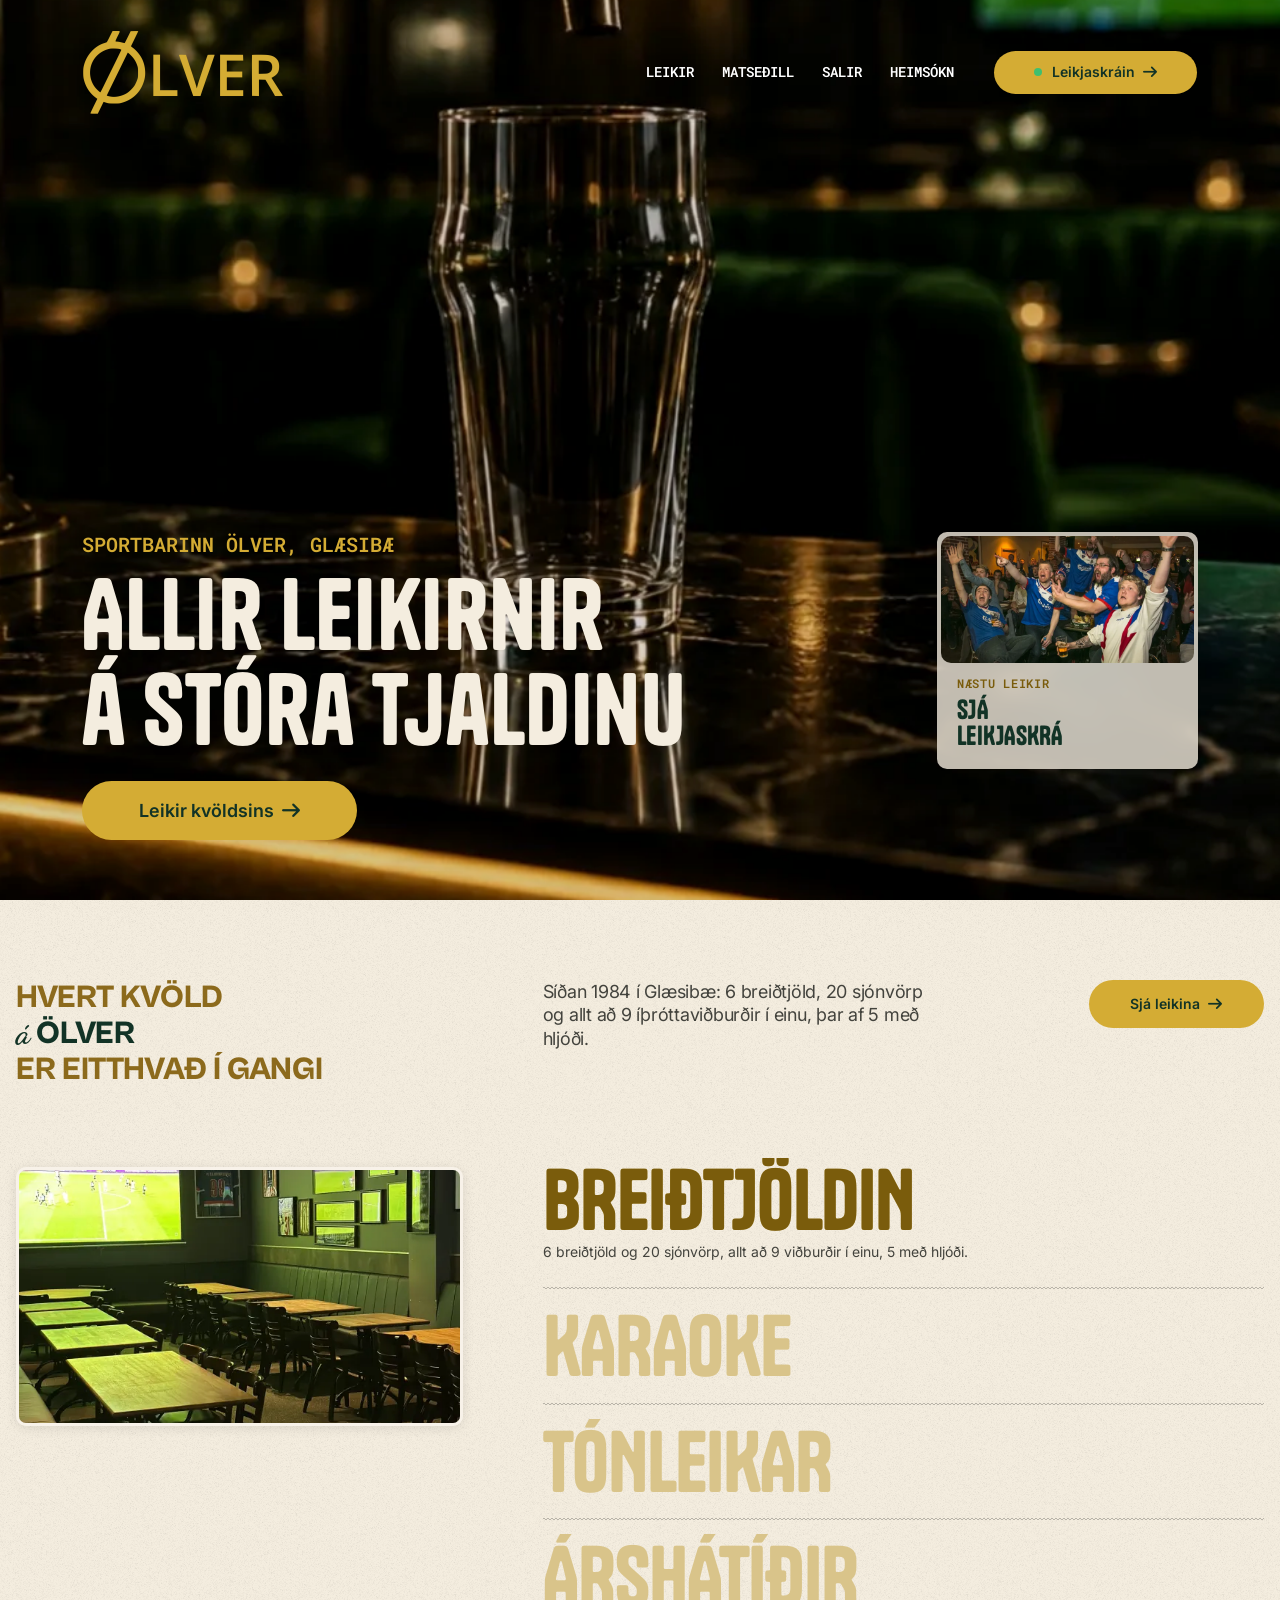
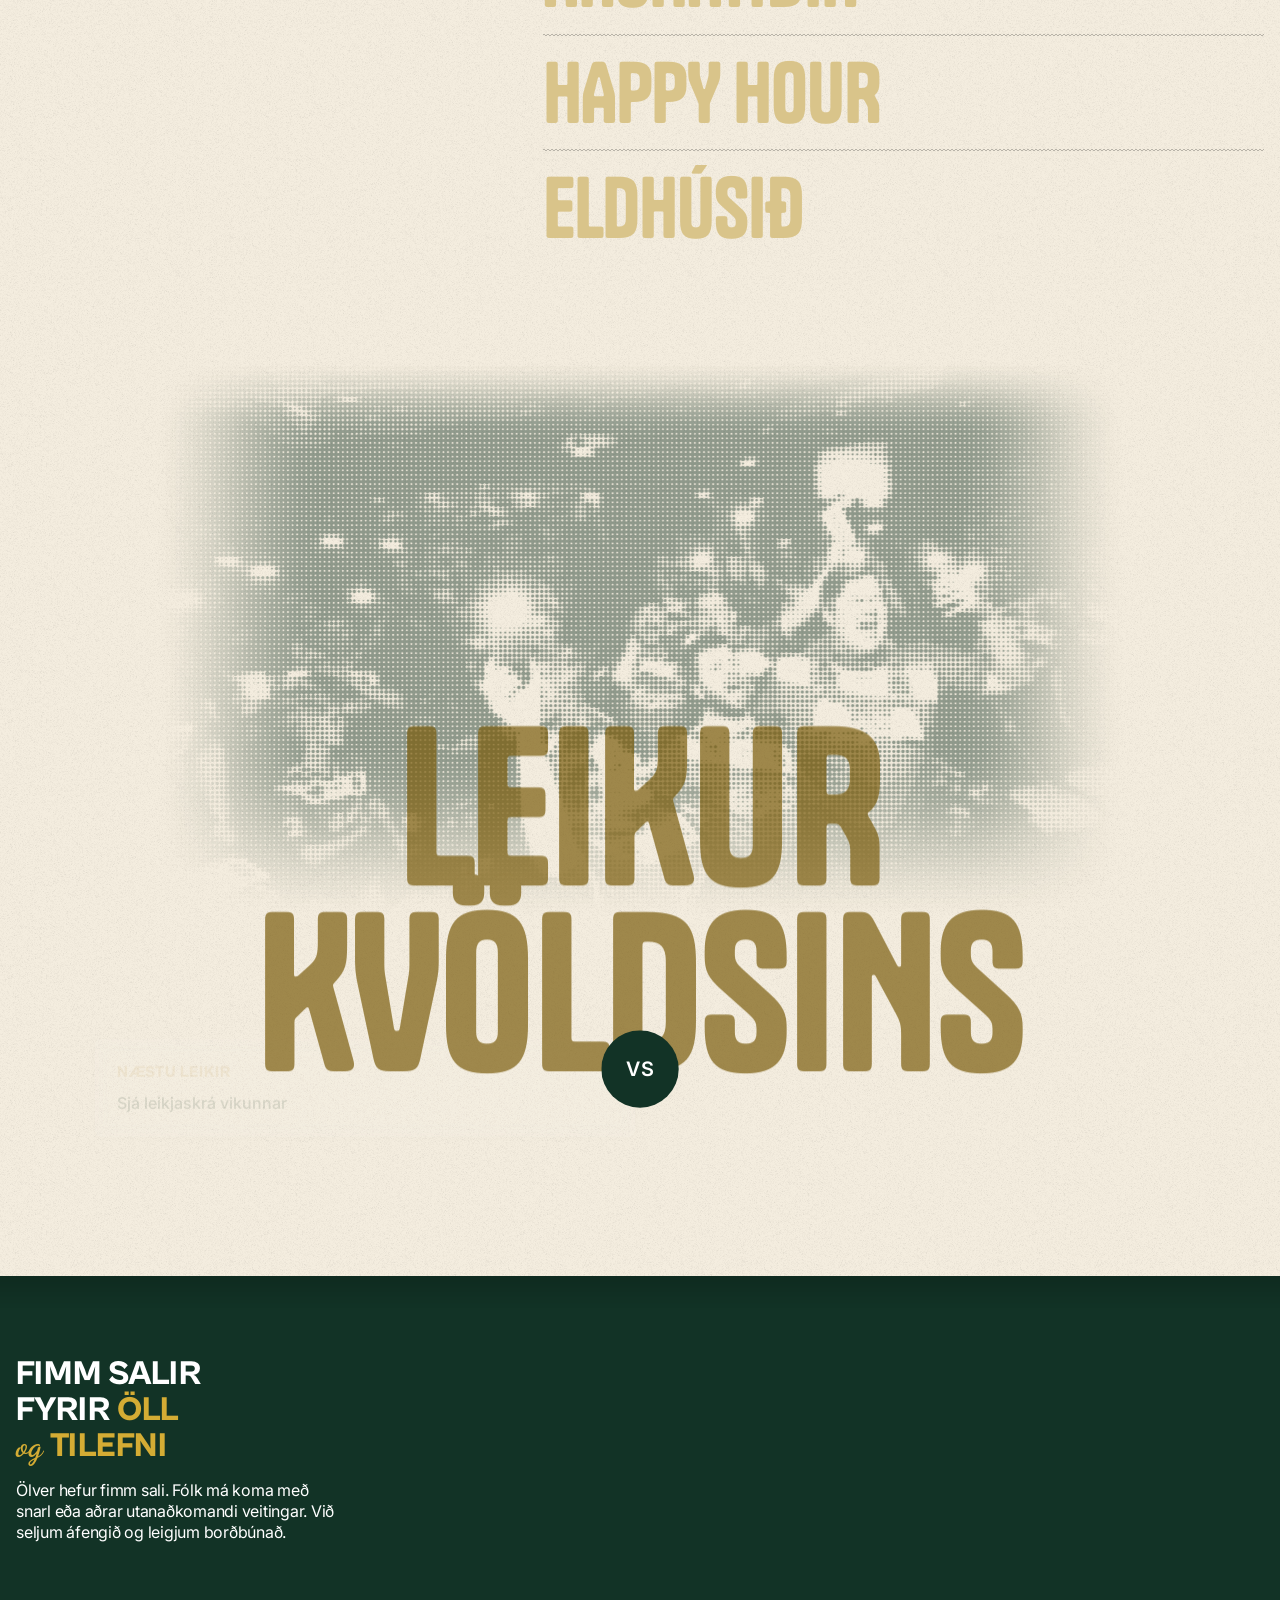
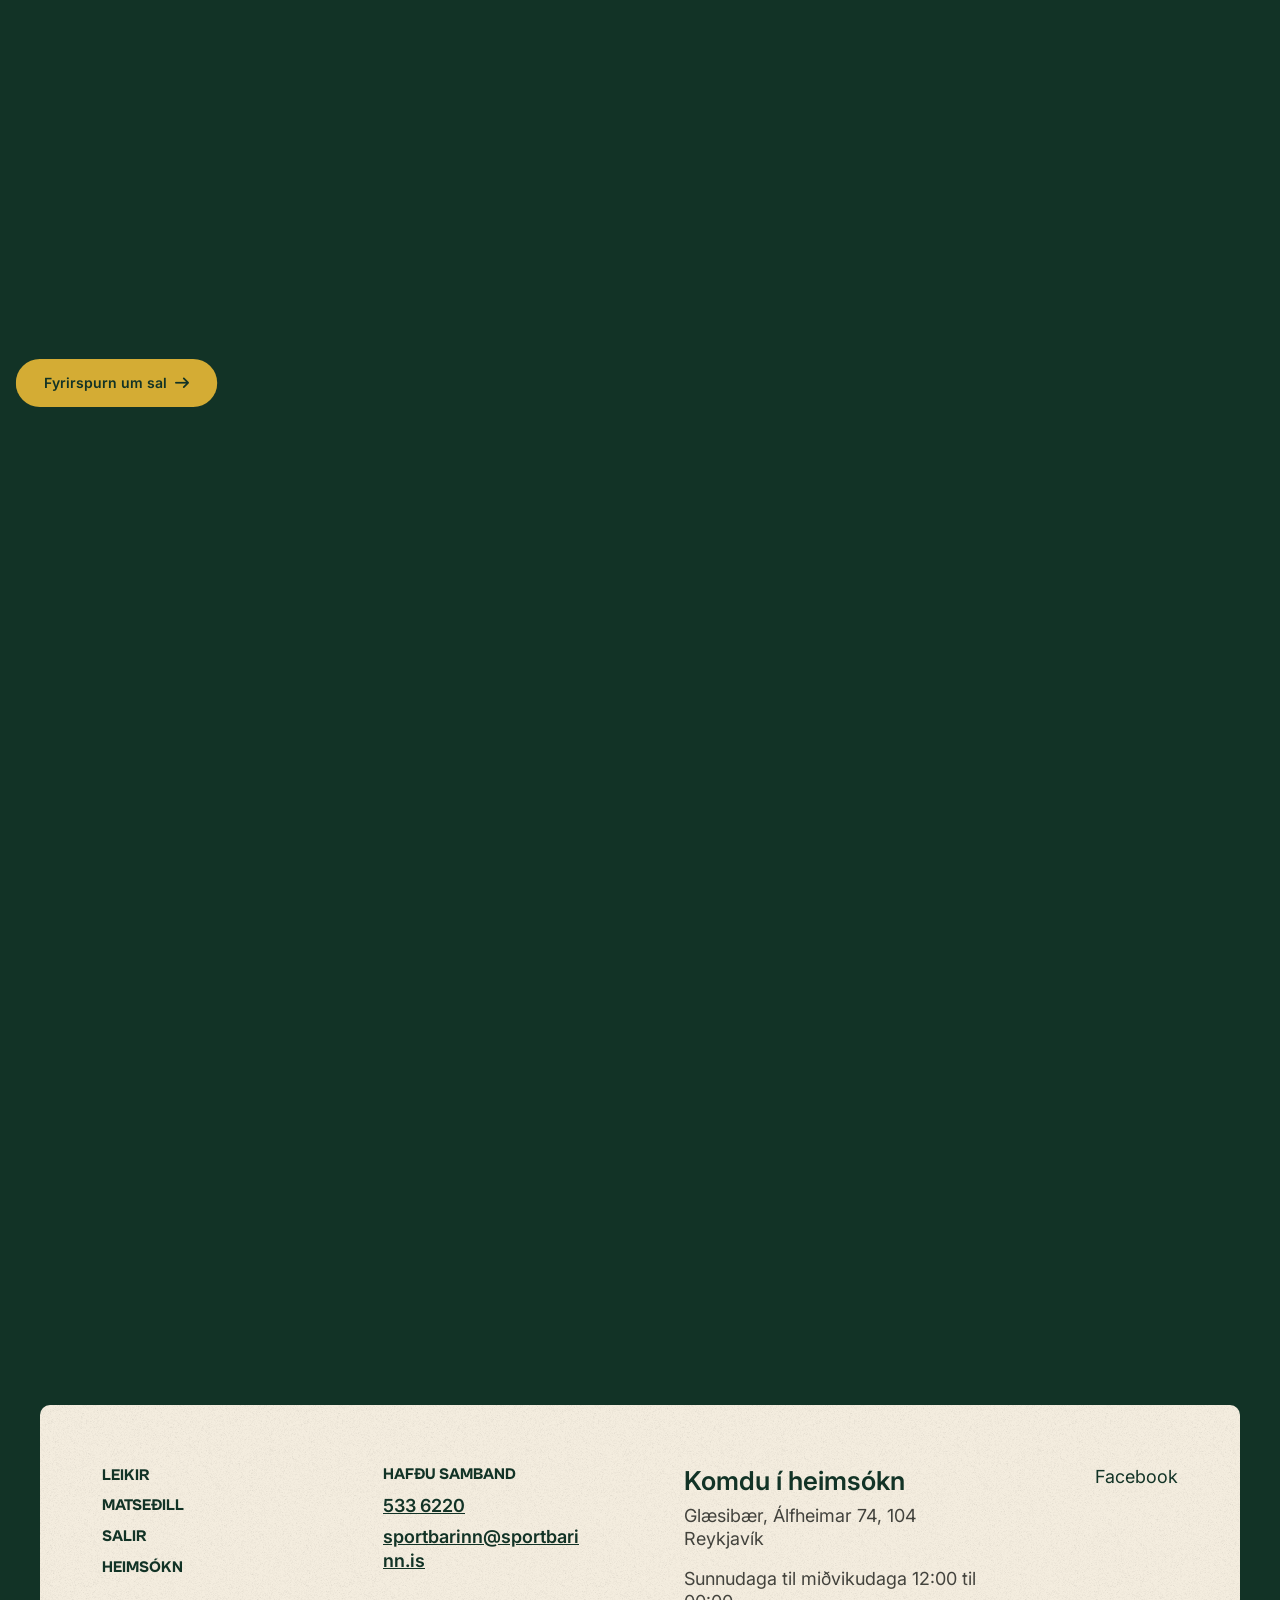
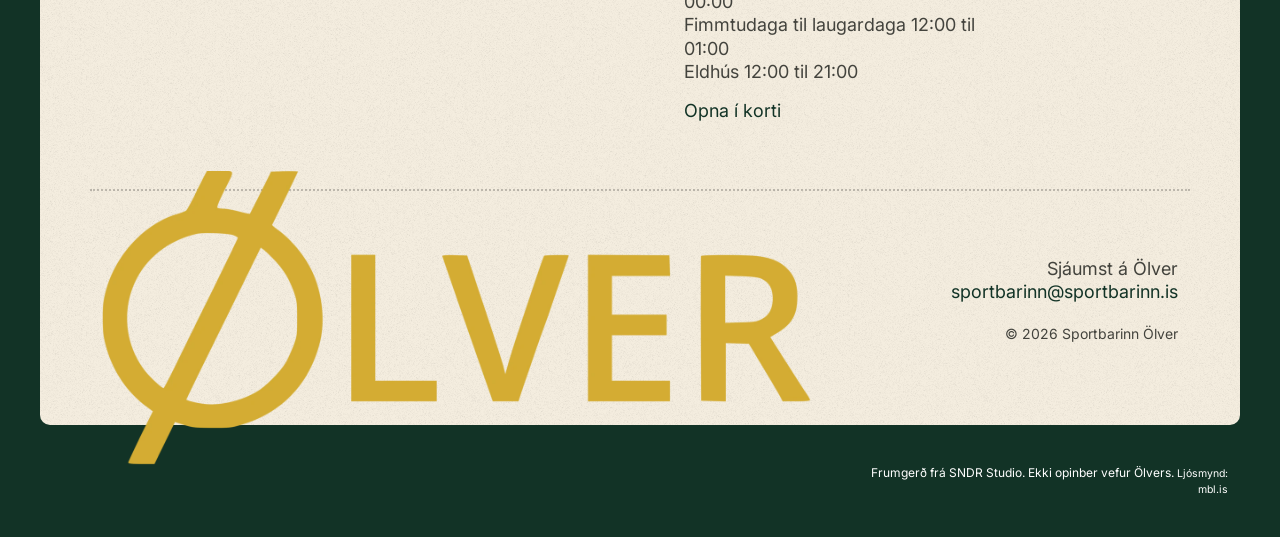
<file: index.html>
<!doctype html>
<html lang="is">
<head>
<meta charset="utf-8">
<meta name="viewport" content="width=device-width, initial-scale=1">
<title>Sportbarinn Ölver | Glæsibær, Álfheimar 74</title>
<meta name="description" content="Sportbarinn Ölver í Glæsibæ. Enski boltinn og stærstu leikirnir á breiðtjöldum, karaoke, tónleikar og salir til leigu.">
<link rel="icon" href="assets/favicon.svg" type="image/svg+xml">
<link rel="apple-touch-icon" href="assets/apple-touch-icon.png">
<script>/* focus-guard, _tools/focus-guard */
/* focus-guard: a focus ring only for people using a keyboard.

   The bug it ends: a menu, drawer or dialog opens and its FIRST link (or the dialog's close button)
   is outlined, as if it were selected. Cause: opening code calls first.focus(), or <dialog>.showModal()
   focuses the first control by itself. When nothing was focused before, the browser decides the ring is
   wanted. Safari never focuses a button on click and a touch tap never does either, so on iPhone,
   iPad and Safari the very first tap paints the ring. Chrome with a mouse hides it, which is why it
   passes the desktop check and then reappears on Sindri's phone.

   How: remember the last input kind on <html data-input="pointer|key"> and let focus-guard.css drop the
   ring while the last input was a pointer. Keyboard users keep every ring. Load before everything else
   (inline in <head>, ~400 bytes), no dependencies. Doc: _tools/focus-guard/README.md */
(function () {
  var root = document.documentElement;
  function set(v) { if (root.getAttribute('data-input') !== v) root.setAttribute('data-input', v); }
  addEventListener('pointerdown', function () { set('pointer'); }, true);
  addEventListener('keydown', function (e) {
    if (e.key === 'Shift' || e.key === 'Control' || e.key === 'Alt' || e.key === 'Meta') return;
    set('key');
  }, true);
})();

</script>
<link rel="stylesheet" href="assets/focus-guard.css">
<meta name="robots" content="noindex">
<link rel="preload" href="fonts/Tanker-Regular.woff2" as="font" type="font/woff2" crossorigin>
<link rel="preload" href="assets/pour-poster.webp" as="image" fetchpriority="high">
<link rel="stylesheet" href="css/variables.css">
<link rel="stylesheet" href="fontawesome/css/fontawesome.min.css">
<link rel="stylesheet" href="fontawesome/css/solid.min.css">
<link rel="stylesheet" href="css/site.min.css">
<link rel="stylesheet" href="css/theme-ui.css">
<link rel="stylesheet" href="css/feature-accordion.css">
<link rel="stylesheet" href="css/smooth-scroll.css">
<link rel="stylesheet" href="css/card-media.css">
<link rel="stylesheet" href="css/scroll-cards.css">
<link rel="stylesheet" href="css/olver.css">
<link rel="icon" type="image/png" sizes="32x32" href="icons/favicon-32.png">
<link rel="icon" type="image/png" sizes="48x48" href="icons/favicon-48.png">
</head>
<body class="home wp-singular page-template page-template-frontpage page-template-frontpage-php page page-id-10001 wp-theme-boomball-theme-2026 theme-boomball-theme-2026 woocommerce-no-js">
<a class="visually-hidden-focusable olver-skip" href="#efni">Fara í efni</a>

        <!--Bootstrap 5 Off-Canvas Menu-->
        <div class="mobile-slide-menu offcanvas offcanvas-start noise" tabindex="-1" id="offcanvasMenu" aria-label="Valmynd">
            <div class="offcanvas-header">
                <div class="new-logo">
                    <a class="off-logo image100" href="index.html">
                        <img src="assets/img/logo-gold.webp" alt="Sportbarinn Ölver">
                    </a>
                </div>
                <div class="close-column">
                    <div class="exit-text">Loka</div>
                    <div class="close-menu" data-bs-dismiss="offcanvas" aria-label="Loka valmynd" role="button" tabindex="0">
                        <i class="fa-solid fa-xmark" aria-hidden="true"></i>
                    </div>
                </div>
            </div>
            <div class="offcanvas-body">
                <div id="mobile-menu">
                    <ul id="menu-mobile-menu" class="navbar-nav me-auto mb-2 mb-md-0 "><li  id="menu-item-10017" class="menu-item menu-item-type-post_type menu-item-object-page nav-item nav-item-10017"><a href="leikir.html" class="nav-link ">Leikir</a></li>
<li  id="menu-item-10016" class="menu-item menu-item-type-post_type menu-item-object-page nav-item nav-item-10016"><a href="matsedill.html" class="nav-link ">Matseðill</a></li>
<li  id="menu-item-10015" class="menu-item menu-item-type-post_type menu-item-object-page nav-item nav-item-10015"><a href="#home-preshow" class="nav-link ">Salir</a></li>
<li  id="menu-item-448" class="menu-item menu-item-type-post_type menu-item-object-page nav-item nav-item-448"><a href="#heimsokn" class="nav-link ">Heimsókn</a></li>
</ul>                </div>
                 <div class="site-button pink text-center off-button"><a href="leikir.html">Leikjaskráin</a></div>
            </div>
        </div>
       
    <!--Main Navbar & CTA Banner - Sticky Header-->
    <div class="sticky-top" style="z-index:8000;">
        <!--Main Navbar-->
                <div class="main-nav" >
                <div class="container scroll-header">
                    <div class="nav-row">
                        <div class="logo-nav-column">
                            <a class="header-logo image100" href="index.html">
                        <img src="assets/img/logo-gold.webp" alt="Sportbarinn Ölver">
                    </a>
                        </div>
                        <div class="menu-nav-column menu-column">
                            <div class="header-menu capitals">
                                <ul id="menu-main-menu" class="header-menu-list "><li  id="menu-item-10012" class="menu-item menu-item-type-post_type menu-item-object-page nav-item nav-item-10012"><a href="leikir.html" class="nav-link ">Leikir</a></li>
<li  id="menu-item-10013" class="menu-item menu-item-type-post_type menu-item-object-page nav-item nav-item-10013"><a href="matsedill.html" class="nav-link ">Matseðill</a></li>
<li  id="menu-item-10014" class="menu-item menu-item-type-post_type menu-item-object-page nav-item nav-item-10014"><a href="#home-preshow" class="nav-link ">Salir</a></li>
<li  id="menu-item-155" class="menu-item menu-item-type-post_type menu-item-object-page nav-item nav-item-155"><a href="#heimsokn" class="nav-link ">Heimsókn</a></li>
</ul>                            </div>
                            <div class="cart-menu-wrapper">
                                                            </div>
                            <div class="site-button radius100 pink header-button">
                                <a href="leikir.html" aria-label="Leikjaskráin"><span class="olver-open" data-open-now aria-hidden="true"></span>Leikjaskráin</a>
                            </div>
                            <div id="offcanvas-button" data-bs-toggle="offcanvas" data-bs-target="#offcanvasMenu" aria-controls="offcanvasMenu" aria-expanded="false" aria-label="Opna valmynd" role="button" tabindex="0">
                                <i class="fa-solid fa-bars" aria-hidden="true"></i>
                            </div>
                        </div>
                    </div>
                </div>
        </div>

        
            </div>
    <script>
        // Set --header-height before the hero banner renders so it doesn't
        // jump up once the footer scripts run (custom.js keeps it updated after this)
        (function () {
            var header = document.querySelector('.sticky-top');
            if (header) {
                // Fractional height, matching custom.js; offsetHeight rounds and leaves a sliver above the hero
                document.documentElement.style.setProperty('--header-height', header.getBoundingClientRect().height + 'px');
            }
        })();
    </script>

    <section class="hero-banner" id="efni" tabindex="-1">
        <div class="hero-banner__background"
                          data-overlay="0.15">

                            <video class="hero-banner__video" src="assets/pour.mp4" autoplay muted playsinline disablepictureinpicture disableremoteplayback aria-hidden="true" tabindex="-1"
                    poster="assets/pour-poster.webp"></video>
            
            <div class="hero-banner__overlay" style="opacity: 0.15;"></div>

        </div><!-- .hero-banner__background -->

                <div class="container hero-content">
            <div class="row">
                <div class="col-lg-9">
                                            <div class="pre-title capitals reveal-up reveal-delay-4">Sportbarinn Ölver, Glæsibæ</div>
                    
                                            <h1 class="hero-title reveal-words reveal-delay-2">Allir leikirnir <br>á stóra tjaldinu</h1>
                    
                                            <div class="site-button pink reveal-pop reveal-delay-5 button-lg">
                            <a href="leikir.html">Leikir kvöldsins</a>
                        </div>
                                    </div>
                                <div class="col-lg-3">
                    <div class="hero-modal-section site-radius reveal-up reveal-delay-6">
                        <div class="row gx-0">
                            <div class="col-lg-12 col-4">
                                <div class="modal-section-image image100">
                                                                            <a href="leikir.html" class="hero-video-trigger site-radius" aria-label="19:45 Everton gegn Newcastle, Deildabikar">
                                            <img src="assets/img/MBL0281602-scaled-800.webp" class="hero-video-trigger__image"
                                                alt="Stuðningsmenn fagna á Ölver">
                                        </a>
                                                                    </div>
                            </div>
                            <div class="col-lg-12 col-8">
                                <div class="modal-hero-column">
                                                                            <div class="modal-pre-title capitals">19:45 í kvöld · Deildabikar</div>
                                    
                                                                            <h4 class="modal-section-title capitals">Everton <br>gegn Newcastle</h4>
                                                                    </div>
                            </div>
                        </div>
                    </div>
                </div>
                            </div>
        </div>
    </section><!-- .hero-banner -->

<section id="home-innings"
    class="bb-feature"
    data-feature-accordion
    data-feature-scroll="false"
    data-item-count="6"
    aria-labelledby="home-innings-heading">
    <div class="container bb-feature__container">
                <div class="row bb-feature__intro">
            <div class="col-lg-5">
                                    <h2 id="home-innings-heading" class="bb-rich-heading reveal-up reveal-delay-2"><span class="bb-heading-line bb-text-gold">HVERT KVÖLD</span><span class="bb-heading-line bb-text-blue"> <span class="bb-type-script">á</span> ÖLVER</span> <span class="bb-heading-line bb-text-gold">ER EITTHVAÐ Í GANGI</span></h2>
                            </div>
            <div class="col-lg-4">
                <div class="bb-feature__intro-copy reveal-up reveal-delay-4"><p>Síðan 1984 í Glæsibæ: 6 breiðtjöld, 20 sjónvörp og allt að 9 íþróttaviðburðir í einu, þar af 5 með hljóði.</p>
</div>
            </div>
                            <div class="col-lg-3 d-flex justify-content-lg-end align-items-start">
                    <div class="site-button pink bb-button--standard">
                        <a class="reveal-pop reveal-delay-3" href="leikir.html"
                            >Sjá leikina</a>
                    </div>
                </div>
                    </div>
                <div class="row bb-feature__body">
            <div class="col-lg-5 bb-feature__rail d-none d-lg-block">
                <div class="bb-feature__stage" data-feature-stage></div>
            </div>
            <div class="col-lg-7">
                <div class="bb-feature__list">
                                            <article class="bb-feature__item reveal-slide" data-feature-item>
                            <div id="home-innings-item-1-media" class="bb-feature__media" data-feature-media>
                                <div class="bb-feature__media-inner"><div class="bb-feature__visual"><img class="bb-feature__video" src="assets/img/Nyi-salur2-scaled-800.webp" alt="Salur með breiðtjöldum og sjónvörpum á Ölver"></div></div>
                            </div>
                            <h3 class="bb-feature__title">
                                <button type="button"
                                    id="home-innings-item-1-trigger"
                                    class="bb-feature__trigger"
                                    aria-expanded="true"
                                    aria-controls="home-innings-item-1-media home-innings-item-1-panel"
                                    data-feature-trigger><span class="bb-feature__label">Breiðtjöldin</span></button>
                            </h3>
                            <div id="home-innings-item-1-panel"
                                class="bb-feature__panel"
                                aria-labelledby="home-innings-item-1-trigger"
                                data-feature-panel>
                                                                    <div class="bb-feature__description"><p>6 breiðtjöld og 20 sjónvörp, allt að 9 viðburðir í einu, 5 með hljóði.</p>
</div>
                                                            </div>
                        </article>
                                            <article class="bb-feature__item reveal-slide" data-feature-item>
                            <div id="home-innings-item-2-media" class="bb-feature__media" data-feature-media>
                                <div class="bb-feature__media-inner"><div class="bb-feature__visual"><img class="bb-feature__video" src="assets/img/003-KARA_BROLL-1-800.webp" alt="Hljóðnemi fyrir karaoke á Ölver"></div></div>
                            </div>
                            <h3 class="bb-feature__title">
                                <button type="button"
                                    id="home-innings-item-2-trigger"
                                    class="bb-feature__trigger"
                                    aria-expanded="true"
                                    aria-controls="home-innings-item-2-media home-innings-item-2-panel"
                                    data-feature-trigger><span class="bb-feature__label">Karaoke</span></button>
                            </h3>
                            <div id="home-innings-item-2-panel"
                                class="bb-feature__panel"
                                aria-labelledby="home-innings-item-2-trigger"
                                data-feature-panel>
                                                                    <div class="bb-feature__description"><p>Stóri og Litli salurinn eru með karaoke. Minnsti salurinn er fyrir fundi eða karaoke.</p>
</div>
                                                            </div>
                        </article>
                                            <article class="bb-feature__item reveal-slide" data-feature-item>
                            <div id="home-innings-item-3-media" class="bb-feature__media" data-feature-media>
                                <div class="bb-feature__media-inner"><div class="bb-feature__visual"><img class="bb-feature__video" src="assets/img/33-800.webp" alt="Tónleikasvið á Ölver"></div></div>
                            </div>
                            <h3 class="bb-feature__title">
                                <button type="button"
                                    id="home-innings-item-3-trigger"
                                    class="bb-feature__trigger"
                                    aria-expanded="true"
                                    aria-controls="home-innings-item-3-media home-innings-item-3-panel"
                                    data-feature-trigger><span class="bb-feature__label">Tónleikar</span></button>
                            </h3>
                            <div id="home-innings-item-3-panel"
                                class="bb-feature__panel"
                                aria-labelledby="home-innings-item-3-trigger"
                                data-feature-panel>
                                                                    <div class="bb-feature__description"><p>Stóri salurinn er með glænýju hljóðkerfi fyrir tónleika og fyrirlestra.</p>
</div>
                                                            </div>
                        </article>
                                            <article class="bb-feature__item reveal-slide" data-feature-item>
                            <div id="home-innings-item-4-media" class="bb-feature__media" data-feature-media>
                                <div class="bb-feature__media-inner"><div class="bb-feature__visual"><img class="bb-feature__video" src="assets/img/0q-3584-scaled-800.webp" alt="Borð og stólar í Stóra salnum á Ölver"></div></div>
                            </div>
                            <h3 class="bb-feature__title">
                                <button type="button"
                                    id="home-innings-item-4-trigger"
                                    class="bb-feature__trigger"
                                    aria-expanded="true"
                                    aria-controls="home-innings-item-4-media home-innings-item-4-panel"
                                    data-feature-trigger><span class="bb-feature__label">Árshátíðir</span></button>
                            </h3>
                            <div id="home-innings-item-4-panel"
                                class="bb-feature__panel"
                                aria-labelledby="home-innings-item-4-trigger"
                                data-feature-panel>
                                                                    <div class="bb-feature__description"><p>Bjórkvöld, árshátíðir og pub quiz. Kútar frá Ölgerðinni: Gull, Gull Lite, Tuborg eða Classic, 52.500 kr, 25 lítrar.</p>
</div>
                                                            </div>
                        </article>
                                            <article class="bb-feature__item reveal-slide" data-feature-item>
                            <div id="home-innings-item-5-media" class="bb-feature__media" data-feature-media>
                                <div class="bb-feature__media-inner"><div class="bb-feature__visual"><img class="bb-feature__video" src="assets/img/02_OLVER-800.webp" alt="Bjórkranar á barnum á Ölver"></div></div>
                            </div>
                            <h3 class="bb-feature__title">
                                <button type="button"
                                    id="home-innings-item-5-trigger"
                                    class="bb-feature__trigger"
                                    aria-expanded="true"
                                    aria-controls="home-innings-item-5-media home-innings-item-5-panel"
                                    data-feature-trigger><span class="bb-feature__label">Happy hour</span></button>
                            </h3>
                            <div id="home-innings-item-5-panel"
                                class="bb-feature__panel"
                                aria-labelledby="home-innings-item-5-trigger"
                                data-feature-panel>
                                                                    <div class="bb-feature__description"><p>Mánudaga til föstudaga 15:00 til 19:00, allur bjór á krana 1.100 kr.</p>
</div>
                                                            </div>
                        </article>
                                            <article class="bb-feature__item reveal-slide" data-feature-item>
                            <div id="home-innings-item-6-media" class="bb-feature__media" data-feature-media>
                                <div class="bb-feature__media-inner"><div class="bb-feature__visual"><img class="bb-feature__video" src="assets/img/21-scaled-800.webp" alt="Ölversborgari með frönskum"></div></div>
                            </div>
                            <h3 class="bb-feature__title">
                                <button type="button"
                                    id="home-innings-item-6-trigger"
                                    class="bb-feature__trigger"
                                    aria-expanded="true"
                                    aria-controls="home-innings-item-6-media home-innings-item-6-panel"
                                    data-feature-trigger><span class="bb-feature__label">Eldhúsið</span></button>
                            </h3>
                            <div id="home-innings-item-6-panel"
                                class="bb-feature__panel"
                                aria-labelledby="home-innings-item-6-trigger"
                                data-feature-panel>
                                                                    <div class="bb-feature__description"><p><a href="matsedill.html">Opið 12:00 til 21:00 alla daga, fyrr þegar leikir eru í gangi. Borgarar, vængir og pizza.</a></p>
</div>
                                                            </div>
                        </article>
                                    </div>
            </div>
        </div>
    </div>
</section>




<section id="home-teams" class="home-teams" data-teams>
    <div class="container">

                <div class="home-teams__hero" data-teams-hero>
                            <img class="home-teams__image" src="assets/img/vs-crowd.webp" srcset="assets/img/vs-crowd.webp 1296w" sizes="(min-width: 1400px) 1296px, 100vw" width="1296" height="751" alt="" loading="lazy" decoding="async" data-teams-image>
                                        <h2 class="home-teams__title" data-teams-title>Leikur <br>kvöldsins</h2>
                    </div>
        
                <div class="home-teams__matchup" data-teams-matchup>
            <div class="home-teams__team home-teams__team--llamas" data-teams-card>
                                    <h3 class="home-teams__team-title">Everton</h3>
                                                    <div class="home-teams__team-text"><p>Heimalið. Fimmtudagur kl. 19:45</p>
</div>
                            </div>

            <div class="home-teams__vs" aria-hidden="true" data-teams-vs>VS</div>

            <div class="home-teams__team home-teams__team--chaos" data-teams-card>
                                    <h3 class="home-teams__team-title">Newcastle</h3>
                                                    <div class="home-teams__team-text"><p>Gestirnir. Deildabikar, í beinni á Ölver</p>
</div>
                            </div>
        </div>
        
                <div class="site-button blue home-teams__button" data-teams-button>
            <a href="leikir.html">Allir leikir vikunnar</a>
        </div>
        
    </div>
</section>
<section id="home-preshow" class="bb-scroll-cards" data-scroll-cards
    aria-labelledby="home-preshow-heading">
    <div class="container bb-scroll-cards__container">
        <div class="bb-scroll-cards__viewport" data-scroll-viewport>
            <div class="row g-0 bb-scroll-cards__layout">
                <div class="col-lg-4 bb-scroll-cards__intro" data-scroll-intro>
                    <div>
                                                    <h2 id="home-preshow-heading" class="bb-rich-heading reveal-up reveal-delay-2"><span class="bb-heading-line">FIMM SALIR</span><span class="bb-heading-line">FYRIR <span class="bb-text-pink">ÖLL</span></span><span class="bb-heading-line bb-text-pink"><span class="bb-type-script">og</span> TILEFNI</span></h2>
                                                <div class="bb-scroll-cards__intro-copy reveal-up reveal-delay-4"><p>Ölver hefur fimm sali. Fólk má koma með snarl eða aðrar utanaðkomandi veitingar. Við seljum áfengið og leigjum borðbúnað.</p>
</div>
                    </div>
                                            <div class="site-button pink bb-button--standard bb-scroll-cards__button">
                            <a class="reveal-pop reveal-delay-3" href="mailto:sportbarinn@sportbarinn.is?subject=Fyrirspurn%20um%20sal"
                                >Fyrirspurn um sal</a>
                        </div>
                                    </div>
                <div class="col-lg-8 bb-scroll-cards__rail" data-scroll-rail>
                    <div class="bb-scroll-cards__track" data-scroll-track>
                                                    <article class="bb-scroll-card" data-scroll-card aria-labelledby="home-preshow-card-1-title">
                                <div class="bb-scroll-card__media">
    <img width="2000" height="1056" src="assets/img/storsalur-scaled.webp" class="bb-scroll-card__image" alt="Stóri salurinn á Ölver" loading="lazy" decoding="async" sizes="auto, (min-width: 1312px) 840px, (min-width: 992px) 64vw, calc(100vw - 40px)" srcset="assets/img/storsalur-scaled-800.webp 800w, assets/img/storsalur-scaled.webp 2000w" /></div>
                                <div class="bb-scroll-card__caption">
                                    <h3 id="home-preshow-card-1-title" class="bb-scroll-card__title">Stóri salurinn</h3>
                                                                            <div class="bb-scroll-card__description"><p>150 til borðs, 200 standandi. Skjávarpar og glænýtt hljóðkerfi fyrir karaoke, tónleika og fyrirlestra. <a href="mailto:sportbarinn@sportbarinn.is?subject=Fyrirspurn%20um%20St%C3%B3ra%20salinn">Senda fyrirspurn</a></p>
</div>
                                                                    </div>
                            </article>
                                                    <article class="bb-scroll-card" data-scroll-card aria-labelledby="home-preshow-card-2-title">
                                <div class="bb-scroll-card__media">
    <img width="1500" height="2000" src="assets/img/Litli-salur-scaled.webp" class="bb-scroll-card__image" alt="Litli salurinn á Ölver" loading="lazy" decoding="async" sizes="auto, (min-width: 1312px) 840px, (min-width: 992px) 64vw, calc(100vw - 40px)" srcset="assets/img/Litli-salur-scaled-800.webp 600w, assets/img/Litli-salur-scaled.webp 1500w" /></div>
                                <div class="bb-scroll-card__caption">
                                    <h3 id="home-preshow-card-2-title" class="bb-scroll-card__title">Litli salurinn</h3>
                                                                            <div class="bb-scroll-card__description"><p>Um 40 manns. Skjávarpi og hljóðkerfi fyrir karaoke. <a href="mailto:sportbarinn@sportbarinn.is?subject=Fyrirspurn%20um%20Litla%20salinn">Senda fyrirspurn</a></p>
</div>
                                                                    </div>
                            </article>
                                                    <article class="bb-scroll-card" data-scroll-card aria-labelledby="home-preshow-card-3-title">
                                <div class="bb-scroll-card__media">
    <img width="2000" height="1500" src="assets/img/VIP--scaled.webp" class="bb-scroll-card__image" alt="Minnsti salurinn á Ölver" loading="lazy" decoding="async" sizes="auto, (min-width: 1312px) 840px, (min-width: 992px) 64vw, calc(100vw - 40px)" srcset="assets/img/VIP--scaled-800.webp 800w, assets/img/VIP--scaled.webp 2000w" /></div>
                                <div class="bb-scroll-card__caption">
                                    <h3 id="home-preshow-card-3-title" class="bb-scroll-card__title">Minnsti salurinn</h3>
                                                                            <div class="bb-scroll-card__description"><p>15 manns. Fyrir fundi eða karaoke. <a href="mailto:sportbarinn@sportbarinn.is?subject=Fyrirspurn%20um%20Minnsta%20salinn">Senda fyrirspurn</a></p>
</div>
                                                                    </div>
                            </article>
                                            </div>
                </div>
            </div>
        </div>
    </div>
</section>
<footer class="site-footer" id="heimsokn">
    <div class="footer-main site-radius noise">
        <div class="container-fluid">
            <div class="row gx-5">
                <div class="col-lg-3 col-md-4 footer-first-column order-md-1 order-2">
                    <!-- Menu -->
                    <div class="footer-menu-wrapper mb-4">
                        <nav class="footer-nav"><ul id="menu-footer-menu" class="footer-menu-list"><li id="menu-item-10021" class="menu-item menu-item-type-post_type menu-item-object-page menu-item-10021"><a href="leikir.html">Leikir</a></li>
<li id="menu-item-10020" class="menu-item menu-item-type-post_type menu-item-object-page menu-item-10020"><a href="matsedill.html">Matseðill</a></li>
<li id="menu-item-10019" class="menu-item menu-item-type-post_type menu-item-object-page menu-item-10019"><a href="#home-preshow">Salir</a></li>
<li id="menu-item-10018" class="menu-item menu-item-type-post_type menu-item-object-page menu-item-10018"><a href="#heimsokn">Heimsókn</a></li>
</ul></nav>                    </div>
                    
                                                                
                                    </div>
                <div class="col-lg-3 col-md-4 order-3">
                    <!-- Content Sections (stacked vertically) -->
                                                                        <div class="footer-content-section">
                                                                    <h4 class="footer-section-title capitals">Hafðu samband</h4>
                                                                                                    <div class="footer-section-content">
                                        <p><a href="tel:5336220">533 6220</a></p>
<p><a href="mailto:sportbarinn@sportbarinn.is">sportbarinn@sportbarinn.is</a></p>
                                    </div>
                                                            </div>
                                                            </div>
                    
                

                <!-- Third Column: Form -->
                <div class="col-lg-4 order-lg-3 order-4">
                                                                <div class="footer-form-wrapper">
                                                                                        <div class="footer-form">
                                    <h3>Komdu í heimsókn</h3>
                                    <p>Glæsibær, Álfheimar 74, 104 Reykjavík</p>
                                    <p>Sunnudaga til miðvikudaga 12:00 til 00:00<br>Fimmtudaga til laugardaga 12:00 til 01:00<br>Eldhús 12:00 til 21:00</p>
                                    <p><a href="https://maps.google.com/?q=Álfheimar+74,+104+Reykjavík" target="_blank" rel="noopener">Opna í korti</a></p>                                </div>
                                                    </div>
                                                                
                                    </div>

                <!-- 4th Column: Social Media Icons -->
                <div class="col-lg-2 col-md-4 order-lg-4 order-md-3 order-1">
                                            <div class="footer-social-links">
                                    <a href="https://www.facebook.com/sportbarinn.is" target="_blank" rel="noopener noreferrer" class="footer-social-link">Facebook</a>
                                </div>
                                    </div>
            </div>

            <!-- Ölver Logo & Contact Row -->
            <div class="row footer-logo-row align-items-center">
                <div class="col-lg-8 mb-4 mb-lg-0 text-center text-lg-start order-lg-1 order-2">
                                            <div class="footer-boomball-logo">
                            <img loading="lazy" src="assets/img/logo-gold.webp" alt="Sportbarinn Ölver" />
                        </div>
                                    </div>

                <div class="col-lg-4 text-lg-end order-lg-2 order-1">
                                                                <p class="footer-inbox-text">Sjáumst á Ölver</p>
                                                                <a href="mailto:sportbarinn@sportbarinn.is" class="footer-contact-email">sportbarinn@sportbarinn.is</a>
                                        <p class="copyright-text">© 2026 Sportbarinn Ölver</p>
                </div>
            </div>
        </div>
    </div>

    <!-- Copyright & Disclaimer Bar -->
    <div class="footer-copyright">
        <div class="container-fluid">
            <div class="row d-flex justify-content-end">
                <div class="col-lg-4">
                                            <p class="disclaimer-text">Frumgerð frá SNDR Studio. Ekki opinber vefur Ölvers. <small>Ljósmynd: mbl.is</small></p>
                                    </div>
            </div>
        </div>
    </div>
</footer>
<script src="js/olver.js"></script>
<script src="js/jquery.min.js"></script>
<script src="js/gsap.min.js"></script>
<script src="js/gsap-scrolltrigger.min.js"></script>
<script src="js/st-refresh.js"></script>
<script src="js/gsap-scrollto.min.js"></script>
<script src="js/site.min.js"></script>
<script src="js/components/feature-accordion.js"></script>
<script src="js/components/smooth-scroll.js"></script>
<script src="js/components/reveal.js"></script>
<script src="js/components/card-media.js"></script>
<script src="js/components/scroll-cards.js"></script>
<script src="js/components/home-teams.js"></script>
</body>
</html>
</file>
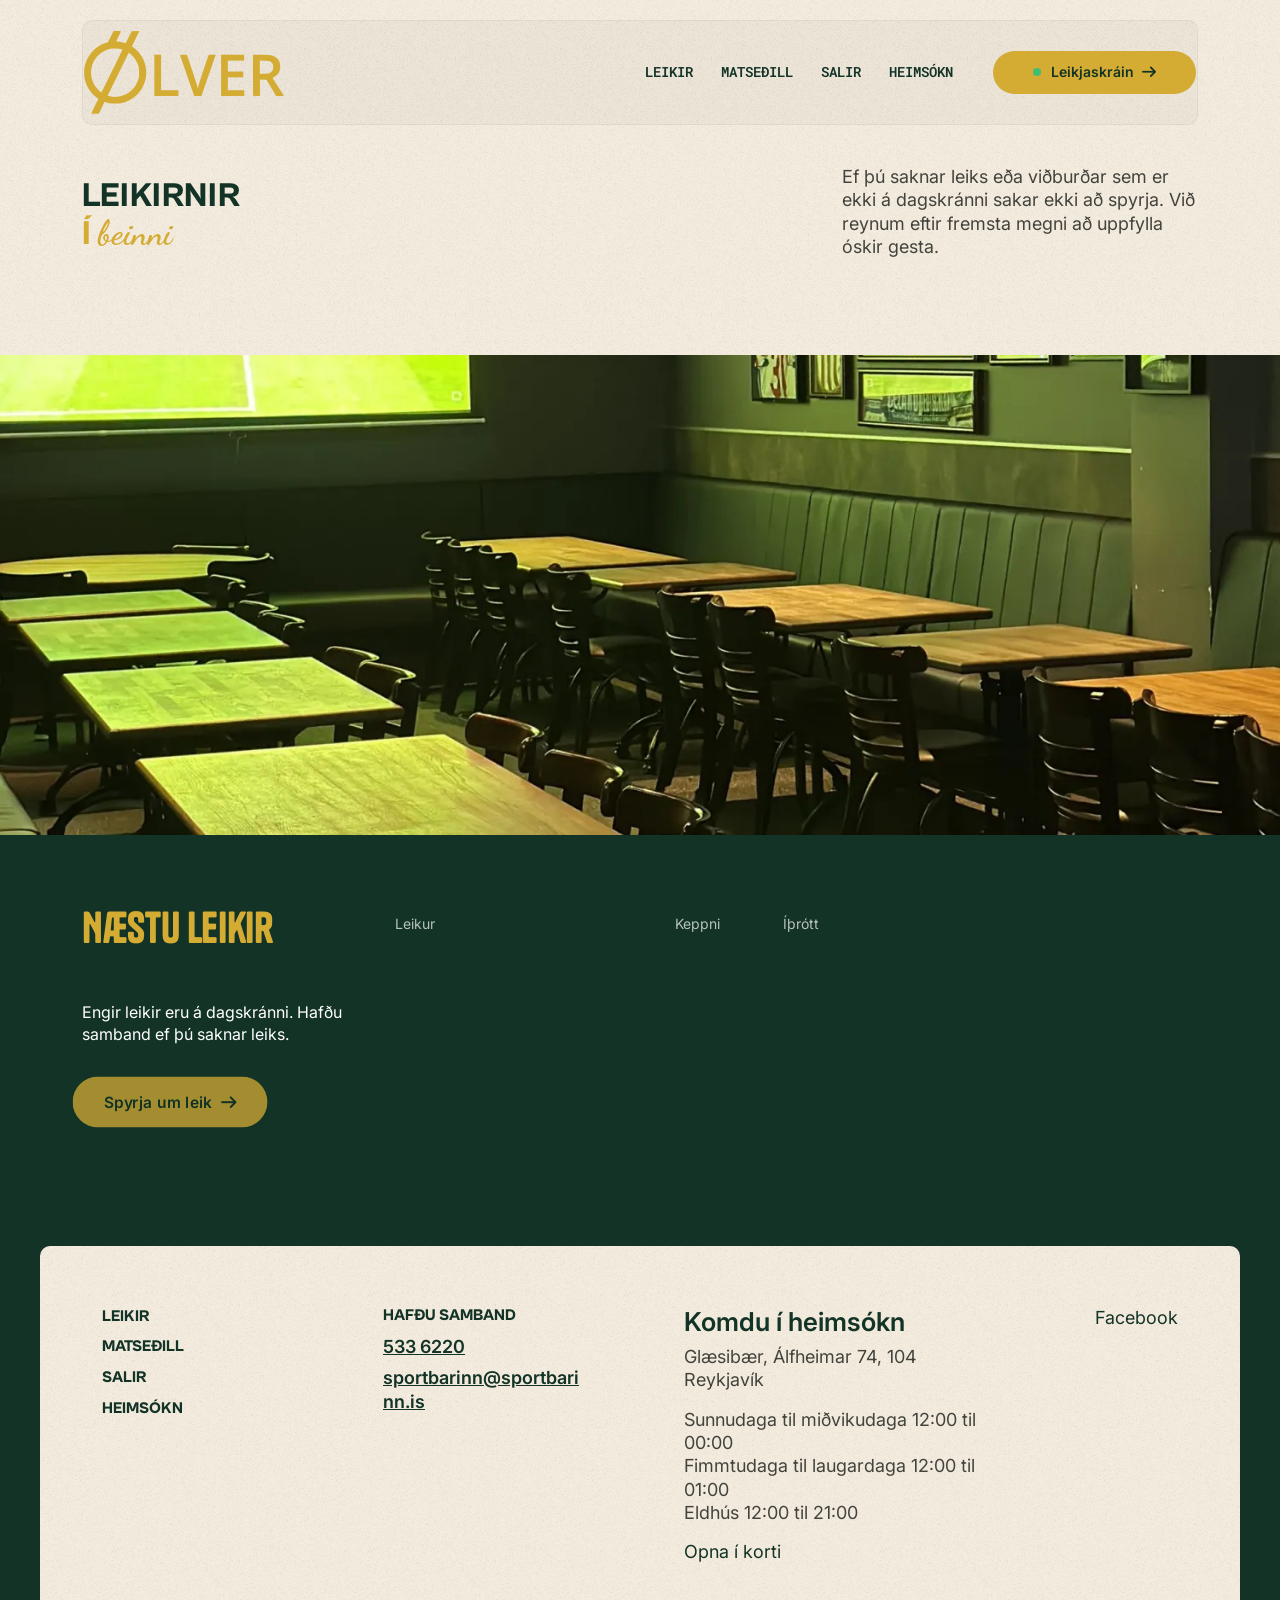
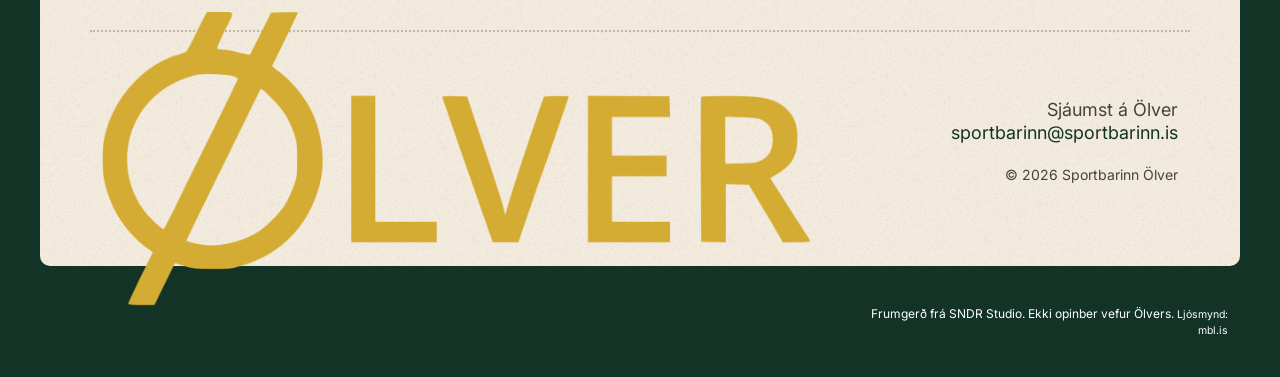
<file: leikir.html>
<!doctype html>
<html lang="is">
<head>
<meta charset="utf-8">
<meta name="viewport" content="width=device-width, initial-scale=1">
<title>Leikir á Ölver | Sportbarinn Ölver</title>
<meta name="description" content="Leikir í beinni á Ölver. Sjáðu leikjaskrána og hafðu samband ef þú saknar leiks eða viðburðar.">
<link rel="icon" href="assets/favicon.svg" type="image/svg+xml">
<link rel="apple-touch-icon" href="assets/apple-touch-icon.png">
<script>/* focus-guard, _tools/focus-guard */
/* focus-guard: a focus ring only for people using a keyboard.

   The bug it ends: a menu, drawer or dialog opens and its FIRST link (or the dialog's close button)
   is outlined, as if it were selected. Cause: opening code calls first.focus(), or <dialog>.showModal()
   focuses the first control by itself. When nothing was focused before, the browser decides the ring is
   wanted. Safari never focuses a button on click and a touch tap never does either, so on iPhone,
   iPad and Safari the very first tap paints the ring. Chrome with a mouse hides it, which is why it
   passes the desktop check and then reappears on Sindri's phone.

   How: remember the last input kind on <html data-input="pointer|key"> and let focus-guard.css drop the
   ring while the last input was a pointer. Keyboard users keep every ring. Load before everything else
   (inline in <head>, ~400 bytes), no dependencies. Doc: _tools/focus-guard/README.md */
(function () {
  var root = document.documentElement;
  function set(v) { if (root.getAttribute('data-input') !== v) root.setAttribute('data-input', v); }
  addEventListener('pointerdown', function () { set('pointer'); }, true);
  addEventListener('keydown', function (e) {
    if (e.key === 'Shift' || e.key === 'Control' || e.key === 'Alt' || e.key === 'Meta') return;
    set('key');
  }, true);
})();

</script>
<link rel="stylesheet" href="assets/focus-guard.css">
<meta name="robots" content="noindex">
<link rel="preload" href="fonts/Tanker-Regular.woff2" as="font" type="font/woff2" crossorigin>
<link rel="stylesheet" href="css/variables.css">
<link rel="stylesheet" href="fontawesome/css/fontawesome.min.css">
<link rel="stylesheet" href="fontawesome/css/solid.min.css">
<link rel="stylesheet" href="css/site.min.css">
<link rel="stylesheet" href="css/theme-ui.css">
<link rel="stylesheet" href="css/smooth-scroll.css">
<link rel="stylesheet" href="css/olver.css">
<link rel="icon" type="image/png" sizes="32x32" href="icons/favicon-32.png">
<link rel="icon" type="image/png" sizes="48x48" href="icons/favicon-48.png">
</head>
<body class="wp-singular page-template page page-template-teams wp-theme-boomball-theme-2026 theme-boomball-theme-2026 woocommerce-no-js">
<a class="visually-hidden-focusable olver-skip" href="#efni">Fara í efni</a>

        <!--Bootstrap 5 Off-Canvas Menu-->
        <div class="mobile-slide-menu offcanvas offcanvas-start noise" tabindex="-1" id="offcanvasMenu" aria-label="Valmynd">
            <div class="offcanvas-header">
                <div class="new-logo">
                    <a class="off-logo image100" href="index.html">
                        <img src="assets/img/logo-gold.webp" alt="Sportbarinn Ölver">
                    </a>
                </div>
                <div class="close-column">
                    <div class="exit-text">Loka</div>
                    <div class="close-menu" data-bs-dismiss="offcanvas" aria-label="Loka valmynd" role="button" tabindex="0">
                        <i class="fa-solid fa-xmark" aria-hidden="true"></i>
                    </div>
                </div>
            </div>
            <div class="offcanvas-body">
                <div id="mobile-menu">
                    <ul id="menu-mobile-menu" class="navbar-nav me-auto mb-2 mb-md-0 "><li  id="menu-item-10017" class="menu-item menu-item-type-post_type menu-item-object-page nav-item nav-item-10017"><a href="leikir.html" class="nav-link ">Leikir</a></li>
<li  id="menu-item-10016" class="menu-item menu-item-type-post_type menu-item-object-page nav-item nav-item-10016"><a href="matsedill.html" class="nav-link ">Matseðill</a></li>
<li  id="menu-item-10015" class="menu-item menu-item-type-post_type menu-item-object-page nav-item nav-item-10015"><a href="index.html#home-preshow" class="nav-link ">Salir</a></li>
<li  id="menu-item-448" class="menu-item menu-item-type-post_type menu-item-object-page nav-item nav-item-448"><a href="#heimsokn" class="nav-link ">Heimsókn</a></li>
</ul>                </div>
                 <div class="site-button pink text-center off-button"><a href="leikir.html">Leikjaskráin</a></div>
            </div>
        </div>
       
    <!--Main Navbar & CTA Banner - Sticky Header-->
    <div class="sticky-top" style="z-index:8000;">
        <!--Main Navbar-->
                <div class="main-nav" >
                <div class="container scroll-header">
                    <div class="nav-row">
                        <div class="logo-nav-column">
                            <a class="header-logo image100" href="index.html">
                        <img src="assets/img/logo-gold.webp" alt="Sportbarinn Ölver">
                    </a>
                        </div>
                        <div class="menu-nav-column menu-column">
                            <div class="header-menu capitals">
                                <ul id="menu-main-menu" class="header-menu-list "><li  id="menu-item-10012" class="menu-item menu-item-type-post_type menu-item-object-page nav-item nav-item-10012"><a href="leikir.html" class="nav-link ">Leikir</a></li>
<li  id="menu-item-10013" class="menu-item menu-item-type-post_type menu-item-object-page nav-item nav-item-10013"><a href="matsedill.html" class="nav-link ">Matseðill</a></li>
<li  id="menu-item-10014" class="menu-item menu-item-type-post_type menu-item-object-page nav-item nav-item-10014"><a href="index.html#home-preshow" class="nav-link ">Salir</a></li>
<li  id="menu-item-155" class="menu-item menu-item-type-post_type menu-item-object-page nav-item nav-item-155"><a href="#heimsokn" class="nav-link ">Heimsókn</a></li>
</ul>                            </div>
                            <div class="cart-menu-wrapper">
                                                            </div>
                            <div class="site-button radius100 pink header-button">
                                <a href="leikir.html" aria-label="Leikjaskráin"><span class="olver-open" data-open-now aria-hidden="true"></span>Leikjaskráin</a>
                            </div>
                            <div id="offcanvas-button" data-bs-toggle="offcanvas" data-bs-target="#offcanvasMenu" aria-controls="offcanvasMenu" aria-expanded="false" aria-label="Opna valmynd" role="button" tabindex="0">
                                <i class="fa-solid fa-bars" aria-hidden="true"></i>
                            </div>
                        </div>
                    </div>
                </div>
        </div>

        
            </div>
    <script>
        // Set --header-height before the hero banner renders so it doesn't
        // jump up once the footer scripts run (custom.js keeps it updated after this)
        (function () {
            var header = document.querySelector('.sticky-top');
            if (header) {
                // Fractional height, matching custom.js; offsetHeight rounds and leaves a sliver above the hero
                document.documentElement.style.setProperty('--header-height', header.getBoundingClientRect().height + 'px');
            }
        })();
    </script>

    <section class="page-title-section" id="efni" tabindex="-1">
        <div class="container">
            <div class="row d-flex align-items-center justify-content-between page-title-info">
                <div class="col-lg-5">
                                            <h1 class="page-title-text reveal-up reveal-delay-2">Leikirnir <br><span class="pink-text">í <span class="brook-text">beinni</span></span></h1>
                                    </div>
                <div class="col-lg-4">
                                            <div class="page-title-copy reveal-up reveal-delay-4"><p>Ef þú saknar leiks eða viðburðar sem er ekki á dagskránni sakar ekki að spyrja. Við reynum eftir fremsta megni að uppfylla óskir gesta.</p></div>
                                    </div>
                            </div>
        </div>
                     <div class="page-title-image reveal-zoom">
                <img src="assets/img/Nyi-salur2-scaled.webp" alt="Salur með breiðtjöldum á Ölver" width="1500" height="2000">
            </div>
            </section><!-- .page-title-section -->


<div id="olver-fixtures">
<section data-fixture-date="2026-10-28" class="team-roster team-roster--llamas">
    <div class="container">
        <div class="row">

            <div class="col-lg-3">
                <div class="team-roster__intro">
                                            <div class="team-roster__logo image100 reveal-up"><h2 class="olver-day">Miðvikudagur<br><span>28. október</span></h2></div>
                                                                <div class="team-roster__copy reveal-up reveal-delay-1"><p>6 leikir</p></div>
                                        <div class="site-button pink team-roster__tickets">
                        <a href="mailto:sportbarinn@sportbarinn.is" class="reveal-pop reveal-delay-3">Spyrja um leik</a>
                    </div>
                </div>
            </div>

            <div class="col-lg-9">
                                    <div class="team-roster__row team-roster__head">
                        <div class="team-roster__head-label">Leikur</div>
                        <div class="team-roster__head-label">Keppni</div>
                        <div class="team-roster__head-label">Íþrótt</div>
                        <div class="team-roster__head-label"></div>
                    </div>

                    <ul class="team-roster__list list-unstyled">
<li class="team-roster__player reveal-slide">
                                <div class="team-roster__row">
                                    <div class="team-roster__identity">
                                        <div class="team-roster__headshot"><span class="olver-time">19:30</span></div>
                                        <h3 class="team-roster__name">Man. City gegn Brighton</h3>
                                    </div>
                                    <div class="team-roster__meta team-roster__meta--position">Deildabikar</div>
                                    <div class="team-roster__meta team-roster__meta--hometown">Fótbolti</div>
                                    <div class="team-roster__social"></div>
                                    <div class="team-roster__action">
                                                                                    <div class="site-button blue">
                                                <span class="olver-roster-pill">Í beinni</span>
                                            </div>
                                                                            </div>
                                </div>
                            </li>
<li class="team-roster__player reveal-slide">
                                <div class="team-roster__row">
                                    <div class="team-roster__identity">
                                        <div class="team-roster__headshot"><span class="olver-time">19:45</span></div>
                                        <h3 class="team-roster__name">Bournemouth gegn Aston Villa</h3>
                                    </div>
                                    <div class="team-roster__meta team-roster__meta--position">Deildabikar</div>
                                    <div class="team-roster__meta team-roster__meta--hometown">Fótbolti</div>
                                    <div class="team-roster__social"></div>
                                    <div class="team-roster__action">
                                                                                    <div class="site-button blue">
                                                <span class="olver-roster-pill">Í beinni</span>
                                            </div>
                                                                            </div>
                                </div>
                            </li>
<li class="team-roster__player reveal-slide">
                                <div class="team-roster__row">
                                    <div class="team-roster__identity">
                                        <div class="team-roster__headshot"><span class="olver-time">19:45</span></div>
                                        <h3 class="team-roster__name">Sunderland gegn Brentford</h3>
                                    </div>
                                    <div class="team-roster__meta team-roster__meta--position">Deildabikar</div>
                                    <div class="team-roster__meta team-roster__meta--hometown">Fótbolti</div>
                                    <div class="team-roster__social"></div>
                                    <div class="team-roster__action">
                                                                                    <div class="site-button blue">
                                                <span class="olver-roster-pill">Í beinni</span>
                                            </div>
                                                                            </div>
                                </div>
                            </li>
<li class="team-roster__player reveal-slide">
                                <div class="team-roster__row">
                                    <div class="team-roster__identity">
                                        <div class="team-roster__headshot"><span class="olver-time">19:45</span></div>
                                        <h3 class="team-roster__name">Fulham gegn Crystal Palace</h3>
                                    </div>
                                    <div class="team-roster__meta team-roster__meta--position">Deildabikar</div>
                                    <div class="team-roster__meta team-roster__meta--hometown">Fótbolti</div>
                                    <div class="team-roster__social"></div>
                                    <div class="team-roster__action">
                                                                                    <div class="site-button blue">
                                                <span class="olver-roster-pill">Í beinni</span>
                                            </div>
                                                                            </div>
                                </div>
                            </li>
<li class="team-roster__player reveal-slide">
                                <div class="team-roster__row">
                                    <div class="team-roster__identity">
                                        <div class="team-roster__headshot"><span class="olver-time">19:45</span></div>
                                        <h3 class="team-roster__name">Genoa gegn Juventus</h3>
                                    </div>
                                    <div class="team-roster__meta team-roster__meta--position"></div>
                                    <div class="team-roster__meta team-roster__meta--hometown">Fótbolti</div>
                                    <div class="team-roster__social"></div>
                                    <div class="team-roster__action">
                                                                                    <div class="site-button blue">
                                                <span class="olver-roster-pill">Í beinni</span>
                                            </div>
                                                                            </div>
                                </div>
                            </li>
<li class="team-roster__player reveal-slide">
                                <div class="team-roster__row">
                                    <div class="team-roster__identity">
                                        <div class="team-roster__headshot"><span class="olver-time">20:00</span></div>
                                        <h3 class="team-roster__name">Liverpool gegn Chelsea</h3>
                                    </div>
                                    <div class="team-roster__meta team-roster__meta--position">Deildabikar</div>
                                    <div class="team-roster__meta team-roster__meta--hometown">Fótbolti</div>
                                    <div class="team-roster__social"></div>
                                    <div class="team-roster__action">
                                                                                    <div class="site-button blue">
                                                <span class="olver-roster-pill">Í beinni</span>
                                            </div>
                                                                            </div>
                                </div>
                            </li>
</ul>
</div>
</div>
</div>
</section>
<section data-fixture-date="2026-10-29" class="team-roster team-roster--chaos">
    <div class="container">
        <div class="row">

            <div class="col-lg-3">
                <div class="team-roster__intro">
                                            <div class="team-roster__logo image100 reveal-up"><h2 class="olver-day">Í dag<br><span>29. október</span></h2></div>
                                                                <div class="team-roster__copy reveal-up reveal-delay-1"><p>2 leikir</p></div>
                                        <div class="site-button pink team-roster__tickets">
                        <a href="mailto:sportbarinn@sportbarinn.is" class="reveal-pop reveal-delay-3">Spyrja um leik</a>
                    </div>
                </div>
            </div>

            <div class="col-lg-9">
                                    <div class="team-roster__row team-roster__head">
                        <div class="team-roster__head-label">Leikur</div>
                        <div class="team-roster__head-label">Keppni</div>
                        <div class="team-roster__head-label">Íþrótt</div>
                        <div class="team-roster__head-label"></div>
                    </div>

                    <ul class="team-roster__list list-unstyled">
<li class="team-roster__player reveal-slide">
                                <div class="team-roster__row">
                                    <div class="team-roster__identity">
                                        <div class="team-roster__headshot"><span class="olver-time">19:15</span></div>
                                        <h3 class="team-roster__name">Tindastóll gegn Álftanes</h3>
                                    </div>
                                    <div class="team-roster__meta team-roster__meta--position"></div>
                                    <div class="team-roster__meta team-roster__meta--hometown">Körfubolti</div>
                                    <div class="team-roster__social"></div>
                                    <div class="team-roster__action">
                                                                                    <div class="site-button blue">
                                                <span class="olver-roster-pill">Í beinni</span>
                                            </div>
                                                                            </div>
                                </div>
                            </li>
<li class="team-roster__player reveal-slide">
                                <div class="team-roster__row">
                                    <div class="team-roster__identity">
                                        <div class="team-roster__headshot"><span class="olver-time">19:45</span></div>
                                        <h3 class="team-roster__name">Everton gegn Newcastle</h3>
                                    </div>
                                    <div class="team-roster__meta team-roster__meta--position">Deildabikar</div>
                                    <div class="team-roster__meta team-roster__meta--hometown">Fótbolti</div>
                                    <div class="team-roster__social"></div>
                                    <div class="team-roster__action">
                                                                                    <div class="site-button blue">
                                                <span class="olver-roster-pill">Í beinni</span>
                                            </div>
                                                                            </div>
                                </div>
                            </li>
</ul>
</div>
</div>
</div>
</section>
</div>
<footer class="site-footer" id="heimsokn">
    <div class="footer-main site-radius noise">
        <div class="container-fluid">
            <div class="row gx-5">
                <div class="col-lg-3 col-md-4 footer-first-column order-md-1 order-2">
                    <!-- Menu -->
                    <div class="footer-menu-wrapper mb-4">
                        <nav class="footer-nav"><ul id="menu-footer-menu" class="footer-menu-list"><li id="menu-item-10021" class="menu-item menu-item-type-post_type menu-item-object-page menu-item-10021"><a href="leikir.html">Leikir</a></li>
<li id="menu-item-10020" class="menu-item menu-item-type-post_type menu-item-object-page menu-item-10020"><a href="matsedill.html">Matseðill</a></li>
<li id="menu-item-10019" class="menu-item menu-item-type-post_type menu-item-object-page menu-item-10019"><a href="index.html#home-preshow">Salir</a></li>
<li id="menu-item-10018" class="menu-item menu-item-type-post_type menu-item-object-page menu-item-10018"><a href="#heimsokn">Heimsókn</a></li>
</ul></nav>                    </div>
                    
                                                                
                                    </div>
                <div class="col-lg-3 col-md-4 order-3">
                    <!-- Content Sections (stacked vertically) -->
                                                                        <div class="footer-content-section">
                                                                    <h4 class="footer-section-title capitals">Hafðu samband</h4>
                                                                                                    <div class="footer-section-content">
                                        <p><a href="tel:5336220">533 6220</a></p>
<p><a href="mailto:sportbarinn@sportbarinn.is">sportbarinn@sportbarinn.is</a></p>
                                    </div>
                                                            </div>
                                                            </div>
                    
                

                <!-- Third Column: Form -->
                <div class="col-lg-4 order-lg-3 order-4">
                                                                <div class="footer-form-wrapper">
                                                                                        <div class="footer-form">
                                    <h3>Komdu í heimsókn</h3>
                                    <p>Glæsibær, Álfheimar 74, 104 Reykjavík</p>
                                    <p>Sunnudaga til miðvikudaga 12:00 til 00:00<br>Fimmtudaga til laugardaga 12:00 til 01:00<br>Eldhús 12:00 til 21:00</p>
                                    <p><a href="https://maps.google.com/?q=Álfheimar+74,+104+Reykjavík" target="_blank" rel="noopener">Opna í korti</a></p>                                </div>
                                                    </div>
                                                                
                                    </div>

                <!-- 4th Column: Social Media Icons -->
                <div class="col-lg-2 col-md-4 order-lg-4 order-md-3 order-1">
                                            <div class="footer-social-links">
                                    <a href="https://www.facebook.com/sportbarinn.is" target="_blank" rel="noopener noreferrer" class="footer-social-link">Facebook</a>
                                </div>
                                    </div>
            </div>

            <!-- Ölver Logo & Contact Row -->
            <div class="row footer-logo-row align-items-center">
                <div class="col-lg-8 mb-4 mb-lg-0 text-center text-lg-start order-lg-1 order-2">
                                            <div class="footer-boomball-logo">
                            <img loading="lazy" src="assets/img/logo-gold.webp" alt="Sportbarinn Ölver" />
                        </div>
                                    </div>

                <div class="col-lg-4 text-lg-end order-lg-2 order-1">
                                                                <p class="footer-inbox-text">Sjáumst á Ölver</p>
                                                                <a href="mailto:sportbarinn@sportbarinn.is" class="footer-contact-email">sportbarinn@sportbarinn.is</a>
                                        <p class="copyright-text">© 2026 Sportbarinn Ölver</p>
                </div>
            </div>
        </div>
    </div>

    <!-- Copyright & Disclaimer Bar -->
    <div class="footer-copyright">
        <div class="container-fluid">
            <div class="row d-flex justify-content-end">
                <div class="col-lg-4">
                                            <p class="disclaimer-text">Frumgerð frá SNDR Studio. Ekki opinber vefur Ölvers. <small>Ljósmynd: mbl.is</small></p>
                                    </div>
            </div>
        </div>
    </div>
</footer>
<script src="js/olver.js"></script>
<script src="js/jquery.min.js"></script>
<script src="js/gsap.min.js"></script>
<script src="js/gsap-scrolltrigger.min.js"></script>
<script src="js/st-refresh.js"></script>
<script src="js/gsap-scrollto.min.js"></script>
<script src="js/site.min.js"></script>
<script src="js/components/smooth-scroll.js"></script>
<script src="js/components/reveal.js"></script>
<script src="js/components/teams-roster.js"></script>
<script src="js/leikir.js"></script>
</body>
</html>
</file>
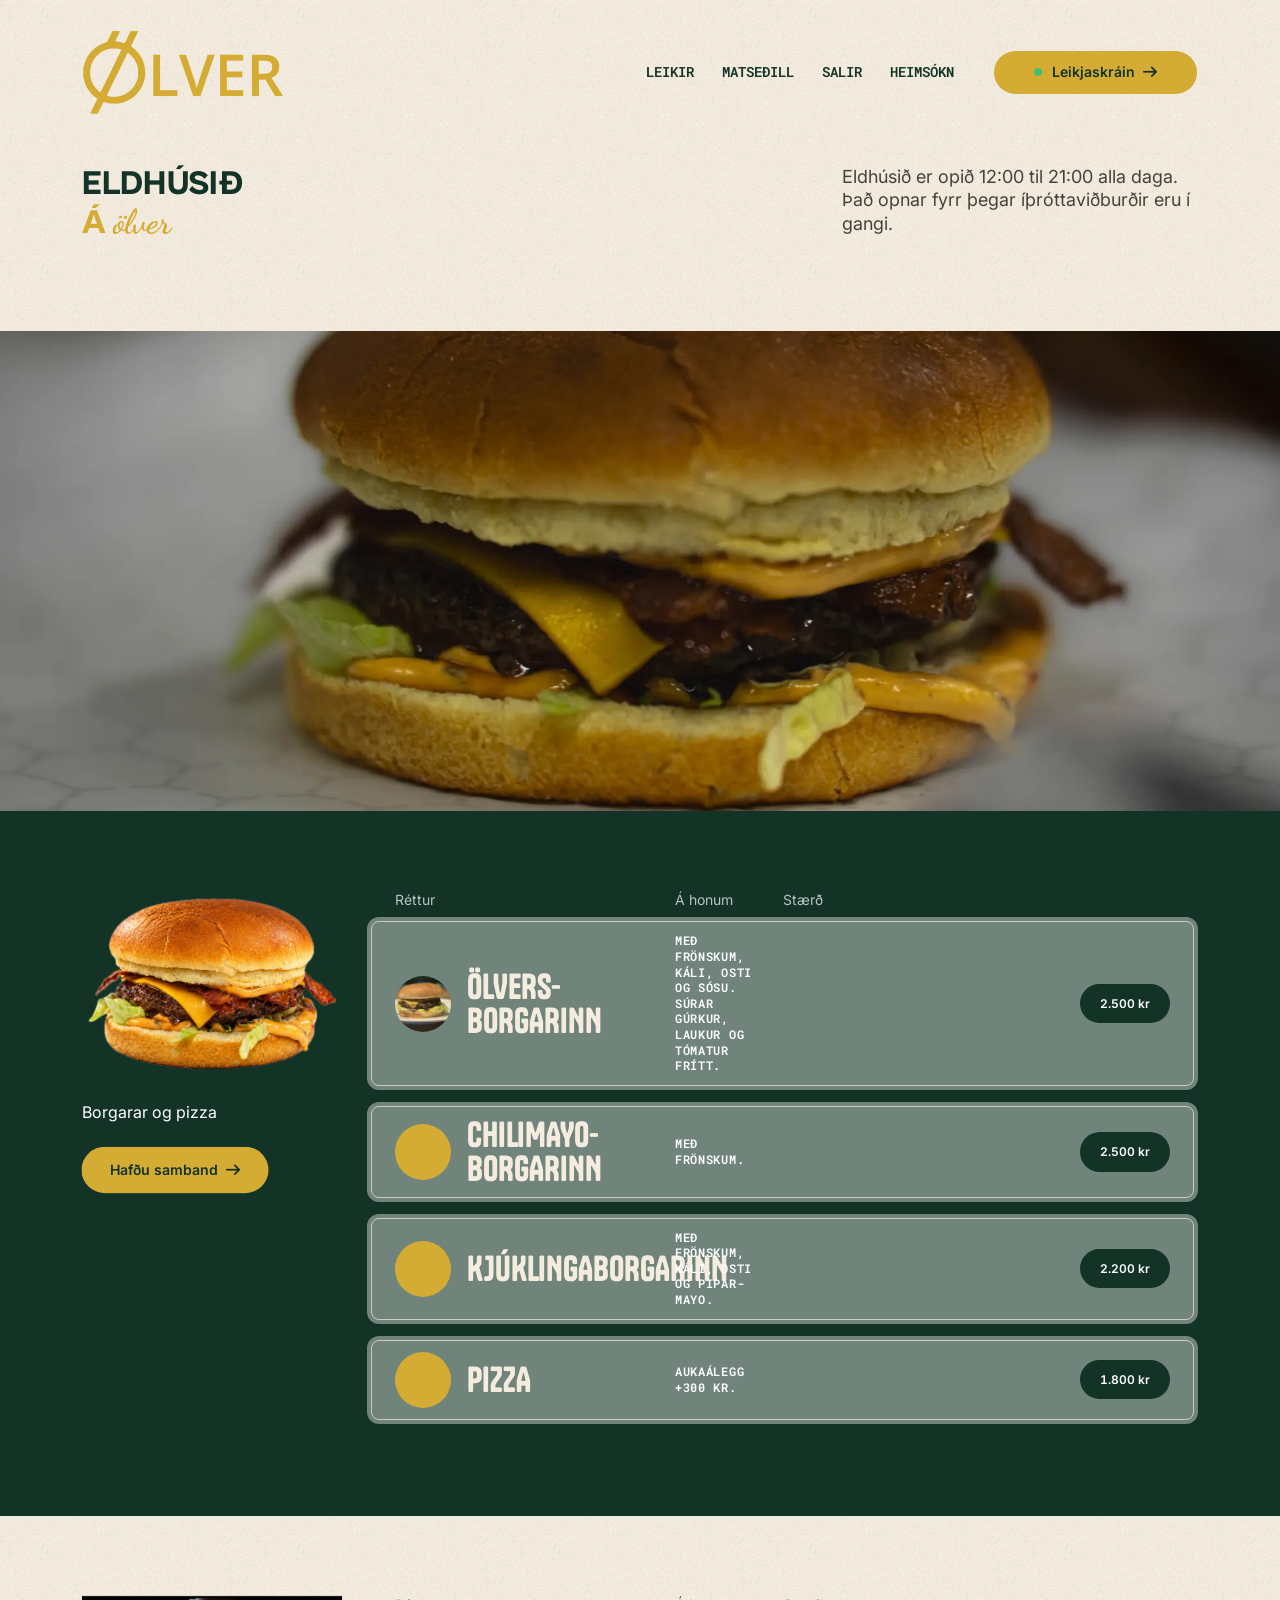
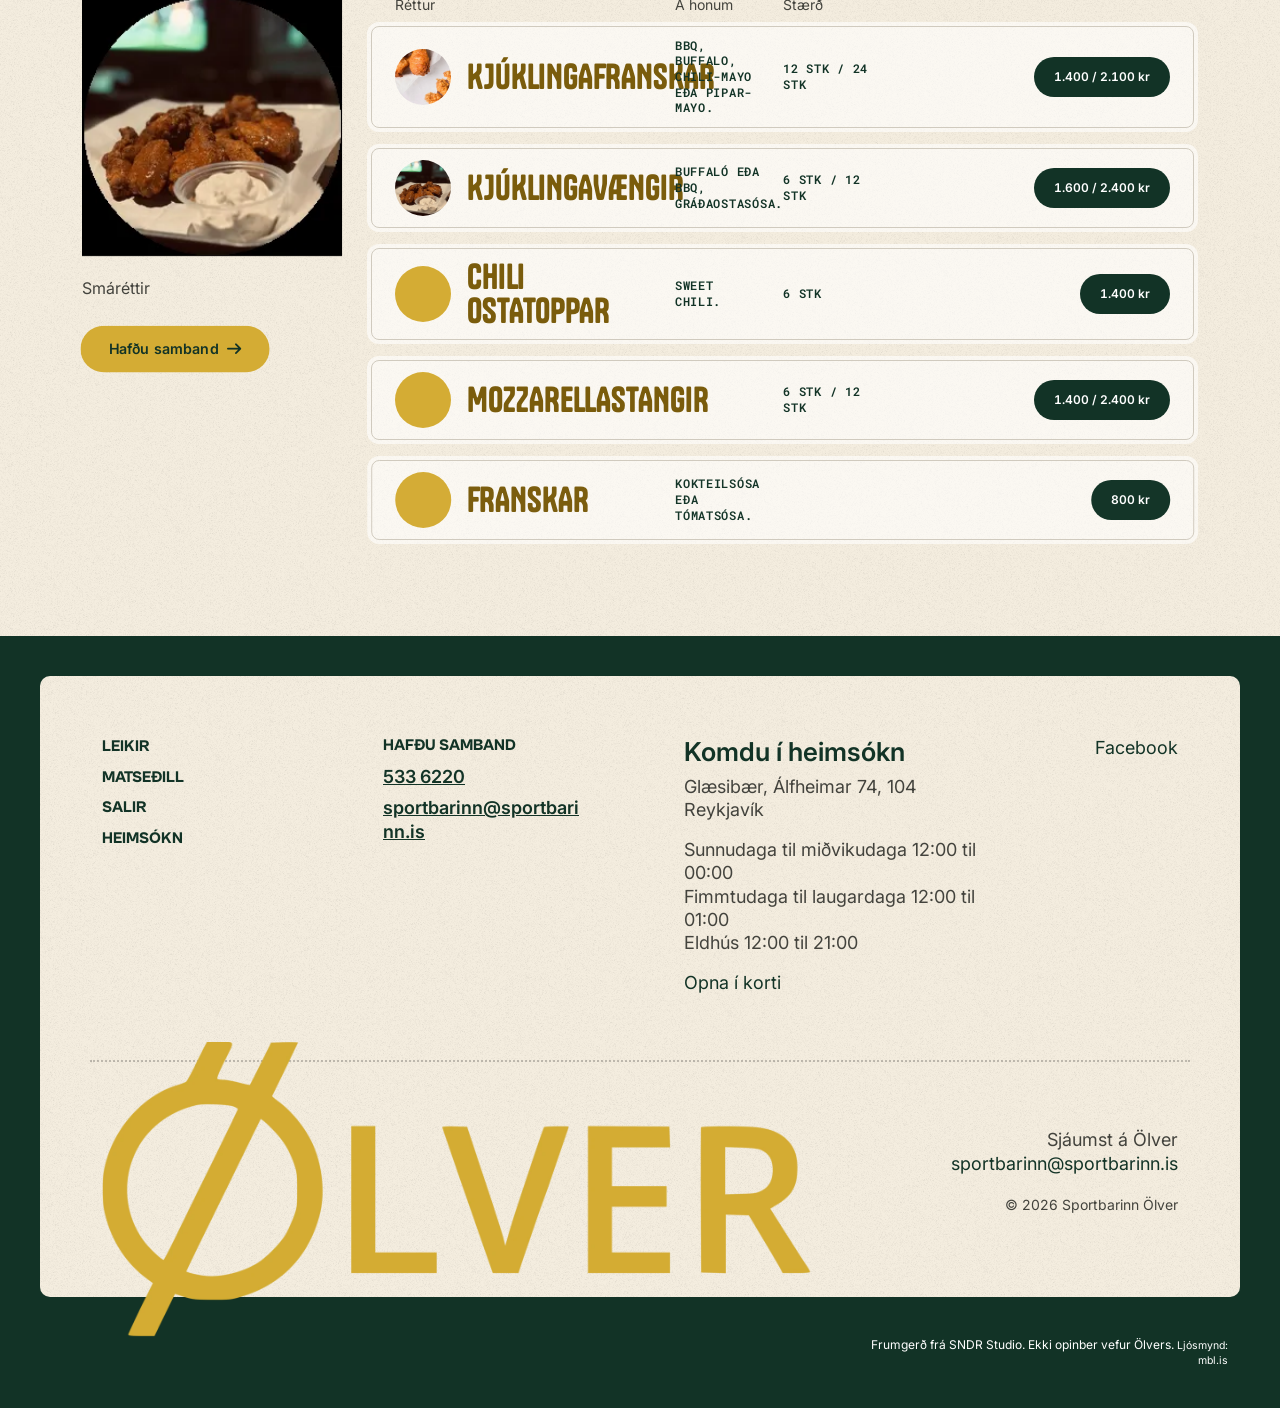
<file: matsedill.html>
<!doctype html>
<html lang="is">
<head>
<meta charset="utf-8">
<meta name="viewport" content="width=device-width, initial-scale=1">
<title>Matseðill | Sportbarinn Ölver</title>
<meta name="description" content="Matseðill Ölvers: borgarar, pizza og smáréttir. Eldhúsið er opið 12:00 til 21:00 alla daga.">
<link rel="icon" href="assets/favicon.svg" type="image/svg+xml">
<link rel="apple-touch-icon" href="assets/apple-touch-icon.png">
<script>/* focus-guard, _tools/focus-guard */
/* focus-guard: a focus ring only for people using a keyboard.

   The bug it ends: a menu, drawer or dialog opens and its FIRST link (or the dialog's close button)
   is outlined, as if it were selected. Cause: opening code calls first.focus(), or <dialog>.showModal()
   focuses the first control by itself. When nothing was focused before, the browser decides the ring is
   wanted. Safari never focuses a button on click and a touch tap never does either, so on iPhone,
   iPad and Safari the very first tap paints the ring. Chrome with a mouse hides it, which is why it
   passes the desktop check and then reappears on Sindri's phone.

   How: remember the last input kind on <html data-input="pointer|key"> and let focus-guard.css drop the
   ring while the last input was a pointer. Keyboard users keep every ring. Load before everything else
   (inline in <head>, ~400 bytes), no dependencies. Doc: _tools/focus-guard/README.md */
(function () {
  var root = document.documentElement;
  function set(v) { if (root.getAttribute('data-input') !== v) root.setAttribute('data-input', v); }
  addEventListener('pointerdown', function () { set('pointer'); }, true);
  addEventListener('keydown', function (e) {
    if (e.key === 'Shift' || e.key === 'Control' || e.key === 'Alt' || e.key === 'Meta') return;
    set('key');
  }, true);
})();

</script>
<link rel="stylesheet" href="assets/focus-guard.css">
<meta name="robots" content="noindex">
<link rel="preload" href="fonts/Tanker-Regular.woff2" as="font" type="font/woff2" crossorigin>
<link rel="stylesheet" href="css/variables.css">
<link rel="stylesheet" href="fontawesome/css/fontawesome.min.css">
<link rel="stylesheet" href="fontawesome/css/solid.min.css">
<link rel="stylesheet" href="css/site.min.css">
<link rel="stylesheet" href="css/theme-ui.css">
<link rel="stylesheet" href="css/smooth-scroll.css">
<link rel="stylesheet" href="css/olver.css">
<link rel="icon" type="image/png" sizes="32x32" href="icons/favicon-32.png">
<link rel="icon" type="image/png" sizes="48x48" href="icons/favicon-48.png">
</head>
<body class="wp-singular page-template page page-template-teams wp-theme-boomball-theme-2026 theme-boomball-theme-2026 woocommerce-no-js">
<a class="visually-hidden-focusable olver-skip" href="#efni">Fara í efni</a>

        <!--Bootstrap 5 Off-Canvas Menu-->
        <div class="mobile-slide-menu offcanvas offcanvas-start noise" tabindex="-1" id="offcanvasMenu" aria-label="Valmynd">
            <div class="offcanvas-header">
                <div class="new-logo">
                    <a class="off-logo image100" href="index.html">
                        <img src="assets/img/logo-gold.webp" alt="Sportbarinn Ölver">
                    </a>
                </div>
                <div class="close-column">
                    <div class="exit-text">Loka</div>
                    <div class="close-menu" data-bs-dismiss="offcanvas" aria-label="Loka valmynd" role="button" tabindex="0">
                        <i class="fa-solid fa-xmark" aria-hidden="true"></i>
                    </div>
                </div>
            </div>
            <div class="offcanvas-body">
                <div id="mobile-menu">
                    <ul id="menu-mobile-menu" class="navbar-nav me-auto mb-2 mb-md-0 "><li  id="menu-item-10017" class="menu-item menu-item-type-post_type menu-item-object-page nav-item nav-item-10017"><a href="leikir.html" class="nav-link ">Leikir</a></li>
<li  id="menu-item-10016" class="menu-item menu-item-type-post_type menu-item-object-page nav-item nav-item-10016"><a href="matsedill.html" class="nav-link ">Matseðill</a></li>
<li  id="menu-item-10015" class="menu-item menu-item-type-post_type menu-item-object-page nav-item nav-item-10015"><a href="index.html#home-preshow" class="nav-link ">Salir</a></li>
<li  id="menu-item-448" class="menu-item menu-item-type-post_type menu-item-object-page nav-item nav-item-448"><a href="#heimsokn" class="nav-link ">Heimsókn</a></li>
</ul>                </div>
                 <div class="site-button pink text-center off-button"><a href="leikir.html">Leikjaskráin</a></div>
            </div>
        </div>
       
    <!--Main Navbar & CTA Banner - Sticky Header-->
    <div class="sticky-top" style="z-index:8000;">
        <!--Main Navbar-->
                <div class="main-nav" >
                <div class="container scroll-header">
                    <div class="nav-row">
                        <div class="logo-nav-column">
                            <a class="header-logo image100" href="index.html">
                        <img src="assets/img/logo-gold.webp" alt="Sportbarinn Ölver">
                    </a>
                        </div>
                        <div class="menu-nav-column menu-column">
                            <div class="header-menu capitals">
                                <ul id="menu-main-menu" class="header-menu-list "><li  id="menu-item-10012" class="menu-item menu-item-type-post_type menu-item-object-page nav-item nav-item-10012"><a href="leikir.html" class="nav-link ">Leikir</a></li>
<li  id="menu-item-10013" class="menu-item menu-item-type-post_type menu-item-object-page nav-item nav-item-10013"><a href="matsedill.html" class="nav-link ">Matseðill</a></li>
<li  id="menu-item-10014" class="menu-item menu-item-type-post_type menu-item-object-page nav-item nav-item-10014"><a href="index.html#home-preshow" class="nav-link ">Salir</a></li>
<li  id="menu-item-155" class="menu-item menu-item-type-post_type menu-item-object-page nav-item nav-item-155"><a href="#heimsokn" class="nav-link ">Heimsókn</a></li>
</ul>                            </div>
                            <div class="cart-menu-wrapper">
                                                            </div>
                            <div class="site-button radius100 pink header-button">
                                <a href="leikir.html" aria-label="Leikjaskráin"><span class="olver-open" data-open-now aria-hidden="true"></span>Leikjaskráin</a>
                            </div>
                            <div id="offcanvas-button" data-bs-toggle="offcanvas" data-bs-target="#offcanvasMenu" aria-controls="offcanvasMenu" aria-expanded="false" aria-label="Opna valmynd" role="button" tabindex="0">
                                <i class="fa-solid fa-bars" aria-hidden="true"></i>
                            </div>
                        </div>
                    </div>
                </div>
        </div>

        
            </div>
    <script>
        // Set --header-height before the hero banner renders so it doesn't
        // jump up once the footer scripts run (custom.js keeps it updated after this)
        (function () {
            var header = document.querySelector('.sticky-top');
            if (header) {
                // Fractional height, matching custom.js; offsetHeight rounds and leaves a sliver above the hero
                document.documentElement.style.setProperty('--header-height', header.getBoundingClientRect().height + 'px');
            }
        })();
    </script>

    <section class="page-title-section" id="efni" tabindex="-1">
        <div class="container">
            <div class="row d-flex align-items-center justify-content-between page-title-info">
                <div class="col-lg-5">
                                            <h1 class="page-title-text reveal-up reveal-delay-2">Eldhúsið <br><span class="pink-text">á <span class="brook-text">Ölver</span></span></h1>
                                    </div>
                <div class="col-lg-4">
                                            <div class="page-title-copy reveal-up reveal-delay-4"><p>Eldhúsið er opið 12:00 til 21:00 alla daga. Það opnar fyrr þegar íþróttaviðburðir eru í gangi.</p></div>
                                    </div>
                            </div>
        </div>
                     <div class="page-title-image reveal-zoom">
                <img src="assets/img/21-scaled.webp" alt="Ölvers-borgarinn með frönskum" width="2000" height="1070">
            </div>
            </section><!-- .page-title-section -->


<section class="team-roster team-roster--llamas">
    <div class="container">
        <div class="row">

            <div class="col-lg-3">
                <div class="team-roster__intro">
                                            <div class="team-roster__logo image100 reveal-up"><img src="assets/img/burger-cut.webp" alt="Borgarar og pizza" loading="lazy" decoding="async" width="1200" height="856"></div>
                                                                <div class="team-roster__copy reveal-up reveal-delay-1"><p>Borgarar og pizza</p></div>
                                        <div class="site-button pink team-roster__tickets">
                        <a href="mailto:sportbarinn@sportbarinn.is" class="reveal-pop reveal-delay-3">Hafðu samband</a>
                    </div>
                </div>
            </div>

            <div class="col-lg-9">
                                    <div class="team-roster__row team-roster__head">
                        <div class="team-roster__head-label">Réttur</div>
                        <div class="team-roster__head-label">Á honum</div>
                        <div class="team-roster__head-label">Stærð</div>
                        <div class="team-roster__head-label"></div>
                    </div>

                    <ul class="team-roster__list list-unstyled">
<li class="team-roster__player reveal-slide">
                                <div class="team-roster__row">
                                    <div class="team-roster__identity">
                                        <div class="team-roster__headshot"><img src="assets/img/Olversborgari-800.webp" alt="" loading="lazy" decoding="async" width="800" height="486"></div>
                                        <h3 class="team-roster__name">Ölvers-borgarinn</h3>
                                    </div>
                                    <div class="team-roster__meta team-roster__meta--position">Með frönskum, káli, osti og sósu. Súrar gúrkur, laukur og tómatur frítt.</div>
                                    <div class="team-roster__meta team-roster__meta--hometown"></div>
                                    <div class="team-roster__social"></div>
                                    <div class="team-roster__action">
                                                                                    <div class="site-button blue">
                                                <span class="olver-roster-pill">2.500 kr</span>
                                            </div>
                                                                            </div>
                                </div>
                            </li>
<li class="team-roster__player reveal-slide">
                                <div class="team-roster__row">
                                    <div class="team-roster__identity">
                                        <div class="team-roster__headshot"></div>
                                        <h3 class="team-roster__name">Chilimayo-borgarinn</h3>
                                    </div>
                                    <div class="team-roster__meta team-roster__meta--position">Með frönskum.</div>
                                    <div class="team-roster__meta team-roster__meta--hometown"></div>
                                    <div class="team-roster__social"></div>
                                    <div class="team-roster__action">
                                                                                    <div class="site-button blue">
                                                <span class="olver-roster-pill">2.500 kr</span>
                                            </div>
                                                                            </div>
                                </div>
                            </li>
<li class="team-roster__player reveal-slide">
                                <div class="team-roster__row">
                                    <div class="team-roster__identity">
                                        <div class="team-roster__headshot"><img src="assets/img/Kjuklingaborgari-scaled-800.webp" alt="" loading="lazy" decoding="async" width="600" height="800"></div>
                                        <h3 class="team-roster__name">Kjúklingaborgarinn</h3>
                                    </div>
                                    <div class="team-roster__meta team-roster__meta--position">Með frönskum, káli, osti og pipar-mayo.</div>
                                    <div class="team-roster__meta team-roster__meta--hometown"></div>
                                    <div class="team-roster__social"></div>
                                    <div class="team-roster__action">
                                                                                    <div class="site-button blue">
                                                <span class="olver-roster-pill">2.200 kr</span>
                                            </div>
                                                                            </div>
                                </div>
                            </li>
<li class="team-roster__player reveal-slide">
                                <div class="team-roster__row">
                                    <div class="team-roster__identity">
                                        <div class="team-roster__headshot"><img src="assets/img/Pizza-2-scaled-800.webp" alt="" loading="lazy" decoding="async" width="600" height="800"></div>
                                        <h3 class="team-roster__name">Pizza</h3>
                                    </div>
                                    <div class="team-roster__meta team-roster__meta--position">Aukaálegg +300 kr.</div>
                                    <div class="team-roster__meta team-roster__meta--hometown"></div>
                                    <div class="team-roster__social"></div>
                                    <div class="team-roster__action">
                                                                                    <div class="site-button blue">
                                                <span class="olver-roster-pill">1.800 kr</span>
                                            </div>
                                                                            </div>
                                </div>
                            </li>
</ul>
</div>
</div>
</div>
</section>
<section class="team-roster team-roster--chaos">
    <div class="container">
        <div class="row">

            <div class="col-lg-3">
                <div class="team-roster__intro">
                                            <div class="team-roster__logo image100 reveal-up"><img src="assets/img/t-Vaengir-scaled.webp" alt="Smáréttir" loading="lazy" decoding="async" width="240" height="240"></div>
                                                                <div class="team-roster__copy reveal-up reveal-delay-1"><p>Smáréttir</p></div>
                                        <div class="site-button pink team-roster__tickets">
                        <a href="mailto:sportbarinn@sportbarinn.is" class="reveal-pop reveal-delay-3">Hafðu samband</a>
                    </div>
                </div>
            </div>

            <div class="col-lg-9">
                                    <div class="team-roster__row team-roster__head">
                        <div class="team-roster__head-label">Réttur</div>
                        <div class="team-roster__head-label">Á honum</div>
                        <div class="team-roster__head-label">Stærð</div>
                        <div class="team-roster__head-label"></div>
                    </div>

                    <ul class="team-roster__list list-unstyled">
<li class="team-roster__player reveal-slide">
                                <div class="team-roster__row">
                                    <div class="team-roster__identity">
                                        <div class="team-roster__headshot"><img src="assets/img/chicken-800.webp" alt="" loading="lazy" decoding="async" width="800" height="572"></div>
                                        <h3 class="team-roster__name">Kjúklingafranskar</h3>
                                    </div>
                                    <div class="team-roster__meta team-roster__meta--position">BBQ, buffalo, chili-mayo eða pipar-mayo.</div>
                                    <div class="team-roster__meta team-roster__meta--hometown">12 stk / 24 stk</div>
                                    <div class="team-roster__social"></div>
                                    <div class="team-roster__action">
                                                                                    <div class="site-button blue">
                                                <span class="olver-roster-pill">1.400 / 2.100 kr</span>
                                            </div>
                                                                            </div>
                                </div>
                            </li>
<li class="team-roster__player reveal-slide">
                                <div class="team-roster__row">
                                    <div class="team-roster__identity">
                                        <div class="team-roster__headshot"><img src="assets/img/Vaengir-scaled-800.webp" alt="" loading="lazy" decoding="async" width="600" height="800"></div>
                                        <h3 class="team-roster__name">Kjúklingavængir</h3>
                                    </div>
                                    <div class="team-roster__meta team-roster__meta--position">Buffaló eða BBQ, gráðaostasósa.</div>
                                    <div class="team-roster__meta team-roster__meta--hometown">6 stk / 12 stk</div>
                                    <div class="team-roster__social"></div>
                                    <div class="team-roster__action">
                                                                                    <div class="site-button blue">
                                                <span class="olver-roster-pill">1.600 / 2.400 kr</span>
                                            </div>
                                                                            </div>
                                </div>
                            </li>
<li class="team-roster__player reveal-slide">
                                <div class="team-roster__row">
                                    <div class="team-roster__identity">
                                        <div class="team-roster__headshot"></div>
                                        <h3 class="team-roster__name">Chili ostatoppar</h3>
                                    </div>
                                    <div class="team-roster__meta team-roster__meta--position">Sweet chili.</div>
                                    <div class="team-roster__meta team-roster__meta--hometown">6 stk</div>
                                    <div class="team-roster__social"></div>
                                    <div class="team-roster__action">
                                                                                    <div class="site-button blue">
                                                <span class="olver-roster-pill">1.400 kr</span>
                                            </div>
                                                                            </div>
                                </div>
                            </li>
<li class="team-roster__player reveal-slide">
                                <div class="team-roster__row">
                                    <div class="team-roster__identity">
                                        <div class="team-roster__headshot"></div>
                                        <h3 class="team-roster__name">Mozzarellastangir</h3>
                                    </div>
                                    <div class="team-roster__meta team-roster__meta--position"></div>
                                    <div class="team-roster__meta team-roster__meta--hometown">6 stk / 12 stk</div>
                                    <div class="team-roster__social"></div>
                                    <div class="team-roster__action">
                                                                                    <div class="site-button blue">
                                                <span class="olver-roster-pill">1.400 / 2.400 kr</span>
                                            </div>
                                                                            </div>
                                </div>
                            </li>
<li class="team-roster__player reveal-slide">
                                <div class="team-roster__row">
                                    <div class="team-roster__identity">
                                        <div class="team-roster__headshot"></div>
                                        <h3 class="team-roster__name">Franskar</h3>
                                    </div>
                                    <div class="team-roster__meta team-roster__meta--position">Kokteilsósa eða tómatsósa.</div>
                                    <div class="team-roster__meta team-roster__meta--hometown"></div>
                                    <div class="team-roster__social"></div>
                                    <div class="team-roster__action">
                                                                                    <div class="site-button blue">
                                                <span class="olver-roster-pill">800 kr</span>
                                            </div>
                                                                            </div>
                                </div>
                            </li>
</ul>
</div>
</div>
</div>
</section>
<footer class="site-footer" id="heimsokn">
    <div class="footer-main site-radius noise">
        <div class="container-fluid">
            <div class="row gx-5">
                <div class="col-lg-3 col-md-4 footer-first-column order-md-1 order-2">
                    <!-- Menu -->
                    <div class="footer-menu-wrapper mb-4">
                        <nav class="footer-nav"><ul id="menu-footer-menu" class="footer-menu-list"><li id="menu-item-10021" class="menu-item menu-item-type-post_type menu-item-object-page menu-item-10021"><a href="leikir.html">Leikir</a></li>
<li id="menu-item-10020" class="menu-item menu-item-type-post_type menu-item-object-page menu-item-10020"><a href="matsedill.html">Matseðill</a></li>
<li id="menu-item-10019" class="menu-item menu-item-type-post_type menu-item-object-page menu-item-10019"><a href="index.html#home-preshow">Salir</a></li>
<li id="menu-item-10018" class="menu-item menu-item-type-post_type menu-item-object-page menu-item-10018"><a href="#heimsokn">Heimsókn</a></li>
</ul></nav>                    </div>
                    
                                                                
                                    </div>
                <div class="col-lg-3 col-md-4 order-3">
                    <!-- Content Sections (stacked vertically) -->
                                                                        <div class="footer-content-section">
                                                                    <h4 class="footer-section-title capitals">Hafðu samband</h4>
                                                                                                    <div class="footer-section-content">
                                        <p><a href="tel:5336220">533 6220</a></p>
<p><a href="mailto:sportbarinn@sportbarinn.is">sportbarinn@sportbarinn.is</a></p>
                                    </div>
                                                            </div>
                                                            </div>
                    
                

                <!-- Third Column: Form -->
                <div class="col-lg-4 order-lg-3 order-4">
                                                                <div class="footer-form-wrapper">
                                                                                        <div class="footer-form">
                                    <h3>Komdu í heimsókn</h3>
                                    <p>Glæsibær, Álfheimar 74, 104 Reykjavík</p>
                                    <p>Sunnudaga til miðvikudaga 12:00 til 00:00<br>Fimmtudaga til laugardaga 12:00 til 01:00<br>Eldhús 12:00 til 21:00</p>
                                    <p><a href="https://maps.google.com/?q=Álfheimar+74,+104+Reykjavík" target="_blank" rel="noopener">Opna í korti</a></p>                                </div>
                                                    </div>
                                                                
                                    </div>

                <!-- 4th Column: Social Media Icons -->
                <div class="col-lg-2 col-md-4 order-lg-4 order-md-3 order-1">
                                            <div class="footer-social-links">
                                    <a href="https://www.facebook.com/sportbarinn.is" target="_blank" rel="noopener noreferrer" class="footer-social-link">Facebook</a>
                                </div>
                                    </div>
            </div>

            <!-- Ölver Logo & Contact Row -->
            <div class="row footer-logo-row align-items-center">
                <div class="col-lg-8 mb-4 mb-lg-0 text-center text-lg-start order-lg-1 order-2">
                                            <div class="footer-boomball-logo">
                            <img loading="lazy" src="assets/img/logo-gold.webp" alt="Sportbarinn Ölver" />
                        </div>
                                    </div>

                <div class="col-lg-4 text-lg-end order-lg-2 order-1">
                                                                <p class="footer-inbox-text">Sjáumst á Ölver</p>
                                                                <a href="mailto:sportbarinn@sportbarinn.is" class="footer-contact-email">sportbarinn@sportbarinn.is</a>
                                        <p class="copyright-text">© 2026 Sportbarinn Ölver</p>
                </div>
            </div>
        </div>
    </div>

    <!-- Copyright & Disclaimer Bar -->
    <div class="footer-copyright">
        <div class="container-fluid">
            <div class="row d-flex justify-content-end">
                <div class="col-lg-4">
                                            <p class="disclaimer-text">Frumgerð frá SNDR Studio. Ekki opinber vefur Ölvers. <small>Ljósmynd: mbl.is</small></p>
                                    </div>
            </div>
        </div>
    </div>
</footer>
<script src="js/olver.js"></script>
<script src="js/jquery.min.js"></script>
<script src="js/gsap.min.js"></script>
<script src="js/gsap-scrolltrigger.min.js"></script>
<script src="js/st-refresh.js"></script>
<script src="js/gsap-scrollto.min.js"></script>
<script src="js/site.min.js"></script>
<script src="js/components/smooth-scroll.js"></script>
<script src="js/components/reveal.js"></script>
<script src="js/components/teams-roster.js"></script>

</body>
</html>
</file>
<file: assets/focus-guard.css>
/* focus-guard.css: pairs with focus-guard.js. No ring after a tap or a click; every ring for the keyboard.
   Text fields keep theirs (the user is typing there whatever opened it). */
html[data-input="pointer"] :focus-visible:not(input):not(textarea):not(select):not([contenteditable="true"]) { outline: none; }
/* a focus target that is only a container (a menu panel, a dialog, a drawer): never ring it */
[tabindex="-1"]:focus { outline: none; }
</file>
<file: css/variables.css>
/**
 * Shared design tokens. Loaded before the existing theme stylesheet.
 * New components consume these; existing SCSS can adopt them incrementally.
 */
:root {
    --bb-color-pink: #D4AC34;
    --bb-color-blue: #123326;
    --bb-color-gold: #8C6A1C;
    --bb-color-ink: #43433d;
    --bb-color-paper: #f3ebdc;
    --bb-color-white: #ffffff;
    --bb-color-slate: #6E8577;
    --bb-color-frame: rgb(255 255 255 / 35%);
    --bb-color-divider: #B8B3A8;
    --bb-color-inactive: #D9C48A;

    --bb-font-body: "Inter-400", Arial, Helvetica, sans-serif;
    --bb-font-body-medium: "Inter-500", Arial, Helvetica, sans-serif;
    --bb-font-heading: "Hamburg-700", Arial, Helvetica, sans-serif;
    --bb-font-display: "Groundout", Georgia, serif;
    --bb-font-script: "Brooklyn-700", Georgia, serif;
    --bb-font-mono: "Roboto-600", "Courier New", monospace;

    --bb-radius-media: 10px;
    --bb-border-media: 4px;
    --bb-content-width: 1280px;
    --bb-gutter-mobile: 16px;
    --bb-space-section: 80px;
    --bb-space-section-mobile: 48px;
    --bb-divider-width: 4px;
    --bb-divider-height: 2px;

    --bb-motion-duration: 0.42s;
    --bb-motion-distance: 12px;
    --bb-motion-ease: cubic-bezier(0.22, 1, 0.36, 1);
}
</file>
<file: css/theme-ui.css>
/* Shared, opt-in formatting for the new homepage components. */
.bb-heading-line { display: block; }
.bb-heading-line + br { display: none; }
.bb-text-gold { color: var(--bb-color-gold); }
.bb-text-blue { color: var(--bb-color-blue); }
.bb-text-pink { color: var(--bb-color-pink); }
.bb-text-white { color: var(--bb-color-white); }
.bb-type-script {
    font-family: var(--bb-font-script);
    font-weight: 700;
    font-style: normal;
    text-transform: none;
}

.bb-rich-heading {
    margin: 0;
    padding: 0;
    font-family: var(--bb-font-heading);
    font-size: 28px;
    font-weight: 700;
    line-height: 1.06;
    color: var(--bb-heading-color, var(--bb-color-gold));
}

.bb-button--standard a {
    min-width: 175px;
    padding: 14px 28px;
    line-height: 20px;
    text-align: center;
}

@media (min-width: 992px) {
    .bb-rich-heading {
        font-size: 32px;
        line-height: 1.12;
    }
}
</file>
<file: css/feature-accordion.css>
.bb-feature {
    --bb-motion-duration: 0.35s;
    --bb-feature-image-duration: 0.42s;
    --bb-motion-ease: cubic-bezier(0.22, 1, 0.36, 1);
    --bb-feature-fill-duration: 0.45s;
    --bb-feature-fill-ease: cubic-bezier(0.6, 0, 0.2, 1);
    --bb-feature-row-space: 24px;
    --bb-feature-title-size: 56px;
    --bb-feature-image-ratio: 460 / 266;
    --bb-feature-image-border: 3px;
    --bb-feature-image-shadow: 0 2px 12px rgb(0 0 0 / 10%);
    --bb-feature-surface: var(--bb-color-paper);
    --bb-feature-divider: var(--bb-color-divider);
    --bb-feature-inactive: var(--bb-color-inactive);
    --bb-feature-focus: var(--bb-color-blue);
    color: var(--bb-color-ink);
    overflow-anchor: none;
    /* Contain the shared row slide without widening the mobile page. */
    overflow-x: clip;
    padding-block: var(--bb-space-section-mobile);
    scroll-margin-top: var(--header-height, 0px);
}

.bb-feature__container {
    padding-inline: var(--bb-gutter-mobile);
}

.bb-feature__intro {
    row-gap: 20px;
    margin-bottom: var(--bb-space-section-mobile);
}

.bb-feature__intro-copy,
.bb-feature__description {
    font-family: var(--bb-font-body);
    font-weight: 400;
    letter-spacing: -0.25px;
    -webkit-font-smoothing: antialiased;
    -moz-osx-font-smoothing: grayscale;
}

.bb-feature__intro-copy {
    font-size: 16px;
    line-height: 1.3;
}

.bb-feature__intro-copy > :last-child,
.bb-feature__description > :last-child {
    margin-bottom: 0;
}

.bb-feature__item {
    padding-block: var(--bb-feature-row-space);
}

/* Keep controls focusable before the shared reveal runs. Keyboard navigation
   can then scroll an upcoming row into view and trigger its slide-in. */
.reveal-js .bb-feature__item.reveal-slide {
    visibility: visible !important; /* Override GSAP's initial inline visibility. */
}

/* Two offset rows of hard color stops form the 4 x 2 pixel divider. */
.bb-feature__item + .bb-feature__item {
    padding-top: calc(var(--bb-feature-row-space) + var(--bb-divider-height));
    background-image:
        linear-gradient(90deg, var(--bb-feature-divider) 50%, transparent 50%),
        linear-gradient(90deg, transparent 50%, var(--bb-feature-divider) 50%);
    background-size: var(--bb-divider-width) calc(var(--bb-divider-height) / 2);
    background-position: left top, left calc(var(--bb-divider-height) / 2);
    background-repeat: repeat-x;
}

.bb-feature__item:first-child { padding-top: 0; }
.bb-feature__item:last-child { padding-bottom: 0; }

/* The whole row selects on click (feature-accordion.js), so it all shows the pointer. */
.bb-feature.is-enhanced .bb-feature__item {
    cursor: pointer;
}

.bb-feature__title {
    margin: 0;
    padding: 0;
    font: inherit;
}

.bb-feature__trigger {
    display: block;
    width: 100%;
    padding: 0;
    border: 0;
    background: none;
    color: var(--bb-color-pink);
    font-family: var(--bb-font-display);
    font-size: var(--bb-feature-title-size);
    font-weight: 400;
    line-height: 0.8;
    letter-spacing: -1px;
    text-transform: uppercase;
    text-align: left;
    overflow-wrap: break-word;
    cursor: pointer;
    transition: color var(--bb-motion-duration) var(--bb-motion-ease);
}

.bb-feature.is-enhanced .bb-feature__trigger[aria-expanded="false"] {
    color: var(--bb-feature-inactive);
}

.bb-feature__trigger:hover,
.bb-feature.is-enhanced .bb-feature__trigger:focus-visible {
    color: var(--bb-color-pink);
}

/* A registered color can transition inside a gradient. Without support the
   closing title changes color immediately; the opening fill is unaffected. */
@property --bb-feature-fill-color {
    syntax: "<color>";
    inherits: false;
    initial-value: transparent;
}

/* The opening title fills with pink from the baseline up. Two text-clipped
   layers replace the color swap: a pink fill rising over the inactive tint. */
@supports ((-webkit-background-clip: text) or (background-clip: text)) {
    .bb-feature.is-enhanced .bb-feature__label {
        --bb-feature-fill-color: var(--bb-feature-inactive);
        display: block;
        /* The 0.8 line height lets glyphs overhang the box; clipped text needs room. */
        padding-block: 0.12em;
        margin-block: -0.12em;
        color: transparent;
        background-image:
            linear-gradient(var(--bb-feature-fill-color), var(--bb-feature-fill-color)),
            linear-gradient(var(--bb-feature-inactive), var(--bb-feature-inactive));
        background-repeat: no-repeat;
        background-position: left bottom, left top;
        background-size: 100% 0%, 100% 100%;
        -webkit-background-clip: text;
        background-clip: text;
        /* Closing fades the full fill like the original color change, then
           empties it out of sight so the next opening rises from the baseline. */
        transition:
            --bb-feature-fill-color var(--bb-motion-duration) var(--bb-motion-ease),
            background-size 0s linear var(--bb-motion-duration);
    }

    .bb-feature.is-enhanced .bb-feature__trigger[aria-expanded="true"] .bb-feature__label,
    .bb-feature.is-enhanced .bb-feature__trigger:hover .bb-feature__label,
    .bb-feature.is-enhanced .bb-feature__trigger:focus-visible .bb-feature__label {
        --bb-feature-fill-color: var(--bb-color-pink);
        background-size: 100% 100%, 100% 100%;
        transition: background-size var(--bb-feature-fill-duration) var(--bb-feature-fill-ease);
    }
}

.bb-feature__trigger:focus-visible {
    outline: 2px solid var(--bb-feature-focus);
    outline-offset: 6px;
    border-radius: 2px;
}

.bb-feature__description {
    padding-top: 8px;
    font-size: 14px;
    line-height: 1.6;
    letter-spacing: 0;
    overflow-wrap: anywhere;
}

.bb-feature__description:empty { padding-top: 0; }

.bb-feature__description a {
    text-decoration: underline;
    text-underline-offset: 0.15em;
}

.bb-feature__description a:focus-visible {
    outline: 2px solid currentColor;
    outline-offset: 2px;
}

/* The template selects the surface; content fields stay focused on editing. */
.bb-feature--blue {
    --bb-feature-surface: var(--bb-color-blue);
    --bb-heading-color: var(--bb-color-white);
    --bb-feature-divider: rgb(255 255 255 / 28%);
    --bb-feature-inactive: rgb(255 30 150 / 40%);
    --bb-feature-focus: var(--bb-color-white);
    color: var(--bb-color-white);
}

/* Rich text inherits the component color despite the theme's element defaults. */
.bb-feature--blue .bb-feature__intro-copy p,
.bb-feature--blue .bb-feature__description p,
.bb-feature--blue .bb-feature__intro-copy a,
.bb-feature--blue .bb-feature__description a,
.bb-feature--blue .bb-feature__detail-heading {
    color: inherit;
}

/* People share the selection and image behavior, with a richer item header. */
.bb-feature--people .bb-feature__trigger {
    display: flex;
    flex-wrap: wrap;
    align-items: flex-end;
    /* Keep the final role line aligned when a longer role wraps. */
    align-items: last baseline;
    gap: 8px 10px;
}

.bb-feature__name {
    max-width: 100%;
    min-width: 0;
    line-height: 0.8;
    letter-spacing: -1px;
}

.bb-feature__role {
    flex: 1 1 120px;
    color: var(--bb-color-white);
    font-family: var(--bb-font-heading);
    font-weight: 700;
    font-size: 16px;
    line-height: 1.05;
    letter-spacing: 0;
    transition: opacity var(--bb-motion-duration) var(--bb-motion-ease);
}

.bb-feature:not(.bb-feature--blue) .bb-feature__role {
    color: var(--bb-color-blue);
}

.bb-feature.is-enhanced .bb-feature__trigger[aria-expanded="false"] .bb-feature__role {
    opacity: 0.4;
}

.bb-feature__details:not(:empty) {
    padding-top: 16px;
}

.bb-feature__detail + .bb-feature__detail {
    margin-top: 16px;
}

.bb-feature__detail-heading {
    margin: 0;
    font-family: var(--bb-font-mono);
    font-weight: 600;
    font-size: 14px;
    line-height: 1.6;
    letter-spacing: 0;
    text-transform: uppercase;
    overflow-wrap: anywhere;
}

.bb-feature--people .bb-feature__description {
    padding-top: 0;
    line-height: 1.6;
    letter-spacing: 0;
}

.bb-feature__media-inner:not(:empty) { padding-bottom: 18px; }
.bb-feature--people .bb-feature__media-inner:not(:empty) { padding-bottom: 16px; }

.bb-feature__image {
    display: block;
    width: 100%;
    height: auto;
    aspect-ratio: var(--bb-feature-image-ratio);
    object-fit: cover;
    /* Keep translucent frames from brightening when photos overlap mid-fade. */
    background-color: var(--bb-feature-surface);
    border: var(--bb-feature-image-border) solid var(--bb-color-frame);
    border-radius: var(--bb-radius-media);
    box-shadow: var(--bb-feature-image-shadow);
}

/* Optional item video. It sits over the image, which stays as its placeholder
   until the first frame plays (and throughout for reduced motion or Data Saver). */
.bb-feature__visual { position: relative; }

.bb-feature__video {
    display: block;
    width: 100%;
    aspect-ratio: var(--bb-feature-image-ratio);
    object-fit: cover;
    overflow: hidden;
    background-color: var(--bb-feature-surface);
    border: var(--bb-feature-image-border) solid var(--bb-color-frame);
    border-radius: var(--bb-radius-media);
    /* Hover and taps belong to the accordion, and hide embedded players' own controls. */
    pointer-events: none;
}

.bb-feature__video:first-child { box-shadow: var(--bb-feature-image-shadow); }

.bb-feature__image + .bb-feature__video {
    position: absolute;
    inset: 0;
    height: 100%;
    aspect-ratio: auto;
    opacity: 0;
    transition: opacity var(--bb-feature-image-duration) var(--bb-motion-ease);
}

.bb-feature__image + .bb-feature__video.is-playing { opacity: 1; }

.bb-feature__video--embed { position: relative; }

.bb-feature__video--embed iframe {
    position: absolute;
    inset: 0;
    width: 100%;
    height: 100%;
    border: 0;
}

.bb-feature.is-enhanced .bb-feature__media,
.bb-feature.is-enhanced .bb-feature__panel {
    overflow: hidden;
}

/* Open photos cast their shadow outside the height-animated media wrapper. */
.bb-feature.is-enhanced:not(.is-transitioning) .bb-feature__media[aria-hidden="false"] {
    overflow: visible;
}

.bb-feature__stage {
    position: relative;
    width: calc(100% - 64px);
    aspect-ratio: var(--bb-feature-image-ratio);
    /* One shared shadow stays steady while the photos crossfade. */
    overflow: visible;
    border-radius: var(--bb-radius-media);
    transition: box-shadow var(--bb-feature-image-duration) var(--bb-motion-ease);
}

.bb-feature__stage:has(.bb-feature__layer[aria-hidden="false"] img),
.bb-feature__stage:has(.bb-feature__layer[aria-hidden="false"] .bb-feature__video) {
    box-shadow: var(--bb-feature-image-shadow);
}

.bb-feature__stage .bb-feature__image,
.bb-feature__stage .bb-feature__video {
    box-shadow: none;
}

.bb-feature__layer {
    position: absolute;
    inset: 0;
}

/* Content remains visible if the enhancement script never initializes. */
.bb-feature.is-reveal-pending .bb-feature__container {
    opacity: 0;
    transform: translateY(var(--bb-motion-distance));
}

.bb-feature__container {
    transition:
        opacity var(--bb-motion-duration) var(--bb-motion-ease),
        transform var(--bb-motion-duration) var(--bb-motion-ease);
}

@media (min-width: 576px) and (max-width: 991.98px) {
    .bb-feature { --bb-feature-title-size: 64px; }
}

@media (min-width: 992px) {
    .bb-feature {
        --bb-feature-title-size: clamp(72px, 6.389vw, 92px);
        padding-block: var(--bb-space-section);
    }

    .bb-feature__container {
        max-width: calc(var(--bb-content-width) + 2 * var(--bb-gutter-mobile));
    }

    .bb-feature__intro,
    .bb-feature__body {
        --bs-gutter-x: 16px;
    }

    .bb-feature__intro {
        margin-bottom: var(--bb-space-section);
    }

    .bb-feature__intro-copy {
        font-size: 18px;
        line-height: 1.3;
    }

    .bb-feature__rail { position: relative; }

    .bb-feature__details:not(:empty) { padding-top: 8px; }

    .bb-feature.is-enhanced .bb-feature__media { display: none; }
}

@media (prefers-reduced-motion: reduce) {
    .bb-feature__container,
    .bb-feature__stage,
    .bb-feature__video,
    .bb-feature__trigger,
    .bb-feature.is-enhanced .bb-feature__trigger .bb-feature__label.bb-feature__label,
    .bb-feature__role {
        transition: none;
    }
}
</file>
<file: css/smooth-scroll.css>
/* Prevent native CSS smoothing from competing with the active wheel tween. */
html.bb-is-wheel-scrolling {
    scroll-behavior: auto !important;
}
</file>
<file: css/card-media.css>
.bb-card-video { position: relative; min-height: 200px; background: #000; }
.bb-card-video__play { display: block; width: 100%; height: 100%; color: #fff !important; }
.bb-card-video__poster { display: block; width: 100%; height: 100%; object-fit: cover; }
.bb-card-video__control {
    position: absolute;
    left: 50%; top: 50%;
    transform: translate(-50%, -50%);
    display: flex; align-items: center; gap: 10px;
    padding: 14px 20px;
    border-radius: 999px;
    background: var(--bb-color-blue);
    font: 600 16px/1.2 var(--bb-font-body);
    white-space: nowrap;
}
.bb-card-video__play:hover .bb-card-video__control { background: var(--bb-color-pink); }
.bb-card-video__play:focus-visible { outline: 3px solid #fff; outline-offset: -5px; }
.bb-card-video iframe { position: absolute; inset: 0; display: block; width: 100%; height: 100%; border: 0; }
.bb-card-video.is-playing .bb-card-video__play { display: none; }
</file>
<file: css/scroll-cards.css>
.bb-scroll-cards {
    --bb-scroll-layout: stacked;
    --bb-stage-space: var(--bb-space-section-mobile);
    --bb-card-gap: 48px;
    --bb-card-radius: var(--bb-radius-media);
    --bb-card-image-radius: calc(var(--bb-card-radius) - var(--bb-border-media));
    /* Keep the static glow low in the caption, independent of image height. */
    --bb-card-glow-width: 40%;
    --bb-card-glow-height: 64px;
    --bb-card-glow-strength: 50%;
    --bb-card-reveal-inset: 12%;
    --bb-card-mobile-reveal-end: 45%;
    --bb-card-entry-opacity: 0;
    --bb-card-scrub: 0.2;
    --bb-card-scroll-speed: 1;
    --bb-card-pop-scale: 1.03;
    --bb-card-pop-duration: 0.42;
    --bb-card-exit-rise: 64px;
    --bb-stage-header-gap: 24px;
    --bb-scroll-end-space: calc(var(--bb-space-section-mobile) / 2);
    --bb-heading-color: var(--bb-color-white);
    position: relative;
    isolation: isolate;
    /* Clip at the section boundary, so cards can pass behind the navbar. */
    overflow: clip;
    color: var(--bb-color-white);
    background-color: var(--bb-color-blue);
    padding-bottom: var(--bb-scroll-end-space);
    scroll-margin-top: var(--header-height, 0px);
}

.bb-scroll-cards::before {
    content: "";
    position: absolute;
    inset: 0 0 auto;
    height: 32px;
    background: linear-gradient(rgb(0 0 0 / 16%), transparent);
    pointer-events: none;
    z-index: 1;
}

.bb-scroll-cards__container {
    max-width: calc(var(--bb-content-width) + 2 * var(--bb-gutter-mobile));
    padding: var(--bb-stage-space) var(--bb-gutter-mobile);
}

.bb-scroll-cards__intro {
    display: flex;
    flex-direction: column;
    gap: 28px;
    margin-bottom: var(--bb-stage-space);
}

.bb-scroll-cards__intro-copy {
    max-width: 320px;
    margin-top: 30px;
    font: 16px / 1.3 var(--bb-font-body);
}

.bb-scroll-cards__intro-copy,
.bb-scroll-card__description {
    letter-spacing: -0.25px;
    /* Match the softer Inter 400 rendering used in the card captions. */
    -webkit-font-smoothing: antialiased;
    -moz-osx-font-smoothing: grayscale;
}

.bb-scroll-cards__intro-copy > :last-child,
.bb-scroll-card__description > :last-child { margin-bottom: 0; }

.bb-scroll-cards__intro-copy p,
.bb-scroll-card__description p { color: inherit; }

.bb-scroll-cards__track {
    position: relative;
    display: flex;
    flex-direction: column;
    gap: var(--bb-card-gap);
}

.bb-scroll-card {
    --bb-card-inset: 0px;
    --bb-card-pop-inset: 0px;
    --bb-card-frame-inset: calc(var(--bb-card-inset) + var(--bb-card-pop-inset));
    position: relative;
    flex-shrink: 0;
    padding-top: var(--bb-border-media);
    isolation: isolate;
    transform-origin: 50% 0;
}

.bb-scroll-card::before {
    content: "";
    position: absolute;
    inset: 0 var(--bb-card-frame-inset);
    border-radius: var(--bb-card-radius);
    background:
        radial-gradient(
            ellipse var(--bb-card-glow-width) var(--bb-card-glow-height) at 5% 100%,
            color-mix(in srgb, var(--bb-color-pink) var(--bb-card-glow-strength), transparent),
            transparent
        ),
        var(--bb-color-slate);
    z-index: -1;
}

.bb-scroll-card__media {
    margin-inline: var(--bb-border-media);
    aspect-ratio: 7 / 4;
    border-radius: var(--bb-card-image-radius);
    overflow: hidden;
    clip-path: inset(0 var(--bb-card-frame-inset) round var(--bb-card-image-radius));
}

.bb-scroll-card__image {
    display: block;
    width: 100%;
    height: 100%;
    object-fit: cover;
}

.bb-scroll-card__caption {
    position: relative;
    padding: 20px 16px;
    clip-path: inset(0 var(--bb-card-frame-inset));
}

.bb-scroll-card__title {
    margin: 0;
    padding: 0;
    font: 700 16px / 1.25 var(--bb-font-heading);
    letter-spacing: 0;
    text-transform: uppercase;
    color: inherit;
}

.bb-scroll-card__description {
    margin-top: 4px;
    font: 16px / 1.3 var(--bb-font-body);
    overflow-wrap: anywhere;
}

.bb-scroll-card__description a,
.bb-scroll-cards__intro-copy a {
    /* The theme's global link color is also marked important. */
    color: inherit !important;
    text-decoration: underline;
}

.bb-scroll-cards a:focus-visible {
    outline: 2px solid currentColor;
    outline-offset: 4px;
}

/* Without enhancement, every card remains in normal document flow. */
.bb-scroll-cards.is-enhanced .bb-scroll-cards__container {
    /* The last card already has exit clearance below its caption. */
    padding-bottom: 0;
}

.bb-scroll-cards.is-enhanced .bb-scroll-cards__container::after {
    content: "";
    display: block;
    height: var(--bb-scroll-distance);
}

.bb-scroll-cards.is-enhanced .bb-scroll-cards__viewport {
    position: sticky;
    top: calc(var(--header-height, 0px) + var(--bb-stage-header-gap));
    height: calc(100svh - var(--header-height, 0px) - var(--bb-stage-header-gap));
}

.bb-scroll-cards.is-enhanced .bb-scroll-cards__layout { display: block; }

.bb-scroll-cards.is-enhanced .bb-scroll-cards__rail {
    height: calc(100svh - var(--header-height, 0px) - var(--bb-stage-header-gap));
}

/* Mobile scrolls as one section, with no hold or vertical track translation. */
.bb-scroll-cards.is-mobile-flow .bb-scroll-cards__viewport {
    position: static;
    height: auto;
    padding-bottom: var(--bb-scroll-exit-clearance);
}

.bb-scroll-cards.is-mobile-flow .bb-scroll-cards__rail { height: auto; }

@media (min-width: 992px) {
    .bb-scroll-cards {
        --bb-scroll-layout: columns;
        --bb-stage-space: var(--bb-space-section);
        --bb-card-gap: 160px;
        --bb-card-glow-width: 45%;
        --bb-card-glow-height: 96px;
        --bb-card-reveal-inset: 16%;
        --bb-card-scrub: 0.22;
        --bb-card-scroll-speed: 1.55;
        /* Later cards travel nearer the intro before completing their reveal. */
        --bb-card-reveal-span: 95%;
        --bb-card-first-reveal-span: 90%;
        --bb-card-pop-reserve: 2%;
        --bb-card-pop-scale: 1.02;
        --bb-card-pop-duration: 0.46;
        --bb-card-first-rise: 104px;
        --bb-card-exit-rise: var(--bb-space-section);
        --bb-stage-pin-top: max(0px, calc(var(--header-height, 0px) + var(--bb-stage-header-gap) - var(--bb-stage-space)));
        --bb-scroll-end-space: 0px;
    }

    .bb-scroll-cards__container { padding-block: 0; }
    .bb-scroll-cards__viewport { padding-block: var(--bb-stage-space); }
    .bb-scroll-cards .bb-rich-heading { font-size: 34px; line-height: 36px; }
    .bb-scroll-cards__intro-copy { margin-top: 24px; }
    .bb-scroll-cards__intro {
        width: 33.75%;
        align-items: flex-start;
        padding-right: var(--bb-space-section);
        margin-bottom: 0;
        text-align: left;
    }
    .bb-scroll-cards__rail { width: 66.25%; }
    .bb-scroll-cards__button { margin-top: auto; }

    .bb-scroll-cards.is-enhanced {
        /* The exit clearance is part of the total bottom spacing, not extra padding. */
        --bb-scroll-end-space: max(0px, calc(var(--bb-stage-space) - var(--bb-card-exit-rise)));
        scroll-margin-top: 0;
    }

    .bb-scroll-cards.is-enhanced .bb-scroll-cards__viewport {
        display: block;
        position: sticky;
        /* Offset the sticky position, keeping the section's own padding at 80px. */
        top: var(--bb-stage-pin-top);
        height: calc(100svh - var(--bb-stage-pin-top));
    }
    .bb-scroll-cards.is-enhanced .bb-scroll-cards__layout {
        display: flex;
        height: 100%;
    }
    .bb-scroll-cards.is-enhanced .bb-scroll-cards__intro {
        align-self: flex-start;
        height: 100%;
        min-height: 0;
    }
    .bb-scroll-cards.is-enhanced .bb-scroll-cards__rail {
        position: static;
        height: calc(100% + var(--bb-stage-space));
    }
}
</file>
<file: css/olver.css>
/* Ölver re-aim on top of the Boom Ball theme. Tokens only (DESIGN.md); no layout here.
   Gold #D4AC34 is ~2:1 on paper, so it is a fill: text on it is deep green, and gold text on
   paper uses the deeper bronze. */
:root {
    --olver-gold: #D4AC34;
    --olver-gold-ink: #7A5C0C;
    --olver-green: #123326;
}

/* Gold pills carry green text (white on gold is 2:1). */
.site-button.pink a,
.pink a { color: var(--olver-green) !important; }
.site-button.pink a:hover,
.site-button.pink a:focus-visible { color: var(--olver-green) !important; }

/* Gold as text on paper → bronze ink; gold stays where it sits on green or film. */
.bb-feature { --bb-color-pink: var(--olver-gold-ink); }
.bb-text-pink { color: var(--olver-gold-ink); }
.bb-scroll-cards .bb-text-pink,
.hero-banner .bb-text-pink { color: var(--olver-gold); }
.menu-item a.scrolled:hover,
.footer-nav .footer-menu-list li a:hover,
.footer-contact-email:hover,
.footer-section-content a:hover,
.copyright-text a:hover { color: var(--olver-gold-ink) !important; }

/* Slice 1: new open-now dot inside the existing header pill. */
.olver-open {
    display: none;
    width: 8px;
    height: 8px;
    flex: 0 0 8px;
    border-radius: 50%;
    background: #3fbf6f;
}
.olver-open[data-open-now="1"] { display: inline-block; }

/* Slice 3: new date heading and text time chip inside the source roster wrappers. */
.olver-day {
    font-family: Groundout, Arial, Helvetica, sans-serif;
    font-size: 42px;
    line-height: 1;
    color: var(--olver-gold);
}
.olver-day span { font-size: 28px; }
.team-roster--chaos .olver-day { color: var(--olver-green); }
.olver-time {
    display: flex;
    align-items: center;
    justify-content: center;
    width: 100%;
    height: 100%;
    font-family: Roboto-600, Arial, Helvetica, sans-serif;
    font-size: 14px;
    color: var(--olver-green);
}
/* Non-interactive status/price spans reuse the source action pill dimensions.
   No arrow or hover animation: these report information and are not controls. */
.site-button .olver-roster-pill {
    padding: 12px 20px;
    color: #fff;
    background-color: var(--olver-green);
    border-radius: 100px;
    font-size: 12px;
    font-family: Inter-600, Arial, Helvetica, sans-serif;
    display: inline-block;
    border: 0;
}
@media screen and (max-width: 1199px) {
    .site-button .olver-roster-pill { padding: 14px 24px; }
}

/* Claude: long email must wrap inside its footer column (1000px). */
.footer-section-content a, .footer-contact-email { overflow-wrap: anywhere; }

/* Claude: giant VS title is text on paper, so bronze ink (gold is fill-only, DESIGN.md). */
#home-teams .home-teams__title { color: var(--olver-gold-ink); }

/* Claude, guidelines audit 2026-10-29 */
.site-button.blue a:hover, .site-button.blue a:focus-visible { color: var(--olver-green) !important; }
#home-preshow, #heimsokn, #efni { scroll-margin-top: var(--header-height, 96px); }
.team-roster__name, .home-teams__team-title, .modal-section-title { overflow-wrap: break-word; }
.olver-time, .olver-roster-pill { font-variant-numeric: tabular-nums; }
.olver-skip:focus { position: fixed !important; top: 12px; left: 12px; z-index: 10001; padding: 10px 16px; background: var(--olver-gold); color: var(--olver-green); border-radius: 100px; }
.team-roster__head-label { text-transform: none; }  /* "Á honum", not "Á Honum" */

/* Sindri 10-29: hero headline readable (Tanker caps + Icelandic accents collide at BB's .8). */
.hero-title { line-height: .98; letter-spacing: .01em; }
/* Live dot sits off the label. */
.olver-open { margin-right: 10px; vertical-align: 1px; }
/* Side card: readable pre-title (BB's white sat on cream), bigger title, tight rhythm. */
.hero-modal-section .modal-hero-column { padding: 14px 16px 16px; }
.hero-modal-section .modal-pre-title { color: var(--olver-gold-ink); font-size: 12px; letter-spacing: .06em; padding: 0 0 8px; }
.hero-modal-section .modal-section-title { color: var(--olver-green); font-family: Groundout, Arial, sans-serif; font-size: 26px; line-height: 1; letter-spacing: .01em; }
@media (max-width: 991px) { .hero-modal-section .modal-section-title { font-size: 20px; } }

/* iOS Safari only fires click on a <div> marked clickable; without this the burger and close did nothing on iPhone
   (Bootstrap listens on document). Also a 44px hit area. */
#offcanvas-button, .close-menu, .close-column { cursor: pointer; touch-action: manipulation; }
#offcanvas-button { min-width: 44px; min-height: 44px; justify-content: center; }
</file>
<file: fontawesome/css/solid.min.css>
/*!
 * Font Awesome Free 7.1.0 by @fontawesome - https://fontawesome.com
 * License - https://fontawesome.com/license/free (Icons: CC BY 4.0, Fonts: SIL OFL 1.1, Code: MIT License)
 * Copyright 2025 Fonticons, Inc.
 */
:host,:root{--fa-family-classic:"Font Awesome 7 Free";--fa-font-solid:normal 900 1em/1 var(--fa-family-classic);--fa-style-family-classic:var(--fa-family-classic)}@font-face{font-family:"Font Awesome 7 Free";font-style:normal;font-weight:900;font-display:block;src:url(../webfonts/fa-solid-900.woff2)}.fas{--fa-style:900}.fa-classic,.fas{--fa-family:var(--fa-family-classic)}.fa-solid{--fa-style:900}
</file>
<file: css/site.min.css>
@charset "UTF-8";/*!
 * Bootstrap  v5.2.1 (https://getbootstrap.com/)
 * Copyright 2011-2022 The Bootstrap Authors
 * Copyright 2011-2022 Twitter, Inc.
 * Licensed under MIT (https://github.com/twbs/bootstrap/blob/main/LICENSE)
 */:root{--bs-blue:#0d6efd;--bs-indigo:#6610f2;--bs-purple:#6f42c1;--bs-pink:#d63384;--bs-red:#dc3545;--bs-orange:#fd7e14;--bs-yellow:#ffc107;--bs-green:#198754;--bs-teal:#20c997;--bs-cyan:#0dcaf0;--bs-black:#000;--bs-white:#fff;--bs-gray:#6c757d;--bs-gray-dark:#343a40;--bs-gray-100:#f8f9fa;--bs-gray-200:#e9ecef;--bs-gray-300:#dee2e6;--bs-gray-400:#ced4da;--bs-gray-500:#adb5bd;--bs-gray-600:#6c757d;--bs-gray-700:#495057;--bs-gray-800:#343a40;--bs-gray-900:#212529;--bs-primary:#0d6efd;--bs-secondary:#6c757d;--bs-success:#198754;--bs-info:#0dcaf0;--bs-warning:#ffc107;--bs-danger:#dc3545;--bs-light:#f8f9fa;--bs-dark:#212529;--bs-primary-rgb:13,110,253;--bs-secondary-rgb:108,117,125;--bs-success-rgb:25,135,84;--bs-info-rgb:13,202,240;--bs-warning-rgb:255,193,7;--bs-danger-rgb:220,53,69;--bs-light-rgb:248,249,250;--bs-dark-rgb:33,37,41;--bs-white-rgb:255,255,255;--bs-black-rgb:0,0,0;--bs-body-color-rgb:33,37,41;--bs-body-bg-rgb:255,255,255;--bs-font-sans-serif:system-ui,-apple-system,"Segoe UI",Roboto,"Helvetica Neue","Noto Sans","Liberation Sans",Arial,sans-serif,"Apple Color Emoji","Segoe UI Emoji","Segoe UI Symbol","Noto Color Emoji";--bs-font-monospace:SFMono-Regular,Menlo,Monaco,Consolas,"Liberation Mono","Courier New",monospace;--bs-gradient:linear-gradient(180deg, rgba(255, 255, 255, 0.15), rgba(255, 255, 255, 0));--bs-body-font-family:var(--bs-font-sans-serif);--bs-body-font-size:1rem;--bs-body-font-weight:400;--bs-body-line-height:1.5;--bs-body-color:#212529;--bs-body-bg:#fff;--bs-border-width:1px;--bs-border-style:solid;--bs-border-color:#dee2e6;--bs-border-color-translucent:rgba(0, 0, 0, 0.175);--bs-border-radius:0.375rem;--bs-border-radius-sm:0.25rem;--bs-border-radius-lg:0.5rem;--bs-border-radius-xl:1rem;--bs-border-radius-2xl:2rem;--bs-border-radius-pill:50rem;--bs-link-color:#0d6efd;--bs-link-hover-color:#0a58ca;--bs-code-color:#d63384;--bs-highlight-bg:#fff3cd}*,::after,::before{box-sizing:border-box}@media (prefers-reduced-motion:no-preference){:root{scroll-behavior:smooth}}body{margin:0;font-family:var(--bs-body-font-family);font-size:var(--bs-body-font-size);font-weight:var(--bs-body-font-weight);line-height:var(--bs-body-line-height);color:var(--bs-body-color);text-align:var(--bs-body-text-align);background-color:var(--bs-body-bg);-webkit-text-size-adjust:100%;-webkit-tap-highlight-color:transparent}hr{margin:1rem 0;color:inherit;border:0;border-top:1px solid;opacity:.25}.h1,.h2,.h3,.h4,.h5,.h6,h1,h2,h3,h4,h5,h6{margin-top:0;margin-bottom:.5rem;font-weight:500;line-height:1.2}.h1,h1{font-size:calc(1.375rem + 1.5vw)}@media (min-width:1200px){.h1,h1{font-size:2.5rem}}.h2,h2{font-size:calc(1.325rem + .9vw)}@media (min-width:1200px){.h2,h2{font-size:2rem}}.h3,h3{font-size:calc(1.3rem + .6vw)}@media (min-width:1200px){.h3,h3{font-size:1.75rem}}.h4,h4{font-size:calc(1.275rem + .3vw)}@media (min-width:1200px){.h4,h4{font-size:1.5rem}}.h5,h5{font-size:1.25rem}.h6,h6{font-size:1rem}p{margin-top:0;margin-bottom:1rem}abbr[title]{-webkit-text-decoration:underline dotted;text-decoration:underline dotted;cursor:help;-webkit-text-decoration-skip-ink:none;text-decoration-skip-ink:none}address{margin-bottom:1rem;font-style:normal;line-height:inherit}ol,ul{padding-left:2rem}dl,ol,ul{margin-top:0;margin-bottom:1rem}ol ol,ol ul,ul ol,ul ul{margin-bottom:0}dt{font-weight:700}dd{margin-bottom:.5rem;margin-left:0}blockquote{margin:0 0 1rem}b,strong{font-weight:bolder}.small,small{font-size:.875em}.mark,mark{padding:.1875em;background-color:var(--bs-highlight-bg)}sub,sup{position:relative;font-size:.75em;line-height:0;vertical-align:baseline}sub{bottom:-.25em}sup{top:-.5em}a{color:var(--bs-link-color);text-decoration:underline}a:hover{color:var(--bs-link-hover-color)}a:not([href]):not([class]),a:not([href]):not([class]):hover{color:inherit;text-decoration:none}code,kbd,pre,samp{font-family:var(--bs-font-monospace);font-size:1em}pre{display:block;margin-top:0;margin-bottom:1rem;overflow:auto;font-size:.875em}pre code{font-size:inherit;color:inherit;word-break:normal}code{font-size:.875em;color:var(--bs-code-color);word-wrap:break-word}a>code{color:inherit}kbd{padding:.1875rem .375rem;font-size:.875em;color:var(--bs-body-bg);background-color:var(--bs-body-color);border-radius:.25rem}kbd kbd{padding:0;font-size:1em}figure{margin:0 0 1rem}img,svg{vertical-align:middle}table{caption-side:bottom;border-collapse:collapse}caption{padding-top:.5rem;padding-bottom:.5rem;color:#6c757d;text-align:left}th{text-align:inherit;text-align:-webkit-match-parent}tbody,td,tfoot,th,thead,tr{border-color:inherit;border-style:solid;border-width:0}label{display:inline-block}button{border-radius:0}button:focus:not(:focus-visible){outline:0}button,input,optgroup,select,textarea{margin:0;font-family:inherit;font-size:inherit;line-height:inherit}button,select{text-transform:none}[role=button]{cursor:pointer}select{word-wrap:normal}select:disabled{opacity:1}[list]:not([type=date]):not([type=datetime-local]):not([type=month]):not([type=week]):not([type=time])::-webkit-calendar-picker-indicator{display:none!important}[type=button],[type=reset],[type=submit],button{-webkit-appearance:button}[type=button]:not(:disabled),[type=reset]:not(:disabled),[type=submit]:not(:disabled),button:not(:disabled){cursor:pointer}::-moz-focus-inner{padding:0;border-style:none}textarea{resize:vertical}fieldset{min-width:0;padding:0;margin:0;border:0}legend{float:left;width:100%;padding:0;margin-bottom:.5rem;font-size:calc(1.275rem + .3vw);line-height:inherit}@media (min-width:1200px){legend{font-size:1.5rem}}legend+*{clear:left}::-webkit-datetime-edit-day-field,::-webkit-datetime-edit-fields-wrapper,::-webkit-datetime-edit-hour-field,::-webkit-datetime-edit-minute,::-webkit-datetime-edit-month-field,::-webkit-datetime-edit-text,::-webkit-datetime-edit-year-field{padding:0}::-webkit-inner-spin-button{height:auto}[type=search]{outline-offset:-2px;-webkit-appearance:textfield}::-webkit-search-decoration{-webkit-appearance:none}::-webkit-color-swatch-wrapper{padding:0}::-webkit-file-upload-button{font:inherit;-webkit-appearance:button}::file-selector-button{font:inherit;-webkit-appearance:button}output{display:inline-block}iframe{border:0}summary{display:list-item;cursor:pointer}progress{vertical-align:baseline}[hidden]{display:none!important}.lead{font-size:1.25rem;font-weight:300}.display-1{font-size:calc(1.625rem + 4.5vw);font-weight:300;line-height:1.2}@media (min-width:1200px){.display-1{font-size:5rem}}.display-2{font-size:calc(1.575rem + 3.9vw);font-weight:300;line-height:1.2}@media (min-width:1200px){.display-2{font-size:4.5rem}}.display-3{font-size:calc(1.525rem + 3.3vw);font-weight:300;line-height:1.2}@media (min-width:1200px){.display-3{font-size:4rem}}.display-4{font-size:calc(1.475rem + 2.7vw);font-weight:300;line-height:1.2}@media (min-width:1200px){.display-4{font-size:3.5rem}}.display-5{font-size:calc(1.425rem + 2.1vw);font-weight:300;line-height:1.2}@media (min-width:1200px){.display-5{font-size:3rem}}.display-6{font-size:calc(1.375rem + 1.5vw);font-weight:300;line-height:1.2}@media (min-width:1200px){.display-6{font-size:2.5rem}}.list-unstyled{padding-left:0;list-style:none}.list-inline{padding-left:0;list-style:none}.list-inline-item{display:inline-block}.list-inline-item:not(:last-child){margin-right:.5rem}.initialism{font-size:.875em;text-transform:uppercase}.blockquote{margin-bottom:1rem;font-size:1.25rem}.blockquote>:last-child{margin-bottom:0}.blockquote-footer{margin-top:-1rem;margin-bottom:1rem;font-size:.875em;color:#6c757d}.blockquote-footer::before{content:"— "}.img-fluid{max-width:100%;height:auto}.img-thumbnail{padding:.25rem;background-color:#fff;border:1px solid var(--bs-border-color);border-radius:.375rem;max-width:100%;height:auto}.figure{display:inline-block}.figure-img{margin-bottom:.5rem;line-height:1}.figure-caption{font-size:.875em;color:#6c757d}.container,.container-fluid,.container-lg,.container-md,.container-sm,.container-xl,.container-xxl{--bs-gutter-x:1.5rem;--bs-gutter-y:0;width:100%;padding-right:calc(var(--bs-gutter-x) * .5);padding-left:calc(var(--bs-gutter-x) * .5);margin-right:auto;margin-left:auto}@media (min-width:576px){.container,.container-sm{max-width:540px}}@media (min-width:768px){.container,.container-md,.container-sm{max-width:720px}}@media (min-width:992px){.container,.container-lg,.container-md,.container-sm{max-width:960px}}@media (min-width:1200px){.container,.container-lg,.container-md,.container-sm,.container-xl{max-width:1140px}}@media (min-width:1400px){.container,.container-lg,.container-md,.container-sm,.container-xl,.container-xxl{max-width:1320px}}.row{--bs-gutter-x:1.5rem;--bs-gutter-y:0;display:flex;flex-wrap:wrap;margin-top:calc(-1 * var(--bs-gutter-y));margin-right:calc(-.5 * var(--bs-gutter-x));margin-left:calc(-.5 * var(--bs-gutter-x))}.row>*{flex-shrink:0;width:100%;max-width:100%;padding-right:calc(var(--bs-gutter-x) * .5);padding-left:calc(var(--bs-gutter-x) * .5);margin-top:var(--bs-gutter-y)}.col{flex:1 0 0%}.row-cols-auto>*{flex:0 0 auto;width:auto}.row-cols-1>*{flex:0 0 auto;width:100%}.row-cols-2>*{flex:0 0 auto;width:50%}.row-cols-3>*{flex:0 0 auto;width:33.3333333333%}.row-cols-4>*{flex:0 0 auto;width:25%}.row-cols-5>*{flex:0 0 auto;width:20%}.row-cols-6>*{flex:0 0 auto;width:16.6666666667%}.col-auto{flex:0 0 auto;width:auto}.col-1{flex:0 0 auto;width:8.33333333%}.col-2{flex:0 0 auto;width:16.66666667%}.col-3{flex:0 0 auto;width:25%}.col-4{flex:0 0 auto;width:33.33333333%}.col-5{flex:0 0 auto;width:41.66666667%}.col-6{flex:0 0 auto;width:50%}.col-7{flex:0 0 auto;width:58.33333333%}.col-8{flex:0 0 auto;width:66.66666667%}.col-9{flex:0 0 auto;width:75%}.col-10{flex:0 0 auto;width:83.33333333%}.col-11{flex:0 0 auto;width:91.66666667%}.col-12{flex:0 0 auto;width:100%}.offset-1{margin-left:8.33333333%}.offset-2{margin-left:16.66666667%}.offset-3{margin-left:25%}.offset-4{margin-left:33.33333333%}.offset-5{margin-left:41.66666667%}.offset-6{margin-left:50%}.offset-7{margin-left:58.33333333%}.offset-8{margin-left:66.66666667%}.offset-9{margin-left:75%}.offset-10{margin-left:83.33333333%}.offset-11{margin-left:91.66666667%}.g-0,.gx-0{--bs-gutter-x:0}.g-0,.gy-0{--bs-gutter-y:0}.g-1,.gx-1{--bs-gutter-x:0.25rem}.g-1,.gy-1{--bs-gutter-y:0.25rem}.g-2,.gx-2{--bs-gutter-x:0.5rem}.g-2,.gy-2{--bs-gutter-y:0.5rem}.g-3,.gx-3{--bs-gutter-x:1rem}.g-3,.gy-3{--bs-gutter-y:1rem}.g-4,.gx-4{--bs-gutter-x:1.5rem}.g-4,.gy-4{--bs-gutter-y:1.5rem}.g-5,.gx-5{--bs-gutter-x:3rem}.g-5,.gy-5{--bs-gutter-y:3rem}@media (min-width:576px){.col-sm{flex:1 0 0%}.row-cols-sm-auto>*{flex:0 0 auto;width:auto}.row-cols-sm-1>*{flex:0 0 auto;width:100%}.row-cols-sm-2>*{flex:0 0 auto;width:50%}.row-cols-sm-3>*{flex:0 0 auto;width:33.3333333333%}.row-cols-sm-4>*{flex:0 0 auto;width:25%}.row-cols-sm-5>*{flex:0 0 auto;width:20%}.row-cols-sm-6>*{flex:0 0 auto;width:16.6666666667%}.col-sm-auto{flex:0 0 auto;width:auto}.col-sm-1{flex:0 0 auto;width:8.33333333%}.col-sm-2{flex:0 0 auto;width:16.66666667%}.col-sm-3{flex:0 0 auto;width:25%}.col-sm-4{flex:0 0 auto;width:33.33333333%}.col-sm-5{flex:0 0 auto;width:41.66666667%}.col-sm-6{flex:0 0 auto;width:50%}.col-sm-7{flex:0 0 auto;width:58.33333333%}.col-sm-8{flex:0 0 auto;width:66.66666667%}.col-sm-9{flex:0 0 auto;width:75%}.col-sm-10{flex:0 0 auto;width:83.33333333%}.col-sm-11{flex:0 0 auto;width:91.66666667%}.col-sm-12{flex:0 0 auto;width:100%}.offset-sm-0{margin-left:0}.offset-sm-1{margin-left:8.33333333%}.offset-sm-2{margin-left:16.66666667%}.offset-sm-3{margin-left:25%}.offset-sm-4{margin-left:33.33333333%}.offset-sm-5{margin-left:41.66666667%}.offset-sm-6{margin-left:50%}.offset-sm-7{margin-left:58.33333333%}.offset-sm-8{margin-left:66.66666667%}.offset-sm-9{margin-left:75%}.offset-sm-10{margin-left:83.33333333%}.offset-sm-11{margin-left:91.66666667%}.g-sm-0,.gx-sm-0{--bs-gutter-x:0}.g-sm-0,.gy-sm-0{--bs-gutter-y:0}.g-sm-1,.gx-sm-1{--bs-gutter-x:0.25rem}.g-sm-1,.gy-sm-1{--bs-gutter-y:0.25rem}.g-sm-2,.gx-sm-2{--bs-gutter-x:0.5rem}.g-sm-2,.gy-sm-2{--bs-gutter-y:0.5rem}.g-sm-3,.gx-sm-3{--bs-gutter-x:1rem}.g-sm-3,.gy-sm-3{--bs-gutter-y:1rem}.g-sm-4,.gx-sm-4{--bs-gutter-x:1.5rem}.g-sm-4,.gy-sm-4{--bs-gutter-y:1.5rem}.g-sm-5,.gx-sm-5{--bs-gutter-x:3rem}.g-sm-5,.gy-sm-5{--bs-gutter-y:3rem}}@media (min-width:768px){.col-md{flex:1 0 0%}.row-cols-md-auto>*{flex:0 0 auto;width:auto}.row-cols-md-1>*{flex:0 0 auto;width:100%}.row-cols-md-2>*{flex:0 0 auto;width:50%}.row-cols-md-3>*{flex:0 0 auto;width:33.3333333333%}.row-cols-md-4>*{flex:0 0 auto;width:25%}.row-cols-md-5>*{flex:0 0 auto;width:20%}.row-cols-md-6>*{flex:0 0 auto;width:16.6666666667%}.col-md-auto{flex:0 0 auto;width:auto}.col-md-1{flex:0 0 auto;width:8.33333333%}.col-md-2{flex:0 0 auto;width:16.66666667%}.col-md-3{flex:0 0 auto;width:25%}.col-md-4{flex:0 0 auto;width:33.33333333%}.col-md-5{flex:0 0 auto;width:41.66666667%}.col-md-6{flex:0 0 auto;width:50%}.col-md-7{flex:0 0 auto;width:58.33333333%}.col-md-8{flex:0 0 auto;width:66.66666667%}.col-md-9{flex:0 0 auto;width:75%}.col-md-10{flex:0 0 auto;width:83.33333333%}.col-md-11{flex:0 0 auto;width:91.66666667%}.col-md-12{flex:0 0 auto;width:100%}.offset-md-0{margin-left:0}.offset-md-1{margin-left:8.33333333%}.offset-md-2{margin-left:16.66666667%}.offset-md-3{margin-left:25%}.offset-md-4{margin-left:33.33333333%}.offset-md-5{margin-left:41.66666667%}.offset-md-6{margin-left:50%}.offset-md-7{margin-left:58.33333333%}.offset-md-8{margin-left:66.66666667%}.offset-md-9{margin-left:75%}.offset-md-10{margin-left:83.33333333%}.offset-md-11{margin-left:91.66666667%}.g-md-0,.gx-md-0{--bs-gutter-x:0}.g-md-0,.gy-md-0{--bs-gutter-y:0}.g-md-1,.gx-md-1{--bs-gutter-x:0.25rem}.g-md-1,.gy-md-1{--bs-gutter-y:0.25rem}.g-md-2,.gx-md-2{--bs-gutter-x:0.5rem}.g-md-2,.gy-md-2{--bs-gutter-y:0.5rem}.g-md-3,.gx-md-3{--bs-gutter-x:1rem}.g-md-3,.gy-md-3{--bs-gutter-y:1rem}.g-md-4,.gx-md-4{--bs-gutter-x:1.5rem}.g-md-4,.gy-md-4{--bs-gutter-y:1.5rem}.g-md-5,.gx-md-5{--bs-gutter-x:3rem}.g-md-5,.gy-md-5{--bs-gutter-y:3rem}}@media (min-width:992px){.col-lg{flex:1 0 0%}.row-cols-lg-auto>*{flex:0 0 auto;width:auto}.row-cols-lg-1>*{flex:0 0 auto;width:100%}.row-cols-lg-2>*{flex:0 0 auto;width:50%}.row-cols-lg-3>*{flex:0 0 auto;width:33.3333333333%}.row-cols-lg-4>*{flex:0 0 auto;width:25%}.row-cols-lg-5>*{flex:0 0 auto;width:20%}.row-cols-lg-6>*{flex:0 0 auto;width:16.6666666667%}.col-lg-auto{flex:0 0 auto;width:auto}.col-lg-1{flex:0 0 auto;width:8.33333333%}.col-lg-2{flex:0 0 auto;width:16.66666667%}.col-lg-3{flex:0 0 auto;width:25%}.col-lg-4{flex:0 0 auto;width:33.33333333%}.col-lg-5{flex:0 0 auto;width:41.66666667%}.col-lg-6{flex:0 0 auto;width:50%}.col-lg-7{flex:0 0 auto;width:58.33333333%}.col-lg-8{flex:0 0 auto;width:66.66666667%}.col-lg-9{flex:0 0 auto;width:75%}.col-lg-10{flex:0 0 auto;width:83.33333333%}.col-lg-11{flex:0 0 auto;width:91.66666667%}.col-lg-12{flex:0 0 auto;width:100%}.offset-lg-0{margin-left:0}.offset-lg-1{margin-left:8.33333333%}.offset-lg-2{margin-left:16.66666667%}.offset-lg-3{margin-left:25%}.offset-lg-4{margin-left:33.33333333%}.offset-lg-5{margin-left:41.66666667%}.offset-lg-6{margin-left:50%}.offset-lg-7{margin-left:58.33333333%}.offset-lg-8{margin-left:66.66666667%}.offset-lg-9{margin-left:75%}.offset-lg-10{margin-left:83.33333333%}.offset-lg-11{margin-left:91.66666667%}.g-lg-0,.gx-lg-0{--bs-gutter-x:0}.g-lg-0,.gy-lg-0{--bs-gutter-y:0}.g-lg-1,.gx-lg-1{--bs-gutter-x:0.25rem}.g-lg-1,.gy-lg-1{--bs-gutter-y:0.25rem}.g-lg-2,.gx-lg-2{--bs-gutter-x:0.5rem}.g-lg-2,.gy-lg-2{--bs-gutter-y:0.5rem}.g-lg-3,.gx-lg-3{--bs-gutter-x:1rem}.g-lg-3,.gy-lg-3{--bs-gutter-y:1rem}.g-lg-4,.gx-lg-4{--bs-gutter-x:1.5rem}.g-lg-4,.gy-lg-4{--bs-gutter-y:1.5rem}.g-lg-5,.gx-lg-5{--bs-gutter-x:3rem}.g-lg-5,.gy-lg-5{--bs-gutter-y:3rem}}@media (min-width:1200px){.col-xl{flex:1 0 0%}.row-cols-xl-auto>*{flex:0 0 auto;width:auto}.row-cols-xl-1>*{flex:0 0 auto;width:100%}.row-cols-xl-2>*{flex:0 0 auto;width:50%}.row-cols-xl-3>*{flex:0 0 auto;width:33.3333333333%}.row-cols-xl-4>*{flex:0 0 auto;width:25%}.row-cols-xl-5>*{flex:0 0 auto;width:20%}.row-cols-xl-6>*{flex:0 0 auto;width:16.6666666667%}.col-xl-auto{flex:0 0 auto;width:auto}.col-xl-1{flex:0 0 auto;width:8.33333333%}.col-xl-2{flex:0 0 auto;width:16.66666667%}.col-xl-3{flex:0 0 auto;width:25%}.col-xl-4{flex:0 0 auto;width:33.33333333%}.col-xl-5{flex:0 0 auto;width:41.66666667%}.col-xl-6{flex:0 0 auto;width:50%}.col-xl-7{flex:0 0 auto;width:58.33333333%}.col-xl-8{flex:0 0 auto;width:66.66666667%}.col-xl-9{flex:0 0 auto;width:75%}.col-xl-10{flex:0 0 auto;width:83.33333333%}.col-xl-11{flex:0 0 auto;width:91.66666667%}.col-xl-12{flex:0 0 auto;width:100%}.offset-xl-0{margin-left:0}.offset-xl-1{margin-left:8.33333333%}.offset-xl-2{margin-left:16.66666667%}.offset-xl-3{margin-left:25%}.offset-xl-4{margin-left:33.33333333%}.offset-xl-5{margin-left:41.66666667%}.offset-xl-6{margin-left:50%}.offset-xl-7{margin-left:58.33333333%}.offset-xl-8{margin-left:66.66666667%}.offset-xl-9{margin-left:75%}.offset-xl-10{margin-left:83.33333333%}.offset-xl-11{margin-left:91.66666667%}.g-xl-0,.gx-xl-0{--bs-gutter-x:0}.g-xl-0,.gy-xl-0{--bs-gutter-y:0}.g-xl-1,.gx-xl-1{--bs-gutter-x:0.25rem}.g-xl-1,.gy-xl-1{--bs-gutter-y:0.25rem}.g-xl-2,.gx-xl-2{--bs-gutter-x:0.5rem}.g-xl-2,.gy-xl-2{--bs-gutter-y:0.5rem}.g-xl-3,.gx-xl-3{--bs-gutter-x:1rem}.g-xl-3,.gy-xl-3{--bs-gutter-y:1rem}.g-xl-4,.gx-xl-4{--bs-gutter-x:1.5rem}.g-xl-4,.gy-xl-4{--bs-gutter-y:1.5rem}.g-xl-5,.gx-xl-5{--bs-gutter-x:3rem}.g-xl-5,.gy-xl-5{--bs-gutter-y:3rem}}@media (min-width:1400px){.col-xxl{flex:1 0 0%}.row-cols-xxl-auto>*{flex:0 0 auto;width:auto}.row-cols-xxl-1>*{flex:0 0 auto;width:100%}.row-cols-xxl-2>*{flex:0 0 auto;width:50%}.row-cols-xxl-3>*{flex:0 0 auto;width:33.3333333333%}.row-cols-xxl-4>*{flex:0 0 auto;width:25%}.row-cols-xxl-5>*{flex:0 0 auto;width:20%}.row-cols-xxl-6>*{flex:0 0 auto;width:16.6666666667%}.col-xxl-auto{flex:0 0 auto;width:auto}.col-xxl-1{flex:0 0 auto;width:8.33333333%}.col-xxl-2{flex:0 0 auto;width:16.66666667%}.col-xxl-3{flex:0 0 auto;width:25%}.col-xxl-4{flex:0 0 auto;width:33.33333333%}.col-xxl-5{flex:0 0 auto;width:41.66666667%}.col-xxl-6{flex:0 0 auto;width:50%}.col-xxl-7{flex:0 0 auto;width:58.33333333%}.col-xxl-8{flex:0 0 auto;width:66.66666667%}.col-xxl-9{flex:0 0 auto;width:75%}.col-xxl-10{flex:0 0 auto;width:83.33333333%}.col-xxl-11{flex:0 0 auto;width:91.66666667%}.col-xxl-12{flex:0 0 auto;width:100%}.offset-xxl-0{margin-left:0}.offset-xxl-1{margin-left:8.33333333%}.offset-xxl-2{margin-left:16.66666667%}.offset-xxl-3{margin-left:25%}.offset-xxl-4{margin-left:33.33333333%}.offset-xxl-5{margin-left:41.66666667%}.offset-xxl-6{margin-left:50%}.offset-xxl-7{margin-left:58.33333333%}.offset-xxl-8{margin-left:66.66666667%}.offset-xxl-9{margin-left:75%}.offset-xxl-10{margin-left:83.33333333%}.offset-xxl-11{margin-left:91.66666667%}.g-xxl-0,.gx-xxl-0{--bs-gutter-x:0}.g-xxl-0,.gy-xxl-0{--bs-gutter-y:0}.g-xxl-1,.gx-xxl-1{--bs-gutter-x:0.25rem}.g-xxl-1,.gy-xxl-1{--bs-gutter-y:0.25rem}.g-xxl-2,.gx-xxl-2{--bs-gutter-x:0.5rem}.g-xxl-2,.gy-xxl-2{--bs-gutter-y:0.5rem}.g-xxl-3,.gx-xxl-3{--bs-gutter-x:1rem}.g-xxl-3,.gy-xxl-3{--bs-gutter-y:1rem}.g-xxl-4,.gx-xxl-4{--bs-gutter-x:1.5rem}.g-xxl-4,.gy-xxl-4{--bs-gutter-y:1.5rem}.g-xxl-5,.gx-xxl-5{--bs-gutter-x:3rem}.g-xxl-5,.gy-xxl-5{--bs-gutter-y:3rem}}.table{--bs-table-color:var(--bs-body-color);--bs-table-bg:transparent;--bs-table-border-color:var(--bs-border-color);--bs-table-accent-bg:transparent;--bs-table-striped-color:var(--bs-body-color);--bs-table-striped-bg:rgba(0, 0, 0, 0.05);--bs-table-active-color:var(--bs-body-color);--bs-table-active-bg:rgba(0, 0, 0, 0.1);--bs-table-hover-color:var(--bs-body-color);--bs-table-hover-bg:rgba(0, 0, 0, 0.075);width:100%;margin-bottom:1rem;color:var(--bs-table-color);vertical-align:top;border-color:var(--bs-table-border-color)}.table>:not(caption)>*>*{padding:.5rem .5rem;background-color:var(--bs-table-bg);border-bottom-width:1px;box-shadow:inset 0 0 0 9999px var(--bs-table-accent-bg)}.table>tbody{vertical-align:inherit}.table>thead{vertical-align:bottom}.table-group-divider{border-top:2px solid currentcolor}.caption-top{caption-side:top}.table-sm>:not(caption)>*>*{padding:.25rem .25rem}.table-bordered>:not(caption)>*{border-width:1px 0}.table-bordered>:not(caption)>*>*{border-width:0 1px}.table-borderless>:not(caption)>*>*{border-bottom-width:0}.table-borderless>:not(:first-child){border-top-width:0}.table-striped>tbody>tr:nth-of-type(odd)>*{--bs-table-accent-bg:var(--bs-table-striped-bg);color:var(--bs-table-striped-color)}.table-striped-columns>:not(caption)>tr>:nth-child(2n){--bs-table-accent-bg:var(--bs-table-striped-bg);color:var(--bs-table-striped-color)}.table-active{--bs-table-accent-bg:var(--bs-table-active-bg);color:var(--bs-table-active-color)}.table-hover>tbody>tr:hover>*{--bs-table-accent-bg:var(--bs-table-hover-bg);color:var(--bs-table-hover-color)}.table-primary{--bs-table-color:#000;--bs-table-bg:#cfe2ff;--bs-table-border-color:#bacbe6;--bs-table-striped-bg:#c5d7f2;--bs-table-striped-color:#000;--bs-table-active-bg:#bacbe6;--bs-table-active-color:#000;--bs-table-hover-bg:#bfd1ec;--bs-table-hover-color:#000;color:var(--bs-table-color);border-color:var(--bs-table-border-color)}.table-secondary{--bs-table-color:#000;--bs-table-bg:#e2e3e5;--bs-table-border-color:#cbccce;--bs-table-striped-bg:#d7d8da;--bs-table-striped-color:#000;--bs-table-active-bg:#cbccce;--bs-table-active-color:#000;--bs-table-hover-bg:#d1d2d4;--bs-table-hover-color:#000;color:var(--bs-table-color);border-color:var(--bs-table-border-color)}.table-success{--bs-table-color:#000;--bs-table-bg:#d1e7dd;--bs-table-border-color:#bcd0c7;--bs-table-striped-bg:#c7dbd2;--bs-table-striped-color:#000;--bs-table-active-bg:#bcd0c7;--bs-table-active-color:#000;--bs-table-hover-bg:#c1d6cc;--bs-table-hover-color:#000;color:var(--bs-table-color);border-color:var(--bs-table-border-color)}.table-info{--bs-table-color:#000;--bs-table-bg:#cff4fc;--bs-table-border-color:#badce3;--bs-table-striped-bg:#c5e8ef;--bs-table-striped-color:#000;--bs-table-active-bg:#badce3;--bs-table-active-color:#000;--bs-table-hover-bg:#bfe2e9;--bs-table-hover-color:#000;color:var(--bs-table-color);border-color:var(--bs-table-border-color)}.table-warning{--bs-table-color:#000;--bs-table-bg:#fff3cd;--bs-table-border-color:#e6dbb9;--bs-table-striped-bg:#f2e7c3;--bs-table-striped-color:#000;--bs-table-active-bg:#e6dbb9;--bs-table-active-color:#000;--bs-table-hover-bg:#ece1be;--bs-table-hover-color:#000;color:var(--bs-table-color);border-color:var(--bs-table-border-color)}.table-danger{--bs-table-color:#000;--bs-table-bg:#f8d7da;--bs-table-border-color:#dfc2c4;--bs-table-striped-bg:#eccccf;--bs-table-striped-color:#000;--bs-table-active-bg:#dfc2c4;--bs-table-active-color:#000;--bs-table-hover-bg:#e5c7ca;--bs-table-hover-color:#000;color:var(--bs-table-color);border-color:var(--bs-table-border-color)}.table-light{--bs-table-color:#000;--bs-table-bg:#f8f9fa;--bs-table-border-color:#dfe0e1;--bs-table-striped-bg:#ecedee;--bs-table-striped-color:#000;--bs-table-active-bg:#dfe0e1;--bs-table-active-color:#000;--bs-table-hover-bg:#e5e6e7;--bs-table-hover-color:#000;color:var(--bs-table-color);border-color:var(--bs-table-border-color)}.table-dark{--bs-table-color:#fff;--bs-table-bg:#212529;--bs-table-border-color:#373b3e;--bs-table-striped-bg:#2c3034;--bs-table-striped-color:#fff;--bs-table-active-bg:#373b3e;--bs-table-active-color:#fff;--bs-table-hover-bg:#323539;--bs-table-hover-color:#fff;color:var(--bs-table-color);border-color:var(--bs-table-border-color)}.table-responsive{overflow-x:auto;-webkit-overflow-scrolling:touch}@media (max-width:575.98px){.table-responsive-sm{overflow-x:auto;-webkit-overflow-scrolling:touch}}@media (max-width:767.98px){.table-responsive-md{overflow-x:auto;-webkit-overflow-scrolling:touch}}@media (max-width:991.98px){.table-responsive-lg{overflow-x:auto;-webkit-overflow-scrolling:touch}}@media (max-width:1199.98px){.table-responsive-xl{overflow-x:auto;-webkit-overflow-scrolling:touch}}@media (max-width:1399.98px){.table-responsive-xxl{overflow-x:auto;-webkit-overflow-scrolling:touch}}.form-label{margin-bottom:.5rem}.col-form-label{padding-top:calc(.375rem + 1px);padding-bottom:calc(.375rem + 1px);margin-bottom:0;font-size:inherit;line-height:1.5}.col-form-label-lg{padding-top:calc(.5rem + 1px);padding-bottom:calc(.5rem + 1px);font-size:1.25rem}.col-form-label-sm{padding-top:calc(.25rem + 1px);padding-bottom:calc(.25rem + 1px);font-size:.875rem}.form-text{margin-top:.25rem;font-size:.875em;color:#6c757d}.form-control{display:block;width:100%;padding:.375rem .75rem;font-size:1rem;font-weight:400;line-height:1.5;color:#212529;background-color:#fff;background-clip:padding-box;border:1px solid #ced4da;-webkit-appearance:none;-moz-appearance:none;appearance:none;border-radius:.375rem;transition:border-color .15s ease-in-out,box-shadow .15s ease-in-out}@media (prefers-reduced-motion:reduce){.form-control{transition:none}}.form-control[type=file]{overflow:hidden}.form-control[type=file]:not(:disabled):not([readonly]){cursor:pointer}.form-control:focus{color:#212529;background-color:#fff;border-color:#86b7fe;outline:0;box-shadow:0 0 0 .25rem rgba(13,110,253,.25)}.form-control::-webkit-date-and-time-value{height:1.5em}.form-control::-moz-placeholder{color:#6c757d;opacity:1}.form-control::placeholder{color:#6c757d;opacity:1}.form-control:disabled{background-color:#e9ecef;opacity:1}.form-control::-webkit-file-upload-button{padding:.375rem .75rem;margin:-.375rem -.75rem;-webkit-margin-end:.75rem;margin-inline-end:.75rem;color:#212529;background-color:#e9ecef;pointer-events:none;border-color:inherit;border-style:solid;border-width:0;border-inline-end-width:1px;border-radius:0;-webkit-transition:color .15s ease-in-out,background-color .15s ease-in-out,border-color .15s ease-in-out,box-shadow .15s ease-in-out;transition:color .15s ease-in-out,background-color .15s ease-in-out,border-color .15s ease-in-out,box-shadow .15s ease-in-out}.form-control::file-selector-button{padding:.375rem .75rem;margin:-.375rem -.75rem;-webkit-margin-end:.75rem;margin-inline-end:.75rem;color:#212529;background-color:#e9ecef;pointer-events:none;border-color:inherit;border-style:solid;border-width:0;border-inline-end-width:1px;border-radius:0;transition:color .15s ease-in-out,background-color .15s ease-in-out,border-color .15s ease-in-out,box-shadow .15s ease-in-out}@media (prefers-reduced-motion:reduce){.form-control::-webkit-file-upload-button{-webkit-transition:none;transition:none}.form-control::file-selector-button{transition:none}}.form-control:hover:not(:disabled):not([readonly])::-webkit-file-upload-button{background-color:#dde0e3}.form-control:hover:not(:disabled):not([readonly])::file-selector-button{background-color:#dde0e3}.form-control-plaintext{display:block;width:100%;padding:.375rem 0;margin-bottom:0;line-height:1.5;color:#212529;background-color:transparent;border:solid transparent;border-width:1px 0}.form-control-plaintext:focus{outline:0}.form-control-plaintext.form-control-lg,.form-control-plaintext.form-control-sm{padding-right:0;padding-left:0}.form-control-sm{min-height:calc(1.5em + .5rem + 2px);padding:.25rem .5rem;font-size:.875rem;border-radius:.25rem}.form-control-sm::-webkit-file-upload-button{padding:.25rem .5rem;margin:-.25rem -.5rem;-webkit-margin-end:.5rem;margin-inline-end:.5rem}.form-control-sm::file-selector-button{padding:.25rem .5rem;margin:-.25rem -.5rem;-webkit-margin-end:.5rem;margin-inline-end:.5rem}.form-control-lg{min-height:calc(1.5em + 1rem + 2px);padding:.5rem 1rem;font-size:1.25rem;border-radius:.5rem}.form-control-lg::-webkit-file-upload-button{padding:.5rem 1rem;margin:-.5rem -1rem;-webkit-margin-end:1rem;margin-inline-end:1rem}.form-control-lg::file-selector-button{padding:.5rem 1rem;margin:-.5rem -1rem;-webkit-margin-end:1rem;margin-inline-end:1rem}textarea.form-control{min-height:calc(1.5em + .75rem + 2px)}textarea.form-control-sm{min-height:calc(1.5em + .5rem + 2px)}textarea.form-control-lg{min-height:calc(1.5em + 1rem + 2px)}.form-control-color{width:3rem;height:calc(1.5em + .75rem + 2px);padding:.375rem}.form-control-color:not(:disabled):not([readonly]){cursor:pointer}.form-control-color::-moz-color-swatch{border:0!important;border-radius:.375rem}.form-control-color::-webkit-color-swatch{border-radius:.375rem}.form-control-color.form-control-sm{height:calc(1.5em + .5rem + 2px)}.form-control-color.form-control-lg{height:calc(1.5em + 1rem + 2px)}.form-select{display:block;width:100%;padding:.375rem 2.25rem .375rem .75rem;-moz-padding-start:calc(0.75rem - 3px);font-size:1rem;font-weight:400;line-height:1.5;color:#212529;background-color:#fff;background-image:url("data:image/svg+xml,%3csvg xmlns='http://www.w3.org/2000/svg' viewBox='0 0 16 16'%3e%3cpath fill='none' stroke='%23343a40' stroke-linecap='round' stroke-linejoin='round' stroke-width='2' d='m2 5 6 6 6-6'/%3e%3c/svg%3e");background-repeat:no-repeat;background-position:right .75rem center;background-size:16px 12px;border:1px solid #ced4da;border-radius:.375rem;transition:border-color .15s ease-in-out,box-shadow .15s ease-in-out;-webkit-appearance:none;-moz-appearance:none;appearance:none}@media (prefers-reduced-motion:reduce){.form-select{transition:none}}.form-select:focus{border-color:#86b7fe;outline:0;box-shadow:0 0 0 .25rem rgba(13,110,253,.25)}.form-select[multiple],.form-select[size]:not([size="1"]){padding-right:.75rem;background-image:none}.form-select:disabled{background-color:#e9ecef}.form-select:-moz-focusring{color:transparent;text-shadow:0 0 0 #212529}.form-select-sm{padding-top:.25rem;padding-bottom:.25rem;padding-left:.5rem;font-size:.875rem;border-radius:.25rem}.form-select-lg{padding-top:.5rem;padding-bottom:.5rem;padding-left:1rem;font-size:1.25rem;border-radius:.5rem}.form-check{display:block;min-height:1.5rem;padding-left:1.5em;margin-bottom:.125rem}.form-check .form-check-input{float:left;margin-left:-1.5em}.form-check-reverse{padding-right:1.5em;padding-left:0;text-align:right}.form-check-reverse .form-check-input{float:right;margin-right:-1.5em;margin-left:0}.form-check-input{width:1em;height:1em;margin-top:.25em;vertical-align:top;background-color:#fff;background-repeat:no-repeat;background-position:center;background-size:contain;border:1px solid rgba(0,0,0,.25);-webkit-appearance:none;-moz-appearance:none;appearance:none;-webkit-print-color-adjust:exact;color-adjust:exact;print-color-adjust:exact}.form-check-input[type=checkbox]{border-radius:.25em}.form-check-input[type=radio]{border-radius:50%}.form-check-input:active{filter:brightness(90%)}.form-check-input:focus{border-color:#86b7fe;outline:0;box-shadow:0 0 0 .25rem rgba(13,110,253,.25)}.form-check-input:checked{background-color:#0d6efd;border-color:#0d6efd}.form-check-input:checked[type=checkbox]{background-image:url("data:image/svg+xml,%3csvg xmlns='http://www.w3.org/2000/svg' viewBox='0 0 20 20'%3e%3cpath fill='none' stroke='%23fff' stroke-linecap='round' stroke-linejoin='round' stroke-width='3' d='m6 10 3 3 6-6'/%3e%3c/svg%3e")}.form-check-input:checked[type=radio]{background-image:url("data:image/svg+xml,%3csvg xmlns='http://www.w3.org/2000/svg' viewBox='-4 -4 8 8'%3e%3ccircle r='2' fill='%23fff'/%3e%3c/svg%3e")}.form-check-input[type=checkbox]:indeterminate{background-color:#0d6efd;border-color:#0d6efd;background-image:url("data:image/svg+xml,%3csvg xmlns='http://www.w3.org/2000/svg' viewBox='0 0 20 20'%3e%3cpath fill='none' stroke='%23fff' stroke-linecap='round' stroke-linejoin='round' stroke-width='3' d='M6 10h8'/%3e%3c/svg%3e")}.form-check-input:disabled{pointer-events:none;filter:none;opacity:.5}.form-check-input:disabled~.form-check-label,.form-check-input[disabled]~.form-check-label{cursor:default;opacity:.5}.form-switch{padding-left:2.5em}.form-switch .form-check-input{width:2em;margin-left:-2.5em;background-image:url("data:image/svg+xml,%3csvg xmlns='http://www.w3.org/2000/svg' viewBox='-4 -4 8 8'%3e%3ccircle r='3' fill='rgba%280, 0, 0, 0.25%29'/%3e%3c/svg%3e");background-position:left center;border-radius:2em;transition:background-position .15s ease-in-out}@media (prefers-reduced-motion:reduce){.form-switch .form-check-input{transition:none}}.form-switch .form-check-input:focus{background-image:url("data:image/svg+xml,%3csvg xmlns='http://www.w3.org/2000/svg' viewBox='-4 -4 8 8'%3e%3ccircle r='3' fill='%2386b7fe'/%3e%3c/svg%3e")}.form-switch .form-check-input:checked{background-position:right center;background-image:url("data:image/svg+xml,%3csvg xmlns='http://www.w3.org/2000/svg' viewBox='-4 -4 8 8'%3e%3ccircle r='3' fill='%23fff'/%3e%3c/svg%3e")}.form-switch.form-check-reverse{padding-right:2.5em;padding-left:0}.form-switch.form-check-reverse .form-check-input{margin-right:-2.5em;margin-left:0}.form-check-inline{display:inline-block;margin-right:1rem}.btn-check{position:absolute;clip:rect(0,0,0,0);pointer-events:none}.btn-check:disabled+.btn,.btn-check[disabled]+.btn{pointer-events:none;filter:none;opacity:.65}.form-range{width:100%;height:1.5rem;padding:0;background-color:transparent;-webkit-appearance:none;-moz-appearance:none;appearance:none}.form-range:focus{outline:0}.form-range:focus::-webkit-slider-thumb{box-shadow:0 0 0 1px #fff,0 0 0 .25rem rgba(13,110,253,.25)}.form-range:focus::-moz-range-thumb{box-shadow:0 0 0 1px #fff,0 0 0 .25rem rgba(13,110,253,.25)}.form-range::-moz-focus-outer{border:0}.form-range::-webkit-slider-thumb{width:1rem;height:1rem;margin-top:-.25rem;background-color:#0d6efd;border:0;border-radius:1rem;-webkit-transition:background-color .15s ease-in-out,border-color .15s ease-in-out,box-shadow .15s ease-in-out;transition:background-color .15s ease-in-out,border-color .15s ease-in-out,box-shadow .15s ease-in-out;-webkit-appearance:none;appearance:none}@media (prefers-reduced-motion:reduce){.form-range::-webkit-slider-thumb{-webkit-transition:none;transition:none}}.form-range::-webkit-slider-thumb:active{background-color:#b6d4fe}.form-range::-webkit-slider-runnable-track{width:100%;height:.5rem;color:transparent;cursor:pointer;background-color:#dee2e6;border-color:transparent;border-radius:1rem}.form-range::-moz-range-thumb{width:1rem;height:1rem;background-color:#0d6efd;border:0;border-radius:1rem;-moz-transition:background-color .15s ease-in-out,border-color .15s ease-in-out,box-shadow .15s ease-in-out;transition:background-color .15s ease-in-out,border-color .15s ease-in-out,box-shadow .15s ease-in-out;-moz-appearance:none;appearance:none}@media (prefers-reduced-motion:reduce){.form-range::-moz-range-thumb{-moz-transition:none;transition:none}}.form-range::-moz-range-thumb:active{background-color:#b6d4fe}.form-range::-moz-range-track{width:100%;height:.5rem;color:transparent;cursor:pointer;background-color:#dee2e6;border-color:transparent;border-radius:1rem}.form-range:disabled{pointer-events:none}.form-range:disabled::-webkit-slider-thumb{background-color:#adb5bd}.form-range:disabled::-moz-range-thumb{background-color:#adb5bd}.form-floating{position:relative}.form-floating>.form-control,.form-floating>.form-control-plaintext,.form-floating>.form-select{height:calc(3.5rem + 2px);line-height:1.25}.form-floating>label{position:absolute;top:0;left:0;width:100%;height:100%;padding:1rem .75rem;overflow:hidden;text-align:start;text-overflow:ellipsis;white-space:nowrap;pointer-events:none;border:1px solid transparent;transform-origin:0 0;transition:opacity .1s ease-in-out,transform .1s ease-in-out}@media (prefers-reduced-motion:reduce){.form-floating>label{transition:none}}.form-floating>.form-control,.form-floating>.form-control-plaintext{padding:1rem .75rem}.form-floating>.form-control-plaintext::-moz-placeholder,.form-floating>.form-control::-moz-placeholder{color:transparent}.form-floating>.form-control-plaintext::placeholder,.form-floating>.form-control::placeholder{color:transparent}.form-floating>.form-control-plaintext:not(:-moz-placeholder-shown),.form-floating>.form-control:not(:-moz-placeholder-shown){padding-top:1.625rem;padding-bottom:.625rem}.form-floating>.form-control-plaintext:focus,.form-floating>.form-control-plaintext:not(:placeholder-shown),.form-floating>.form-control:focus,.form-floating>.form-control:not(:placeholder-shown){padding-top:1.625rem;padding-bottom:.625rem}.form-floating>.form-control-plaintext:-webkit-autofill,.form-floating>.form-control:-webkit-autofill{padding-top:1.625rem;padding-bottom:.625rem}.form-floating>.form-select{padding-top:1.625rem;padding-bottom:.625rem}.form-floating>.form-control:not(:-moz-placeholder-shown)~label{opacity:.65;transform:scale(.85) translateY(-.5rem) translateX(.15rem)}.form-floating>.form-control-plaintext~label,.form-floating>.form-control:focus~label,.form-floating>.form-control:not(:placeholder-shown)~label,.form-floating>.form-select~label{opacity:.65;transform:scale(.85) translateY(-.5rem) translateX(.15rem)}.form-floating>.form-control:-webkit-autofill~label{opacity:.65;transform:scale(.85) translateY(-.5rem) translateX(.15rem)}.form-floating>.form-control-plaintext~label{border-width:1px 0}.input-group{position:relative;display:flex;flex-wrap:wrap;align-items:stretch;width:100%}.input-group>.form-control,.input-group>.form-floating,.input-group>.form-select{position:relative;flex:1 1 auto;width:1%;min-width:0}.input-group>.form-control:focus,.input-group>.form-floating:focus-within,.input-group>.form-select:focus{z-index:5}.input-group .btn{position:relative;z-index:2}.input-group .btn:focus{z-index:5}.input-group-text{display:flex;align-items:center;padding:.375rem .75rem;font-size:1rem;font-weight:400;line-height:1.5;color:#212529;text-align:center;white-space:nowrap;background-color:#e9ecef;border:1px solid #ced4da;border-radius:.375rem}.input-group-lg>.btn,.input-group-lg>.form-control,.input-group-lg>.form-select,.input-group-lg>.input-group-text{padding:.5rem 1rem;font-size:1.25rem;border-radius:.5rem}.input-group-sm>.btn,.input-group-sm>.form-control,.input-group-sm>.form-select,.input-group-sm>.input-group-text{padding:.25rem .5rem;font-size:.875rem;border-radius:.25rem}.input-group-lg>.form-select,.input-group-sm>.form-select{padding-right:3rem}.input-group:not(.has-validation)>.dropdown-toggle:nth-last-child(n+3),.input-group:not(.has-validation)>.form-floating:not(:last-child)>.form-control,.input-group:not(.has-validation)>.form-floating:not(:last-child)>.form-select,.input-group:not(.has-validation)>:not(:last-child):not(.dropdown-toggle):not(.dropdown-menu):not(.form-floating){border-top-right-radius:0;border-bottom-right-radius:0}.input-group.has-validation>.dropdown-toggle:nth-last-child(n+4),.input-group.has-validation>.form-floating:nth-last-child(n+3)>.form-control,.input-group.has-validation>.form-floating:nth-last-child(n+3)>.form-select,.input-group.has-validation>:nth-last-child(n+3):not(.dropdown-toggle):not(.dropdown-menu):not(.form-floating){border-top-right-radius:0;border-bottom-right-radius:0}.input-group>:not(:first-child):not(.dropdown-menu):not(.valid-tooltip):not(.valid-feedback):not(.invalid-tooltip):not(.invalid-feedback){margin-left:-1px;border-top-left-radius:0;border-bottom-left-radius:0}.input-group>.form-floating:not(:first-child)>.form-control,.input-group>.form-floating:not(:first-child)>.form-select{border-top-left-radius:0;border-bottom-left-radius:0}.valid-feedback{display:none;width:100%;margin-top:.25rem;font-size:.875em;color:#198754}.valid-tooltip{position:absolute;top:100%;z-index:5;display:none;max-width:100%;padding:.25rem .5rem;margin-top:.1rem;font-size:.875rem;color:#fff;background-color:rgba(25,135,84,.9);border-radius:.375rem}.is-valid~.valid-feedback,.is-valid~.valid-tooltip,.was-validated :valid~.valid-feedback,.was-validated :valid~.valid-tooltip{display:block}.form-control.is-valid,.was-validated .form-control:valid{border-color:#198754;padding-right:calc(1.5em + .75rem);background-image:url("data:image/svg+xml,%3csvg xmlns='http://www.w3.org/2000/svg' viewBox='0 0 8 8'%3e%3cpath fill='%23198754' d='M2.3 6.73.6 4.53c-.4-1.04.46-1.4 1.1-.8l1.1 1.4 3.4-3.8c.6-.63 1.6-.27 1.2.7l-4 4.6c-.43.5-.8.4-1.1.1z'/%3e%3c/svg%3e");background-repeat:no-repeat;background-position:right calc(.375em + .1875rem) center;background-size:calc(.75em + .375rem) calc(.75em + .375rem)}.form-control.is-valid:focus,.was-validated .form-control:valid:focus{border-color:#198754;box-shadow:0 0 0 .25rem rgba(25,135,84,.25)}.was-validated textarea.form-control:valid,textarea.form-control.is-valid{padding-right:calc(1.5em + .75rem);background-position:top calc(.375em + .1875rem) right calc(.375em + .1875rem)}.form-select.is-valid,.was-validated .form-select:valid{border-color:#198754}.form-select.is-valid:not([multiple]):not([size]),.form-select.is-valid:not([multiple])[size="1"],.was-validated .form-select:valid:not([multiple]):not([size]),.was-validated .form-select:valid:not([multiple])[size="1"]{padding-right:4.125rem;background-image:url("data:image/svg+xml,%3csvg xmlns='http://www.w3.org/2000/svg' viewBox='0 0 16 16'%3e%3cpath fill='none' stroke='%23343a40' stroke-linecap='round' stroke-linejoin='round' stroke-width='2' d='m2 5 6 6 6-6'/%3e%3c/svg%3e"),url("data:image/svg+xml,%3csvg xmlns='http://www.w3.org/2000/svg' viewBox='0 0 8 8'%3e%3cpath fill='%23198754' d='M2.3 6.73.6 4.53c-.4-1.04.46-1.4 1.1-.8l1.1 1.4 3.4-3.8c.6-.63 1.6-.27 1.2.7l-4 4.6c-.43.5-.8.4-1.1.1z'/%3e%3c/svg%3e");background-position:right .75rem center,center right 2.25rem;background-size:16px 12px,calc(.75em + .375rem) calc(.75em + .375rem)}.form-select.is-valid:focus,.was-validated .form-select:valid:focus{border-color:#198754;box-shadow:0 0 0 .25rem rgba(25,135,84,.25)}.form-control-color.is-valid,.was-validated .form-control-color:valid{width:calc(3rem + calc(1.5em + .75rem))}.form-check-input.is-valid,.was-validated .form-check-input:valid{border-color:#198754}.form-check-input.is-valid:checked,.was-validated .form-check-input:valid:checked{background-color:#198754}.form-check-input.is-valid:focus,.was-validated .form-check-input:valid:focus{box-shadow:0 0 0 .25rem rgba(25,135,84,.25)}.form-check-input.is-valid~.form-check-label,.was-validated .form-check-input:valid~.form-check-label{color:#198754}.form-check-inline .form-check-input~.valid-feedback{margin-left:.5em}.input-group>.form-control:not(:focus).is-valid,.input-group>.form-floating:not(:focus-within).is-valid,.input-group>.form-select:not(:focus).is-valid,.was-validated .input-group>.form-control:not(:focus):valid,.was-validated .input-group>.form-floating:not(:focus-within):valid,.was-validated .input-group>.form-select:not(:focus):valid{z-index:3}.invalid-feedback{display:none;width:100%;margin-top:.25rem;font-size:.875em;color:#dc3545}.invalid-tooltip{position:absolute;top:100%;z-index:5;display:none;max-width:100%;padding:.25rem .5rem;margin-top:.1rem;font-size:.875rem;color:#fff;background-color:rgba(220,53,69,.9);border-radius:.375rem}.is-invalid~.invalid-feedback,.is-invalid~.invalid-tooltip,.was-validated :invalid~.invalid-feedback,.was-validated :invalid~.invalid-tooltip{display:block}.form-control.is-invalid,.was-validated .form-control:invalid{border-color:#dc3545;padding-right:calc(1.5em + .75rem);background-image:url("data:image/svg+xml,%3csvg xmlns='http://www.w3.org/2000/svg' viewBox='0 0 12 12' width='12' height='12' fill='none' stroke='%23dc3545'%3e%3ccircle cx='6' cy='6' r='4.5'/%3e%3cpath stroke-linejoin='round' d='M5.8 3.6h.4L6 6.5z'/%3e%3ccircle cx='6' cy='8.2' r='.6' fill='%23dc3545' stroke='none'/%3e%3c/svg%3e");background-repeat:no-repeat;background-position:right calc(.375em + .1875rem) center;background-size:calc(.75em + .375rem) calc(.75em + .375rem)}.form-control.is-invalid:focus,.was-validated .form-control:invalid:focus{border-color:#dc3545;box-shadow:0 0 0 .25rem rgba(220,53,69,.25)}.was-validated textarea.form-control:invalid,textarea.form-control.is-invalid{padding-right:calc(1.5em + .75rem);background-position:top calc(.375em + .1875rem) right calc(.375em + .1875rem)}.form-select.is-invalid,.was-validated .form-select:invalid{border-color:#dc3545}.form-select.is-invalid:not([multiple]):not([size]),.form-select.is-invalid:not([multiple])[size="1"],.was-validated .form-select:invalid:not([multiple]):not([size]),.was-validated .form-select:invalid:not([multiple])[size="1"]{padding-right:4.125rem;background-image:url("data:image/svg+xml,%3csvg xmlns='http://www.w3.org/2000/svg' viewBox='0 0 16 16'%3e%3cpath fill='none' stroke='%23343a40' stroke-linecap='round' stroke-linejoin='round' stroke-width='2' d='m2 5 6 6 6-6'/%3e%3c/svg%3e"),url("data:image/svg+xml,%3csvg xmlns='http://www.w3.org/2000/svg' viewBox='0 0 12 12' width='12' height='12' fill='none' stroke='%23dc3545'%3e%3ccircle cx='6' cy='6' r='4.5'/%3e%3cpath stroke-linejoin='round' d='M5.8 3.6h.4L6 6.5z'/%3e%3ccircle cx='6' cy='8.2' r='.6' fill='%23dc3545' stroke='none'/%3e%3c/svg%3e");background-position:right .75rem center,center right 2.25rem;background-size:16px 12px,calc(.75em + .375rem) calc(.75em + .375rem)}.form-select.is-invalid:focus,.was-validated .form-select:invalid:focus{border-color:#dc3545;box-shadow:0 0 0 .25rem rgba(220,53,69,.25)}.form-control-color.is-invalid,.was-validated .form-control-color:invalid{width:calc(3rem + calc(1.5em + .75rem))}.form-check-input.is-invalid,.was-validated .form-check-input:invalid{border-color:#dc3545}.form-check-input.is-invalid:checked,.was-validated .form-check-input:invalid:checked{background-color:#dc3545}.form-check-input.is-invalid:focus,.was-validated .form-check-input:invalid:focus{box-shadow:0 0 0 .25rem rgba(220,53,69,.25)}.form-check-input.is-invalid~.form-check-label,.was-validated .form-check-input:invalid~.form-check-label{color:#dc3545}.form-check-inline .form-check-input~.invalid-feedback{margin-left:.5em}.input-group>.form-control:not(:focus).is-invalid,.input-group>.form-floating:not(:focus-within).is-invalid,.input-group>.form-select:not(:focus).is-invalid,.was-validated .input-group>.form-control:not(:focus):invalid,.was-validated .input-group>.form-floating:not(:focus-within):invalid,.was-validated .input-group>.form-select:not(:focus):invalid{z-index:4}.btn{--bs-btn-padding-x:0.75rem;--bs-btn-padding-y:0.375rem;--bs-btn-font-family: ;--bs-btn-font-size:1rem;--bs-btn-font-weight:400;--bs-btn-line-height:1.5;--bs-btn-color:#212529;--bs-btn-bg:transparent;--bs-btn-border-width:1px;--bs-btn-border-color:transparent;--bs-btn-border-radius:0.375rem;--bs-btn-hover-border-color:transparent;--bs-btn-box-shadow:inset 0 1px 0 rgba(255, 255, 255, 0.15),0 1px 1px rgba(0, 0, 0, 0.075);--bs-btn-disabled-opacity:0.65;--bs-btn-focus-box-shadow:0 0 0 0.25rem rgba(var(--bs-btn-focus-shadow-rgb), .5);display:inline-block;padding:var(--bs-btn-padding-y) var(--bs-btn-padding-x);font-family:var(--bs-btn-font-family);font-size:var(--bs-btn-font-size);font-weight:var(--bs-btn-font-weight);line-height:var(--bs-btn-line-height);color:var(--bs-btn-color);text-align:center;text-decoration:none;vertical-align:middle;cursor:pointer;-webkit-user-select:none;-moz-user-select:none;user-select:none;border:var(--bs-btn-border-width) solid var(--bs-btn-border-color);border-radius:var(--bs-btn-border-radius);background-color:var(--bs-btn-bg);transition:color .15s ease-in-out,background-color .15s ease-in-out,border-color .15s ease-in-out,box-shadow .15s ease-in-out}@media (prefers-reduced-motion:reduce){.btn{transition:none}}.btn:first-child:hover,:not(.btn-check)+.btn:hover{color:var(--bs-btn-hover-color);background-color:var(--bs-btn-hover-bg);border-color:var(--bs-btn-hover-border-color)}.btn:focus-visible{color:var(--bs-btn-hover-color);background-color:var(--bs-btn-hover-bg);border-color:var(--bs-btn-hover-border-color);outline:0;box-shadow:var(--bs-btn-focus-box-shadow)}.btn-check:focus-visible+.btn{border-color:var(--bs-btn-hover-border-color);outline:0;box-shadow:var(--bs-btn-focus-box-shadow)}.btn-check:checked+.btn,.btn.active,.btn.show,.btn:first-child:active,:not(.btn-check)+.btn:active{color:var(--bs-btn-active-color);background-color:var(--bs-btn-active-bg);border-color:var(--bs-btn-active-border-color)}.btn-check:checked+.btn:focus-visible,.btn.active:focus-visible,.btn.show:focus-visible,.btn:first-child:active:focus-visible,:not(.btn-check)+.btn:active:focus-visible{box-shadow:var(--bs-btn-focus-box-shadow)}.btn.disabled,.btn:disabled,fieldset:disabled .btn{color:var(--bs-btn-disabled-color);pointer-events:none;background-color:var(--bs-btn-disabled-bg);border-color:var(--bs-btn-disabled-border-color);opacity:var(--bs-btn-disabled-opacity)}.btn-primary{--bs-btn-color:#fff;--bs-btn-bg:#0d6efd;--bs-btn-border-color:#0d6efd;--bs-btn-hover-color:#fff;--bs-btn-hover-bg:#0b5ed7;--bs-btn-hover-border-color:#0a58ca;--bs-btn-focus-shadow-rgb:49,132,253;--bs-btn-active-color:#fff;--bs-btn-active-bg:#0a58ca;--bs-btn-active-border-color:#0a53be;--bs-btn-active-shadow:inset 0 3px 5px rgba(0, 0, 0, 0.125);--bs-btn-disabled-color:#fff;--bs-btn-disabled-bg:#0d6efd;--bs-btn-disabled-border-color:#0d6efd}.btn-secondary{--bs-btn-color:#fff;--bs-btn-bg:#6c757d;--bs-btn-border-color:#6c757d;--bs-btn-hover-color:#fff;--bs-btn-hover-bg:#5c636a;--bs-btn-hover-border-color:#565e64;--bs-btn-focus-shadow-rgb:130,138,145;--bs-btn-active-color:#fff;--bs-btn-active-bg:#565e64;--bs-btn-active-border-color:#51585e;--bs-btn-active-shadow:inset 0 3px 5px rgba(0, 0, 0, 0.125);--bs-btn-disabled-color:#fff;--bs-btn-disabled-bg:#6c757d;--bs-btn-disabled-border-color:#6c757d}.btn-success{--bs-btn-color:#fff;--bs-btn-bg:#198754;--bs-btn-border-color:#198754;--bs-btn-hover-color:#fff;--bs-btn-hover-bg:#157347;--bs-btn-hover-border-color:#146c43;--bs-btn-focus-shadow-rgb:60,153,110;--bs-btn-active-color:#fff;--bs-btn-active-bg:#146c43;--bs-btn-active-border-color:#13653f;--bs-btn-active-shadow:inset 0 3px 5px rgba(0, 0, 0, 0.125);--bs-btn-disabled-color:#fff;--bs-btn-disabled-bg:#198754;--bs-btn-disabled-border-color:#198754}.btn-info{--bs-btn-color:#000;--bs-btn-bg:#0dcaf0;--bs-btn-border-color:#0dcaf0;--bs-btn-hover-color:#000;--bs-btn-hover-bg:#31d2f2;--bs-btn-hover-border-color:#25cff2;--bs-btn-focus-shadow-rgb:11,172,204;--bs-btn-active-color:#000;--bs-btn-active-bg:#3dd5f3;--bs-btn-active-border-color:#25cff2;--bs-btn-active-shadow:inset 0 3px 5px rgba(0, 0, 0, 0.125);--bs-btn-disabled-color:#000;--bs-btn-disabled-bg:#0dcaf0;--bs-btn-disabled-border-color:#0dcaf0}.btn-warning{--bs-btn-color:#000;--bs-btn-bg:#ffc107;--bs-btn-border-color:#ffc107;--bs-btn-hover-color:#000;--bs-btn-hover-bg:#ffca2c;--bs-btn-hover-border-color:#ffc720;--bs-btn-focus-shadow-rgb:217,164,6;--bs-btn-active-color:#000;--bs-btn-active-bg:#ffcd39;--bs-btn-active-border-color:#ffc720;--bs-btn-active-shadow:inset 0 3px 5px rgba(0, 0, 0, 0.125);--bs-btn-disabled-color:#000;--bs-btn-disabled-bg:#ffc107;--bs-btn-disabled-border-color:#ffc107}.btn-danger{--bs-btn-color:#fff;--bs-btn-bg:#dc3545;--bs-btn-border-color:#dc3545;--bs-btn-hover-color:#fff;--bs-btn-hover-bg:#bb2d3b;--bs-btn-hover-border-color:#b02a37;--bs-btn-focus-shadow-rgb:225,83,97;--bs-btn-active-color:#fff;--bs-btn-active-bg:#b02a37;--bs-btn-active-border-color:#a52834;--bs-btn-active-shadow:inset 0 3px 5px rgba(0, 0, 0, 0.125);--bs-btn-disabled-color:#fff;--bs-btn-disabled-bg:#dc3545;--bs-btn-disabled-border-color:#dc3545}.btn-light{--bs-btn-color:#000;--bs-btn-bg:#f8f9fa;--bs-btn-border-color:#f8f9fa;--bs-btn-hover-color:#000;--bs-btn-hover-bg:#d3d4d5;--bs-btn-hover-border-color:#c6c7c8;--bs-btn-focus-shadow-rgb:211,212,213;--bs-btn-active-color:#000;--bs-btn-active-bg:#c6c7c8;--bs-btn-active-border-color:#babbbc;--bs-btn-active-shadow:inset 0 3px 5px rgba(0, 0, 0, 0.125);--bs-btn-disabled-color:#000;--bs-btn-disabled-bg:#f8f9fa;--bs-btn-disabled-border-color:#f8f9fa}.btn-dark{--bs-btn-color:#fff;--bs-btn-bg:#212529;--bs-btn-border-color:#212529;--bs-btn-hover-color:#fff;--bs-btn-hover-bg:#424649;--bs-btn-hover-border-color:#373b3e;--bs-btn-focus-shadow-rgb:66,70,73;--bs-btn-active-color:#fff;--bs-btn-active-bg:#4d5154;--bs-btn-active-border-color:#373b3e;--bs-btn-active-shadow:inset 0 3px 5px rgba(0, 0, 0, 0.125);--bs-btn-disabled-color:#fff;--bs-btn-disabled-bg:#212529;--bs-btn-disabled-border-color:#212529}.btn-outline-primary{--bs-btn-color:#0d6efd;--bs-btn-border-color:#0d6efd;--bs-btn-hover-color:#fff;--bs-btn-hover-bg:#0d6efd;--bs-btn-hover-border-color:#0d6efd;--bs-btn-focus-shadow-rgb:13,110,253;--bs-btn-active-color:#fff;--bs-btn-active-bg:#0d6efd;--bs-btn-active-border-color:#0d6efd;--bs-btn-active-shadow:inset 0 3px 5px rgba(0, 0, 0, 0.125);--bs-btn-disabled-color:#0d6efd;--bs-btn-disabled-bg:transparent;--bs-btn-disabled-border-color:#0d6efd;--bs-gradient:none}.btn-outline-secondary{--bs-btn-color:#6c757d;--bs-btn-border-color:#6c757d;--bs-btn-hover-color:#fff;--bs-btn-hover-bg:#6c757d;--bs-btn-hover-border-color:#6c757d;--bs-btn-focus-shadow-rgb:108,117,125;--bs-btn-active-color:#fff;--bs-btn-active-bg:#6c757d;--bs-btn-active-border-color:#6c757d;--bs-btn-active-shadow:inset 0 3px 5px rgba(0, 0, 0, 0.125);--bs-btn-disabled-color:#6c757d;--bs-btn-disabled-bg:transparent;--bs-btn-disabled-border-color:#6c757d;--bs-gradient:none}.btn-outline-success{--bs-btn-color:#198754;--bs-btn-border-color:#198754;--bs-btn-hover-color:#fff;--bs-btn-hover-bg:#198754;--bs-btn-hover-border-color:#198754;--bs-btn-focus-shadow-rgb:25,135,84;--bs-btn-active-color:#fff;--bs-btn-active-bg:#198754;--bs-btn-active-border-color:#198754;--bs-btn-active-shadow:inset 0 3px 5px rgba(0, 0, 0, 0.125);--bs-btn-disabled-color:#198754;--bs-btn-disabled-bg:transparent;--bs-btn-disabled-border-color:#198754;--bs-gradient:none}.btn-outline-info{--bs-btn-color:#0dcaf0;--bs-btn-border-color:#0dcaf0;--bs-btn-hover-color:#000;--bs-btn-hover-bg:#0dcaf0;--bs-btn-hover-border-color:#0dcaf0;--bs-btn-focus-shadow-rgb:13,202,240;--bs-btn-active-color:#000;--bs-btn-active-bg:#0dcaf0;--bs-btn-active-border-color:#0dcaf0;--bs-btn-active-shadow:inset 0 3px 5px rgba(0, 0, 0, 0.125);--bs-btn-disabled-color:#0dcaf0;--bs-btn-disabled-bg:transparent;--bs-btn-disabled-border-color:#0dcaf0;--bs-gradient:none}.btn-outline-warning{--bs-btn-color:#ffc107;--bs-btn-border-color:#ffc107;--bs-btn-hover-color:#000;--bs-btn-hover-bg:#ffc107;--bs-btn-hover-border-color:#ffc107;--bs-btn-focus-shadow-rgb:255,193,7;--bs-btn-active-color:#000;--bs-btn-active-bg:#ffc107;--bs-btn-active-border-color:#ffc107;--bs-btn-active-shadow:inset 0 3px 5px rgba(0, 0, 0, 0.125);--bs-btn-disabled-color:#ffc107;--bs-btn-disabled-bg:transparent;--bs-btn-disabled-border-color:#ffc107;--bs-gradient:none}.btn-outline-danger{--bs-btn-color:#dc3545;--bs-btn-border-color:#dc3545;--bs-btn-hover-color:#fff;--bs-btn-hover-bg:#dc3545;--bs-btn-hover-border-color:#dc3545;--bs-btn-focus-shadow-rgb:220,53,69;--bs-btn-active-color:#fff;--bs-btn-active-bg:#dc3545;--bs-btn-active-border-color:#dc3545;--bs-btn-active-shadow:inset 0 3px 5px rgba(0, 0, 0, 0.125);--bs-btn-disabled-color:#dc3545;--bs-btn-disabled-bg:transparent;--bs-btn-disabled-border-color:#dc3545;--bs-gradient:none}.btn-outline-light{--bs-btn-color:#f8f9fa;--bs-btn-border-color:#f8f9fa;--bs-btn-hover-color:#000;--bs-btn-hover-bg:#f8f9fa;--bs-btn-hover-border-color:#f8f9fa;--bs-btn-focus-shadow-rgb:248,249,250;--bs-btn-active-color:#000;--bs-btn-active-bg:#f8f9fa;--bs-btn-active-border-color:#f8f9fa;--bs-btn-active-shadow:inset 0 3px 5px rgba(0, 0, 0, 0.125);--bs-btn-disabled-color:#f8f9fa;--bs-btn-disabled-bg:transparent;--bs-btn-disabled-border-color:#f8f9fa;--bs-gradient:none}.btn-outline-dark{--bs-btn-color:#212529;--bs-btn-border-color:#212529;--bs-btn-hover-color:#fff;--bs-btn-hover-bg:#212529;--bs-btn-hover-border-color:#212529;--bs-btn-focus-shadow-rgb:33,37,41;--bs-btn-active-color:#fff;--bs-btn-active-bg:#212529;--bs-btn-active-border-color:#212529;--bs-btn-active-shadow:inset 0 3px 5px rgba(0, 0, 0, 0.125);--bs-btn-disabled-color:#212529;--bs-btn-disabled-bg:transparent;--bs-btn-disabled-border-color:#212529;--bs-gradient:none}.btn-link{--bs-btn-font-weight:400;--bs-btn-color:var(--bs-link-color);--bs-btn-bg:transparent;--bs-btn-border-color:transparent;--bs-btn-hover-color:var(--bs-link-hover-color);--bs-btn-hover-border-color:transparent;--bs-btn-active-color:var(--bs-link-hover-color);--bs-btn-active-border-color:transparent;--bs-btn-disabled-color:#6c757d;--bs-btn-disabled-border-color:transparent;--bs-btn-box-shadow:none;--bs-btn-focus-shadow-rgb:49,132,253;text-decoration:underline}.btn-link:focus-visible{color:var(--bs-btn-color)}.btn-link:hover{color:var(--bs-btn-hover-color)}.btn-group-lg>.btn,.btn-lg{--bs-btn-padding-y:0.5rem;--bs-btn-padding-x:1rem;--bs-btn-font-size:1.25rem;--bs-btn-border-radius:0.5rem}.btn-group-sm>.btn,.btn-sm{--bs-btn-padding-y:0.25rem;--bs-btn-padding-x:0.5rem;--bs-btn-font-size:0.875rem;--bs-btn-border-radius:0.25rem}.fade{transition:opacity .15s linear}@media (prefers-reduced-motion:reduce){.fade{transition:none}}.fade:not(.show){opacity:0}.collapse:not(.show){display:none}.collapsing{height:0;overflow:hidden;transition:height .35s ease}@media (prefers-reduced-motion:reduce){.collapsing{transition:none}}.collapsing.collapse-horizontal{width:0;height:auto;transition:width .35s ease}@media (prefers-reduced-motion:reduce){.collapsing.collapse-horizontal{transition:none}}.dropdown,.dropdown-center,.dropend,.dropstart,.dropup,.dropup-center{position:relative}.dropdown-toggle{white-space:nowrap}.dropdown-toggle::after{display:inline-block;margin-left:.255em;vertical-align:.255em;content:"";border-top:.3em solid;border-right:.3em solid transparent;border-bottom:0;border-left:.3em solid transparent}.dropdown-toggle:empty::after{margin-left:0}.dropdown-menu{--bs-dropdown-zindex:1000;--bs-dropdown-min-width:10rem;--bs-dropdown-padding-x:0;--bs-dropdown-padding-y:0.5rem;--bs-dropdown-spacer:0.125rem;--bs-dropdown-font-size:1rem;--bs-dropdown-color:#212529;--bs-dropdown-bg:#fff;--bs-dropdown-border-color:var(--bs-border-color-translucent);--bs-dropdown-border-radius:0.375rem;--bs-dropdown-border-width:1px;--bs-dropdown-inner-border-radius:calc(0.375rem - 1px);--bs-dropdown-divider-bg:var(--bs-border-color-translucent);--bs-dropdown-divider-margin-y:0.5rem;--bs-dropdown-box-shadow:0 0.5rem 1rem rgba(0, 0, 0, 0.15);--bs-dropdown-link-color:#212529;--bs-dropdown-link-hover-color:#1e2125;--bs-dropdown-link-hover-bg:#e9ecef;--bs-dropdown-link-active-color:#fff;--bs-dropdown-link-active-bg:#0d6efd;--bs-dropdown-link-disabled-color:#adb5bd;--bs-dropdown-item-padding-x:1rem;--bs-dropdown-item-padding-y:0.25rem;--bs-dropdown-header-color:#6c757d;--bs-dropdown-header-padding-x:1rem;--bs-dropdown-header-padding-y:0.5rem;position:absolute;z-index:var(--bs-dropdown-zindex);display:none;min-width:var(--bs-dropdown-min-width);padding:var(--bs-dropdown-padding-y) var(--bs-dropdown-padding-x);margin:0;font-size:var(--bs-dropdown-font-size);color:var(--bs-dropdown-color);text-align:left;list-style:none;background-color:var(--bs-dropdown-bg);background-clip:padding-box;border:var(--bs-dropdown-border-width) solid var(--bs-dropdown-border-color);border-radius:var(--bs-dropdown-border-radius)}.dropdown-menu[data-bs-popper]{top:100%;left:0;margin-top:var(--bs-dropdown-spacer)}.dropdown-menu-start{--bs-position:start}.dropdown-menu-start[data-bs-popper]{right:auto;left:0}.dropdown-menu-end{--bs-position:end}.dropdown-menu-end[data-bs-popper]{right:0;left:auto}@media (min-width:576px){.dropdown-menu-sm-start{--bs-position:start}.dropdown-menu-sm-start[data-bs-popper]{right:auto;left:0}.dropdown-menu-sm-end{--bs-position:end}.dropdown-menu-sm-end[data-bs-popper]{right:0;left:auto}}@media (min-width:768px){.dropdown-menu-md-start{--bs-position:start}.dropdown-menu-md-start[data-bs-popper]{right:auto;left:0}.dropdown-menu-md-end{--bs-position:end}.dropdown-menu-md-end[data-bs-popper]{right:0;left:auto}}@media (min-width:992px){.dropdown-menu-lg-start{--bs-position:start}.dropdown-menu-lg-start[data-bs-popper]{right:auto;left:0}.dropdown-menu-lg-end{--bs-position:end}.dropdown-menu-lg-end[data-bs-popper]{right:0;left:auto}}@media (min-width:1200px){.dropdown-menu-xl-start{--bs-position:start}.dropdown-menu-xl-start[data-bs-popper]{right:auto;left:0}.dropdown-menu-xl-end{--bs-position:end}.dropdown-menu-xl-end[data-bs-popper]{right:0;left:auto}}@media (min-width:1400px){.dropdown-menu-xxl-start{--bs-position:start}.dropdown-menu-xxl-start[data-bs-popper]{right:auto;left:0}.dropdown-menu-xxl-end{--bs-position:end}.dropdown-menu-xxl-end[data-bs-popper]{right:0;left:auto}}.dropup .dropdown-menu[data-bs-popper]{top:auto;bottom:100%;margin-top:0;margin-bottom:var(--bs-dropdown-spacer)}.dropup .dropdown-toggle::after{display:inline-block;margin-left:.255em;vertical-align:.255em;content:"";border-top:0;border-right:.3em solid transparent;border-bottom:.3em solid;border-left:.3em solid transparent}.dropup .dropdown-toggle:empty::after{margin-left:0}.dropend .dropdown-menu[data-bs-popper]{top:0;right:auto;left:100%;margin-top:0;margin-left:var(--bs-dropdown-spacer)}.dropend .dropdown-toggle::after{display:inline-block;margin-left:.255em;vertical-align:.255em;content:"";border-top:.3em solid transparent;border-right:0;border-bottom:.3em solid transparent;border-left:.3em solid}.dropend .dropdown-toggle:empty::after{margin-left:0}.dropend .dropdown-toggle::after{vertical-align:0}.dropstart .dropdown-menu[data-bs-popper]{top:0;right:100%;left:auto;margin-top:0;margin-right:var(--bs-dropdown-spacer)}.dropstart .dropdown-toggle::after{display:inline-block;margin-left:.255em;vertical-align:.255em;content:""}.dropstart .dropdown-toggle::after{display:none}.dropstart .dropdown-toggle::before{display:inline-block;margin-right:.255em;vertical-align:.255em;content:"";border-top:.3em solid transparent;border-right:.3em solid;border-bottom:.3em solid transparent}.dropstart .dropdown-toggle:empty::after{margin-left:0}.dropstart .dropdown-toggle::before{vertical-align:0}.dropdown-divider{height:0;margin:var(--bs-dropdown-divider-margin-y) 0;overflow:hidden;border-top:1px solid var(--bs-dropdown-divider-bg);opacity:1}.dropdown-item{display:block;width:100%;padding:var(--bs-dropdown-item-padding-y) var(--bs-dropdown-item-padding-x);clear:both;font-weight:400;color:var(--bs-dropdown-link-color);text-align:inherit;text-decoration:none;white-space:nowrap;background-color:transparent;border:0}.dropdown-item:focus,.dropdown-item:hover{color:var(--bs-dropdown-link-hover-color);background-color:var(--bs-dropdown-link-hover-bg)}.dropdown-item.active,.dropdown-item:active{color:var(--bs-dropdown-link-active-color);text-decoration:none;background-color:var(--bs-dropdown-link-active-bg)}.dropdown-item.disabled,.dropdown-item:disabled{color:var(--bs-dropdown-link-disabled-color);pointer-events:none;background-color:transparent}.dropdown-menu.show{display:block}.dropdown-header{display:block;padding:var(--bs-dropdown-header-padding-y) var(--bs-dropdown-header-padding-x);margin-bottom:0;font-size:.875rem;color:var(--bs-dropdown-header-color);white-space:nowrap}.dropdown-item-text{display:block;padding:var(--bs-dropdown-item-padding-y) var(--bs-dropdown-item-padding-x);color:var(--bs-dropdown-link-color)}.dropdown-menu-dark{--bs-dropdown-color:#dee2e6;--bs-dropdown-bg:#343a40;--bs-dropdown-border-color:var(--bs-border-color-translucent);--bs-dropdown-box-shadow: ;--bs-dropdown-link-color:#dee2e6;--bs-dropdown-link-hover-color:#fff;--bs-dropdown-divider-bg:var(--bs-border-color-translucent);--bs-dropdown-link-hover-bg:rgba(255, 255, 255, 0.15);--bs-dropdown-link-active-color:#fff;--bs-dropdown-link-active-bg:#0d6efd;--bs-dropdown-link-disabled-color:#adb5bd;--bs-dropdown-header-color:#adb5bd}.btn-group,.btn-group-vertical{position:relative;display:inline-flex;vertical-align:middle}.btn-group-vertical>.btn,.btn-group>.btn{position:relative;flex:1 1 auto}.btn-group-vertical>.btn-check:checked+.btn,.btn-group-vertical>.btn-check:focus+.btn,.btn-group-vertical>.btn.active,.btn-group-vertical>.btn:active,.btn-group-vertical>.btn:focus,.btn-group-vertical>.btn:hover,.btn-group>.btn-check:checked+.btn,.btn-group>.btn-check:focus+.btn,.btn-group>.btn.active,.btn-group>.btn:active,.btn-group>.btn:focus,.btn-group>.btn:hover{z-index:1}.btn-toolbar{display:flex;flex-wrap:wrap;justify-content:flex-start}.btn-toolbar .input-group{width:auto}.btn-group{border-radius:.375rem}.btn-group>.btn-group:not(:first-child),.btn-group>:not(.btn-check:first-child)+.btn{margin-left:-1px}.btn-group>.btn-group:not(:last-child)>.btn,.btn-group>.btn.dropdown-toggle-split:first-child,.btn-group>.btn:not(:last-child):not(.dropdown-toggle){border-top-right-radius:0;border-bottom-right-radius:0}.btn-group>.btn-group:not(:first-child)>.btn,.btn-group>.btn:nth-child(n+3),.btn-group>:not(.btn-check)+.btn{border-top-left-radius:0;border-bottom-left-radius:0}.dropdown-toggle-split{padding-right:.5625rem;padding-left:.5625rem}.dropdown-toggle-split::after,.dropend .dropdown-toggle-split::after,.dropup .dropdown-toggle-split::after{margin-left:0}.dropstart .dropdown-toggle-split::before{margin-right:0}.btn-group-sm>.btn+.dropdown-toggle-split,.btn-sm+.dropdown-toggle-split{padding-right:.375rem;padding-left:.375rem}.btn-group-lg>.btn+.dropdown-toggle-split,.btn-lg+.dropdown-toggle-split{padding-right:.75rem;padding-left:.75rem}.btn-group-vertical{flex-direction:column;align-items:flex-start;justify-content:center}.btn-group-vertical>.btn,.btn-group-vertical>.btn-group{width:100%}.btn-group-vertical>.btn-group:not(:first-child),.btn-group-vertical>.btn:not(:first-child){margin-top:-1px}.btn-group-vertical>.btn-group:not(:last-child)>.btn,.btn-group-vertical>.btn:not(:last-child):not(.dropdown-toggle){border-bottom-right-radius:0;border-bottom-left-radius:0}.btn-group-vertical>.btn-group:not(:first-child)>.btn,.btn-group-vertical>.btn~.btn{border-top-left-radius:0;border-top-right-radius:0}.nav{--bs-nav-link-padding-x:1rem;--bs-nav-link-padding-y:0.5rem;--bs-nav-link-font-weight: ;--bs-nav-link-color:var(--bs-link-color);--bs-nav-link-hover-color:var(--bs-link-hover-color);--bs-nav-link-disabled-color:#6c757d;display:flex;flex-wrap:wrap;padding-left:0;margin-bottom:0;list-style:none}.nav-link{display:block;padding:var(--bs-nav-link-padding-y) var(--bs-nav-link-padding-x);font-size:var(--bs-nav-link-font-size);font-weight:var(--bs-nav-link-font-weight);color:var(--bs-nav-link-color);text-decoration:none;transition:color .15s ease-in-out,background-color .15s ease-in-out,border-color .15s ease-in-out}@media (prefers-reduced-motion:reduce){.nav-link{transition:none}}.nav-link:focus,.nav-link:hover{color:var(--bs-nav-link-hover-color)}.nav-link.disabled{color:var(--bs-nav-link-disabled-color);pointer-events:none;cursor:default}.nav-tabs{--bs-nav-tabs-border-width:1px;--bs-nav-tabs-border-color:#dee2e6;--bs-nav-tabs-border-radius:0.375rem;--bs-nav-tabs-link-hover-border-color:#e9ecef #e9ecef #dee2e6;--bs-nav-tabs-link-active-color:#495057;--bs-nav-tabs-link-active-bg:#fff;--bs-nav-tabs-link-active-border-color:#dee2e6 #dee2e6 #fff;border-bottom:var(--bs-nav-tabs-border-width) solid var(--bs-nav-tabs-border-color)}.nav-tabs .nav-link{margin-bottom:calc(-1 * var(--bs-nav-tabs-border-width));background:0 0;border:var(--bs-nav-tabs-border-width) solid transparent;border-top-left-radius:var(--bs-nav-tabs-border-radius);border-top-right-radius:var(--bs-nav-tabs-border-radius)}.nav-tabs .nav-link:focus,.nav-tabs .nav-link:hover{isolation:isolate;border-color:var(--bs-nav-tabs-link-hover-border-color)}.nav-tabs .nav-link.disabled,.nav-tabs .nav-link:disabled{color:var(--bs-nav-link-disabled-color);background-color:transparent;border-color:transparent}.nav-tabs .nav-item.show .nav-link,.nav-tabs .nav-link.active{color:var(--bs-nav-tabs-link-active-color);background-color:var(--bs-nav-tabs-link-active-bg);border-color:var(--bs-nav-tabs-link-active-border-color)}.nav-tabs .dropdown-menu{margin-top:calc(-1 * var(--bs-nav-tabs-border-width));border-top-left-radius:0;border-top-right-radius:0}.nav-pills{--bs-nav-pills-border-radius:0.375rem;--bs-nav-pills-link-active-color:#fff;--bs-nav-pills-link-active-bg:#0d6efd}.nav-pills .nav-link{background:0 0;border:0;border-radius:var(--bs-nav-pills-border-radius)}.nav-pills .nav-link:disabled{color:var(--bs-nav-link-disabled-color);background-color:transparent;border-color:transparent}.nav-pills .nav-link.active,.nav-pills .show>.nav-link{color:var(--bs-nav-pills-link-active-color);background-color:var(--bs-nav-pills-link-active-bg)}.nav-fill .nav-item,.nav-fill>.nav-link{flex:1 1 auto;text-align:center}.nav-justified .nav-item,.nav-justified>.nav-link{flex-basis:0;flex-grow:1;text-align:center}.nav-fill .nav-item .nav-link,.nav-justified .nav-item .nav-link{width:100%}.tab-content>.tab-pane{display:none}.tab-content>.active{display:block}.navbar{--bs-navbar-padding-x:0;--bs-navbar-padding-y:0.5rem;--bs-navbar-color:rgba(0, 0, 0, 0.55);--bs-navbar-hover-color:rgba(0, 0, 0, 0.7);--bs-navbar-disabled-color:rgba(0, 0, 0, 0.3);--bs-navbar-active-color:rgba(0, 0, 0, 0.9);--bs-navbar-brand-padding-y:0.3125rem;--bs-navbar-brand-margin-end:1rem;--bs-navbar-brand-font-size:1.25rem;--bs-navbar-brand-color:rgba(0, 0, 0, 0.9);--bs-navbar-brand-hover-color:rgba(0, 0, 0, 0.9);--bs-navbar-nav-link-padding-x:0.5rem;--bs-navbar-toggler-padding-y:0.25rem;--bs-navbar-toggler-padding-x:0.75rem;--bs-navbar-toggler-font-size:1.25rem;--bs-navbar-toggler-icon-bg:url("data:image/svg+xml,%3csvg xmlns='http://www.w3.org/2000/svg' viewBox='0 0 30 30'%3e%3cpath stroke='rgba%280, 0, 0, 0.55%29' stroke-linecap='round' stroke-miterlimit='10' stroke-width='2' d='M4 7h22M4 15h22M4 23h22'/%3e%3c/svg%3e");--bs-navbar-toggler-border-color:rgba(0, 0, 0, 0.1);--bs-navbar-toggler-border-radius:0.375rem;--bs-navbar-toggler-focus-width:0.25rem;--bs-navbar-toggler-transition:box-shadow 0.15s ease-in-out;position:relative;display:flex;flex-wrap:wrap;align-items:center;justify-content:space-between;padding:var(--bs-navbar-padding-y) var(--bs-navbar-padding-x)}.navbar>.container,.navbar>.container-fluid,.navbar>.container-lg,.navbar>.container-md,.navbar>.container-sm,.navbar>.container-xl,.navbar>.container-xxl{display:flex;flex-wrap:inherit;align-items:center;justify-content:space-between}.navbar-brand{padding-top:var(--bs-navbar-brand-padding-y);padding-bottom:var(--bs-navbar-brand-padding-y);margin-right:var(--bs-navbar-brand-margin-end);font-size:var(--bs-navbar-brand-font-size);color:var(--bs-navbar-brand-color);text-decoration:none;white-space:nowrap}.navbar-brand:focus,.navbar-brand:hover{color:var(--bs-navbar-brand-hover-color)}.navbar-nav{--bs-nav-link-padding-x:0;--bs-nav-link-padding-y:0.5rem;--bs-nav-link-font-weight: ;--bs-nav-link-color:var(--bs-navbar-color);--bs-nav-link-hover-color:var(--bs-navbar-hover-color);--bs-nav-link-disabled-color:var(--bs-navbar-disabled-color);display:flex;flex-direction:column;padding-left:0;margin-bottom:0;list-style:none}.navbar-nav .nav-link.active,.navbar-nav .show>.nav-link{color:var(--bs-navbar-active-color)}.navbar-nav .dropdown-menu{position:static}.navbar-text{padding-top:.5rem;padding-bottom:.5rem;color:var(--bs-navbar-color)}.navbar-text a,.navbar-text a:focus,.navbar-text a:hover{color:var(--bs-navbar-active-color)}.navbar-collapse{flex-basis:100%;flex-grow:1;align-items:center}.navbar-toggler{padding:var(--bs-navbar-toggler-padding-y) var(--bs-navbar-toggler-padding-x);font-size:var(--bs-navbar-toggler-font-size);line-height:1;color:var(--bs-navbar-color);background-color:transparent;border:var(--bs-border-width) solid var(--bs-navbar-toggler-border-color);border-radius:var(--bs-navbar-toggler-border-radius);transition:var(--bs-navbar-toggler-transition)}@media (prefers-reduced-motion:reduce){.navbar-toggler{transition:none}}.navbar-toggler:hover{text-decoration:none}.navbar-toggler:focus{text-decoration:none;outline:0;box-shadow:0 0 0 var(--bs-navbar-toggler-focus-width)}.navbar-toggler-icon{display:inline-block;width:1.5em;height:1.5em;vertical-align:middle;background-image:var(--bs-navbar-toggler-icon-bg);background-repeat:no-repeat;background-position:center;background-size:100%}.navbar-nav-scroll{max-height:var(--bs-scroll-height,75vh);overflow-y:auto}@media (min-width:576px){.navbar-expand-sm{flex-wrap:nowrap;justify-content:flex-start}.navbar-expand-sm .navbar-nav{flex-direction:row}.navbar-expand-sm .navbar-nav .dropdown-menu{position:absolute}.navbar-expand-sm .navbar-nav .nav-link{padding-right:var(--bs-navbar-nav-link-padding-x);padding-left:var(--bs-navbar-nav-link-padding-x)}.navbar-expand-sm .navbar-nav-scroll{overflow:visible}.navbar-expand-sm .navbar-collapse{display:flex!important;flex-basis:auto}.navbar-expand-sm .navbar-toggler{display:none}.navbar-expand-sm .offcanvas{position:static;z-index:auto;flex-grow:1;width:auto!important;height:auto!important;visibility:visible!important;background-color:transparent!important;border:0!important;transform:none!important;transition:none}.navbar-expand-sm .offcanvas .offcanvas-header{display:none}.navbar-expand-sm .offcanvas .offcanvas-body{display:flex;flex-grow:0;padding:0;overflow-y:visible}}@media (min-width:768px){.navbar-expand-md{flex-wrap:nowrap;justify-content:flex-start}.navbar-expand-md .navbar-nav{flex-direction:row}.navbar-expand-md .navbar-nav .dropdown-menu{position:absolute}.navbar-expand-md .navbar-nav .nav-link{padding-right:var(--bs-navbar-nav-link-padding-x);padding-left:var(--bs-navbar-nav-link-padding-x)}.navbar-expand-md .navbar-nav-scroll{overflow:visible}.navbar-expand-md .navbar-collapse{display:flex!important;flex-basis:auto}.navbar-expand-md .navbar-toggler{display:none}.navbar-expand-md .offcanvas{position:static;z-index:auto;flex-grow:1;width:auto!important;height:auto!important;visibility:visible!important;background-color:transparent!important;border:0!important;transform:none!important;transition:none}.navbar-expand-md .offcanvas .offcanvas-header{display:none}.navbar-expand-md .offcanvas .offcanvas-body{display:flex;flex-grow:0;padding:0;overflow-y:visible}}@media (min-width:992px){.navbar-expand-lg{flex-wrap:nowrap;justify-content:flex-start}.navbar-expand-lg .navbar-nav{flex-direction:row}.navbar-expand-lg .navbar-nav .dropdown-menu{position:absolute}.navbar-expand-lg .navbar-nav .nav-link{padding-right:var(--bs-navbar-nav-link-padding-x);padding-left:var(--bs-navbar-nav-link-padding-x)}.navbar-expand-lg .navbar-nav-scroll{overflow:visible}.navbar-expand-lg .navbar-collapse{display:flex!important;flex-basis:auto}.navbar-expand-lg .navbar-toggler{display:none}.navbar-expand-lg .offcanvas{position:static;z-index:auto;flex-grow:1;width:auto!important;height:auto!important;visibility:visible!important;background-color:transparent!important;border:0!important;transform:none!important;transition:none}.navbar-expand-lg .offcanvas .offcanvas-header{display:none}.navbar-expand-lg .offcanvas .offcanvas-body{display:flex;flex-grow:0;padding:0;overflow-y:visible}}@media (min-width:1200px){.navbar-expand-xl{flex-wrap:nowrap;justify-content:flex-start}.navbar-expand-xl .navbar-nav{flex-direction:row}.navbar-expand-xl .navbar-nav .dropdown-menu{position:absolute}.navbar-expand-xl .navbar-nav .nav-link{padding-right:var(--bs-navbar-nav-link-padding-x);padding-left:var(--bs-navbar-nav-link-padding-x)}.navbar-expand-xl .navbar-nav-scroll{overflow:visible}.navbar-expand-xl .navbar-collapse{display:flex!important;flex-basis:auto}.navbar-expand-xl .navbar-toggler{display:none}.navbar-expand-xl .offcanvas{position:static;z-index:auto;flex-grow:1;width:auto!important;height:auto!important;visibility:visible!important;background-color:transparent!important;border:0!important;transform:none!important;transition:none}.navbar-expand-xl .offcanvas .offcanvas-header{display:none}.navbar-expand-xl .offcanvas .offcanvas-body{display:flex;flex-grow:0;padding:0;overflow-y:visible}}@media (min-width:1400px){.navbar-expand-xxl{flex-wrap:nowrap;justify-content:flex-start}.navbar-expand-xxl .navbar-nav{flex-direction:row}.navbar-expand-xxl .navbar-nav .dropdown-menu{position:absolute}.navbar-expand-xxl .navbar-nav .nav-link{padding-right:var(--bs-navbar-nav-link-padding-x);padding-left:var(--bs-navbar-nav-link-padding-x)}.navbar-expand-xxl .navbar-nav-scroll{overflow:visible}.navbar-expand-xxl .navbar-collapse{display:flex!important;flex-basis:auto}.navbar-expand-xxl .navbar-toggler{display:none}.navbar-expand-xxl .offcanvas{position:static;z-index:auto;flex-grow:1;width:auto!important;height:auto!important;visibility:visible!important;background-color:transparent!important;border:0!important;transform:none!important;transition:none}.navbar-expand-xxl .offcanvas .offcanvas-header{display:none}.navbar-expand-xxl .offcanvas .offcanvas-body{display:flex;flex-grow:0;padding:0;overflow-y:visible}}.navbar-expand{flex-wrap:nowrap;justify-content:flex-start}.navbar-expand .navbar-nav{flex-direction:row}.navbar-expand .navbar-nav .dropdown-menu{position:absolute}.navbar-expand .navbar-nav .nav-link{padding-right:var(--bs-navbar-nav-link-padding-x);padding-left:var(--bs-navbar-nav-link-padding-x)}.navbar-expand .navbar-nav-scroll{overflow:visible}.navbar-expand .navbar-collapse{display:flex!important;flex-basis:auto}.navbar-expand .navbar-toggler{display:none}.navbar-expand .offcanvas{position:static;z-index:auto;flex-grow:1;width:auto!important;height:auto!important;visibility:visible!important;background-color:transparent!important;border:0!important;transform:none!important;transition:none}.navbar-expand .offcanvas .offcanvas-header{display:none}.navbar-expand .offcanvas .offcanvas-body{display:flex;flex-grow:0;padding:0;overflow-y:visible}.navbar-dark{--bs-navbar-color:rgba(255, 255, 255, 0.55);--bs-navbar-hover-color:rgba(255, 255, 255, 0.75);--bs-navbar-disabled-color:rgba(255, 255, 255, 0.25);--bs-navbar-active-color:#fff;--bs-navbar-brand-color:#fff;--bs-navbar-brand-hover-color:#fff;--bs-navbar-toggler-border-color:rgba(255, 255, 255, 0.1);--bs-navbar-toggler-icon-bg:url("data:image/svg+xml,%3csvg xmlns='http://www.w3.org/2000/svg' viewBox='0 0 30 30'%3e%3cpath stroke='rgba%28255, 255, 255, 0.55%29' stroke-linecap='round' stroke-miterlimit='10' stroke-width='2' d='M4 7h22M4 15h22M4 23h22'/%3e%3c/svg%3e")}.card{--bs-card-spacer-y:1rem;--bs-card-spacer-x:1rem;--bs-card-title-spacer-y:0.5rem;--bs-card-border-width:1px;--bs-card-border-color:var(--bs-border-color-translucent);--bs-card-border-radius:0.375rem;--bs-card-box-shadow: ;--bs-card-inner-border-radius:calc(0.375rem - 1px);--bs-card-cap-padding-y:0.5rem;--bs-card-cap-padding-x:1rem;--bs-card-cap-bg:rgba(0, 0, 0, 0.03);--bs-card-cap-color: ;--bs-card-height: ;--bs-card-color: ;--bs-card-bg:#fff;--bs-card-img-overlay-padding:1rem;--bs-card-group-margin:0.75rem;position:relative;display:flex;flex-direction:column;min-width:0;height:var(--bs-card-height);word-wrap:break-word;background-color:var(--bs-card-bg);background-clip:border-box;border:var(--bs-card-border-width) solid var(--bs-card-border-color);border-radius:var(--bs-card-border-radius)}.card>hr{margin-right:0;margin-left:0}.card>.list-group{border-top:inherit;border-bottom:inherit}.card>.list-group:first-child{border-top-width:0;border-top-left-radius:var(--bs-card-inner-border-radius);border-top-right-radius:var(--bs-card-inner-border-radius)}.card>.list-group:last-child{border-bottom-width:0;border-bottom-right-radius:var(--bs-card-inner-border-radius);border-bottom-left-radius:var(--bs-card-inner-border-radius)}.card>.card-header+.list-group,.card>.list-group+.card-footer{border-top:0}.card-body{flex:1 1 auto;padding:var(--bs-card-spacer-y) var(--bs-card-spacer-x);color:var(--bs-card-color)}.card-title{margin-bottom:var(--bs-card-title-spacer-y)}.card-subtitle{margin-top:calc(-.5 * var(--bs-card-title-spacer-y));margin-bottom:0}.card-text:last-child{margin-bottom:0}.card-link+.card-link{margin-left:var(--bs-card-spacer-x)}.card-header{padding:var(--bs-card-cap-padding-y) var(--bs-card-cap-padding-x);margin-bottom:0;color:var(--bs-card-cap-color);background-color:var(--bs-card-cap-bg);border-bottom:var(--bs-card-border-width) solid var(--bs-card-border-color)}.card-header:first-child{border-radius:var(--bs-card-inner-border-radius) var(--bs-card-inner-border-radius) 0 0}.card-footer{padding:var(--bs-card-cap-padding-y) var(--bs-card-cap-padding-x);color:var(--bs-card-cap-color);background-color:var(--bs-card-cap-bg);border-top:var(--bs-card-border-width) solid var(--bs-card-border-color)}.card-footer:last-child{border-radius:0 0 var(--bs-card-inner-border-radius) var(--bs-card-inner-border-radius)}.card-header-tabs{margin-right:calc(-.5 * var(--bs-card-cap-padding-x));margin-bottom:calc(-1 * var(--bs-card-cap-padding-y));margin-left:calc(-.5 * var(--bs-card-cap-padding-x));border-bottom:0}.card-header-tabs .nav-link.active{background-color:var(--bs-card-bg);border-bottom-color:var(--bs-card-bg)}.card-header-pills{margin-right:calc(-.5 * var(--bs-card-cap-padding-x));margin-left:calc(-.5 * var(--bs-card-cap-padding-x))}.card-img-overlay{position:absolute;top:0;right:0;bottom:0;left:0;padding:var(--bs-card-img-overlay-padding);border-radius:var(--bs-card-inner-border-radius)}.card-img,.card-img-bottom,.card-img-top{width:100%}.card-img,.card-img-top{border-top-left-radius:var(--bs-card-inner-border-radius);border-top-right-radius:var(--bs-card-inner-border-radius)}.card-img,.card-img-bottom{border-bottom-right-radius:var(--bs-card-inner-border-radius);border-bottom-left-radius:var(--bs-card-inner-border-radius)}.card-group>.card{margin-bottom:var(--bs-card-group-margin)}@media (min-width:576px){.card-group{display:flex;flex-flow:row wrap}.card-group>.card{flex:1 0 0%;margin-bottom:0}.card-group>.card+.card{margin-left:0;border-left:0}.card-group>.card:not(:last-child){border-top-right-radius:0;border-bottom-right-radius:0}.card-group>.card:not(:last-child) .card-header,.card-group>.card:not(:last-child) .card-img-top{border-top-right-radius:0}.card-group>.card:not(:last-child) .card-footer,.card-group>.card:not(:last-child) .card-img-bottom{border-bottom-right-radius:0}.card-group>.card:not(:first-child){border-top-left-radius:0;border-bottom-left-radius:0}.card-group>.card:not(:first-child) .card-header,.card-group>.card:not(:first-child) .card-img-top{border-top-left-radius:0}.card-group>.card:not(:first-child) .card-footer,.card-group>.card:not(:first-child) .card-img-bottom{border-bottom-left-radius:0}}.accordion{--bs-accordion-color:var(--bs-body-color);--bs-accordion-bg:#fff;--bs-accordion-transition:color 0.15s ease-in-out,background-color 0.15s ease-in-out,border-color 0.15s ease-in-out,box-shadow 0.15s ease-in-out,border-radius 0.15s ease;--bs-accordion-border-color:var(--bs-border-color);--bs-accordion-border-width:1px;--bs-accordion-border-radius:0.375rem;--bs-accordion-inner-border-radius:calc(0.375rem - 1px);--bs-accordion-btn-padding-x:1.25rem;--bs-accordion-btn-padding-y:1rem;--bs-accordion-btn-color:var(--bs-body-color);--bs-accordion-btn-bg:var(--bs-accordion-bg);--bs-accordion-btn-icon:url("data:image/svg+xml,%3csvg xmlns='http://www.w3.org/2000/svg' viewBox='0 0 16 16' fill='var%28--bs-body-color%29'%3e%3cpath fill-rule='evenodd' d='M1.646 4.646a.5.5 0 0 1 .708 0L8 10.293l5.646-5.647a.5.5 0 0 1 .708.708l-6 6a.5.5 0 0 1-.708 0l-6-6a.5.5 0 0 1 0-.708z'/%3e%3c/svg%3e");--bs-accordion-btn-icon-width:1.25rem;--bs-accordion-btn-icon-transform:rotate(-180deg);--bs-accordion-btn-icon-transition:transform 0.2s ease-in-out;--bs-accordion-btn-active-icon:url("data:image/svg+xml,%3csvg xmlns='http://www.w3.org/2000/svg' viewBox='0 0 16 16' fill='%230c63e4'%3e%3cpath fill-rule='evenodd' d='M1.646 4.646a.5.5 0 0 1 .708 0L8 10.293l5.646-5.647a.5.5 0 0 1 .708.708l-6 6a.5.5 0 0 1-.708 0l-6-6a.5.5 0 0 1 0-.708z'/%3e%3c/svg%3e");--bs-accordion-btn-focus-border-color:#86b7fe;--bs-accordion-btn-focus-box-shadow:0 0 0 0.25rem rgba(13, 110, 253, 0.25);--bs-accordion-body-padding-x:1.25rem;--bs-accordion-body-padding-y:1rem;--bs-accordion-active-color:#0c63e4;--bs-accordion-active-bg:#e7f1ff}.accordion-button{position:relative;display:flex;align-items:center;width:100%;padding:var(--bs-accordion-btn-padding-y) var(--bs-accordion-btn-padding-x);font-size:1rem;color:var(--bs-accordion-btn-color);text-align:left;background-color:var(--bs-accordion-btn-bg);border:0;border-radius:0;overflow-anchor:none;transition:var(--bs-accordion-transition)}@media (prefers-reduced-motion:reduce){.accordion-button{transition:none}}.accordion-button:not(.collapsed){color:var(--bs-accordion-active-color);background-color:var(--bs-accordion-active-bg);box-shadow:inset 0 calc(-1 * var(--bs-accordion-border-width)) 0 var(--bs-accordion-border-color)}.accordion-button:not(.collapsed)::after{background-image:var(--bs-accordion-btn-active-icon);transform:var(--bs-accordion-btn-icon-transform)}.accordion-button::after{flex-shrink:0;width:var(--bs-accordion-btn-icon-width);height:var(--bs-accordion-btn-icon-width);margin-left:auto;content:"";background-image:var(--bs-accordion-btn-icon);background-repeat:no-repeat;background-size:var(--bs-accordion-btn-icon-width);transition:var(--bs-accordion-btn-icon-transition)}@media (prefers-reduced-motion:reduce){.accordion-button::after{transition:none}}.accordion-button:hover{z-index:2}.accordion-button:focus{z-index:3;border-color:var(--bs-accordion-btn-focus-border-color);outline:0;box-shadow:var(--bs-accordion-btn-focus-box-shadow)}.accordion-header{margin-bottom:0}.accordion-item{color:var(--bs-accordion-color);background-color:var(--bs-accordion-bg);border:var(--bs-accordion-border-width) solid var(--bs-accordion-border-color)}.accordion-item:first-of-type{border-top-left-radius:var(--bs-accordion-border-radius);border-top-right-radius:var(--bs-accordion-border-radius)}.accordion-item:first-of-type .accordion-button{border-top-left-radius:var(--bs-accordion-inner-border-radius);border-top-right-radius:var(--bs-accordion-inner-border-radius)}.accordion-item:not(:first-of-type){border-top:0}.accordion-item:last-of-type{border-bottom-right-radius:var(--bs-accordion-border-radius);border-bottom-left-radius:var(--bs-accordion-border-radius)}.accordion-item:last-of-type .accordion-button.collapsed{border-bottom-right-radius:var(--bs-accordion-inner-border-radius);border-bottom-left-radius:var(--bs-accordion-inner-border-radius)}.accordion-item:last-of-type .accordion-collapse{border-bottom-right-radius:var(--bs-accordion-border-radius);border-bottom-left-radius:var(--bs-accordion-border-radius)}.accordion-body{padding:var(--bs-accordion-body-padding-y) var(--bs-accordion-body-padding-x)}.accordion-flush .accordion-collapse{border-width:0}.accordion-flush .accordion-item{border-right:0;border-left:0;border-radius:0}.accordion-flush .accordion-item:first-child{border-top:0}.accordion-flush .accordion-item:last-child{border-bottom:0}.accordion-flush .accordion-item .accordion-button,.accordion-flush .accordion-item .accordion-button.collapsed{border-radius:0}.breadcrumb{--bs-breadcrumb-padding-x:0;--bs-breadcrumb-padding-y:0;--bs-breadcrumb-margin-bottom:1rem;--bs-breadcrumb-bg: ;--bs-breadcrumb-border-radius: ;--bs-breadcrumb-divider-color:#6c757d;--bs-breadcrumb-item-padding-x:0.5rem;--bs-breadcrumb-item-active-color:#6c757d;display:flex;flex-wrap:wrap;padding:var(--bs-breadcrumb-padding-y) var(--bs-breadcrumb-padding-x);margin-bottom:var(--bs-breadcrumb-margin-bottom);font-size:var(--bs-breadcrumb-font-size);list-style:none;background-color:var(--bs-breadcrumb-bg);border-radius:var(--bs-breadcrumb-border-radius)}.breadcrumb-item+.breadcrumb-item{padding-left:var(--bs-breadcrumb-item-padding-x)}.breadcrumb-item+.breadcrumb-item::before{float:left;padding-right:var(--bs-breadcrumb-item-padding-x);color:var(--bs-breadcrumb-divider-color);content:var(--bs-breadcrumb-divider, "/")}.breadcrumb-item.active{color:var(--bs-breadcrumb-item-active-color)}.pagination{--bs-pagination-padding-x:0.75rem;--bs-pagination-padding-y:0.375rem;--bs-pagination-font-size:1rem;--bs-pagination-color:var(--bs-link-color);--bs-pagination-bg:#fff;--bs-pagination-border-width:1px;--bs-pagination-border-color:#dee2e6;--bs-pagination-border-radius:0.375rem;--bs-pagination-hover-color:var(--bs-link-hover-color);--bs-pagination-hover-bg:#e9ecef;--bs-pagination-hover-border-color:#dee2e6;--bs-pagination-focus-color:var(--bs-link-hover-color);--bs-pagination-focus-bg:#e9ecef;--bs-pagination-focus-box-shadow:0 0 0 0.25rem rgba(13, 110, 253, 0.25);--bs-pagination-active-color:#fff;--bs-pagination-active-bg:#0d6efd;--bs-pagination-active-border-color:#0d6efd;--bs-pagination-disabled-color:#6c757d;--bs-pagination-disabled-bg:#fff;--bs-pagination-disabled-border-color:#dee2e6;display:flex;padding-left:0;list-style:none}.page-link{position:relative;display:block;padding:var(--bs-pagination-padding-y) var(--bs-pagination-padding-x);font-size:var(--bs-pagination-font-size);color:var(--bs-pagination-color);text-decoration:none;background-color:var(--bs-pagination-bg);border:var(--bs-pagination-border-width) solid var(--bs-pagination-border-color);transition:color .15s ease-in-out,background-color .15s ease-in-out,border-color .15s ease-in-out,box-shadow .15s ease-in-out}@media (prefers-reduced-motion:reduce){.page-link{transition:none}}.page-link:hover{z-index:2;color:var(--bs-pagination-hover-color);background-color:var(--bs-pagination-hover-bg);border-color:var(--bs-pagination-hover-border-color)}.page-link:focus{z-index:3;color:var(--bs-pagination-focus-color);background-color:var(--bs-pagination-focus-bg);outline:0;box-shadow:var(--bs-pagination-focus-box-shadow)}.active>.page-link,.page-link.active{z-index:3;color:var(--bs-pagination-active-color);background-color:var(--bs-pagination-active-bg);border-color:var(--bs-pagination-active-border-color)}.disabled>.page-link,.page-link.disabled{color:var(--bs-pagination-disabled-color);pointer-events:none;background-color:var(--bs-pagination-disabled-bg);border-color:var(--bs-pagination-disabled-border-color)}.page-item:not(:first-child) .page-link{margin-left:-1px}.page-item:first-child .page-link{border-top-left-radius:var(--bs-pagination-border-radius);border-bottom-left-radius:var(--bs-pagination-border-radius)}.page-item:last-child .page-link{border-top-right-radius:var(--bs-pagination-border-radius);border-bottom-right-radius:var(--bs-pagination-border-radius)}.pagination-lg{--bs-pagination-padding-x:1.5rem;--bs-pagination-padding-y:0.75rem;--bs-pagination-font-size:1.25rem;--bs-pagination-border-radius:0.5rem}.pagination-sm{--bs-pagination-padding-x:0.5rem;--bs-pagination-padding-y:0.25rem;--bs-pagination-font-size:0.875rem;--bs-pagination-border-radius:0.25rem}.badge{--bs-badge-padding-x:0.65em;--bs-badge-padding-y:0.35em;--bs-badge-font-size:0.75em;--bs-badge-font-weight:700;--bs-badge-color:#fff;--bs-badge-border-radius:0.375rem;display:inline-block;padding:var(--bs-badge-padding-y) var(--bs-badge-padding-x);font-size:var(--bs-badge-font-size);font-weight:var(--bs-badge-font-weight);line-height:1;color:var(--bs-badge-color);text-align:center;white-space:nowrap;vertical-align:baseline;border-radius:var(--bs-badge-border-radius)}.badge:empty{display:none}.btn .badge{position:relative;top:-1px}.alert{--bs-alert-bg:transparent;--bs-alert-padding-x:1rem;--bs-alert-padding-y:1rem;--bs-alert-margin-bottom:1rem;--bs-alert-color:inherit;--bs-alert-border-color:transparent;--bs-alert-border:1px solid var(--bs-alert-border-color);--bs-alert-border-radius:0.375rem;position:relative;padding:var(--bs-alert-padding-y) var(--bs-alert-padding-x);margin-bottom:var(--bs-alert-margin-bottom);color:var(--bs-alert-color);background-color:var(--bs-alert-bg);border:var(--bs-alert-border);border-radius:var(--bs-alert-border-radius)}.alert-heading{color:inherit}.alert-link{font-weight:700}.alert-dismissible{padding-right:3rem}.alert-dismissible .btn-close{position:absolute;top:0;right:0;z-index:2;padding:1.25rem 1rem}.alert-primary{--bs-alert-color:#084298;--bs-alert-bg:#cfe2ff;--bs-alert-border-color:#b6d4fe}.alert-primary .alert-link{color:#06357a}.alert-secondary{--bs-alert-color:#41464b;--bs-alert-bg:#e2e3e5;--bs-alert-border-color:#d3d6d8}.alert-secondary .alert-link{color:#34383c}.alert-success{--bs-alert-color:#0f5132;--bs-alert-bg:#d1e7dd;--bs-alert-border-color:#badbcc}.alert-success .alert-link{color:#0c4128}.alert-info{--bs-alert-color:#055160;--bs-alert-bg:#cff4fc;--bs-alert-border-color:#b6effb}.alert-info .alert-link{color:#04414d}.alert-warning{--bs-alert-color:#664d03;--bs-alert-bg:#fff3cd;--bs-alert-border-color:#ffecb5}.alert-warning .alert-link{color:#523e02}.alert-danger{--bs-alert-color:#842029;--bs-alert-bg:#f8d7da;--bs-alert-border-color:#f5c2c7}.alert-danger .alert-link{color:#6a1a21}.alert-light{--bs-alert-color:#636464;--bs-alert-bg:#fefefe;--bs-alert-border-color:#fdfdfe}.alert-light .alert-link{color:#4f5050}.alert-dark{--bs-alert-color:#141619;--bs-alert-bg:#d3d3d4;--bs-alert-border-color:#bcbebf}.alert-dark .alert-link{color:#101214}@-webkit-keyframes progress-bar-stripes{0%{background-position-x:1rem}}@keyframes progress-bar-stripes{0%{background-position-x:1rem}}.progress{--bs-progress-height:1rem;--bs-progress-font-size:0.75rem;--bs-progress-bg:#e9ecef;--bs-progress-border-radius:0.375rem;--bs-progress-box-shadow:inset 0 1px 2px rgba(0, 0, 0, 0.075);--bs-progress-bar-color:#fff;--bs-progress-bar-bg:#0d6efd;--bs-progress-bar-transition:width 0.6s ease;display:flex;height:var(--bs-progress-height);overflow:hidden;font-size:var(--bs-progress-font-size);background-color:var(--bs-progress-bg);border-radius:var(--bs-progress-border-radius)}.progress-bar{display:flex;flex-direction:column;justify-content:center;overflow:hidden;color:var(--bs-progress-bar-color);text-align:center;white-space:nowrap;background-color:var(--bs-progress-bar-bg);transition:var(--bs-progress-bar-transition)}@media (prefers-reduced-motion:reduce){.progress-bar{transition:none}}.progress-bar-striped{background-image:linear-gradient(45deg,rgba(255,255,255,.15) 25%,transparent 25%,transparent 50%,rgba(255,255,255,.15) 50%,rgba(255,255,255,.15) 75%,transparent 75%,transparent);background-size:var(--bs-progress-height) var(--bs-progress-height)}.progress-bar-animated{-webkit-animation:1s linear infinite progress-bar-stripes;animation:1s linear infinite progress-bar-stripes}@media (prefers-reduced-motion:reduce){.progress-bar-animated{-webkit-animation:none;animation:none}}.list-group{--bs-list-group-color:#212529;--bs-list-group-bg:#fff;--bs-list-group-border-color:rgba(0, 0, 0, 0.125);--bs-list-group-border-width:1px;--bs-list-group-border-radius:0.375rem;--bs-list-group-item-padding-x:1rem;--bs-list-group-item-padding-y:0.5rem;--bs-list-group-action-color:#495057;--bs-list-group-action-hover-color:#495057;--bs-list-group-action-hover-bg:#f8f9fa;--bs-list-group-action-active-color:#212529;--bs-list-group-action-active-bg:#e9ecef;--bs-list-group-disabled-color:#6c757d;--bs-list-group-disabled-bg:#fff;--bs-list-group-active-color:#fff;--bs-list-group-active-bg:#0d6efd;--bs-list-group-active-border-color:#0d6efd;display:flex;flex-direction:column;padding-left:0;margin-bottom:0;border-radius:var(--bs-list-group-border-radius)}.list-group-numbered{list-style-type:none;counter-reset:section}.list-group-numbered>.list-group-item::before{content:counters(section, ".") ". ";counter-increment:section}.list-group-item-action{width:100%;color:var(--bs-list-group-action-color);text-align:inherit}.list-group-item-action:focus,.list-group-item-action:hover{z-index:1;color:var(--bs-list-group-action-hover-color);text-decoration:none;background-color:var(--bs-list-group-action-hover-bg)}.list-group-item-action:active{color:var(--bs-list-group-action-active-color);background-color:var(--bs-list-group-action-active-bg)}.list-group-item{position:relative;display:block;padding:var(--bs-list-group-item-padding-y) var(--bs-list-group-item-padding-x);color:var(--bs-list-group-color);text-decoration:none;background-color:var(--bs-list-group-bg);border:var(--bs-list-group-border-width) solid var(--bs-list-group-border-color)}.list-group-item:first-child{border-top-left-radius:inherit;border-top-right-radius:inherit}.list-group-item:last-child{border-bottom-right-radius:inherit;border-bottom-left-radius:inherit}.list-group-item.disabled,.list-group-item:disabled{color:var(--bs-list-group-disabled-color);pointer-events:none;background-color:var(--bs-list-group-disabled-bg)}.list-group-item.active{z-index:2;color:var(--bs-list-group-active-color);background-color:var(--bs-list-group-active-bg);border-color:var(--bs-list-group-active-border-color)}.list-group-item+.list-group-item{border-top-width:0}.list-group-item+.list-group-item.active{margin-top:calc(-1 * var(--bs-list-group-border-width));border-top-width:var(--bs-list-group-border-width)}.list-group-horizontal{flex-direction:row}.list-group-horizontal>.list-group-item:first-child:not(:last-child){border-bottom-left-radius:var(--bs-list-group-border-radius);border-top-right-radius:0}.list-group-horizontal>.list-group-item:last-child:not(:first-child){border-top-right-radius:var(--bs-list-group-border-radius);border-bottom-left-radius:0}.list-group-horizontal>.list-group-item.active{margin-top:0}.list-group-horizontal>.list-group-item+.list-group-item{border-top-width:var(--bs-list-group-border-width);border-left-width:0}.list-group-horizontal>.list-group-item+.list-group-item.active{margin-left:calc(-1 * var(--bs-list-group-border-width));border-left-width:var(--bs-list-group-border-width)}@media (min-width:576px){.list-group-horizontal-sm{flex-direction:row}.list-group-horizontal-sm>.list-group-item:first-child:not(:last-child){border-bottom-left-radius:var(--bs-list-group-border-radius);border-top-right-radius:0}.list-group-horizontal-sm>.list-group-item:last-child:not(:first-child){border-top-right-radius:var(--bs-list-group-border-radius);border-bottom-left-radius:0}.list-group-horizontal-sm>.list-group-item.active{margin-top:0}.list-group-horizontal-sm>.list-group-item+.list-group-item{border-top-width:var(--bs-list-group-border-width);border-left-width:0}.list-group-horizontal-sm>.list-group-item+.list-group-item.active{margin-left:calc(-1 * var(--bs-list-group-border-width));border-left-width:var(--bs-list-group-border-width)}}@media (min-width:768px){.list-group-horizontal-md{flex-direction:row}.list-group-horizontal-md>.list-group-item:first-child:not(:last-child){border-bottom-left-radius:var(--bs-list-group-border-radius);border-top-right-radius:0}.list-group-horizontal-md>.list-group-item:last-child:not(:first-child){border-top-right-radius:var(--bs-list-group-border-radius);border-bottom-left-radius:0}.list-group-horizontal-md>.list-group-item.active{margin-top:0}.list-group-horizontal-md>.list-group-item+.list-group-item{border-top-width:var(--bs-list-group-border-width);border-left-width:0}.list-group-horizontal-md>.list-group-item+.list-group-item.active{margin-left:calc(-1 * var(--bs-list-group-border-width));border-left-width:var(--bs-list-group-border-width)}}@media (min-width:992px){.list-group-horizontal-lg{flex-direction:row}.list-group-horizontal-lg>.list-group-item:first-child:not(:last-child){border-bottom-left-radius:var(--bs-list-group-border-radius);border-top-right-radius:0}.list-group-horizontal-lg>.list-group-item:last-child:not(:first-child){border-top-right-radius:var(--bs-list-group-border-radius);border-bottom-left-radius:0}.list-group-horizontal-lg>.list-group-item.active{margin-top:0}.list-group-horizontal-lg>.list-group-item+.list-group-item{border-top-width:var(--bs-list-group-border-width);border-left-width:0}.list-group-horizontal-lg>.list-group-item+.list-group-item.active{margin-left:calc(-1 * var(--bs-list-group-border-width));border-left-width:var(--bs-list-group-border-width)}}@media (min-width:1200px){.list-group-horizontal-xl{flex-direction:row}.list-group-horizontal-xl>.list-group-item:first-child:not(:last-child){border-bottom-left-radius:var(--bs-list-group-border-radius);border-top-right-radius:0}.list-group-horizontal-xl>.list-group-item:last-child:not(:first-child){border-top-right-radius:var(--bs-list-group-border-radius);border-bottom-left-radius:0}.list-group-horizontal-xl>.list-group-item.active{margin-top:0}.list-group-horizontal-xl>.list-group-item+.list-group-item{border-top-width:var(--bs-list-group-border-width);border-left-width:0}.list-group-horizontal-xl>.list-group-item+.list-group-item.active{margin-left:calc(-1 * var(--bs-list-group-border-width));border-left-width:var(--bs-list-group-border-width)}}@media (min-width:1400px){.list-group-horizontal-xxl{flex-direction:row}.list-group-horizontal-xxl>.list-group-item:first-child:not(:last-child){border-bottom-left-radius:var(--bs-list-group-border-radius);border-top-right-radius:0}.list-group-horizontal-xxl>.list-group-item:last-child:not(:first-child){border-top-right-radius:var(--bs-list-group-border-radius);border-bottom-left-radius:0}.list-group-horizontal-xxl>.list-group-item.active{margin-top:0}.list-group-horizontal-xxl>.list-group-item+.list-group-item{border-top-width:var(--bs-list-group-border-width);border-left-width:0}.list-group-horizontal-xxl>.list-group-item+.list-group-item.active{margin-left:calc(-1 * var(--bs-list-group-border-width));border-left-width:var(--bs-list-group-border-width)}}.list-group-flush{border-radius:0}.list-group-flush>.list-group-item{border-width:0 0 var(--bs-list-group-border-width)}.list-group-flush>.list-group-item:last-child{border-bottom-width:0}.list-group-item-primary{color:#084298;background-color:#cfe2ff}.list-group-item-primary.list-group-item-action:focus,.list-group-item-primary.list-group-item-action:hover{color:#084298;background-color:#bacbe6}.list-group-item-primary.list-group-item-action.active{color:#fff;background-color:#084298;border-color:#084298}.list-group-item-secondary{color:#41464b;background-color:#e2e3e5}.list-group-item-secondary.list-group-item-action:focus,.list-group-item-secondary.list-group-item-action:hover{color:#41464b;background-color:#cbccce}.list-group-item-secondary.list-group-item-action.active{color:#fff;background-color:#41464b;border-color:#41464b}.list-group-item-success{color:#0f5132;background-color:#d1e7dd}.list-group-item-success.list-group-item-action:focus,.list-group-item-success.list-group-item-action:hover{color:#0f5132;background-color:#bcd0c7}.list-group-item-success.list-group-item-action.active{color:#fff;background-color:#0f5132;border-color:#0f5132}.list-group-item-info{color:#055160;background-color:#cff4fc}.list-group-item-info.list-group-item-action:focus,.list-group-item-info.list-group-item-action:hover{color:#055160;background-color:#badce3}.list-group-item-info.list-group-item-action.active{color:#fff;background-color:#055160;border-color:#055160}.list-group-item-warning{color:#664d03;background-color:#fff3cd}.list-group-item-warning.list-group-item-action:focus,.list-group-item-warning.list-group-item-action:hover{color:#664d03;background-color:#e6dbb9}.list-group-item-warning.list-group-item-action.active{color:#fff;background-color:#664d03;border-color:#664d03}.list-group-item-danger{color:#842029;background-color:#f8d7da}.list-group-item-danger.list-group-item-action:focus,.list-group-item-danger.list-group-item-action:hover{color:#842029;background-color:#dfc2c4}.list-group-item-danger.list-group-item-action.active{color:#fff;background-color:#842029;border-color:#842029}.list-group-item-light{color:#636464;background-color:#fefefe}.list-group-item-light.list-group-item-action:focus,.list-group-item-light.list-group-item-action:hover{color:#636464;background-color:#e5e5e5}.list-group-item-light.list-group-item-action.active{color:#fff;background-color:#636464;border-color:#636464}.list-group-item-dark{color:#141619;background-color:#d3d3d4}.list-group-item-dark.list-group-item-action:focus,.list-group-item-dark.list-group-item-action:hover{color:#141619;background-color:#bebebf}.list-group-item-dark.list-group-item-action.active{color:#fff;background-color:#141619;border-color:#141619}.btn-close{box-sizing:content-box;width:1em;height:1em;padding:.25em .25em;color:#000;background:transparent url("data:image/svg+xml,%3csvg xmlns='http://www.w3.org/2000/svg' viewBox='0 0 16 16' fill='%23000'%3e%3cpath d='M.293.293a1 1 0 0 1 1.414 0L8 6.586 14.293.293a1 1 0 1 1 1.414 1.414L9.414 8l6.293 6.293a1 1 0 0 1-1.414 1.414L8 9.414l-6.293 6.293a1 1 0 0 1-1.414-1.414L6.586 8 .293 1.707a1 1 0 0 1 0-1.414z'/%3e%3c/svg%3e") center/1em auto no-repeat;border:0;border-radius:.375rem;opacity:.5}.btn-close:hover{color:#000;text-decoration:none;opacity:.75}.btn-close:focus{outline:0;box-shadow:0 0 0 .25rem rgba(13,110,253,.25);opacity:1}.btn-close.disabled,.btn-close:disabled{pointer-events:none;-webkit-user-select:none;-moz-user-select:none;user-select:none;opacity:.25}.btn-close-white{filter:invert(1) grayscale(100%) brightness(200%)}.toast{--bs-toast-zindex:1090;--bs-toast-padding-x:0.75rem;--bs-toast-padding-y:0.5rem;--bs-toast-spacing:1.5rem;--bs-toast-max-width:350px;--bs-toast-font-size:0.875rem;--bs-toast-color: ;--bs-toast-bg:rgba(255, 255, 255, 0.85);--bs-toast-border-width:1px;--bs-toast-border-color:var(--bs-border-color-translucent);--bs-toast-border-radius:0.375rem;--bs-toast-box-shadow:0 0.5rem 1rem rgba(0, 0, 0, 0.15);--bs-toast-header-color:#6c757d;--bs-toast-header-bg:rgba(255, 255, 255, 0.85);--bs-toast-header-border-color:rgba(0, 0, 0, 0.05);width:var(--bs-toast-max-width);max-width:100%;font-size:var(--bs-toast-font-size);color:var(--bs-toast-color);pointer-events:auto;background-color:var(--bs-toast-bg);background-clip:padding-box;border:var(--bs-toast-border-width) solid var(--bs-toast-border-color);box-shadow:var(--bs-toast-box-shadow);border-radius:var(--bs-toast-border-radius)}.toast.showing{opacity:0}.toast:not(.show){display:none}.toast-container{position:absolute;z-index:var(--bs-toast-zindex);width:-webkit-max-content;width:-moz-max-content;width:max-content;max-width:100%;pointer-events:none}.toast-container>:not(:last-child){margin-bottom:var(--bs-toast-spacing)}.toast-header{display:flex;align-items:center;padding:var(--bs-toast-padding-y) var(--bs-toast-padding-x);color:var(--bs-toast-header-color);background-color:var(--bs-toast-header-bg);background-clip:padding-box;border-bottom:var(--bs-toast-border-width) solid var(--bs-toast-header-border-color);border-top-left-radius:calc(var(--bs-toast-border-radius) - var(--bs-toast-border-width));border-top-right-radius:calc(var(--bs-toast-border-radius) - var(--bs-toast-border-width))}.toast-header .btn-close{margin-right:calc(-.5 * var(--bs-toast-padding-x));margin-left:var(--bs-toast-padding-x)}.toast-body{padding:var(--bs-toast-padding-x);word-wrap:break-word}.modal{--bs-modal-zindex:1055;--bs-modal-width:500px;--bs-modal-padding:1rem;--bs-modal-margin:0.5rem;--bs-modal-color: ;--bs-modal-bg:#fff;--bs-modal-border-color:var(--bs-border-color-translucent);--bs-modal-border-width:1px;--bs-modal-border-radius:0.5rem;--bs-modal-box-shadow:0 0.125rem 0.25rem rgba(0, 0, 0, 0.075);--bs-modal-inner-border-radius:calc(0.5rem - 1px);--bs-modal-header-padding-x:1rem;--bs-modal-header-padding-y:1rem;--bs-modal-header-padding:1rem 1rem;--bs-modal-header-border-color:var(--bs-border-color);--bs-modal-header-border-width:1px;--bs-modal-title-line-height:1.5;--bs-modal-footer-gap:0.5rem;--bs-modal-footer-bg: ;--bs-modal-footer-border-color:var(--bs-border-color);--bs-modal-footer-border-width:1px;position:fixed;top:0;left:0;z-index:var(--bs-modal-zindex);display:none;width:100%;height:100%;overflow-x:hidden;overflow-y:auto;outline:0}.modal-dialog{position:relative;width:auto;margin:var(--bs-modal-margin);pointer-events:none}.modal.fade .modal-dialog{transition:transform .3s ease-out;transform:translate(0,-50px)}@media (prefers-reduced-motion:reduce){.modal.fade .modal-dialog{transition:none}}.modal.show .modal-dialog{transform:none}.modal.modal-static .modal-dialog{transform:scale(1.02)}.modal-dialog-scrollable{height:calc(100% - var(--bs-modal-margin) * 2)}.modal-dialog-scrollable .modal-content{max-height:100%;overflow:hidden}.modal-dialog-scrollable .modal-body{overflow-y:auto}.modal-dialog-centered{display:flex;align-items:center;min-height:calc(100% - var(--bs-modal-margin) * 2)}.modal-content{position:relative;display:flex;flex-direction:column;width:100%;color:var(--bs-modal-color);pointer-events:auto;background-color:var(--bs-modal-bg);background-clip:padding-box;border:var(--bs-modal-border-width) solid var(--bs-modal-border-color);border-radius:var(--bs-modal-border-radius);outline:0}.modal-backdrop{--bs-backdrop-zindex:1050;--bs-backdrop-bg:#000;--bs-backdrop-opacity:0.5;position:fixed;top:0;left:0;z-index:var(--bs-backdrop-zindex);width:100vw;height:100vh;background-color:var(--bs-backdrop-bg)}.modal-backdrop.fade{opacity:0}.modal-backdrop.show{opacity:var(--bs-backdrop-opacity)}.modal-header{display:flex;flex-shrink:0;align-items:center;justify-content:space-between;padding:var(--bs-modal-header-padding);border-bottom:var(--bs-modal-header-border-width) solid var(--bs-modal-header-border-color);border-top-left-radius:var(--bs-modal-inner-border-radius);border-top-right-radius:var(--bs-modal-inner-border-radius)}.modal-header .btn-close{padding:calc(var(--bs-modal-header-padding-y) * .5) calc(var(--bs-modal-header-padding-x) * .5);margin:calc(-.5 * var(--bs-modal-header-padding-y)) calc(-.5 * var(--bs-modal-header-padding-x)) calc(-.5 * var(--bs-modal-header-padding-y)) auto}.modal-title{margin-bottom:0;line-height:var(--bs-modal-title-line-height)}.modal-body{position:relative;flex:1 1 auto;padding:var(--bs-modal-padding)}.modal-footer{display:flex;flex-shrink:0;flex-wrap:wrap;align-items:center;justify-content:flex-end;padding:calc(var(--bs-modal-padding) - var(--bs-modal-footer-gap) * .5);background-color:var(--bs-modal-footer-bg);border-top:var(--bs-modal-footer-border-width) solid var(--bs-modal-footer-border-color);border-bottom-right-radius:var(--bs-modal-inner-border-radius);border-bottom-left-radius:var(--bs-modal-inner-border-radius)}.modal-footer>*{margin:calc(var(--bs-modal-footer-gap) * .5)}@media (min-width:576px){.modal{--bs-modal-margin:1.75rem;--bs-modal-box-shadow:0 0.5rem 1rem rgba(0, 0, 0, 0.15)}.modal-dialog{max-width:var(--bs-modal-width);margin-right:auto;margin-left:auto}.modal-sm{--bs-modal-width:300px}}@media (min-width:992px){.modal-lg,.modal-xl{--bs-modal-width:800px}}@media (min-width:1200px){.modal-xl{--bs-modal-width:1140px}}.modal-fullscreen{width:100vw;max-width:none;height:100%;margin:0}.modal-fullscreen .modal-content{height:100%;border:0;border-radius:0}.modal-fullscreen .modal-footer,.modal-fullscreen .modal-header{border-radius:0}.modal-fullscreen .modal-body{overflow-y:auto}@media (max-width:575.98px){.modal-fullscreen-sm-down{width:100vw;max-width:none;height:100%;margin:0}.modal-fullscreen-sm-down .modal-content{height:100%;border:0;border-radius:0}.modal-fullscreen-sm-down .modal-footer,.modal-fullscreen-sm-down .modal-header{border-radius:0}.modal-fullscreen-sm-down .modal-body{overflow-y:auto}}@media (max-width:767.98px){.modal-fullscreen-md-down{width:100vw;max-width:none;height:100%;margin:0}.modal-fullscreen-md-down .modal-content{height:100%;border:0;border-radius:0}.modal-fullscreen-md-down .modal-footer,.modal-fullscreen-md-down .modal-header{border-radius:0}.modal-fullscreen-md-down .modal-body{overflow-y:auto}}@media (max-width:991.98px){.modal-fullscreen-lg-down{width:100vw;max-width:none;height:100%;margin:0}.modal-fullscreen-lg-down .modal-content{height:100%;border:0;border-radius:0}.modal-fullscreen-lg-down .modal-footer,.modal-fullscreen-lg-down .modal-header{border-radius:0}.modal-fullscreen-lg-down .modal-body{overflow-y:auto}}@media (max-width:1199.98px){.modal-fullscreen-xl-down{width:100vw;max-width:none;height:100%;margin:0}.modal-fullscreen-xl-down .modal-content{height:100%;border:0;border-radius:0}.modal-fullscreen-xl-down .modal-footer,.modal-fullscreen-xl-down .modal-header{border-radius:0}.modal-fullscreen-xl-down .modal-body{overflow-y:auto}}@media (max-width:1399.98px){.modal-fullscreen-xxl-down{width:100vw;max-width:none;height:100%;margin:0}.modal-fullscreen-xxl-down .modal-content{height:100%;border:0;border-radius:0}.modal-fullscreen-xxl-down .modal-footer,.modal-fullscreen-xxl-down .modal-header{border-radius:0}.modal-fullscreen-xxl-down .modal-body{overflow-y:auto}}.tooltip{--bs-tooltip-zindex:1080;--bs-tooltip-max-width:200px;--bs-tooltip-padding-x:0.5rem;--bs-tooltip-padding-y:0.25rem;--bs-tooltip-margin: ;--bs-tooltip-font-size:0.875rem;--bs-tooltip-color:#fff;--bs-tooltip-bg:#000;--bs-tooltip-border-radius:0.375rem;--bs-tooltip-opacity:0.9;--bs-tooltip-arrow-width:0.8rem;--bs-tooltip-arrow-height:0.4rem;z-index:var(--bs-tooltip-zindex);display:block;padding:var(--bs-tooltip-arrow-height);margin:var(--bs-tooltip-margin);font-family:var(--bs-font-sans-serif);font-style:normal;font-weight:400;line-height:1.5;text-align:left;text-align:start;text-decoration:none;text-shadow:none;text-transform:none;letter-spacing:normal;word-break:normal;white-space:normal;word-spacing:normal;line-break:auto;font-size:var(--bs-tooltip-font-size);word-wrap:break-word;opacity:0}.tooltip.show{opacity:var(--bs-tooltip-opacity)}.tooltip .tooltip-arrow{display:block;width:var(--bs-tooltip-arrow-width);height:var(--bs-tooltip-arrow-height)}.tooltip .tooltip-arrow::before{position:absolute;content:"";border-color:transparent;border-style:solid}.bs-tooltip-auto[data-popper-placement^=top] .tooltip-arrow,.bs-tooltip-top .tooltip-arrow{bottom:0}.bs-tooltip-auto[data-popper-placement^=top] .tooltip-arrow::before,.bs-tooltip-top .tooltip-arrow::before{top:-1px;border-width:var(--bs-tooltip-arrow-height) calc(var(--bs-tooltip-arrow-width) * .5) 0;border-top-color:var(--bs-tooltip-bg)}.bs-tooltip-auto[data-popper-placement^=right] .tooltip-arrow,.bs-tooltip-end .tooltip-arrow{left:0;width:var(--bs-tooltip-arrow-height);height:var(--bs-tooltip-arrow-width)}.bs-tooltip-auto[data-popper-placement^=right] .tooltip-arrow::before,.bs-tooltip-end .tooltip-arrow::before{right:-1px;border-width:calc(var(--bs-tooltip-arrow-width) * .5) var(--bs-tooltip-arrow-height) calc(var(--bs-tooltip-arrow-width) * .5) 0;border-right-color:var(--bs-tooltip-bg)}.bs-tooltip-auto[data-popper-placement^=bottom] .tooltip-arrow,.bs-tooltip-bottom .tooltip-arrow{top:0}.bs-tooltip-auto[data-popper-placement^=bottom] .tooltip-arrow::before,.bs-tooltip-bottom .tooltip-arrow::before{bottom:-1px;border-width:0 calc(var(--bs-tooltip-arrow-width) * .5) var(--bs-tooltip-arrow-height);border-bottom-color:var(--bs-tooltip-bg)}.bs-tooltip-auto[data-popper-placement^=left] .tooltip-arrow,.bs-tooltip-start .tooltip-arrow{right:0;width:var(--bs-tooltip-arrow-height);height:var(--bs-tooltip-arrow-width)}.bs-tooltip-auto[data-popper-placement^=left] .tooltip-arrow::before,.bs-tooltip-start .tooltip-arrow::before{left:-1px;border-width:calc(var(--bs-tooltip-arrow-width) * .5) 0 calc(var(--bs-tooltip-arrow-width) * .5) var(--bs-tooltip-arrow-height);border-left-color:var(--bs-tooltip-bg)}.tooltip-inner{max-width:var(--bs-tooltip-max-width);padding:var(--bs-tooltip-padding-y) var(--bs-tooltip-padding-x);color:var(--bs-tooltip-color);text-align:center;background-color:var(--bs-tooltip-bg);border-radius:var(--bs-tooltip-border-radius)}.popover{--bs-popover-zindex:1070;--bs-popover-max-width:276px;--bs-popover-font-size:0.875rem;--bs-popover-bg:#fff;--bs-popover-border-width:1px;--bs-popover-border-color:var(--bs-border-color-translucent);--bs-popover-border-radius:0.5rem;--bs-popover-inner-border-radius:calc(0.5rem - 1px);--bs-popover-box-shadow:0 0.5rem 1rem rgba(0, 0, 0, 0.15);--bs-popover-header-padding-x:1rem;--bs-popover-header-padding-y:0.5rem;--bs-popover-header-font-size:1rem;--bs-popover-header-color: ;--bs-popover-header-bg:#f0f0f0;--bs-popover-body-padding-x:1rem;--bs-popover-body-padding-y:1rem;--bs-popover-body-color:#212529;--bs-popover-arrow-width:1rem;--bs-popover-arrow-height:0.5rem;--bs-popover-arrow-border:var(--bs-popover-border-color);z-index:var(--bs-popover-zindex);display:block;max-width:var(--bs-popover-max-width);font-family:var(--bs-font-sans-serif);font-style:normal;font-weight:400;line-height:1.5;text-align:left;text-align:start;text-decoration:none;text-shadow:none;text-transform:none;letter-spacing:normal;word-break:normal;white-space:normal;word-spacing:normal;line-break:auto;font-size:var(--bs-popover-font-size);word-wrap:break-word;background-color:var(--bs-popover-bg);background-clip:padding-box;border:var(--bs-popover-border-width) solid var(--bs-popover-border-color);border-radius:var(--bs-popover-border-radius)}.popover .popover-arrow{display:block;width:var(--bs-popover-arrow-width);height:var(--bs-popover-arrow-height)}.popover .popover-arrow::after,.popover .popover-arrow::before{position:absolute;display:block;content:"";border-color:transparent;border-style:solid;border-width:0}.bs-popover-auto[data-popper-placement^=top]>.popover-arrow,.bs-popover-top>.popover-arrow{bottom:calc(-1 * (var(--bs-popover-arrow-height)) - var(--bs-popover-border-width))}.bs-popover-auto[data-popper-placement^=top]>.popover-arrow::after,.bs-popover-auto[data-popper-placement^=top]>.popover-arrow::before,.bs-popover-top>.popover-arrow::after,.bs-popover-top>.popover-arrow::before{border-width:var(--bs-popover-arrow-height) calc(var(--bs-popover-arrow-width) * .5) 0}.bs-popover-auto[data-popper-placement^=top]>.popover-arrow::before,.bs-popover-top>.popover-arrow::before{bottom:0;border-top-color:var(--bs-popover-arrow-border)}.bs-popover-auto[data-popper-placement^=top]>.popover-arrow::after,.bs-popover-top>.popover-arrow::after{bottom:var(--bs-popover-border-width);border-top-color:var(--bs-popover-bg)}.bs-popover-auto[data-popper-placement^=right]>.popover-arrow,.bs-popover-end>.popover-arrow{left:calc(-1 * (var(--bs-popover-arrow-height)) - var(--bs-popover-border-width));width:var(--bs-popover-arrow-height);height:var(--bs-popover-arrow-width)}.bs-popover-auto[data-popper-placement^=right]>.popover-arrow::after,.bs-popover-auto[data-popper-placement^=right]>.popover-arrow::before,.bs-popover-end>.popover-arrow::after,.bs-popover-end>.popover-arrow::before{border-width:calc(var(--bs-popover-arrow-width) * .5) var(--bs-popover-arrow-height) calc(var(--bs-popover-arrow-width) * .5) 0}.bs-popover-auto[data-popper-placement^=right]>.popover-arrow::before,.bs-popover-end>.popover-arrow::before{left:0;border-right-color:var(--bs-popover-arrow-border)}.bs-popover-auto[data-popper-placement^=right]>.popover-arrow::after,.bs-popover-end>.popover-arrow::after{left:var(--bs-popover-border-width);border-right-color:var(--bs-popover-bg)}.bs-popover-auto[data-popper-placement^=bottom]>.popover-arrow,.bs-popover-bottom>.popover-arrow{top:calc(-1 * (var(--bs-popover-arrow-height)) - var(--bs-popover-border-width))}.bs-popover-auto[data-popper-placement^=bottom]>.popover-arrow::after,.bs-popover-auto[data-popper-placement^=bottom]>.popover-arrow::before,.bs-popover-bottom>.popover-arrow::after,.bs-popover-bottom>.popover-arrow::before{border-width:0 calc(var(--bs-popover-arrow-width) * .5) var(--bs-popover-arrow-height)}.bs-popover-auto[data-popper-placement^=bottom]>.popover-arrow::before,.bs-popover-bottom>.popover-arrow::before{top:0;border-bottom-color:var(--bs-popover-arrow-border)}.bs-popover-auto[data-popper-placement^=bottom]>.popover-arrow::after,.bs-popover-bottom>.popover-arrow::after{top:var(--bs-popover-border-width);border-bottom-color:var(--bs-popover-bg)}.bs-popover-auto[data-popper-placement^=bottom] .popover-header::before,.bs-popover-bottom .popover-header::before{position:absolute;top:0;left:50%;display:block;width:var(--bs-popover-arrow-width);margin-left:calc(-.5 * var(--bs-popover-arrow-width));content:"";border-bottom:var(--bs-popover-border-width) solid var(--bs-popover-header-bg)}.bs-popover-auto[data-popper-placement^=left]>.popover-arrow,.bs-popover-start>.popover-arrow{right:calc(-1 * (var(--bs-popover-arrow-height)) - var(--bs-popover-border-width));width:var(--bs-popover-arrow-height);height:var(--bs-popover-arrow-width)}.bs-popover-auto[data-popper-placement^=left]>.popover-arrow::after,.bs-popover-auto[data-popper-placement^=left]>.popover-arrow::before,.bs-popover-start>.popover-arrow::after,.bs-popover-start>.popover-arrow::before{border-width:calc(var(--bs-popover-arrow-width) * .5) 0 calc(var(--bs-popover-arrow-width) * .5) var(--bs-popover-arrow-height)}.bs-popover-auto[data-popper-placement^=left]>.popover-arrow::before,.bs-popover-start>.popover-arrow::before{right:0;border-left-color:var(--bs-popover-arrow-border)}.bs-popover-auto[data-popper-placement^=left]>.popover-arrow::after,.bs-popover-start>.popover-arrow::after{right:var(--bs-popover-border-width);border-left-color:var(--bs-popover-bg)}.popover-header{padding:var(--bs-popover-header-padding-y) var(--bs-popover-header-padding-x);margin-bottom:0;font-size:var(--bs-popover-header-font-size);color:var(--bs-popover-header-color);background-color:var(--bs-popover-header-bg);border-bottom:var(--bs-popover-border-width) solid var(--bs-popover-border-color);border-top-left-radius:var(--bs-popover-inner-border-radius);border-top-right-radius:var(--bs-popover-inner-border-radius)}.popover-header:empty{display:none}.popover-body{padding:var(--bs-popover-body-padding-y) var(--bs-popover-body-padding-x);color:var(--bs-popover-body-color)}.carousel{position:relative}.carousel.pointer-event{touch-action:pan-y}.carousel-inner{position:relative;width:100%;overflow:hidden}.carousel-inner::after{display:block;clear:both;content:""}.carousel-item{position:relative;display:none;float:left;width:100%;margin-right:-100%;-webkit-backface-visibility:hidden;backface-visibility:hidden;transition:transform .6s ease-in-out}@media (prefers-reduced-motion:reduce){.carousel-item{transition:none}}.carousel-item-next,.carousel-item-prev,.carousel-item.active{display:block}.active.carousel-item-end,.carousel-item-next:not(.carousel-item-start){transform:translateX(100%)}.active.carousel-item-start,.carousel-item-prev:not(.carousel-item-end){transform:translateX(-100%)}.carousel-fade .carousel-item{opacity:0;transition-property:opacity;transform:none}.carousel-fade .carousel-item-next.carousel-item-start,.carousel-fade .carousel-item-prev.carousel-item-end,.carousel-fade .carousel-item.active{z-index:1;opacity:1}.carousel-fade .active.carousel-item-end,.carousel-fade .active.carousel-item-start{z-index:0;opacity:0;transition:opacity 0s .6s}@media (prefers-reduced-motion:reduce){.carousel-fade .active.carousel-item-end,.carousel-fade .active.carousel-item-start{transition:none}}.carousel-control-next,.carousel-control-prev{position:absolute;top:0;bottom:0;z-index:1;display:flex;align-items:center;justify-content:center;width:15%;padding:0;color:#fff;text-align:center;background:0 0;border:0;opacity:.5;transition:opacity .15s ease}@media (prefers-reduced-motion:reduce){.carousel-control-next,.carousel-control-prev{transition:none}}.carousel-control-next:focus,.carousel-control-next:hover,.carousel-control-prev:focus,.carousel-control-prev:hover{color:#fff;text-decoration:none;outline:0;opacity:.9}.carousel-control-prev{left:0}.carousel-control-next{right:0}.carousel-control-next-icon,.carousel-control-prev-icon{display:inline-block;width:2rem;height:2rem;background-repeat:no-repeat;background-position:50%;background-size:100% 100%}.carousel-control-prev-icon{background-image:url("data:image/svg+xml,%3csvg xmlns='http://www.w3.org/2000/svg' viewBox='0 0 16 16' fill='%23fff'%3e%3cpath d='M11.354 1.646a.5.5 0 0 1 0 .708L5.707 8l5.647 5.646a.5.5 0 0 1-.708.708l-6-6a.5.5 0 0 1 0-.708l6-6a.5.5 0 0 1 .708 0z'/%3e%3c/svg%3e")}.carousel-control-next-icon{background-image:url("data:image/svg+xml,%3csvg xmlns='http://www.w3.org/2000/svg' viewBox='0 0 16 16' fill='%23fff'%3e%3cpath d='M4.646 1.646a.5.5 0 0 1 .708 0l6 6a.5.5 0 0 1 0 .708l-6 6a.5.5 0 0 1-.708-.708L10.293 8 4.646 2.354a.5.5 0 0 1 0-.708z'/%3e%3c/svg%3e")}.carousel-indicators{position:absolute;right:0;bottom:0;left:0;z-index:2;display:flex;justify-content:center;padding:0;margin-right:15%;margin-bottom:1rem;margin-left:15%;list-style:none}.carousel-indicators [data-bs-target]{box-sizing:content-box;flex:0 1 auto;width:30px;height:3px;padding:0;margin-right:3px;margin-left:3px;text-indent:-999px;cursor:pointer;background-color:#fff;background-clip:padding-box;border:0;border-top:10px solid transparent;border-bottom:10px solid transparent;opacity:.5;transition:opacity .6s ease}@media (prefers-reduced-motion:reduce){.carousel-indicators [data-bs-target]{transition:none}}.carousel-indicators .active{opacity:1}.carousel-caption{position:absolute;right:15%;bottom:1.25rem;left:15%;padding-top:1.25rem;padding-bottom:1.25rem;color:#fff;text-align:center}.carousel-dark .carousel-control-next-icon,.carousel-dark .carousel-control-prev-icon{filter:invert(1) grayscale(100)}.carousel-dark .carousel-indicators [data-bs-target]{background-color:#000}.carousel-dark .carousel-caption{color:#000}.spinner-border,.spinner-grow{display:inline-block;width:var(--bs-spinner-width);height:var(--bs-spinner-height);vertical-align:var(--bs-spinner-vertical-align);border-radius:50%;-webkit-animation:var(--bs-spinner-animation-speed) linear infinite var(--bs-spinner-animation-name);animation:var(--bs-spinner-animation-speed) linear infinite var(--bs-spinner-animation-name)}@-webkit-keyframes spinner-border{to{transform:rotate(360deg)}}@keyframes spinner-border{to{transform:rotate(360deg)}}.spinner-border{--bs-spinner-width:2rem;--bs-spinner-height:2rem;--bs-spinner-vertical-align:-0.125em;--bs-spinner-border-width:0.25em;--bs-spinner-animation-speed:0.75s;--bs-spinner-animation-name:spinner-border;border:var(--bs-spinner-border-width) solid currentcolor;border-right-color:transparent}.spinner-border-sm{--bs-spinner-width:1rem;--bs-spinner-height:1rem;--bs-spinner-border-width:0.2em}@-webkit-keyframes spinner-grow{0%{transform:scale(0)}50%{opacity:1;transform:none}}@keyframes spinner-grow{0%{transform:scale(0)}50%{opacity:1;transform:none}}.spinner-grow{--bs-spinner-width:2rem;--bs-spinner-height:2rem;--bs-spinner-vertical-align:-0.125em;--bs-spinner-animation-speed:0.75s;--bs-spinner-animation-name:spinner-grow;background-color:currentcolor;opacity:0}.spinner-grow-sm{--bs-spinner-width:1rem;--bs-spinner-height:1rem}@media (prefers-reduced-motion:reduce){.spinner-border,.spinner-grow{--bs-spinner-animation-speed:1.5s}}.offcanvas,.offcanvas-lg,.offcanvas-md,.offcanvas-sm,.offcanvas-xl,.offcanvas-xxl{--bs-offcanvas-zindex:1045;--bs-offcanvas-width:400px;--bs-offcanvas-height:30vh;--bs-offcanvas-padding-x:1rem;--bs-offcanvas-padding-y:1rem;--bs-offcanvas-color: ;--bs-offcanvas-bg:#fff;--bs-offcanvas-border-width:1px;--bs-offcanvas-border-color:var(--bs-border-color-translucent);--bs-offcanvas-box-shadow:0 0.125rem 0.25rem rgba(0, 0, 0, 0.075)}@media (max-width:575.98px){.offcanvas-sm{position:fixed;bottom:0;z-index:var(--bs-offcanvas-zindex);display:flex;flex-direction:column;max-width:100%;color:var(--bs-offcanvas-color);visibility:hidden;background-color:var(--bs-offcanvas-bg);background-clip:padding-box;outline:0;transition:transform .3s ease-in-out}}@media (max-width:575.98px) and (prefers-reduced-motion:reduce){.offcanvas-sm{transition:none}}@media (max-width:575.98px){.offcanvas-sm.offcanvas-start{top:0;left:0;width:var(--bs-offcanvas-width);border-right:var(--bs-offcanvas-border-width) solid var(--bs-offcanvas-border-color);transform:translateX(-100%)}}@media (max-width:575.98px){.offcanvas-sm.offcanvas-end{top:0;right:0;width:var(--bs-offcanvas-width);border-left:var(--bs-offcanvas-border-width) solid var(--bs-offcanvas-border-color);transform:translateX(100%)}}@media (max-width:575.98px){.offcanvas-sm.offcanvas-top{top:0;right:0;left:0;height:var(--bs-offcanvas-height);max-height:100%;border-bottom:var(--bs-offcanvas-border-width) solid var(--bs-offcanvas-border-color);transform:translateY(-100%)}}@media (max-width:575.98px){.offcanvas-sm.offcanvas-bottom{right:0;left:0;height:var(--bs-offcanvas-height);max-height:100%;border-top:var(--bs-offcanvas-border-width) solid var(--bs-offcanvas-border-color);transform:translateY(100%)}}@media (max-width:575.98px){.offcanvas-sm.show:not(.hiding),.offcanvas-sm.showing{transform:none}}@media (max-width:575.98px){.offcanvas-sm.hiding,.offcanvas-sm.show,.offcanvas-sm.showing{visibility:visible}}@media (min-width:576px){.offcanvas-sm{--bs-offcanvas-height:auto;--bs-offcanvas-border-width:0;background-color:transparent!important}.offcanvas-sm .offcanvas-header{display:none}.offcanvas-sm .offcanvas-body{display:flex;flex-grow:0;padding:0;overflow-y:visible;background-color:transparent!important}}@media (max-width:767.98px){.offcanvas-md{position:fixed;bottom:0;z-index:var(--bs-offcanvas-zindex);display:flex;flex-direction:column;max-width:100%;color:var(--bs-offcanvas-color);visibility:hidden;background-color:var(--bs-offcanvas-bg);background-clip:padding-box;outline:0;transition:transform .3s ease-in-out}}@media (max-width:767.98px) and (prefers-reduced-motion:reduce){.offcanvas-md{transition:none}}@media (max-width:767.98px){.offcanvas-md.offcanvas-start{top:0;left:0;width:var(--bs-offcanvas-width);border-right:var(--bs-offcanvas-border-width) solid var(--bs-offcanvas-border-color);transform:translateX(-100%)}}@media (max-width:767.98px){.offcanvas-md.offcanvas-end{top:0;right:0;width:var(--bs-offcanvas-width);border-left:var(--bs-offcanvas-border-width) solid var(--bs-offcanvas-border-color);transform:translateX(100%)}}@media (max-width:767.98px){.offcanvas-md.offcanvas-top{top:0;right:0;left:0;height:var(--bs-offcanvas-height);max-height:100%;border-bottom:var(--bs-offcanvas-border-width) solid var(--bs-offcanvas-border-color);transform:translateY(-100%)}}@media (max-width:767.98px){.offcanvas-md.offcanvas-bottom{right:0;left:0;height:var(--bs-offcanvas-height);max-height:100%;border-top:var(--bs-offcanvas-border-width) solid var(--bs-offcanvas-border-color);transform:translateY(100%)}}@media (max-width:767.98px){.offcanvas-md.show:not(.hiding),.offcanvas-md.showing{transform:none}}@media (max-width:767.98px){.offcanvas-md.hiding,.offcanvas-md.show,.offcanvas-md.showing{visibility:visible}}@media (min-width:768px){.offcanvas-md{--bs-offcanvas-height:auto;--bs-offcanvas-border-width:0;background-color:transparent!important}.offcanvas-md .offcanvas-header{display:none}.offcanvas-md .offcanvas-body{display:flex;flex-grow:0;padding:0;overflow-y:visible;background-color:transparent!important}}@media (max-width:991.98px){.offcanvas-lg{position:fixed;bottom:0;z-index:var(--bs-offcanvas-zindex);display:flex;flex-direction:column;max-width:100%;color:var(--bs-offcanvas-color);visibility:hidden;background-color:var(--bs-offcanvas-bg);background-clip:padding-box;outline:0;transition:transform .3s ease-in-out}}@media (max-width:991.98px) and (prefers-reduced-motion:reduce){.offcanvas-lg{transition:none}}@media (max-width:991.98px){.offcanvas-lg.offcanvas-start{top:0;left:0;width:var(--bs-offcanvas-width);border-right:var(--bs-offcanvas-border-width) solid var(--bs-offcanvas-border-color);transform:translateX(-100%)}}@media (max-width:991.98px){.offcanvas-lg.offcanvas-end{top:0;right:0;width:var(--bs-offcanvas-width);border-left:var(--bs-offcanvas-border-width) solid var(--bs-offcanvas-border-color);transform:translateX(100%)}}@media (max-width:991.98px){.offcanvas-lg.offcanvas-top{top:0;right:0;left:0;height:var(--bs-offcanvas-height);max-height:100%;border-bottom:var(--bs-offcanvas-border-width) solid var(--bs-offcanvas-border-color);transform:translateY(-100%)}}@media (max-width:991.98px){.offcanvas-lg.offcanvas-bottom{right:0;left:0;height:var(--bs-offcanvas-height);max-height:100%;border-top:var(--bs-offcanvas-border-width) solid var(--bs-offcanvas-border-color);transform:translateY(100%)}}@media (max-width:991.98px){.offcanvas-lg.show:not(.hiding),.offcanvas-lg.showing{transform:none}}@media (max-width:991.98px){.offcanvas-lg.hiding,.offcanvas-lg.show,.offcanvas-lg.showing{visibility:visible}}@media (min-width:992px){.offcanvas-lg{--bs-offcanvas-height:auto;--bs-offcanvas-border-width:0;background-color:transparent!important}.offcanvas-lg .offcanvas-header{display:none}.offcanvas-lg .offcanvas-body{display:flex;flex-grow:0;padding:0;overflow-y:visible;background-color:transparent!important}}@media (max-width:1199.98px){.offcanvas-xl{position:fixed;bottom:0;z-index:var(--bs-offcanvas-zindex);display:flex;flex-direction:column;max-width:100%;color:var(--bs-offcanvas-color);visibility:hidden;background-color:var(--bs-offcanvas-bg);background-clip:padding-box;outline:0;transition:transform .3s ease-in-out}}@media (max-width:1199.98px) and (prefers-reduced-motion:reduce){.offcanvas-xl{transition:none}}@media (max-width:1199.98px){.offcanvas-xl.offcanvas-start{top:0;left:0;width:var(--bs-offcanvas-width);border-right:var(--bs-offcanvas-border-width) solid var(--bs-offcanvas-border-color);transform:translateX(-100%)}}@media (max-width:1199.98px){.offcanvas-xl.offcanvas-end{top:0;right:0;width:var(--bs-offcanvas-width);border-left:var(--bs-offcanvas-border-width) solid var(--bs-offcanvas-border-color);transform:translateX(100%)}}@media (max-width:1199.98px){.offcanvas-xl.offcanvas-top{top:0;right:0;left:0;height:var(--bs-offcanvas-height);max-height:100%;border-bottom:var(--bs-offcanvas-border-width) solid var(--bs-offcanvas-border-color);transform:translateY(-100%)}}@media (max-width:1199.98px){.offcanvas-xl.offcanvas-bottom{right:0;left:0;height:var(--bs-offcanvas-height);max-height:100%;border-top:var(--bs-offcanvas-border-width) solid var(--bs-offcanvas-border-color);transform:translateY(100%)}}@media (max-width:1199.98px){.offcanvas-xl.show:not(.hiding),.offcanvas-xl.showing{transform:none}}@media (max-width:1199.98px){.offcanvas-xl.hiding,.offcanvas-xl.show,.offcanvas-xl.showing{visibility:visible}}@media (min-width:1200px){.offcanvas-xl{--bs-offcanvas-height:auto;--bs-offcanvas-border-width:0;background-color:transparent!important}.offcanvas-xl .offcanvas-header{display:none}.offcanvas-xl .offcanvas-body{display:flex;flex-grow:0;padding:0;overflow-y:visible;background-color:transparent!important}}@media (max-width:1399.98px){.offcanvas-xxl{position:fixed;bottom:0;z-index:var(--bs-offcanvas-zindex);display:flex;flex-direction:column;max-width:100%;color:var(--bs-offcanvas-color);visibility:hidden;background-color:var(--bs-offcanvas-bg);background-clip:padding-box;outline:0;transition:transform .3s ease-in-out}}@media (max-width:1399.98px) and (prefers-reduced-motion:reduce){.offcanvas-xxl{transition:none}}@media (max-width:1399.98px){.offcanvas-xxl.offcanvas-start{top:0;left:0;width:var(--bs-offcanvas-width);border-right:var(--bs-offcanvas-border-width) solid var(--bs-offcanvas-border-color);transform:translateX(-100%)}}@media (max-width:1399.98px){.offcanvas-xxl.offcanvas-end{top:0;right:0;width:var(--bs-offcanvas-width);border-left:var(--bs-offcanvas-border-width) solid var(--bs-offcanvas-border-color);transform:translateX(100%)}}@media (max-width:1399.98px){.offcanvas-xxl.offcanvas-top{top:0;right:0;left:0;height:var(--bs-offcanvas-height);max-height:100%;border-bottom:var(--bs-offcanvas-border-width) solid var(--bs-offcanvas-border-color);transform:translateY(-100%)}}@media (max-width:1399.98px){.offcanvas-xxl.offcanvas-bottom{right:0;left:0;height:var(--bs-offcanvas-height);max-height:100%;border-top:var(--bs-offcanvas-border-width) solid var(--bs-offcanvas-border-color);transform:translateY(100%)}}@media (max-width:1399.98px){.offcanvas-xxl.show:not(.hiding),.offcanvas-xxl.showing{transform:none}}@media (max-width:1399.98px){.offcanvas-xxl.hiding,.offcanvas-xxl.show,.offcanvas-xxl.showing{visibility:visible}}@media (min-width:1400px){.offcanvas-xxl{--bs-offcanvas-height:auto;--bs-offcanvas-border-width:0;background-color:transparent!important}.offcanvas-xxl .offcanvas-header{display:none}.offcanvas-xxl .offcanvas-body{display:flex;flex-grow:0;padding:0;overflow-y:visible;background-color:transparent!important}}.offcanvas{position:fixed;bottom:0;z-index:var(--bs-offcanvas-zindex);display:flex;flex-direction:column;max-width:100%;color:var(--bs-offcanvas-color);visibility:hidden;background-color:var(--bs-offcanvas-bg);background-clip:padding-box;outline:0;transition:transform .3s ease-in-out}@media (prefers-reduced-motion:reduce){.offcanvas{transition:none}}.offcanvas.offcanvas-start{top:0;left:0;width:var(--bs-offcanvas-width);border-right:var(--bs-offcanvas-border-width) solid var(--bs-offcanvas-border-color);transform:translateX(-100%)}.offcanvas.offcanvas-end{top:0;right:0;width:var(--bs-offcanvas-width);border-left:var(--bs-offcanvas-border-width) solid var(--bs-offcanvas-border-color);transform:translateX(100%)}.offcanvas.offcanvas-top{top:0;right:0;left:0;height:var(--bs-offcanvas-height);max-height:100%;border-bottom:var(--bs-offcanvas-border-width) solid var(--bs-offcanvas-border-color);transform:translateY(-100%)}.offcanvas.offcanvas-bottom{right:0;left:0;height:var(--bs-offcanvas-height);max-height:100%;border-top:var(--bs-offcanvas-border-width) solid var(--bs-offcanvas-border-color);transform:translateY(100%)}.offcanvas.show:not(.hiding),.offcanvas.showing{transform:none}.offcanvas.hiding,.offcanvas.show,.offcanvas.showing{visibility:visible}.offcanvas-backdrop{position:fixed;top:0;left:0;z-index:1040;width:100vw;height:100vh;background-color:#000}.offcanvas-backdrop.fade{opacity:0}.offcanvas-backdrop.show{opacity:.5}.offcanvas-header{display:flex;align-items:center;justify-content:space-between;padding:var(--bs-offcanvas-padding-y) var(--bs-offcanvas-padding-x)}.offcanvas-header .btn-close{padding:calc(var(--bs-offcanvas-padding-y) * .5) calc(var(--bs-offcanvas-padding-x) * .5);margin-top:calc(-.5 * var(--bs-offcanvas-padding-y));margin-right:calc(-.5 * var(--bs-offcanvas-padding-x));margin-bottom:calc(-.5 * var(--bs-offcanvas-padding-y))}.offcanvas-title{margin-bottom:0;line-height:1.5}.offcanvas-body{flex-grow:1;padding:var(--bs-offcanvas-padding-y) var(--bs-offcanvas-padding-x);overflow-y:auto}.placeholder{display:inline-block;min-height:1em;vertical-align:middle;cursor:wait;background-color:currentcolor;opacity:.5}.placeholder.btn::before{display:inline-block;content:""}.placeholder-xs{min-height:.6em}.placeholder-sm{min-height:.8em}.placeholder-lg{min-height:1.2em}.placeholder-glow .placeholder{-webkit-animation:placeholder-glow 2s ease-in-out infinite;animation:placeholder-glow 2s ease-in-out infinite}@-webkit-keyframes placeholder-glow{50%{opacity:.2}}@keyframes placeholder-glow{50%{opacity:.2}}.placeholder-wave{-webkit-mask-image:linear-gradient(130deg,#000 55%,rgba(0,0,0,0.8) 75%,#000 95%);mask-image:linear-gradient(130deg,#000 55%,rgba(0,0,0,0.8) 75%,#000 95%);-webkit-mask-size:200% 100%;mask-size:200% 100%;-webkit-animation:placeholder-wave 2s linear infinite;animation:placeholder-wave 2s linear infinite}@-webkit-keyframes placeholder-wave{100%{-webkit-mask-position:-200% 0%;mask-position:-200% 0%}}@keyframes placeholder-wave{100%{-webkit-mask-position:-200% 0%;mask-position:-200% 0%}}.clearfix::after{display:block;clear:both;content:""}.text-bg-primary{color:#fff!important;background-color:RGBA(13,110,253,var(--bs-bg-opacity,1))!important}.text-bg-secondary{color:#fff!important;background-color:RGBA(108,117,125,var(--bs-bg-opacity,1))!important}.text-bg-success{color:#fff!important;background-color:RGBA(25,135,84,var(--bs-bg-opacity,1))!important}.text-bg-info{color:#000!important;background-color:RGBA(13,202,240,var(--bs-bg-opacity,1))!important}.text-bg-warning{color:#000!important;background-color:RGBA(255,193,7,var(--bs-bg-opacity,1))!important}.text-bg-danger{color:#fff!important;background-color:RGBA(220,53,69,var(--bs-bg-opacity,1))!important}.text-bg-light{color:#000!important;background-color:RGBA(248,249,250,var(--bs-bg-opacity,1))!important}.text-bg-dark{color:#fff!important;background-color:RGBA(33,37,41,var(--bs-bg-opacity,1))!important}.link-primary{color:#0d6efd!important}.link-primary:focus,.link-primary:hover{color:#0a58ca!important}.link-secondary{color:#6c757d!important}.link-secondary:focus,.link-secondary:hover{color:#565e64!important}.link-success{color:#198754!important}.link-success:focus,.link-success:hover{color:#146c43!important}.link-info{color:#0dcaf0!important}.link-info:focus,.link-info:hover{color:#3dd5f3!important}.link-warning{color:#ffc107!important}.link-warning:focus,.link-warning:hover{color:#ffcd39!important}.link-danger{color:#dc3545!important}.link-danger:focus,.link-danger:hover{color:#b02a37!important}.link-light{color:#f8f9fa!important}.link-light:focus,.link-light:hover{color:#f9fafb!important}.link-dark{color:#212529!important}.link-dark:focus,.link-dark:hover{color:#1a1e21!important}.ratio{position:relative;width:100%}.ratio::before{display:block;padding-top:var(--bs-aspect-ratio);content:""}.ratio>*{position:absolute;top:0;left:0;width:100%;height:100%}.ratio-1x1{--bs-aspect-ratio:100%}.ratio-4x3{--bs-aspect-ratio:75%}.ratio-16x9{--bs-aspect-ratio:56.25%}.ratio-21x9{--bs-aspect-ratio:42.8571428571%}.fixed-top{position:fixed;top:0;right:0;left:0;z-index:1030}.fixed-bottom{position:fixed;right:0;bottom:0;left:0;z-index:1030}.sticky-top{position:-webkit-sticky;position:sticky;top:0;z-index:1020}.sticky-bottom{position:-webkit-sticky;position:sticky;bottom:0;z-index:1020}@media (min-width:576px){.sticky-sm-top{position:-webkit-sticky;position:sticky;top:0;z-index:1020}.sticky-sm-bottom{position:-webkit-sticky;position:sticky;bottom:0;z-index:1020}}@media (min-width:768px){.sticky-md-top{position:-webkit-sticky;position:sticky;top:0;z-index:1020}.sticky-md-bottom{position:-webkit-sticky;position:sticky;bottom:0;z-index:1020}}@media (min-width:992px){.sticky-lg-top{position:-webkit-sticky;position:sticky;top:0;z-index:1020}.sticky-lg-bottom{position:-webkit-sticky;position:sticky;bottom:0;z-index:1020}}@media (min-width:1200px){.sticky-xl-top{position:-webkit-sticky;position:sticky;top:0;z-index:1020}.sticky-xl-bottom{position:-webkit-sticky;position:sticky;bottom:0;z-index:1020}}@media (min-width:1400px){.sticky-xxl-top{position:-webkit-sticky;position:sticky;top:0;z-index:1020}.sticky-xxl-bottom{position:-webkit-sticky;position:sticky;bottom:0;z-index:1020}}.hstack{display:flex;flex-direction:row;align-items:center;align-self:stretch}.vstack{display:flex;flex:1 1 auto;flex-direction:column;align-self:stretch}.visually-hidden,.visually-hidden-focusable:not(:focus):not(:focus-within){position:absolute!important;width:1px!important;height:1px!important;padding:0!important;margin:-1px!important;overflow:hidden!important;clip:rect(0,0,0,0)!important;white-space:nowrap!important;border:0!important}.stretched-link::after{position:absolute;top:0;right:0;bottom:0;left:0;z-index:1;content:""}.text-truncate{overflow:hidden;text-overflow:ellipsis;white-space:nowrap}.vr{display:inline-block;align-self:stretch;width:1px;min-height:1em;background-color:currentcolor;opacity:.25}.align-baseline{vertical-align:baseline!important}.align-top{vertical-align:top!important}.align-middle{vertical-align:middle!important}.align-bottom{vertical-align:bottom!important}.align-text-bottom{vertical-align:text-bottom!important}.align-text-top{vertical-align:text-top!important}.float-start{float:left!important}.float-end{float:right!important}.float-none{float:none!important}.opacity-0{opacity:0!important}.opacity-25{opacity:.25!important}.opacity-50{opacity:.5!important}.opacity-75{opacity:.75!important}.opacity-100{opacity:1!important}.overflow-auto{overflow:auto!important}.overflow-hidden{overflow:hidden!important}.overflow-visible{overflow:visible!important}.overflow-scroll{overflow:scroll!important}.d-inline{display:inline!important}.d-inline-block{display:inline-block!important}.d-block{display:block!important}.d-grid{display:grid!important}.d-table{display:table!important}.d-table-row{display:table-row!important}.d-table-cell{display:table-cell!important}.d-flex{display:flex!important}.d-inline-flex{display:inline-flex!important}.d-none{display:none!important}.shadow{box-shadow:0 .5rem 1rem rgba(0,0,0,.15)!important}.shadow-sm{box-shadow:0 .125rem .25rem rgba(0,0,0,.075)!important}.shadow-lg{box-shadow:0 1rem 3rem rgba(0,0,0,.175)!important}.shadow-none{box-shadow:none!important}.position-static{position:static!important}.position-relative{position:relative!important}.position-absolute{position:absolute!important}.position-fixed{position:fixed!important}.position-sticky{position:-webkit-sticky!important;position:sticky!important}.top-0{top:0!important}.top-50{top:50%!important}.top-100{top:100%!important}.bottom-0{bottom:0!important}.bottom-50{bottom:50%!important}.bottom-100{bottom:100%!important}.start-0{left:0!important}.start-50{left:50%!important}.start-100{left:100%!important}.end-0{right:0!important}.end-50{right:50%!important}.end-100{right:100%!important}.translate-middle{transform:translate(-50%,-50%)!important}.translate-middle-x{transform:translateX(-50%)!important}.translate-middle-y{transform:translateY(-50%)!important}.border{border:var(--bs-border-width) var(--bs-border-style) var(--bs-border-color)!important}.border-0{border:0!important}.border-top{border-top:var(--bs-border-width) var(--bs-border-style) var(--bs-border-color)!important}.border-top-0{border-top:0!important}.border-end{border-right:var(--bs-border-width) var(--bs-border-style) var(--bs-border-color)!important}.border-end-0{border-right:0!important}.border-bottom{border-bottom:var(--bs-border-width) var(--bs-border-style) var(--bs-border-color)!important}.border-bottom-0{border-bottom:0!important}.border-start{border-left:var(--bs-border-width) var(--bs-border-style) var(--bs-border-color)!important}.border-start-0{border-left:0!important}.border-primary{--bs-border-opacity:1;border-color:rgba(var(--bs-primary-rgb),var(--bs-border-opacity))!important}.border-secondary{--bs-border-opacity:1;border-color:rgba(var(--bs-secondary-rgb),var(--bs-border-opacity))!important}.border-success{--bs-border-opacity:1;border-color:rgba(var(--bs-success-rgb),var(--bs-border-opacity))!important}.border-info{--bs-border-opacity:1;border-color:rgba(var(--bs-info-rgb),var(--bs-border-opacity))!important}.border-warning{--bs-border-opacity:1;border-color:rgba(var(--bs-warning-rgb),var(--bs-border-opacity))!important}.border-danger{--bs-border-opacity:1;border-color:rgba(var(--bs-danger-rgb),var(--bs-border-opacity))!important}.border-light{--bs-border-opacity:1;border-color:rgba(var(--bs-light-rgb),var(--bs-border-opacity))!important}.border-dark{--bs-border-opacity:1;border-color:rgba(var(--bs-dark-rgb),var(--bs-border-opacity))!important}.border-white{--bs-border-opacity:1;border-color:rgba(var(--bs-white-rgb),var(--bs-border-opacity))!important}.border-1{--bs-border-width:1px}.border-2{--bs-border-width:2px}.border-3{--bs-border-width:3px}.border-4{--bs-border-width:4px}.border-5{--bs-border-width:5px}.border-opacity-10{--bs-border-opacity:0.1}.border-opacity-25{--bs-border-opacity:0.25}.border-opacity-50{--bs-border-opacity:0.5}.border-opacity-75{--bs-border-opacity:0.75}.border-opacity-100{--bs-border-opacity:1}.w-25{width:25%!important}.w-50{width:50%!important}.w-75{width:75%!important}.w-100{width:100%!important}.w-auto{width:auto!important}.mw-100{max-width:100%!important}.vw-100{width:100vw!important}.min-vw-100{min-width:100vw!important}.h-25{height:25%!important}.h-50{height:50%!important}.h-75{height:75%!important}.h-100{height:100%!important}.h-auto{height:auto!important}.mh-100{max-height:100%!important}.vh-100{height:100vh!important}.min-vh-100{min-height:100vh!important}.flex-fill{flex:1 1 auto!important}.flex-row{flex-direction:row!important}.flex-column{flex-direction:column!important}.flex-row-reverse{flex-direction:row-reverse!important}.flex-column-reverse{flex-direction:column-reverse!important}.flex-grow-0{flex-grow:0!important}.flex-grow-1{flex-grow:1!important}.flex-shrink-0{flex-shrink:0!important}.flex-shrink-1{flex-shrink:1!important}.flex-wrap{flex-wrap:wrap!important}.flex-nowrap{flex-wrap:nowrap!important}.flex-wrap-reverse{flex-wrap:wrap-reverse!important}.justify-content-start{justify-content:flex-start!important}.justify-content-end{justify-content:flex-end!important}.justify-content-center{justify-content:center!important}.justify-content-between{justify-content:space-between!important}.justify-content-around{justify-content:space-around!important}.justify-content-evenly{justify-content:space-evenly!important}.align-items-start{align-items:flex-start!important}.align-items-end{align-items:flex-end!important}.align-items-center{align-items:center!important}.align-items-baseline{align-items:baseline!important}.align-items-stretch{align-items:stretch!important}.align-content-start{align-content:flex-start!important}.align-content-end{align-content:flex-end!important}.align-content-center{align-content:center!important}.align-content-between{align-content:space-between!important}.align-content-around{align-content:space-around!important}.align-content-stretch{align-content:stretch!important}.align-self-auto{align-self:auto!important}.align-self-start{align-self:flex-start!important}.align-self-end{align-self:flex-end!important}.align-self-center{align-self:center!important}.align-self-baseline{align-self:baseline!important}.align-self-stretch{align-self:stretch!important}.order-first{order:-1!important}.order-0{order:0!important}.order-1{order:1!important}.order-2{order:2!important}.order-3{order:3!important}.order-4{order:4!important}.order-5{order:5!important}.order-last{order:6!important}.m-0{margin:0!important}.m-1{margin:.25rem!important}.m-2{margin:.5rem!important}.m-3{margin:1rem!important}.m-4{margin:1.5rem!important}.m-5{margin:3rem!important}.m-auto{margin:auto!important}.mx-0{margin-right:0!important;margin-left:0!important}.mx-1{margin-right:.25rem!important;margin-left:.25rem!important}.mx-2{margin-right:.5rem!important;margin-left:.5rem!important}.mx-3{margin-right:1rem!important;margin-left:1rem!important}.mx-4{margin-right:1.5rem!important;margin-left:1.5rem!important}.mx-5{margin-right:3rem!important;margin-left:3rem!important}.mx-auto{margin-right:auto!important;margin-left:auto!important}.my-0{margin-top:0!important;margin-bottom:0!important}.my-1{margin-top:.25rem!important;margin-bottom:.25rem!important}.my-2{margin-top:.5rem!important;margin-bottom:.5rem!important}.my-3{margin-top:1rem!important;margin-bottom:1rem!important}.my-4{margin-top:1.5rem!important;margin-bottom:1.5rem!important}.my-5{margin-top:3rem!important;margin-bottom:3rem!important}.my-auto{margin-top:auto!important;margin-bottom:auto!important}.mt-0{margin-top:0!important}.mt-1{margin-top:.25rem!important}.mt-2{margin-top:.5rem!important}.mt-3{margin-top:1rem!important}.mt-4{margin-top:1.5rem!important}.mt-5{margin-top:3rem!important}.mt-auto{margin-top:auto!important}.me-0{margin-right:0!important}.me-1{margin-right:.25rem!important}.me-2{margin-right:.5rem!important}.me-3{margin-right:1rem!important}.me-4{margin-right:1.5rem!important}.me-5{margin-right:3rem!important}.me-auto{margin-right:auto!important}.mb-0{margin-bottom:0!important}.mb-1{margin-bottom:.25rem!important}.mb-2{margin-bottom:.5rem!important}.mb-3{margin-bottom:1rem!important}.mb-4{margin-bottom:1.5rem!important}.mb-5{margin-bottom:3rem!important}.mb-auto{margin-bottom:auto!important}.ms-0{margin-left:0!important}.ms-1{margin-left:.25rem!important}.ms-2{margin-left:.5rem!important}.ms-3{margin-left:1rem!important}.ms-4{margin-left:1.5rem!important}.ms-5{margin-left:3rem!important}.ms-auto{margin-left:auto!important}.p-0{padding:0!important}.p-1{padding:.25rem!important}.p-2{padding:.5rem!important}.p-3{padding:1rem!important}.p-4{padding:1.5rem!important}.p-5{padding:3rem!important}.px-0{padding-right:0!important;padding-left:0!important}.px-1{padding-right:.25rem!important;padding-left:.25rem!important}.px-2{padding-right:.5rem!important;padding-left:.5rem!important}.px-3{padding-right:1rem!important;padding-left:1rem!important}.px-4{padding-right:1.5rem!important;padding-left:1.5rem!important}.px-5{padding-right:3rem!important;padding-left:3rem!important}.py-0{padding-top:0!important;padding-bottom:0!important}.py-1{padding-top:.25rem!important;padding-bottom:.25rem!important}.py-2{padding-top:.5rem!important;padding-bottom:.5rem!important}.py-3{padding-top:1rem!important;padding-bottom:1rem!important}.py-4{padding-top:1.5rem!important;padding-bottom:1.5rem!important}.py-5{padding-top:3rem!important;padding-bottom:3rem!important}.pt-0{padding-top:0!important}.pt-1{padding-top:.25rem!important}.pt-2{padding-top:.5rem!important}.pt-3{padding-top:1rem!important}.pt-4{padding-top:1.5rem!important}.pt-5{padding-top:3rem!important}.pe-0{padding-right:0!important}.pe-1{padding-right:.25rem!important}.pe-2{padding-right:.5rem!important}.pe-3{padding-right:1rem!important}.pe-4{padding-right:1.5rem!important}.pe-5{padding-right:3rem!important}.pb-0{padding-bottom:0!important}.pb-1{padding-bottom:.25rem!important}.pb-2{padding-bottom:.5rem!important}.pb-3{padding-bottom:1rem!important}.pb-4{padding-bottom:1.5rem!important}.pb-5{padding-bottom:3rem!important}.ps-0{padding-left:0!important}.ps-1{padding-left:.25rem!important}.ps-2{padding-left:.5rem!important}.ps-3{padding-left:1rem!important}.ps-4{padding-left:1.5rem!important}.ps-5{padding-left:3rem!important}.gap-0{gap:0!important}.gap-1{gap:.25rem!important}.gap-2{gap:.5rem!important}.gap-3{gap:1rem!important}.gap-4{gap:1.5rem!important}.gap-5{gap:3rem!important}.font-monospace{font-family:var(--bs-font-monospace)!important}.fs-1{font-size:calc(1.375rem + 1.5vw)!important}.fs-2{font-size:calc(1.325rem + .9vw)!important}.fs-3{font-size:calc(1.3rem + .6vw)!important}.fs-4{font-size:calc(1.275rem + .3vw)!important}.fs-5{font-size:1.25rem!important}.fs-6{font-size:1rem!important}.fst-italic{font-style:italic!important}.fst-normal{font-style:normal!important}.fw-light{font-weight:300!important}.fw-lighter{font-weight:lighter!important}.fw-normal{font-weight:400!important}.fw-bold{font-weight:700!important}.fw-semibold{font-weight:600!important}.fw-bolder{font-weight:bolder!important}.lh-1{line-height:1!important}.lh-sm{line-height:1.25!important}.lh-base{line-height:1.5!important}.lh-lg{line-height:2!important}.text-start{text-align:left!important}.text-end{text-align:right!important}.text-center{text-align:center!important}.text-decoration-none{text-decoration:none!important}.text-decoration-underline{text-decoration:underline!important}.text-decoration-line-through{text-decoration:line-through!important}.text-lowercase{text-transform:lowercase!important}.text-uppercase{text-transform:uppercase!important}.text-capitalize{text-transform:capitalize!important}.text-wrap{white-space:normal!important}.text-nowrap{white-space:nowrap!important}.text-break{word-wrap:break-word!important;word-break:break-word!important}.text-primary{--bs-text-opacity:1;color:rgba(var(--bs-primary-rgb),var(--bs-text-opacity))!important}.text-secondary{--bs-text-opacity:1;color:rgba(var(--bs-secondary-rgb),var(--bs-text-opacity))!important}.text-success{--bs-text-opacity:1;color:rgba(var(--bs-success-rgb),var(--bs-text-opacity))!important}.text-info{--bs-text-opacity:1;color:rgba(var(--bs-info-rgb),var(--bs-text-opacity))!important}.text-warning{--bs-text-opacity:1;color:rgba(var(--bs-warning-rgb),var(--bs-text-opacity))!important}.text-danger{--bs-text-opacity:1;color:rgba(var(--bs-danger-rgb),var(--bs-text-opacity))!important}.text-light{--bs-text-opacity:1;color:rgba(var(--bs-light-rgb),var(--bs-text-opacity))!important}.text-dark{--bs-text-opacity:1;color:rgba(var(--bs-dark-rgb),var(--bs-text-opacity))!important}.text-black{--bs-text-opacity:1;color:rgba(var(--bs-black-rgb),var(--bs-text-opacity))!important}.text-white{--bs-text-opacity:1;color:rgba(var(--bs-white-rgb),var(--bs-text-opacity))!important}.text-body{--bs-text-opacity:1;color:rgba(var(--bs-body-color-rgb),var(--bs-text-opacity))!important}.text-muted{--bs-text-opacity:1;color:#6c757d!important}.text-black-50{--bs-text-opacity:1;color:rgba(0,0,0,.5)!important}.text-white-50{--bs-text-opacity:1;color:rgba(255,255,255,.5)!important}.text-reset{--bs-text-opacity:1;color:inherit!important}.text-opacity-25{--bs-text-opacity:0.25}.text-opacity-50{--bs-text-opacity:0.5}.text-opacity-75{--bs-text-opacity:0.75}.text-opacity-100{--bs-text-opacity:1}.bg-primary{--bs-bg-opacity:1;background-color:rgba(var(--bs-primary-rgb),var(--bs-bg-opacity))!important}.bg-secondary{--bs-bg-opacity:1;background-color:rgba(var(--bs-secondary-rgb),var(--bs-bg-opacity))!important}.bg-success{--bs-bg-opacity:1;background-color:rgba(var(--bs-success-rgb),var(--bs-bg-opacity))!important}.bg-info{--bs-bg-opacity:1;background-color:rgba(var(--bs-info-rgb),var(--bs-bg-opacity))!important}.bg-warning{--bs-bg-opacity:1;background-color:rgba(var(--bs-warning-rgb),var(--bs-bg-opacity))!important}.bg-danger{--bs-bg-opacity:1;background-color:rgba(var(--bs-danger-rgb),var(--bs-bg-opacity))!important}.bg-light{--bs-bg-opacity:1;background-color:rgba(var(--bs-light-rgb),var(--bs-bg-opacity))!important}.bg-dark{--bs-bg-opacity:1;background-color:rgba(var(--bs-dark-rgb),var(--bs-bg-opacity))!important}.bg-black{--bs-bg-opacity:1;background-color:rgba(var(--bs-black-rgb),var(--bs-bg-opacity))!important}.bg-white{--bs-bg-opacity:1;background-color:rgba(var(--bs-white-rgb),var(--bs-bg-opacity))!important}.bg-body{--bs-bg-opacity:1;background-color:rgba(var(--bs-body-bg-rgb),var(--bs-bg-opacity))!important}.bg-transparent{--bs-bg-opacity:1;background-color:transparent!important}.bg-opacity-10{--bs-bg-opacity:0.1}.bg-opacity-25{--bs-bg-opacity:0.25}.bg-opacity-50{--bs-bg-opacity:0.5}.bg-opacity-75{--bs-bg-opacity:0.75}.bg-opacity-100{--bs-bg-opacity:1}.bg-gradient{background-image:var(--bs-gradient)!important}.user-select-all{-webkit-user-select:all!important;-moz-user-select:all!important;user-select:all!important}.user-select-auto{-webkit-user-select:auto!important;-moz-user-select:auto!important;user-select:auto!important}.user-select-none{-webkit-user-select:none!important;-moz-user-select:none!important;user-select:none!important}.pe-none{pointer-events:none!important}.pe-auto{pointer-events:auto!important}.rounded{border-radius:var(--bs-border-radius)!important}.rounded-0{border-radius:0!important}.rounded-1{border-radius:var(--bs-border-radius-sm)!important}.rounded-2{border-radius:var(--bs-border-radius)!important}.rounded-3{border-radius:var(--bs-border-radius-lg)!important}.rounded-4{border-radius:var(--bs-border-radius-xl)!important}.rounded-5{border-radius:var(--bs-border-radius-2xl)!important}.rounded-circle{border-radius:50%!important}.rounded-pill{border-radius:var(--bs-border-radius-pill)!important}.rounded-top{border-top-left-radius:var(--bs-border-radius)!important;border-top-right-radius:var(--bs-border-radius)!important}.rounded-end{border-top-right-radius:var(--bs-border-radius)!important;border-bottom-right-radius:var(--bs-border-radius)!important}.rounded-bottom{border-bottom-right-radius:var(--bs-border-radius)!important;border-bottom-left-radius:var(--bs-border-radius)!important}.rounded-start{border-bottom-left-radius:var(--bs-border-radius)!important;border-top-left-radius:var(--bs-border-radius)!important}.visible{visibility:visible!important}.invisible{visibility:hidden!important}@media (min-width:576px){.float-sm-start{float:left!important}.float-sm-end{float:right!important}.float-sm-none{float:none!important}.d-sm-inline{display:inline!important}.d-sm-inline-block{display:inline-block!important}.d-sm-block{display:block!important}.d-sm-grid{display:grid!important}.d-sm-table{display:table!important}.d-sm-table-row{display:table-row!important}.d-sm-table-cell{display:table-cell!important}.d-sm-flex{display:flex!important}.d-sm-inline-flex{display:inline-flex!important}.d-sm-none{display:none!important}.flex-sm-fill{flex:1 1 auto!important}.flex-sm-row{flex-direction:row!important}.flex-sm-column{flex-direction:column!important}.flex-sm-row-reverse{flex-direction:row-reverse!important}.flex-sm-column-reverse{flex-direction:column-reverse!important}.flex-sm-grow-0{flex-grow:0!important}.flex-sm-grow-1{flex-grow:1!important}.flex-sm-shrink-0{flex-shrink:0!important}.flex-sm-shrink-1{flex-shrink:1!important}.flex-sm-wrap{flex-wrap:wrap!important}.flex-sm-nowrap{flex-wrap:nowrap!important}.flex-sm-wrap-reverse{flex-wrap:wrap-reverse!important}.justify-content-sm-start{justify-content:flex-start!important}.justify-content-sm-end{justify-content:flex-end!important}.justify-content-sm-center{justify-content:center!important}.justify-content-sm-between{justify-content:space-between!important}.justify-content-sm-around{justify-content:space-around!important}.justify-content-sm-evenly{justify-content:space-evenly!important}.align-items-sm-start{align-items:flex-start!important}.align-items-sm-end{align-items:flex-end!important}.align-items-sm-center{align-items:center!important}.align-items-sm-baseline{align-items:baseline!important}.align-items-sm-stretch{align-items:stretch!important}.align-content-sm-start{align-content:flex-start!important}.align-content-sm-end{align-content:flex-end!important}.align-content-sm-center{align-content:center!important}.align-content-sm-between{align-content:space-between!important}.align-content-sm-around{align-content:space-around!important}.align-content-sm-stretch{align-content:stretch!important}.align-self-sm-auto{align-self:auto!important}.align-self-sm-start{align-self:flex-start!important}.align-self-sm-end{align-self:flex-end!important}.align-self-sm-center{align-self:center!important}.align-self-sm-baseline{align-self:baseline!important}.align-self-sm-stretch{align-self:stretch!important}.order-sm-first{order:-1!important}.order-sm-0{order:0!important}.order-sm-1{order:1!important}.order-sm-2{order:2!important}.order-sm-3{order:3!important}.order-sm-4{order:4!important}.order-sm-5{order:5!important}.order-sm-last{order:6!important}.m-sm-0{margin:0!important}.m-sm-1{margin:.25rem!important}.m-sm-2{margin:.5rem!important}.m-sm-3{margin:1rem!important}.m-sm-4{margin:1.5rem!important}.m-sm-5{margin:3rem!important}.m-sm-auto{margin:auto!important}.mx-sm-0{margin-right:0!important;margin-left:0!important}.mx-sm-1{margin-right:.25rem!important;margin-left:.25rem!important}.mx-sm-2{margin-right:.5rem!important;margin-left:.5rem!important}.mx-sm-3{margin-right:1rem!important;margin-left:1rem!important}.mx-sm-4{margin-right:1.5rem!important;margin-left:1.5rem!important}.mx-sm-5{margin-right:3rem!important;margin-left:3rem!important}.mx-sm-auto{margin-right:auto!important;margin-left:auto!important}.my-sm-0{margin-top:0!important;margin-bottom:0!important}.my-sm-1{margin-top:.25rem!important;margin-bottom:.25rem!important}.my-sm-2{margin-top:.5rem!important;margin-bottom:.5rem!important}.my-sm-3{margin-top:1rem!important;margin-bottom:1rem!important}.my-sm-4{margin-top:1.5rem!important;margin-bottom:1.5rem!important}.my-sm-5{margin-top:3rem!important;margin-bottom:3rem!important}.my-sm-auto{margin-top:auto!important;margin-bottom:auto!important}.mt-sm-0{margin-top:0!important}.mt-sm-1{margin-top:.25rem!important}.mt-sm-2{margin-top:.5rem!important}.mt-sm-3{margin-top:1rem!important}.mt-sm-4{margin-top:1.5rem!important}.mt-sm-5{margin-top:3rem!important}.mt-sm-auto{margin-top:auto!important}.me-sm-0{margin-right:0!important}.me-sm-1{margin-right:.25rem!important}.me-sm-2{margin-right:.5rem!important}.me-sm-3{margin-right:1rem!important}.me-sm-4{margin-right:1.5rem!important}.me-sm-5{margin-right:3rem!important}.me-sm-auto{margin-right:auto!important}.mb-sm-0{margin-bottom:0!important}.mb-sm-1{margin-bottom:.25rem!important}.mb-sm-2{margin-bottom:.5rem!important}.mb-sm-3{margin-bottom:1rem!important}.mb-sm-4{margin-bottom:1.5rem!important}.mb-sm-5{margin-bottom:3rem!important}.mb-sm-auto{margin-bottom:auto!important}.ms-sm-0{margin-left:0!important}.ms-sm-1{margin-left:.25rem!important}.ms-sm-2{margin-left:.5rem!important}.ms-sm-3{margin-left:1rem!important}.ms-sm-4{margin-left:1.5rem!important}.ms-sm-5{margin-left:3rem!important}.ms-sm-auto{margin-left:auto!important}.p-sm-0{padding:0!important}.p-sm-1{padding:.25rem!important}.p-sm-2{padding:.5rem!important}.p-sm-3{padding:1rem!important}.p-sm-4{padding:1.5rem!important}.p-sm-5{padding:3rem!important}.px-sm-0{padding-right:0!important;padding-left:0!important}.px-sm-1{padding-right:.25rem!important;padding-left:.25rem!important}.px-sm-2{padding-right:.5rem!important;padding-left:.5rem!important}.px-sm-3{padding-right:1rem!important;padding-left:1rem!important}.px-sm-4{padding-right:1.5rem!important;padding-left:1.5rem!important}.px-sm-5{padding-right:3rem!important;padding-left:3rem!important}.py-sm-0{padding-top:0!important;padding-bottom:0!important}.py-sm-1{padding-top:.25rem!important;padding-bottom:.25rem!important}.py-sm-2{padding-top:.5rem!important;padding-bottom:.5rem!important}.py-sm-3{padding-top:1rem!important;padding-bottom:1rem!important}.py-sm-4{padding-top:1.5rem!important;padding-bottom:1.5rem!important}.py-sm-5{padding-top:3rem!important;padding-bottom:3rem!important}.pt-sm-0{padding-top:0!important}.pt-sm-1{padding-top:.25rem!important}.pt-sm-2{padding-top:.5rem!important}.pt-sm-3{padding-top:1rem!important}.pt-sm-4{padding-top:1.5rem!important}.pt-sm-5{padding-top:3rem!important}.pe-sm-0{padding-right:0!important}.pe-sm-1{padding-right:.25rem!important}.pe-sm-2{padding-right:.5rem!important}.pe-sm-3{padding-right:1rem!important}.pe-sm-4{padding-right:1.5rem!important}.pe-sm-5{padding-right:3rem!important}.pb-sm-0{padding-bottom:0!important}.pb-sm-1{padding-bottom:.25rem!important}.pb-sm-2{padding-bottom:.5rem!important}.pb-sm-3{padding-bottom:1rem!important}.pb-sm-4{padding-bottom:1.5rem!important}.pb-sm-5{padding-bottom:3rem!important}.ps-sm-0{padding-left:0!important}.ps-sm-1{padding-left:.25rem!important}.ps-sm-2{padding-left:.5rem!important}.ps-sm-3{padding-left:1rem!important}.ps-sm-4{padding-left:1.5rem!important}.ps-sm-5{padding-left:3rem!important}.gap-sm-0{gap:0!important}.gap-sm-1{gap:.25rem!important}.gap-sm-2{gap:.5rem!important}.gap-sm-3{gap:1rem!important}.gap-sm-4{gap:1.5rem!important}.gap-sm-5{gap:3rem!important}.text-sm-start{text-align:left!important}.text-sm-end{text-align:right!important}.text-sm-center{text-align:center!important}}@media (min-width:768px){.float-md-start{float:left!important}.float-md-end{float:right!important}.float-md-none{float:none!important}.d-md-inline{display:inline!important}.d-md-inline-block{display:inline-block!important}.d-md-block{display:block!important}.d-md-grid{display:grid!important}.d-md-table{display:table!important}.d-md-table-row{display:table-row!important}.d-md-table-cell{display:table-cell!important}.d-md-flex{display:flex!important}.d-md-inline-flex{display:inline-flex!important}.d-md-none{display:none!important}.flex-md-fill{flex:1 1 auto!important}.flex-md-row{flex-direction:row!important}.flex-md-column{flex-direction:column!important}.flex-md-row-reverse{flex-direction:row-reverse!important}.flex-md-column-reverse{flex-direction:column-reverse!important}.flex-md-grow-0{flex-grow:0!important}.flex-md-grow-1{flex-grow:1!important}.flex-md-shrink-0{flex-shrink:0!important}.flex-md-shrink-1{flex-shrink:1!important}.flex-md-wrap{flex-wrap:wrap!important}.flex-md-nowrap{flex-wrap:nowrap!important}.flex-md-wrap-reverse{flex-wrap:wrap-reverse!important}.justify-content-md-start{justify-content:flex-start!important}.justify-content-md-end{justify-content:flex-end!important}.justify-content-md-center{justify-content:center!important}.justify-content-md-between{justify-content:space-between!important}.justify-content-md-around{justify-content:space-around!important}.justify-content-md-evenly{justify-content:space-evenly!important}.align-items-md-start{align-items:flex-start!important}.align-items-md-end{align-items:flex-end!important}.align-items-md-center{align-items:center!important}.align-items-md-baseline{align-items:baseline!important}.align-items-md-stretch{align-items:stretch!important}.align-content-md-start{align-content:flex-start!important}.align-content-md-end{align-content:flex-end!important}.align-content-md-center{align-content:center!important}.align-content-md-between{align-content:space-between!important}.align-content-md-around{align-content:space-around!important}.align-content-md-stretch{align-content:stretch!important}.align-self-md-auto{align-self:auto!important}.align-self-md-start{align-self:flex-start!important}.align-self-md-end{align-self:flex-end!important}.align-self-md-center{align-self:center!important}.align-self-md-baseline{align-self:baseline!important}.align-self-md-stretch{align-self:stretch!important}.order-md-first{order:-1!important}.order-md-0{order:0!important}.order-md-1{order:1!important}.order-md-2{order:2!important}.order-md-3{order:3!important}.order-md-4{order:4!important}.order-md-5{order:5!important}.order-md-last{order:6!important}.m-md-0{margin:0!important}.m-md-1{margin:.25rem!important}.m-md-2{margin:.5rem!important}.m-md-3{margin:1rem!important}.m-md-4{margin:1.5rem!important}.m-md-5{margin:3rem!important}.m-md-auto{margin:auto!important}.mx-md-0{margin-right:0!important;margin-left:0!important}.mx-md-1{margin-right:.25rem!important;margin-left:.25rem!important}.mx-md-2{margin-right:.5rem!important;margin-left:.5rem!important}.mx-md-3{margin-right:1rem!important;margin-left:1rem!important}.mx-md-4{margin-right:1.5rem!important;margin-left:1.5rem!important}.mx-md-5{margin-right:3rem!important;margin-left:3rem!important}.mx-md-auto{margin-right:auto!important;margin-left:auto!important}.my-md-0{margin-top:0!important;margin-bottom:0!important}.my-md-1{margin-top:.25rem!important;margin-bottom:.25rem!important}.my-md-2{margin-top:.5rem!important;margin-bottom:.5rem!important}.my-md-3{margin-top:1rem!important;margin-bottom:1rem!important}.my-md-4{margin-top:1.5rem!important;margin-bottom:1.5rem!important}.my-md-5{margin-top:3rem!important;margin-bottom:3rem!important}.my-md-auto{margin-top:auto!important;margin-bottom:auto!important}.mt-md-0{margin-top:0!important}.mt-md-1{margin-top:.25rem!important}.mt-md-2{margin-top:.5rem!important}.mt-md-3{margin-top:1rem!important}.mt-md-4{margin-top:1.5rem!important}.mt-md-5{margin-top:3rem!important}.mt-md-auto{margin-top:auto!important}.me-md-0{margin-right:0!important}.me-md-1{margin-right:.25rem!important}.me-md-2{margin-right:.5rem!important}.me-md-3{margin-right:1rem!important}.me-md-4{margin-right:1.5rem!important}.me-md-5{margin-right:3rem!important}.me-md-auto{margin-right:auto!important}.mb-md-0{margin-bottom:0!important}.mb-md-1{margin-bottom:.25rem!important}.mb-md-2{margin-bottom:.5rem!important}.mb-md-3{margin-bottom:1rem!important}.mb-md-4{margin-bottom:1.5rem!important}.mb-md-5{margin-bottom:3rem!important}.mb-md-auto{margin-bottom:auto!important}.ms-md-0{margin-left:0!important}.ms-md-1{margin-left:.25rem!important}.ms-md-2{margin-left:.5rem!important}.ms-md-3{margin-left:1rem!important}.ms-md-4{margin-left:1.5rem!important}.ms-md-5{margin-left:3rem!important}.ms-md-auto{margin-left:auto!important}.p-md-0{padding:0!important}.p-md-1{padding:.25rem!important}.p-md-2{padding:.5rem!important}.p-md-3{padding:1rem!important}.p-md-4{padding:1.5rem!important}.p-md-5{padding:3rem!important}.px-md-0{padding-right:0!important;padding-left:0!important}.px-md-1{padding-right:.25rem!important;padding-left:.25rem!important}.px-md-2{padding-right:.5rem!important;padding-left:.5rem!important}.px-md-3{padding-right:1rem!important;padding-left:1rem!important}.px-md-4{padding-right:1.5rem!important;padding-left:1.5rem!important}.px-md-5{padding-right:3rem!important;padding-left:3rem!important}.py-md-0{padding-top:0!important;padding-bottom:0!important}.py-md-1{padding-top:.25rem!important;padding-bottom:.25rem!important}.py-md-2{padding-top:.5rem!important;padding-bottom:.5rem!important}.py-md-3{padding-top:1rem!important;padding-bottom:1rem!important}.py-md-4{padding-top:1.5rem!important;padding-bottom:1.5rem!important}.py-md-5{padding-top:3rem!important;padding-bottom:3rem!important}.pt-md-0{padding-top:0!important}.pt-md-1{padding-top:.25rem!important}.pt-md-2{padding-top:.5rem!important}.pt-md-3{padding-top:1rem!important}.pt-md-4{padding-top:1.5rem!important}.pt-md-5{padding-top:3rem!important}.pe-md-0{padding-right:0!important}.pe-md-1{padding-right:.25rem!important}.pe-md-2{padding-right:.5rem!important}.pe-md-3{padding-right:1rem!important}.pe-md-4{padding-right:1.5rem!important}.pe-md-5{padding-right:3rem!important}.pb-md-0{padding-bottom:0!important}.pb-md-1{padding-bottom:.25rem!important}.pb-md-2{padding-bottom:.5rem!important}.pb-md-3{padding-bottom:1rem!important}.pb-md-4{padding-bottom:1.5rem!important}.pb-md-5{padding-bottom:3rem!important}.ps-md-0{padding-left:0!important}.ps-md-1{padding-left:.25rem!important}.ps-md-2{padding-left:.5rem!important}.ps-md-3{padding-left:1rem!important}.ps-md-4{padding-left:1.5rem!important}.ps-md-5{padding-left:3rem!important}.gap-md-0{gap:0!important}.gap-md-1{gap:.25rem!important}.gap-md-2{gap:.5rem!important}.gap-md-3{gap:1rem!important}.gap-md-4{gap:1.5rem!important}.gap-md-5{gap:3rem!important}.text-md-start{text-align:left!important}.text-md-end{text-align:right!important}.text-md-center{text-align:center!important}}@media (min-width:992px){.float-lg-start{float:left!important}.float-lg-end{float:right!important}.float-lg-none{float:none!important}.d-lg-inline{display:inline!important}.d-lg-inline-block{display:inline-block!important}.d-lg-block{display:block!important}.d-lg-grid{display:grid!important}.d-lg-table{display:table!important}.d-lg-table-row{display:table-row!important}.d-lg-table-cell{display:table-cell!important}.d-lg-flex{display:flex!important}.d-lg-inline-flex{display:inline-flex!important}.d-lg-none{display:none!important}.flex-lg-fill{flex:1 1 auto!important}.flex-lg-row{flex-direction:row!important}.flex-lg-column{flex-direction:column!important}.flex-lg-row-reverse{flex-direction:row-reverse!important}.flex-lg-column-reverse{flex-direction:column-reverse!important}.flex-lg-grow-0{flex-grow:0!important}.flex-lg-grow-1{flex-grow:1!important}.flex-lg-shrink-0{flex-shrink:0!important}.flex-lg-shrink-1{flex-shrink:1!important}.flex-lg-wrap{flex-wrap:wrap!important}.flex-lg-nowrap{flex-wrap:nowrap!important}.flex-lg-wrap-reverse{flex-wrap:wrap-reverse!important}.justify-content-lg-start{justify-content:flex-start!important}.justify-content-lg-end{justify-content:flex-end!important}.justify-content-lg-center{justify-content:center!important}.justify-content-lg-between{justify-content:space-between!important}.justify-content-lg-around{justify-content:space-around!important}.justify-content-lg-evenly{justify-content:space-evenly!important}.align-items-lg-start{align-items:flex-start!important}.align-items-lg-end{align-items:flex-end!important}.align-items-lg-center{align-items:center!important}.align-items-lg-baseline{align-items:baseline!important}.align-items-lg-stretch{align-items:stretch!important}.align-content-lg-start{align-content:flex-start!important}.align-content-lg-end{align-content:flex-end!important}.align-content-lg-center{align-content:center!important}.align-content-lg-between{align-content:space-between!important}.align-content-lg-around{align-content:space-around!important}.align-content-lg-stretch{align-content:stretch!important}.align-self-lg-auto{align-self:auto!important}.align-self-lg-start{align-self:flex-start!important}.align-self-lg-end{align-self:flex-end!important}.align-self-lg-center{align-self:center!important}.align-self-lg-baseline{align-self:baseline!important}.align-self-lg-stretch{align-self:stretch!important}.order-lg-first{order:-1!important}.order-lg-0{order:0!important}.order-lg-1{order:1!important}.order-lg-2{order:2!important}.order-lg-3{order:3!important}.order-lg-4{order:4!important}.order-lg-5{order:5!important}.order-lg-last{order:6!important}.m-lg-0{margin:0!important}.m-lg-1{margin:.25rem!important}.m-lg-2{margin:.5rem!important}.m-lg-3{margin:1rem!important}.m-lg-4{margin:1.5rem!important}.m-lg-5{margin:3rem!important}.m-lg-auto{margin:auto!important}.mx-lg-0{margin-right:0!important;margin-left:0!important}.mx-lg-1{margin-right:.25rem!important;margin-left:.25rem!important}.mx-lg-2{margin-right:.5rem!important;margin-left:.5rem!important}.mx-lg-3{margin-right:1rem!important;margin-left:1rem!important}.mx-lg-4{margin-right:1.5rem!important;margin-left:1.5rem!important}.mx-lg-5{margin-right:3rem!important;margin-left:3rem!important}.mx-lg-auto{margin-right:auto!important;margin-left:auto!important}.my-lg-0{margin-top:0!important;margin-bottom:0!important}.my-lg-1{margin-top:.25rem!important;margin-bottom:.25rem!important}.my-lg-2{margin-top:.5rem!important;margin-bottom:.5rem!important}.my-lg-3{margin-top:1rem!important;margin-bottom:1rem!important}.my-lg-4{margin-top:1.5rem!important;margin-bottom:1.5rem!important}.my-lg-5{margin-top:3rem!important;margin-bottom:3rem!important}.my-lg-auto{margin-top:auto!important;margin-bottom:auto!important}.mt-lg-0{margin-top:0!important}.mt-lg-1{margin-top:.25rem!important}.mt-lg-2{margin-top:.5rem!important}.mt-lg-3{margin-top:1rem!important}.mt-lg-4{margin-top:1.5rem!important}.mt-lg-5{margin-top:3rem!important}.mt-lg-auto{margin-top:auto!important}.me-lg-0{margin-right:0!important}.me-lg-1{margin-right:.25rem!important}.me-lg-2{margin-right:.5rem!important}.me-lg-3{margin-right:1rem!important}.me-lg-4{margin-right:1.5rem!important}.me-lg-5{margin-right:3rem!important}.me-lg-auto{margin-right:auto!important}.mb-lg-0{margin-bottom:0!important}.mb-lg-1{margin-bottom:.25rem!important}.mb-lg-2{margin-bottom:.5rem!important}.mb-lg-3{margin-bottom:1rem!important}.mb-lg-4{margin-bottom:1.5rem!important}.mb-lg-5{margin-bottom:3rem!important}.mb-lg-auto{margin-bottom:auto!important}.ms-lg-0{margin-left:0!important}.ms-lg-1{margin-left:.25rem!important}.ms-lg-2{margin-left:.5rem!important}.ms-lg-3{margin-left:1rem!important}.ms-lg-4{margin-left:1.5rem!important}.ms-lg-5{margin-left:3rem!important}.ms-lg-auto{margin-left:auto!important}.p-lg-0{padding:0!important}.p-lg-1{padding:.25rem!important}.p-lg-2{padding:.5rem!important}.p-lg-3{padding:1rem!important}.p-lg-4{padding:1.5rem!important}.p-lg-5{padding:3rem!important}.px-lg-0{padding-right:0!important;padding-left:0!important}.px-lg-1{padding-right:.25rem!important;padding-left:.25rem!important}.px-lg-2{padding-right:.5rem!important;padding-left:.5rem!important}.px-lg-3{padding-right:1rem!important;padding-left:1rem!important}.px-lg-4{padding-right:1.5rem!important;padding-left:1.5rem!important}.px-lg-5{padding-right:3rem!important;padding-left:3rem!important}.py-lg-0{padding-top:0!important;padding-bottom:0!important}.py-lg-1{padding-top:.25rem!important;padding-bottom:.25rem!important}.py-lg-2{padding-top:.5rem!important;padding-bottom:.5rem!important}.py-lg-3{padding-top:1rem!important;padding-bottom:1rem!important}.py-lg-4{padding-top:1.5rem!important;padding-bottom:1.5rem!important}.py-lg-5{padding-top:3rem!important;padding-bottom:3rem!important}.pt-lg-0{padding-top:0!important}.pt-lg-1{padding-top:.25rem!important}.pt-lg-2{padding-top:.5rem!important}.pt-lg-3{padding-top:1rem!important}.pt-lg-4{padding-top:1.5rem!important}.pt-lg-5{padding-top:3rem!important}.pe-lg-0{padding-right:0!important}.pe-lg-1{padding-right:.25rem!important}.pe-lg-2{padding-right:.5rem!important}.pe-lg-3{padding-right:1rem!important}.pe-lg-4{padding-right:1.5rem!important}.pe-lg-5{padding-right:3rem!important}.pb-lg-0{padding-bottom:0!important}.pb-lg-1{padding-bottom:.25rem!important}.pb-lg-2{padding-bottom:.5rem!important}.pb-lg-3{padding-bottom:1rem!important}.pb-lg-4{padding-bottom:1.5rem!important}.pb-lg-5{padding-bottom:3rem!important}.ps-lg-0{padding-left:0!important}.ps-lg-1{padding-left:.25rem!important}.ps-lg-2{padding-left:.5rem!important}.ps-lg-3{padding-left:1rem!important}.ps-lg-4{padding-left:1.5rem!important}.ps-lg-5{padding-left:3rem!important}.gap-lg-0{gap:0!important}.gap-lg-1{gap:.25rem!important}.gap-lg-2{gap:.5rem!important}.gap-lg-3{gap:1rem!important}.gap-lg-4{gap:1.5rem!important}.gap-lg-5{gap:3rem!important}.text-lg-start{text-align:left!important}.text-lg-end{text-align:right!important}.text-lg-center{text-align:center!important}}@media (min-width:1200px){.float-xl-start{float:left!important}.float-xl-end{float:right!important}.float-xl-none{float:none!important}.d-xl-inline{display:inline!important}.d-xl-inline-block{display:inline-block!important}.d-xl-block{display:block!important}.d-xl-grid{display:grid!important}.d-xl-table{display:table!important}.d-xl-table-row{display:table-row!important}.d-xl-table-cell{display:table-cell!important}.d-xl-flex{display:flex!important}.d-xl-inline-flex{display:inline-flex!important}.d-xl-none{display:none!important}.flex-xl-fill{flex:1 1 auto!important}.flex-xl-row{flex-direction:row!important}.flex-xl-column{flex-direction:column!important}.flex-xl-row-reverse{flex-direction:row-reverse!important}.flex-xl-column-reverse{flex-direction:column-reverse!important}.flex-xl-grow-0{flex-grow:0!important}.flex-xl-grow-1{flex-grow:1!important}.flex-xl-shrink-0{flex-shrink:0!important}.flex-xl-shrink-1{flex-shrink:1!important}.flex-xl-wrap{flex-wrap:wrap!important}.flex-xl-nowrap{flex-wrap:nowrap!important}.flex-xl-wrap-reverse{flex-wrap:wrap-reverse!important}.justify-content-xl-start{justify-content:flex-start!important}.justify-content-xl-end{justify-content:flex-end!important}.justify-content-xl-center{justify-content:center!important}.justify-content-xl-between{justify-content:space-between!important}.justify-content-xl-around{justify-content:space-around!important}.justify-content-xl-evenly{justify-content:space-evenly!important}.align-items-xl-start{align-items:flex-start!important}.align-items-xl-end{align-items:flex-end!important}.align-items-xl-center{align-items:center!important}.align-items-xl-baseline{align-items:baseline!important}.align-items-xl-stretch{align-items:stretch!important}.align-content-xl-start{align-content:flex-start!important}.align-content-xl-end{align-content:flex-end!important}.align-content-xl-center{align-content:center!important}.align-content-xl-between{align-content:space-between!important}.align-content-xl-around{align-content:space-around!important}.align-content-xl-stretch{align-content:stretch!important}.align-self-xl-auto{align-self:auto!important}.align-self-xl-start{align-self:flex-start!important}.align-self-xl-end{align-self:flex-end!important}.align-self-xl-center{align-self:center!important}.align-self-xl-baseline{align-self:baseline!important}.align-self-xl-stretch{align-self:stretch!important}.order-xl-first{order:-1!important}.order-xl-0{order:0!important}.order-xl-1{order:1!important}.order-xl-2{order:2!important}.order-xl-3{order:3!important}.order-xl-4{order:4!important}.order-xl-5{order:5!important}.order-xl-last{order:6!important}.m-xl-0{margin:0!important}.m-xl-1{margin:.25rem!important}.m-xl-2{margin:.5rem!important}.m-xl-3{margin:1rem!important}.m-xl-4{margin:1.5rem!important}.m-xl-5{margin:3rem!important}.m-xl-auto{margin:auto!important}.mx-xl-0{margin-right:0!important;margin-left:0!important}.mx-xl-1{margin-right:.25rem!important;margin-left:.25rem!important}.mx-xl-2{margin-right:.5rem!important;margin-left:.5rem!important}.mx-xl-3{margin-right:1rem!important;margin-left:1rem!important}.mx-xl-4{margin-right:1.5rem!important;margin-left:1.5rem!important}.mx-xl-5{margin-right:3rem!important;margin-left:3rem!important}.mx-xl-auto{margin-right:auto!important;margin-left:auto!important}.my-xl-0{margin-top:0!important;margin-bottom:0!important}.my-xl-1{margin-top:.25rem!important;margin-bottom:.25rem!important}.my-xl-2{margin-top:.5rem!important;margin-bottom:.5rem!important}.my-xl-3{margin-top:1rem!important;margin-bottom:1rem!important}.my-xl-4{margin-top:1.5rem!important;margin-bottom:1.5rem!important}.my-xl-5{margin-top:3rem!important;margin-bottom:3rem!important}.my-xl-auto{margin-top:auto!important;margin-bottom:auto!important}.mt-xl-0{margin-top:0!important}.mt-xl-1{margin-top:.25rem!important}.mt-xl-2{margin-top:.5rem!important}.mt-xl-3{margin-top:1rem!important}.mt-xl-4{margin-top:1.5rem!important}.mt-xl-5{margin-top:3rem!important}.mt-xl-auto{margin-top:auto!important}.me-xl-0{margin-right:0!important}.me-xl-1{margin-right:.25rem!important}.me-xl-2{margin-right:.5rem!important}.me-xl-3{margin-right:1rem!important}.me-xl-4{margin-right:1.5rem!important}.me-xl-5{margin-right:3rem!important}.me-xl-auto{margin-right:auto!important}.mb-xl-0{margin-bottom:0!important}.mb-xl-1{margin-bottom:.25rem!important}.mb-xl-2{margin-bottom:.5rem!important}.mb-xl-3{margin-bottom:1rem!important}.mb-xl-4{margin-bottom:1.5rem!important}.mb-xl-5{margin-bottom:3rem!important}.mb-xl-auto{margin-bottom:auto!important}.ms-xl-0{margin-left:0!important}.ms-xl-1{margin-left:.25rem!important}.ms-xl-2{margin-left:.5rem!important}.ms-xl-3{margin-left:1rem!important}.ms-xl-4{margin-left:1.5rem!important}.ms-xl-5{margin-left:3rem!important}.ms-xl-auto{margin-left:auto!important}.p-xl-0{padding:0!important}.p-xl-1{padding:.25rem!important}.p-xl-2{padding:.5rem!important}.p-xl-3{padding:1rem!important}.p-xl-4{padding:1.5rem!important}.p-xl-5{padding:3rem!important}.px-xl-0{padding-right:0!important;padding-left:0!important}.px-xl-1{padding-right:.25rem!important;padding-left:.25rem!important}.px-xl-2{padding-right:.5rem!important;padding-left:.5rem!important}.px-xl-3{padding-right:1rem!important;padding-left:1rem!important}.px-xl-4{padding-right:1.5rem!important;padding-left:1.5rem!important}.px-xl-5{padding-right:3rem!important;padding-left:3rem!important}.py-xl-0{padding-top:0!important;padding-bottom:0!important}.py-xl-1{padding-top:.25rem!important;padding-bottom:.25rem!important}.py-xl-2{padding-top:.5rem!important;padding-bottom:.5rem!important}.py-xl-3{padding-top:1rem!important;padding-bottom:1rem!important}.py-xl-4{padding-top:1.5rem!important;padding-bottom:1.5rem!important}.py-xl-5{padding-top:3rem!important;padding-bottom:3rem!important}.pt-xl-0{padding-top:0!important}.pt-xl-1{padding-top:.25rem!important}.pt-xl-2{padding-top:.5rem!important}.pt-xl-3{padding-top:1rem!important}.pt-xl-4{padding-top:1.5rem!important}.pt-xl-5{padding-top:3rem!important}.pe-xl-0{padding-right:0!important}.pe-xl-1{padding-right:.25rem!important}.pe-xl-2{padding-right:.5rem!important}.pe-xl-3{padding-right:1rem!important}.pe-xl-4{padding-right:1.5rem!important}.pe-xl-5{padding-right:3rem!important}.pb-xl-0{padding-bottom:0!important}.pb-xl-1{padding-bottom:.25rem!important}.pb-xl-2{padding-bottom:.5rem!important}.pb-xl-3{padding-bottom:1rem!important}.pb-xl-4{padding-bottom:1.5rem!important}.pb-xl-5{padding-bottom:3rem!important}.ps-xl-0{padding-left:0!important}.ps-xl-1{padding-left:.25rem!important}.ps-xl-2{padding-left:.5rem!important}.ps-xl-3{padding-left:1rem!important}.ps-xl-4{padding-left:1.5rem!important}.ps-xl-5{padding-left:3rem!important}.gap-xl-0{gap:0!important}.gap-xl-1{gap:.25rem!important}.gap-xl-2{gap:.5rem!important}.gap-xl-3{gap:1rem!important}.gap-xl-4{gap:1.5rem!important}.gap-xl-5{gap:3rem!important}.text-xl-start{text-align:left!important}.text-xl-end{text-align:right!important}.text-xl-center{text-align:center!important}}@media (min-width:1400px){.float-xxl-start{float:left!important}.float-xxl-end{float:right!important}.float-xxl-none{float:none!important}.d-xxl-inline{display:inline!important}.d-xxl-inline-block{display:inline-block!important}.d-xxl-block{display:block!important}.d-xxl-grid{display:grid!important}.d-xxl-table{display:table!important}.d-xxl-table-row{display:table-row!important}.d-xxl-table-cell{display:table-cell!important}.d-xxl-flex{display:flex!important}.d-xxl-inline-flex{display:inline-flex!important}.d-xxl-none{display:none!important}.flex-xxl-fill{flex:1 1 auto!important}.flex-xxl-row{flex-direction:row!important}.flex-xxl-column{flex-direction:column!important}.flex-xxl-row-reverse{flex-direction:row-reverse!important}.flex-xxl-column-reverse{flex-direction:column-reverse!important}.flex-xxl-grow-0{flex-grow:0!important}.flex-xxl-grow-1{flex-grow:1!important}.flex-xxl-shrink-0{flex-shrink:0!important}.flex-xxl-shrink-1{flex-shrink:1!important}.flex-xxl-wrap{flex-wrap:wrap!important}.flex-xxl-nowrap{flex-wrap:nowrap!important}.flex-xxl-wrap-reverse{flex-wrap:wrap-reverse!important}.justify-content-xxl-start{justify-content:flex-start!important}.justify-content-xxl-end{justify-content:flex-end!important}.justify-content-xxl-center{justify-content:center!important}.justify-content-xxl-between{justify-content:space-between!important}.justify-content-xxl-around{justify-content:space-around!important}.justify-content-xxl-evenly{justify-content:space-evenly!important}.align-items-xxl-start{align-items:flex-start!important}.align-items-xxl-end{align-items:flex-end!important}.align-items-xxl-center{align-items:center!important}.align-items-xxl-baseline{align-items:baseline!important}.align-items-xxl-stretch{align-items:stretch!important}.align-content-xxl-start{align-content:flex-start!important}.align-content-xxl-end{align-content:flex-end!important}.align-content-xxl-center{align-content:center!important}.align-content-xxl-between{align-content:space-between!important}.align-content-xxl-around{align-content:space-around!important}.align-content-xxl-stretch{align-content:stretch!important}.align-self-xxl-auto{align-self:auto!important}.align-self-xxl-start{align-self:flex-start!important}.align-self-xxl-end{align-self:flex-end!important}.align-self-xxl-center{align-self:center!important}.align-self-xxl-baseline{align-self:baseline!important}.align-self-xxl-stretch{align-self:stretch!important}.order-xxl-first{order:-1!important}.order-xxl-0{order:0!important}.order-xxl-1{order:1!important}.order-xxl-2{order:2!important}.order-xxl-3{order:3!important}.order-xxl-4{order:4!important}.order-xxl-5{order:5!important}.order-xxl-last{order:6!important}.m-xxl-0{margin:0!important}.m-xxl-1{margin:.25rem!important}.m-xxl-2{margin:.5rem!important}.m-xxl-3{margin:1rem!important}.m-xxl-4{margin:1.5rem!important}.m-xxl-5{margin:3rem!important}.m-xxl-auto{margin:auto!important}.mx-xxl-0{margin-right:0!important;margin-left:0!important}.mx-xxl-1{margin-right:.25rem!important;margin-left:.25rem!important}.mx-xxl-2{margin-right:.5rem!important;margin-left:.5rem!important}.mx-xxl-3{margin-right:1rem!important;margin-left:1rem!important}.mx-xxl-4{margin-right:1.5rem!important;margin-left:1.5rem!important}.mx-xxl-5{margin-right:3rem!important;margin-left:3rem!important}.mx-xxl-auto{margin-right:auto!important;margin-left:auto!important}.my-xxl-0{margin-top:0!important;margin-bottom:0!important}.my-xxl-1{margin-top:.25rem!important;margin-bottom:.25rem!important}.my-xxl-2{margin-top:.5rem!important;margin-bottom:.5rem!important}.my-xxl-3{margin-top:1rem!important;margin-bottom:1rem!important}.my-xxl-4{margin-top:1.5rem!important;margin-bottom:1.5rem!important}.my-xxl-5{margin-top:3rem!important;margin-bottom:3rem!important}.my-xxl-auto{margin-top:auto!important;margin-bottom:auto!important}.mt-xxl-0{margin-top:0!important}.mt-xxl-1{margin-top:.25rem!important}.mt-xxl-2{margin-top:.5rem!important}.mt-xxl-3{margin-top:1rem!important}.mt-xxl-4{margin-top:1.5rem!important}.mt-xxl-5{margin-top:3rem!important}.mt-xxl-auto{margin-top:auto!important}.me-xxl-0{margin-right:0!important}.me-xxl-1{margin-right:.25rem!important}.me-xxl-2{margin-right:.5rem!important}.me-xxl-3{margin-right:1rem!important}.me-xxl-4{margin-right:1.5rem!important}.me-xxl-5{margin-right:3rem!important}.me-xxl-auto{margin-right:auto!important}.mb-xxl-0{margin-bottom:0!important}.mb-xxl-1{margin-bottom:.25rem!important}.mb-xxl-2{margin-bottom:.5rem!important}.mb-xxl-3{margin-bottom:1rem!important}.mb-xxl-4{margin-bottom:1.5rem!important}.mb-xxl-5{margin-bottom:3rem!important}.mb-xxl-auto{margin-bottom:auto!important}.ms-xxl-0{margin-left:0!important}.ms-xxl-1{margin-left:.25rem!important}.ms-xxl-2{margin-left:.5rem!important}.ms-xxl-3{margin-left:1rem!important}.ms-xxl-4{margin-left:1.5rem!important}.ms-xxl-5{margin-left:3rem!important}.ms-xxl-auto{margin-left:auto!important}.p-xxl-0{padding:0!important}.p-xxl-1{padding:.25rem!important}.p-xxl-2{padding:.5rem!important}.p-xxl-3{padding:1rem!important}.p-xxl-4{padding:1.5rem!important}.p-xxl-5{padding:3rem!important}.px-xxl-0{padding-right:0!important;padding-left:0!important}.px-xxl-1{padding-right:.25rem!important;padding-left:.25rem!important}.px-xxl-2{padding-right:.5rem!important;padding-left:.5rem!important}.px-xxl-3{padding-right:1rem!important;padding-left:1rem!important}.px-xxl-4{padding-right:1.5rem!important;padding-left:1.5rem!important}.px-xxl-5{padding-right:3rem!important;padding-left:3rem!important}.py-xxl-0{padding-top:0!important;padding-bottom:0!important}.py-xxl-1{padding-top:.25rem!important;padding-bottom:.25rem!important}.py-xxl-2{padding-top:.5rem!important;padding-bottom:.5rem!important}.py-xxl-3{padding-top:1rem!important;padding-bottom:1rem!important}.py-xxl-4{padding-top:1.5rem!important;padding-bottom:1.5rem!important}.py-xxl-5{padding-top:3rem!important;padding-bottom:3rem!important}.pt-xxl-0{padding-top:0!important}.pt-xxl-1{padding-top:.25rem!important}.pt-xxl-2{padding-top:.5rem!important}.pt-xxl-3{padding-top:1rem!important}.pt-xxl-4{padding-top:1.5rem!important}.pt-xxl-5{padding-top:3rem!important}.pe-xxl-0{padding-right:0!important}.pe-xxl-1{padding-right:.25rem!important}.pe-xxl-2{padding-right:.5rem!important}.pe-xxl-3{padding-right:1rem!important}.pe-xxl-4{padding-right:1.5rem!important}.pe-xxl-5{padding-right:3rem!important}.pb-xxl-0{padding-bottom:0!important}.pb-xxl-1{padding-bottom:.25rem!important}.pb-xxl-2{padding-bottom:.5rem!important}.pb-xxl-3{padding-bottom:1rem!important}.pb-xxl-4{padding-bottom:1.5rem!important}.pb-xxl-5{padding-bottom:3rem!important}.ps-xxl-0{padding-left:0!important}.ps-xxl-1{padding-left:.25rem!important}.ps-xxl-2{padding-left:.5rem!important}.ps-xxl-3{padding-left:1rem!important}.ps-xxl-4{padding-left:1.5rem!important}.ps-xxl-5{padding-left:3rem!important}.gap-xxl-0{gap:0!important}.gap-xxl-1{gap:.25rem!important}.gap-xxl-2{gap:.5rem!important}.gap-xxl-3{gap:1rem!important}.gap-xxl-4{gap:1.5rem!important}.gap-xxl-5{gap:3rem!important}.text-xxl-start{text-align:left!important}.text-xxl-end{text-align:right!important}.text-xxl-center{text-align:center!important}}@media (min-width:1200px){.fs-1{font-size:2.5rem!important}.fs-2{font-size:2rem!important}.fs-3{font-size:1.75rem!important}.fs-4{font-size:1.5rem!important}}@media print{.d-print-inline{display:inline!important}.d-print-inline-block{display:inline-block!important}.d-print-block{display:block!important}.d-print-grid{display:grid!important}.d-print-table{display:table!important}.d-print-table-row{display:table-row!important}.d-print-table-cell{display:table-cell!important}.d-print-flex{display:flex!important}.d-print-inline-flex{display:inline-flex!important}.d-print-none{display:none!important}}@font-face{font-family:Brooklyn-700;font-style:normal;font-weight:700;font-display:swap;src:url(../fonts/DancingScript-Bold.woff2) format("woff2")}@font-face{font-family:Hamburg-700;font-style:normal;font-weight:700;font-display:swap;src:url(../fonts/CabinetGrotesk-Extrabold.woff2) format("woff2")}@font-face{font-family:Inter-400;font-style:normal;font-weight:400;font-display:swap;src:url(../fonts/inter.woff2) format("woff2");unicode-range:U+0000-00FF,U+0131,U+0152-0153,U+02BB-02BC,U+02C6,U+02DA,U+02DC,U+2000-206F,U+2074,U+20AC,U+2122,U+2191,U+2193,U+2212,U+2215,U+FEFF,U+FFFD}@font-face{font-family:Inter-500;font-style:normal;font-weight:500;font-display:swap;src:url(../fonts/inter.woff2) format("woff2");unicode-range:U+0000-00FF,U+0131,U+0152-0153,U+02BB-02BC,U+02C6,U+02DA,U+02DC,U+2000-206F,U+2074,U+20AC,U+2122,U+2191,U+2193,U+2212,U+2215,U+FEFF,U+FFFD}@font-face{font-family:Inter-600;font-style:normal;font-weight:600;font-display:swap;src:url(../fonts/inter.woff2) format("woff2");unicode-range:U+0000-00FF,U+0131,U+0152-0153,U+02BB-02BC,U+02C6,U+02DA,U+02DC,U+2000-206F,U+2074,U+20AC,U+2122,U+2191,U+2193,U+2212,U+2215,U+FEFF,U+FFFD}@font-face{font-family:Inter-700;font-style:normal;font-weight:700;font-display:swap;src:url(../fonts/inter.woff2) format("woff2");unicode-range:U+0000-00FF,U+0131,U+0152-0153,U+02BB-02BC,U+02C6,U+02DA,U+02DC,U+2000-206F,U+2074,U+20AC,U+2122,U+2191,U+2193,U+2212,U+2215,U+FEFF,U+FFFD}@font-face{font-family:Roboto-400;font-style:normal;font-weight:400;font-display:swap;src:url(../fonts/roboto.woff2) format("woff2");unicode-range:U+0000-00FF,U+0131,U+0152-0153,U+02BB-02BC,U+02C6,U+02DA,U+02DC,U+2000-206F,U+2074,U+20AC,U+2122,U+2191,U+2193,U+2212,U+2215,U+FEFF,U+FFFD}@font-face{font-family:Roboto-600;font-style:normal;font-weight:600;font-display:swap;src:url(../fonts/roboto.woff2) format("woff2");unicode-range:U+0000-00FF,U+0131,U+0152-0153,U+02BB-02BC,U+02C6,U+02DA,U+02DC,U+2000-206F,U+2074,U+20AC,U+2122,U+2191,U+2193,U+2212,U+2215,U+FEFF,U+FFFD}@font-face{font-family:Roboto-900;font-style:normal;font-weight:900;font-display:swap;src:url(../fonts/roboto.woff2) format("woff2");unicode-range:U+0000-00FF,U+0131,U+0152-0153,U+02BB-02BC,U+02C6,U+02DA,U+02DC,U+2000-206F,U+2074,U+20AC,U+2122,U+2191,U+2193,U+2212,U+2215,U+FEFF,U+FFFD}@font-face{font-family:Groundout;font-style:normal;font-weight:400;font-display:swap;src:url(../fonts/Tanker-Regular.woff2) format("woff2")}body,html{overflow-x:clip}:root{scroll-behavior:auto}body,html{overflow-anchor:none}body{font-family:Inter-400,Arial,Helvetica,sans-serif;font-size:18px;color:#43433d;line-height:1.3;background-color:#f4eddf;background-image:url("../img/noise-tile.png");background-repeat:repeat}p{color:#43433d}h1{font-family:Groundout,Arial,Helvetica,sans-serif;font-size:96px;color:#f4eddf;line-height:.9}@media screen and (max-width:767px){h1{font-size:68px}}h2{font-family:Groundout,Arial,Helvetica,sans-serif;font-size:62px;color:#123326;line-height:.9;padding-bottom:30px}@media screen and (max-width:991px){h2{font-size:52px}}@media screen and (max-width:767px){h2{font-size:42px}}@media screen and (max-width:565px){h2{font-size:36px}}h3{font-family:Inter-600,Arial,Helvetica,sans-serif;font-size:26px;color:#123326}h4,h4 a{font-family:Hamburg-700,Arial,Helvetica,sans-serif;font-size:16px;color:#123326}a{text-decoration:none;color:#123326!important}.nolist ul{list-style-type:none;padding-left:0}.capitals{text-transform:uppercase}.center-text{text-align:center}.pink-text{color:#D4AC34!important}.white-text{color:#fff!important}.white-text p{color:#fff!important}.black-text{color:#000!important}.black-text p{color:#000!important}.image100 img{max-width:100%!important}.noise{background-image:url("../img/noise-tile.png");background-repeat:repeat}.padding60{padding:60px 0 60px 0}.margin_bottom_10{margin-bottom:10px}.margin_bottom_20{margin-bottom:20px}.margin_bottom_40{margin-bottom:40px}.row-100h{height:100%}.site-radius{border-radius:10px}.site-button a{padding:12px 40px;color:#fff!important;border-radius:100px;font-size:14px;font-family:Inter-600,Arial,Helvetica,sans-serif;display:inline-block;border:0;transition:background-color .25s ease}.site-button a::after{font:var(--fa-font-solid);content:'\f061';font-family:'Font Awesome 7 Free';margin-left:8px;display:inline-block;transition:transform .25s ease}.site-button a:focus-visible::after,.site-button a:hover::after{transform:translateX(3px)}.site-button.pink a:focus-visible,.site-button.pink a:hover{background-color:#B8922A!important}.site-button.blue a:focus-visible,.site-button.blue a:hover{background-color:#D4AC34!important}.button-lg a{padding:18px 48px;font-size:18px;min-width:275px;text-align:center}@media screen and (max-width:575px){.button-lg a{padding:20px 20px;text-align:center;width:100%}}.full-button a{width:100%;text-align:center}@media screen and (max-width:1199px){.full-button a{font-size:14px;padding:15px 20px}}@media screen and (max-width:991px){.full-button a{font-size:16px;padding:20px 40px;width:auto;margin-top:20px}}.lottery-button a{font-size:13px;padding:15px 20px 15px 20px}.pink a{background-color:#D4AC34!important}.blue a{background-color:#123326!important}.header-button a{white-space:nowrap;transition:background-color .25s ease,border-color .25s ease,padding .35s ease,font-size .35s ease}@media screen and (max-width:575px){.header-button a{font-size:11px;padding:12px 18px}}@media screen and (min-width:576px){.nav-row.scrolled .header-button a{padding:10px 40px;font-size:12px}}.standard-back{background-position:center;background-size:cover;background-repeat:no-repeat}.standard-back-contain{background-position:center;background-size:contain;background-repeat:no-repeat}.wpforms-field-label{font-size:14px!important;font-weight:400!important;color:#43433d!important}.wpforms-submit{font-size:16px!important;padding-left:calc(var(--wpforms-button-size-padding-h,14px) + 20px)!important;padding-right:calc(var(--wpforms-button-size-padding-h,14px) + 20px)!important;transition:background .2s ease,border-color .2s ease}.wpforms-submit:hover{background:#D4AC34!important;border-color:#D4AC34!important}.dark-form .wpforms-submit:hover,.join-us-card__form .wpforms-submit:hover{background:#f40082!important;border-color:#f40082!important}.wpforms-submit::after{font:var(--fa-font-solid);content:'\f061';font-family:'Font Awesome 7 Free';margin-left:8px}div.wpforms-container-full .wpforms-form .wpforms-submit:focus{outline:0}div.wpforms-container-full .wpforms-form .wpforms-submit:focus::after{content:'\f061'!important;position:static!important;inset:auto!important;border:0!important;border-radius:0!important;width:auto!important;height:auto!important}div.wpforms-container-full .wpforms-form .wpforms-submit:focus-visible{outline:2px solid #D4AC34;outline-offset:3px}.wpforms-container{margin-top:0!important;margin-bottom:0!important}.wpforms-container h3{margin-top:0!important;font-size:16px!important;text-transform:uppercase!important;line-height:1.05;margin-bottom:0!important;font-family:Hamburg-700,Arial,Helvetica,sans-serif}.wpforms-container h4{margin-top:0!important;font-size:22px!important;text-transform:uppercase!important;margin-bottom:10px!important}.wpforms-container p{font-size:16px!important;margin-top:15px!important}.wpforms-container input::placeholder,.wpforms-container textarea::placeholder{color:#43433d!important;opacity:1!important}.wpforms-container .choices__placeholder{color:#43433d!important;opacity:1!important}.wpforms-container .choices__list--single .choices__item,.wpforms-container select{color:#43433d!important}.wpforms-container .wpforms-field-html{padding-bottom:9px!important}.wpforms-container .choices__inner,.wpforms-container input[type=checkbox]::before,.wpforms-container input[type=email],.wpforms-container input[type=number],.wpforms-container input[type=tel],.wpforms-container input[type=text],.wpforms-container select,.wpforms-container textarea{border:0!important;box-shadow:0 0 0 5px rgba(255,255,255,.6)!important}.wpforms-container .choices__inner,.wpforms-container input[type=email],.wpforms-container input[type=number],.wpforms-container input[type=tel],.wpforms-container input[type=text],.wpforms-container select,.wpforms-container textarea{border-radius:6px!important}.wpforms-container input[type=email],.wpforms-container input[type=number],.wpforms-container input[type=tel],.wpforms-container input[type=text],.wpforms-container select{height:calc(var(--wpforms-field-size-input-height,43px) + 5px)!important}.wpforms-container .choices__inner,.wpforms-container select{min-height:calc(var(--wpforms-field-size-input-height,43px) + 5px)!important}@media only screen and (max-width:600px){.wpforms-container .wpforms-field{overflow-x:visible!important}}.wpforms-container .choices.is-focused .choices__inner,.wpforms-container .choices.is-open .choices__inner,.wpforms-container input:focus,.wpforms-container input[type=checkbox]:checked::before,.wpforms-container input[type=checkbox]:focus::before,.wpforms-container select:focus,.wpforms-container textarea:focus{border:0!important;box-shadow:0 0 0 5px rgba(255,255,255,.6)!important}.wpforms-container .wpforms-has-error .choices__inner,.wpforms-container .wpforms-has-error input,.wpforms-container .wpforms-has-error input[type=checkbox]::before,.wpforms-container .wpforms-has-error select,.wpforms-container .wpforms-has-error textarea{box-shadow:0 0 0 5px var(--wpforms-label-error-color,#d63637)!important}.wpforms-container select option{color:#43433d}@supports (appearance:base-select){.wpforms-container select,.wpforms-container select::picker(select){appearance:base-select}.wpforms-container select::picker-icon{display:none}.wpforms-container select::picker(select){margin-top:8px;padding:6px 0;border:0;border-radius:10px;background-color:#fff;box-shadow:0 4px 16px rgba(0,0,0,.15)}.wpforms-container select option{padding:6px 16px;font-size:16px}.wpforms-container select option::checkmark{display:none}.wpforms-container select option:checked:hover,.wpforms-container select option:focus-visible,.wpforms-container select option:hover{background-color:#123326;color:#fff;outline:0}}.wpforms-container .choices__list--dropdown{border-radius:10px!important;overflow:hidden}.wpforms-container .choices__list--dropdown .choices__item{color:#43433d!important}.wpforms-container .choices__list--dropdown .choices__item--selectable.is-highlighted{background-color:#123326!important;color:#fff!important}.wpforms-container .wpforms-required-label{color:var(--wpforms-label-error-color,#d63637)!important}.wpforms-container em.wpforms-error,.wpforms-container label.wpforms-error{color:var(--wpforms-label-error-color,#d63637)!important}.wpforms-container em.wpforms-error::before,.wpforms-container label.wpforms-error::before{background-color:var(--wpforms-label-error-color,#d63637)!important}.dark-form h1,.dark-form h2,.dark-form h3,.dark-form h4{color:#fff!important;text-transform:uppercase!important}.dark-form h1{font-family:Hamburg-700,Arial,Helvetica,sans-serif;font-size:28px!important;text-transform:uppercase!important;margin-top:0!important}.dark-form label:not(.wpforms-error),.dark-form legend,.dark-form p{color:#fff!important}.dark-form input[type=email],.dark-form input[type=number],.dark-form input[type=tel],.dark-form input[type=text],.dark-form select,.dark-form textarea{width:100%;padding:12px 16px;border-radius:5px;background-color:#fff;color:#43433d}.dark-form .wpforms-field-email input,.dark-form .wpforms-field-phone input,.dark-form .wpforms-field-select .choices__inner,.dark-form .wpforms-field-select select,.dark-form .wpforms-field-textarea textarea{background-color:rgba(255,255,255,.5)!important;transition:background-color .2s ease}.dark-form .wpforms-field-email input:focus,.dark-form .wpforms-field-phone input:focus,.dark-form .wpforms-field-select .choices.is-focused .choices__inner,.dark-form .wpforms-field-select .choices.is-open .choices__inner,.dark-form .wpforms-field-select select:focus,.dark-form .wpforms-field-textarea textarea:focus{background-color:#fff!important}.dark-form .wpforms-submit{background-color:#D4AC34!important;border-color:#D4AC34!important;color:#fff!important}.dark-form .wpforms-field-html{padding-top:0!important;padding-bottom:20px!important}.wpforms-confirmation-container-full{background-color:#ffffff00!important;border:0!important;padding:0!important}.modal-body{background-color:#f4eddf;background-image:url("../img/noise-tile.png");background-repeat:repeat}.modal-content{border-radius:12px;overflow:hidden}.modal{z-index:10500!important}.modal-backdrop{z-index:10400!important}.modal-close-custom{position:absolute;top:10px;right:10px;background:0 0;border:none;font-size:20px;color:#fff;cursor:pointer;padding:0;line-height:1;z-index:1;background-color:#D4AC34;height:25px;width:25px;border-radius:50%;display:flex;align-items:center;justify-content:center}.modal-close-custom:hover{background-color:#123326}.modal-close-custom i{display:block;line-height:1}.parallax-back{position:relative;overflow:hidden}.parallax-back::before{content:'';position:absolute;top:-20%;left:0;right:0;bottom:-20%;background-image:inherit;background-size:cover;background-position:center;background-repeat:no-repeat;will-change:transform;z-index:0}.parallax-back>*{position:relative;z-index:1}.pum-container{max-width:40%!important;width:40%!important;margin-left:-20%}@media screen and (max-width:575px){.pum-container{max-width:85%!important;width:85%!important;margin-left:-25%!important}}.nav-row{display:flex;justify-content:center;border-radius:10px;column-gap:20px;width:fit-content;margin:0 auto;padding:10px 20px;border:1px solid transparent}@media screen and (min-width:992px){.nav-row{width:100%;min-width:820px;padding:10px 0;justify-content:space-between;column-gap:0;transition:width .35s cubic-bezier(.215, .61, .355, 1)}.nav-row.scrolled{width:50%}.nav-row .logo-nav-column{width:auto;flex:0 0 auto}.nav-row .menu-nav-column{width:auto;flex:1 1 auto;display:flex;justify-content:flex-end}}@media screen and (max-width:991px){.nav-row{width:100%;justify-content:space-between}}@media screen and (max-width:575px){.nav-row{padding:10px 10px}.nav-row .logo-nav-column{flex:1 1 auto;min-width:0}.nav-row .menu-nav-column{flex:0 0 auto}}.sticky-top{transition:all .3s ease}.header-menu ul{margin-bottom:0}.header-logo{max-width:100%;overflow:hidden}.header-logo img{width:200px;max-width:100%;height:auto;transition:width .35s ease}@media screen and (max-width:991px){.header-logo img{max-width:140px!important}}.header-logo svg{width:200px;max-width:100%;height:auto;display:block;transition:width .35s ease}@media screen and (max-width:991px){.header-logo svg{max-width:140px!important}}@media screen and (min-width:992px){.nav-row.scrolled .header-logo img,.nav-row.scrolled .header-logo svg{width:120px}}.main-nav{padding:20px 0;transition:padding .3s ease}@media screen and (max-width:991px){.main-nav{padding:10px 0}}.header-menu{text-align:end;font-family:Roboto-600,Arial,Helvetica,sans-serif;font-size:14px}.header-menu ul{list-style:none;padding-left:0}.header-menu a{padding-right:20px}@media screen and (max-width:991px){.header-menu{display:none}}.menu-item a{color:#123326!important;transition:.5s}.menu-item a:hover{color:#D4AC34!important}.menu-item a.scrolled{color:#123326!important}.menu-item a.active{color:#D4AC34!important}body.home .menu-item a,body.single-markets .menu-item a{color:#fff!important}body.home .menu-item a:hover,body.single-markets .menu-item a:hover{color:#D4AC34!important}body.home .menu-item a.scrolled,body.single-markets .menu-item a.scrolled{color:#123326!important}body.home .menu-item a.active,body.single-markets .menu-item a.active{color:#D4AC34!important}.menu-item{display:inline-block}.new-logo{width:50%}.close-column{width:50%;display:flex;justify-content:flex-end;column-gap:8px}div#offcanvasMenu{z-index:10000}.offcanvas-header{padding:5px 20px 0;justify-content:end}#mobile-menu{font-size:20px}#mobile-menu .menu-item a{color:#123326!important;font-family:Hamburg-700,Arial,Helvetica,sans-serif;text-transform:uppercase;border-bottom:2px solid #00000012;padding:15px 0 15px}#mobile-menu .menu-item:last-child a{border-bottom:0}#offcanvas-button{align-self:stretch;display:flex;align-items:center;margin:-10px 0 -10px 14px;border-left:1px solid transparent;transition:color .35s ease,border-color .35s ease;color:#123326;text-align:end;font-size:26px;padding-left:14px}@media screen and (min-width:992px){#offcanvas-button{display:none}}@media screen and (max-width:575px){#offcanvas-button{font-size:22px;padding-left:10px;margin-left:10px}}.nav-row.scrolled #offcanvas-button{border-left-color:#d0cabe}body.home #offcanvas-button,body.single-markets #offcanvas-button{color:#fff}body.home .nav-row.scrolled #offcanvas-button,body.single-markets .nav-row.scrolled #offcanvas-button{color:#123326}.exit-text{font-family:Roboto-600,Arial,Helvetica,sans-serif;font-size:14px;line-height:1;margin-top:6px;text-transform:uppercase}.mobile-slide-menu{background-color:#f3ebdc}.off-logo img{margin-bottom:0}.off-button a{width:100%;font-size:18px;display:inline-block}.close-menu{color:#123326;font-size:22px}@media screen and (max-width:575px){.offcanvas{width:100%!important}}.offcanvas-body{display:flex;flex-direction:column;justify-content:flex-end}.site-footer{background-color:#123326;color:#fff;padding:40px 40px 0}@media screen and (max-width:991px){.site-footer{padding:30px 30px 0}}@media screen and (max-width:575px){.site-footer{padding:20px 20px 0}}.footer-main{background-color:#f4eddf;padding:60px 50px 0 50px}@media screen and (max-width:991px){.footer-main{padding:40px 30px 0}}@media screen and (max-width:575px){.footer-main{padding:30px 20px 0}}.footer-nav .footer-menu-list{list-style:none;padding-left:0;margin-bottom:0}.footer-nav .footer-menu-list li{display:block;margin-bottom:10px}.footer-nav .footer-menu-list li a{color:#123326!important;font-family:Hamburg-700,Arial,Helvetica,sans-serif;text-transform:uppercase;font-size:16px;text-decoration:none;transition:.3s;display:block}.footer-nav .footer-menu-list li a:hover{color:#D4AC34!important}.footer-content-section{margin-bottom:30px}@media screen and (min-width:1200px){.footer-content-section{padding-right:30px}}.footer-content-section:last-child{margin-bottom:0}.footer-contact-email{transition:.4s}.footer-contact-email:hover{color:#D4AC34!important}.footer-inbox-text{margin-bottom:0}@media screen and (max-width:991px){.footer-inbox-text{padding-top:30px}}.footer-section-title{color:#123326;margin-bottom:10px}.footer-section-content p{margin-bottom:8px}.footer-section-content p:last-child{margin-bottom:0}.footer-section-content a{font-family:Inter-600,Arial,Helvetica,sans-serif;text-decoration:underline;transition:.5s}.footer-section-content a:hover{color:#D4AC34!important}@media screen and (max-width:991px){.footer-form-wrapper{margin-top:30px}}@media screen and (min-width:1200px){.footer-form-wrapper{padding-left:20px}}.footer-form-title{color:#123326;margin-bottom:20px}@media screen and (max-width:575px){.footer-form-title{font-size:18px}}.footer-form input[type=email],.footer-form input[type=tel],.footer-form input[type=text],.footer-form select{width:100%;padding:12px 15px;border:1px solid #dfcaa3;border-radius:5px;background-color:#fff;color:#123326;font-size:14px}.footer-form input[type=email]::placeholder,.footer-form input[type=tel]::placeholder,.footer-form input[type=text]::placeholder,.footer-form select::placeholder{color:#c8c8c8}.footer-form h4{margin-top:0!important;text-transform:uppercase!important;font-size:20px!important;margin-bottom:0!important}.footer-form .wpforms-container{margin-top:0!important}.footer-form .wpforms-container .wpforms-field-html{padding-top:0}.sms-text{--wpforms-field-size-checkbox-size:25px}.sms-text li{align-items:flex-start!important;line-height:normal!important}.sms-text label{font-size:12px!important;line-height:16px!important}.sms-text input[type=checkbox]{flex-shrink:0;width:25px!important;height:25px!important;margin-top:5px!important}@media screen and (max-width:767px){.sponsor-desktop{display:none}}.sponsor-mobile{margin-top:30px}@media screen and (min-width:768px){.sponsor-mobile{display:none}}.footer-social-links{display:flex;gap:10px;align-items:flex-start;justify-content:flex-end}@media screen and (max-width:991px){.footer-social-links{justify-content:flex-start}}@media screen and (max-width:767px){.footer-social-links{margin-bottom:30px}}.footer-social-links .footer-social-link{transition:.3s}.footer-social-links .footer-social-link img{width:100%;transition:.3s}@media screen and (max-width:767px){.footer-social-links .footer-social-link img{width:50px}}.footer-social-links .footer-social-link:hover img{transform:scale(1.1)}.footer-sponsor-section{text-align:left}@media screen and (max-width:991px){.footer-sponsor-section{text-align:center}}.footer-sponsor-logo img{background-color:#fff;border-radius:10px;max-width:140px;transition:.5s}.footer-sponsor-logo img:hover{transform:scale(1.02)}.footer-sponsor-title{font-size:16px;margin-bottom:10px;color:#43433d}.height-100{height:100%}.footer-first-column{display:flex;flex-direction:column;justify-content:space-between}.footer-logo-row{margin-top:50px;border-top:2px dotted #00000038}@media screen and (max-width:575px){.footer-logo-row{margin-top:30px}}@media screen and (min-width:992px){.footer-boomball-logo{margin-bottom:-40px;margin-top:-20px}}@media screen and (max-width:991px){.footer-boomball-logo{margin-top:20px;margin-bottom:-40px}}.footer-boomball-logo img{max-width:100%;height:auto}@media screen and (max-width:991px){.footer-boomball-logo img{max-width:400px}}@media screen and (max-width:575px){.footer-boomball-logo img{max-width:300px}}.footer-copyright{background-color:#123326;padding:40px 0}@media screen and (max-width:991px){.footer-copyright{padding:40px 0 20px}}.copyright-text{text-align:end;font-size:14px;margin-top:20px;line-height:1.4}@media screen and (max-width:991px){.copyright-text{text-align:start}}.copyright-text a{color:#43433d!important;transition:.3s}.copyright-text a:hover{color:#D4AC34!important}@media screen and (max-width:575px){.copyright-text{font-size:12px;margin-bottom:0}}.disclaimer-text{color:#fff;font-size:12px;margin-bottom:0;text-align:end}@media screen and (max-width:991px){.disclaimer-text{text-align:center;font-size:11px}}.variations select{border:1px solid #303551;padding:10px;border-radius:5px}.variations .label{display:block}.variations .value{display:block}.payment_box.payment_method_stripe{background-color:rgba(255,255,255,0)!important;padding:0!important}.payment_box.payment_method_stripe::before{display:none!important}.shop-image-wrapper{position:relative;width:100%}.shop-image{border:1px solid #d0cabe;border-radius:12px;overflow:hidden;transition:.5s;position:relative;width:100%;background-color:#d8d2c7a6}.shop-image::before{content:'';display:block;padding-top:133.33%}.shop-image img{position:absolute;top:0;left:0;width:100%;height:100%;object-fit:cover;transition:.5s}.load-more-button{border-radius:80px;border:1px solid #d0cabe;background:#e7e0d3;padding:15px 25px;color:#123326}.load-more-button::after{font:var(--fa-font-solid);content:'\f0d7';font-family:'Font Awesome 7 Free';margin-left:8px;color:#123326!important;display:inline-block}.load-more-button.is-loading,.load-more-button:disabled{color:#123326;opacity:1}.load-more-button.is-loading{cursor:progress}.load-more-button.is-loading::after{content:'\f1ce';animation:load-more-spin .8s linear infinite}.load-more-button .load-more-dots span{display:inline-block;animation:load-more-dot 1.2s ease-in-out infinite}.load-more-button .load-more-dots span:nth-child(2){animation-delay:.15s}.load-more-button .load-more-dots span:nth-child(3){animation-delay:.3s}@media (prefers-reduced-motion:reduce){.load-more-button .load-more-dots span,.load-more-button.is-loading::after{animation:none}}@keyframes load-more-spin{to{transform:rotate(360deg)}}@keyframes load-more-dot{0%,100%,60%{transform:translateY(0);opacity:.4}30%{transform:translateY(-4px);opacity:1}}.shop-image-overlay{position:absolute;top:0;left:0;width:100%;height:100%;background-color:#d0cabec6;opacity:0;transition:opacity .2s ease;display:flex;align-items:center;justify-content:center;border-radius:12px;pointer-events:none}.shop-image-overlay .product-button-wrapper{opacity:0;transition:opacity .15s ease;pointer-events:auto}.shop-image-overlay .product-button-wrapper .button{background-color:#D4AC34!important;padding:17px 24px!important;font-size:13px!important;border-radius:100px!important;color:#fff!important;font-family:Inter-600,Arial,Helvetica,sans-serif!important}@media screen and (max-width:575px){.shop-image-overlay .product-button-wrapper .button{padding:14px 16px!important;font-size:11px!important;white-space:nowrap}}.shop-image-wrapper:hover .shop-image-overlay{opacity:1}.shop-image-wrapper:hover .shop-image-overlay .product-button-wrapper{opacity:1}.menu-column{display:flex;justify-content:flex-end;align-items:center}span.woocommerce-Price-amount.amount{color:#D4AC34;font-size:24px;font-family:Roboto-900,Arial,Helvetica,sans-serif}.product-price{font-family:Inter-400,Arial,Helvetica,sans-serif;font-size:16px;color:#123326}.product-price span.woocommerce-Price-amount.amount{color:#123326;font-size:16px;font-family:Inter-400,Arial,Helvetica,sans-serif}.fkcart-shortcode-icon-wrap{color:#123326;transition:.5s}.fkcart-shortcode-icon-wrap.scrolled{color:#123326}body.home .fkcart-shortcode-icon-wrap,body.single-markets .fkcart-shortcode-icon-wrap{color:#fff}body.home .fkcart-shortcode-icon-wrap.scrolled,body.single-markets .fkcart-shortcode-icon-wrap.scrolled{color:#123326}body.home .nav-row.scrolled .fkcart-shortcode-icon-wrap,body.single-markets .nav-row.scrolled .fkcart-shortcode-icon-wrap{color:#123326}.fkcart-shortcode-icon-wrap svg{width:24px}.nav-row .fkcart-shortcode-container .fkcart-shortcode-count{top:-2px;min-width:14px;width:auto;height:14px;font-size:10px}.cart-menu-wrapper{padding-right:20px}@media screen and (max-width:575px){.cart-menu-wrapper{padding-right:10px}.cart-menu-wrapper .fkcart-shortcode-icon-wrap svg{margin-left:0}}.cart-icon-fallback{position:relative;display:inline-block;margin-left:10px;color:#123326!important;line-height:1}.cart-icon-fallback i{font-size:20px;width:24px;text-align:center}.cart-icon-fallback__count{position:absolute;top:-5px;right:-6px;min-width:14px;height:14px;padding:0 4px;border-radius:7px;background-color:#D4AC34;font-family:Inter-600,Arial,Helvetica,sans-serif;font-size:10px;line-height:14px;text-align:center;color:#fff}@media screen and (min-width:992px){.shop-filter-column{position:sticky;top:calc(var(--header-height,0px) + 40px);align-self:flex-start;max-height:calc(100vh - var(--header-height,0px) - 60px);overflow-y:auto;scrollbar-width:thin;scrollbar-color:#BBB5AA transparent}.shop-filter-column::-webkit-scrollbar{width:6px}.shop-filter-column::-webkit-scrollbar-track{background:0 0}.shop-filter-column::-webkit-scrollbar-thumb{background-color:#bbb5aa;border-radius:3px}.shop-filter-column::-webkit-scrollbar-thumb:hover{background-color:#D4AC34}}.category-list .accordion{border:none}.category-list .accordion .accordion-item{border:none;background-color:transparent}.category-list .accordion .accordion-header{margin-bottom:0}.category-list .accordion .accordion-button.category-accordion-btn{background-color:transparent;border:none;box-shadow:none;padding:0 0 15px 0;border-bottom:1px solid #bbb5aa;border-radius:0;font-family:Hamburg-700,Arial,Helvetica,sans-serif;font-size:20px;line-height:1.2;text-transform:uppercase;color:#123326;display:flex;justify-content:space-between;align-items:center}.category-list .accordion .accordion-button.category-accordion-btn::after{display:none}.category-list .accordion .accordion-button.category-accordion-btn i{color:#D4AC34;font-size:18px;transition:opacity .2s ease}@media screen and (min-width:992px){.category-list .accordion .accordion-button.category-accordion-btn i{display:none}}.category-list .accordion .accordion-button.category-accordion-btn:focus{box-shadow:none}@media screen and (min-width:992px){.category-list .accordion .accordion-button.category-accordion-btn{pointer-events:none}}@media screen and (max-width:991px){.category-list .accordion .accordion-button.category-accordion-btn{pointer-events:auto;cursor:pointer}.category-list .accordion .accordion-button.category-accordion-btn:hover{color:#123326}.category-list .accordion .accordion-button.category-accordion-btn:hover i{color:#123326}}.category-list .accordion .accordion-collapse{border:none}.category-list .accordion .accordion-body{padding:0}.category-filter-list .category-filter-group{padding:25px 0;border-bottom:1px solid #bbb5aa}.category-filter-list .category-filter-group:last-child{border-bottom:none}.category-filter-list .category-filter-group-title{font-family:Inter-700,Arial,Helvetica,sans-serif;font-size:16px;color:#43433d;margin:0 0 15px;padding-left:12px}.category-filter-list .category-filter-item{margin-bottom:4px}.category-filter-list .category-filter-item label{position:relative;display:flex;align-items:center;justify-content:space-between;padding:8px 12px;border:1px solid transparent;border-radius:8px;font-family:Inter-500,Arial,Helvetica,sans-serif;font-size:16px;color:#43433d;cursor:pointer;transition:background-color .2s ease,border-color .2s ease}.category-filter-list .category-filter-item label:has(.category-checkbox:checked),.category-filter-list .category-filter-item label:hover{background-color:#e7e0d3;border-color:#d0cabe}.category-filter-list .category-filter-item label:has(.category-checkbox:focus-visible){outline:2px solid #D4AC34;outline-offset:2px}.category-filter-list .category-filter-item .category-checkbox{position:absolute;width:1px;height:1px;margin:0;padding:0;overflow:hidden;clip:rect(0 0 0 0);white-space:nowrap;border:0}.category-filter-list .category-filter-item .category-name{flex:1}.category-filter-list .category-filter-item .category-remove{display:none;margin-left:10px;color:#D4AC34;font-size:18px;line-height:1}.category-filter-list .category-filter-item .category-checkbox:checked~.category-remove{display:block}.clear-filter-button{display:inline-block;padding:12px 32px;background-color:rgba(0,0,0,.05);color:#123326;border:none;border-radius:80px;font-family:Inter-400,Arial,Helvetica,sans-serif;font-size:16px;cursor:pointer;transition:background-color .3s ease}.clear-filter-button:hover{background-color:rgba(0,0,0,.1)}.best-sellers{background-color:#123326;padding:60px 0 30px}.best-sellers .shop-column h3{color:#fff}.best-sellers .product-price,.best-sellers .product-price span.woocommerce-Price-amount.amount{color:#fff}.best-sellers .shop-image{border:1px solid #91a4cf;background-color:#657290;box-shadow:0 2px 10px 0 rgba(0,0,0,.25)}.best-sellers .shop-image-overlay{background-color:rgba(101,114,144,.78)}.product-filter-loading{position:relative}.product-filter-loading::before{content:'';position:fixed;top:50%;left:var(--spinner-x,50%);transform:translate(-50%,-50%);width:60px;height:60px;border:4px solid rgba(255,30,150,.2);border-top-color:#D4AC34;border-radius:50%;animation:product-filter-spin .8s linear infinite;z-index:10}.product-filter-loading::after{content:'';position:absolute;top:0;left:0;right:0;bottom:0;background-color:#d0cabec6;border-radius:12px;z-index:9}@keyframes product-filter-spin{0%{transform:translate(-50%,-50%) rotate(0)}100%{transform:translate(-50%,-50%) rotate(360deg)}}.cart .single_add_to_cart_button:hover{background-color:#123326!important}.single-product form.cart .woocommerce-variation-add-to-cart,.single-product form.cart:not(.variations_form){display:flex;align-items:stretch}.single-product form.cart .quantity{position:relative;display:flex;align-items:stretch;flex:0 0 auto;margin:0;border-radius:100px 0 0 100px;background-color:#e7e0d3;overflow:hidden}.single-product form.cart .quantity .qty{width:84px;height:auto;margin:0;padding:0 10px 0 26px;border:0;border-radius:0;background:0 0;box-shadow:none;color:#123326;font-family:Inter-600,Arial,Helvetica,sans-serif;font-size:18px;line-height:1;text-align:left}.single-product form.cart .quantity .qty::-webkit-inner-spin-button{opacity:1;cursor:pointer}.single-product form.cart .quantity .qty:focus{outline:0}.single-product form.cart .quantity select.qty{appearance:none;-webkit-appearance:none;width:104px;padding:0 44px 0 26px;background:url("data:image/svg+xml,%3Csvg xmlns='http://www.w3.org/2000/svg' width='12' height='8' viewBox='0 0 12 8'%3E%3Cpath d='M1 1.5l5 5 5-5' fill='none' stroke='%231f335e' stroke-width='2' stroke-linecap='round' stroke-linejoin='round'/%3E%3C/svg%3E") no-repeat right 22px center;cursor:pointer}.single-product form.cart .quantity select.qty option{color:#123326;background-color:#fff}.single-product form.cart .quantity:focus-within{box-shadow:inset 0 0 0 1px #123326}.single-product form.cart .single_add_to_cart_button{flex:0 0 auto;margin:0;display:inline-flex;align-items:center}.single-product form.cart .single_add_to_cart_button.disabled,.single-product form.cart .single_add_to_cart_button:disabled{opacity:1!important;cursor:pointer}.single-product form.cart .single_add_to_cart_button.loading{position:relative;opacity:1;padding-right:2.618em;cursor:wait}.single-product form.cart .single_add_to_cart_button.loading::after{content:'';position:absolute;top:50%;right:1em;width:14px;height:14px;margin-top:-7px;border:2px solid rgba(255,255,255,.35);border-top-color:#fff;border-radius:50%;animation:add-to-cart-spin .7s linear infinite}@keyframes add-to-cart-spin{to{transform:rotate(360deg)}}.fkcart-toggler{display:none;transition:.5s}.noshow{display:block!important;transition:.5s}.fa-stack-1x path{fill:#43433D!important}.woocommerce ul.products li.product,.woocommerce-page ul.products li.product{margin-bottom:0}.products.columns-4{margin-bottom:0!important}.catinline{display:inline-block;margin-bottom:20px}.shop-excerpt{margin-bottom:20px;margin-top:-5px}.product-link-shop a{padding:5px 20px!important;display:inline-block}@media screen and (max-width:575px){.product-link-shop a{font-size:13px!important}}.shop-review.woocommerce{display:flex}.shop-review p.arc-short-desc{display:none}.shop-review.woocommerce .star-rating{float:left;margin-bottom:20px}.one-price{font-weight:800;color:#123326;font-size:18px;margin-bottom:10px}.product-feed{padding-top:60px;padding-bottom:60px}.product-top .single_add_to_cart_button{padding:20px 30px!important}.arc-product-link{background-color:#43433d;border:2px solid #123326;text-align:center;padding:5px;border-radius:5px;margin-bottom:10px;font-size:13px;transition:.5s}@media screen and (max-width:575px){.arc-product-link{font-size:12px}}.arc-product-link:hover{background-color:#000}.shop-column .button{margin-top:0!important}.shop-column .button:hover{background-color:#123326!important}.new-product-notice{background-color:#123326;padding:5px 10px;border-radius:5px 0 0 0;color:#fff;margin-bottom:-43px;position:absolute}.shop-column .button{padding:15px!important;transition:.5s}.shop-column .button:hover{background-color:#D4AC34!important}form.woocommerce-ordering select{border-radius:5px;padding:5px;border-color:#d3d3d3;color:#565656}p.arc-artist.capitals{color:#565656}h2.woocommerce-loop-product__title{text-transform:uppercase;font-size:18px!important;padding-bottom:0!important}a.woocommerce-LoopProduct-link.woocommerce-loop-product__link img{aspect-ratio:1/1;border-radius:5px;margin-bottom:5px!important}span.aws-search-btn_icon{color:#fff!important}.aws-container .aws-search-form .aws-form-btn{background-color:#123326}.aws-container .aws-search-form .aws-form-btn:hover{background-color:#123326}span.aws_result_image img{border-radius:5px!important}.aws-search-btn.aws-form-btn{border-radius:5px 0 0 5px!important}.aws_result_title{color:#123326!important}.side-album{border-bottom:solid 2px #d3d3d3;padding-bottom:12px}.shop-title{text-transform:uppercase;font-size:22px;color:#565656}.shop-section{background-color:#ebebeb;padding-top:60px;padding-bottom:50px}.shop-price{font-weight:700;font-size:18px}.shop-button a:hover{background-color:#123326}.products.columns-4{display:flex}.shop-column{height:100%!important}.shop-column h3{font-size:16px;margin-top:15px;margin-bottom:3px}.custom-product-gallery .main-product-image{position:relative;overflow:hidden;border-radius:12px;background-color:#d8d2c7a6;touch-action:pan-y;user-select:none;-webkit-user-select:none}.custom-product-gallery .main-product-image::before{content:'';display:block;padding-top:100%}.custom-product-gallery .main-product-image img{position:absolute;top:0;left:0;width:100%;height:100%;object-fit:cover;opacity:1;transform:scale(1);transition:opacity .45s ease,transform .45s cubic-bezier(.22, 1, .36, 1);will-change:opacity,transform}.custom-product-gallery .main-product-image img.is-entering{opacity:0;transform:scale(1.03)}.custom-product-gallery .main-product-image img.is-entering--left{transform:translateX(6%) scale(1.03)}.custom-product-gallery .main-product-image img.is-entering--right{transform:translateX(-6%) scale(1.03)}.custom-product-gallery .main-product-image img.is-leaving{opacity:0}.custom-product-gallery .product-thumbnails-grid{display:grid;grid-template-columns:repeat(3,1fr);gap:10px;margin-top:10px}.custom-product-gallery .product-gallery-dots{display:none;justify-content:center;gap:12px;margin-top:16px}.custom-product-gallery .product-gallery-dot{width:10px;height:10px;padding:0;border:0;border-radius:50%;background-color:#d0cabe;cursor:pointer;appearance:none;transition:background-color .2s ease,transform .2s ease}.custom-product-gallery .product-gallery-dot.is-active{background-color:#8a8578;transform:scale(1.2)}.custom-product-gallery .product-gallery-dot:focus-visible{outline:2px solid #D4AC34;outline-offset:3px}.custom-product-gallery .product-thumbnail{position:relative;display:block;width:100%;padding:0;margin:0;overflow:hidden;border:2px solid transparent;border-radius:12px;background-color:#d8d2c7a6;cursor:pointer;appearance:none;transition:border-color .25s ease}.custom-product-gallery .product-thumbnail::before{content:'';display:block;padding-top:100%}.custom-product-gallery .product-thumbnail img{position:absolute;top:0;left:0;width:100%;height:100%;object-fit:cover}.custom-product-gallery .product-thumbnail.is-active,.custom-product-gallery .product-thumbnail:focus-visible,.custom-product-gallery .product-thumbnail:hover{border-color:rgba(31,51,94,.4);outline:0}@media (prefers-reduced-motion:reduce){.custom-product-gallery .main-product-image img,.custom-product-gallery .product-thumbnail{transition:none}}@media screen and (max-width:991px){.single-product div.product>.container>.row>[class*=col-lg-],.single-product div.product>.container>.row>[class*=col-lg-]>.post_image,.single-product div.product>.container>.row>[class*=col-lg-]>.product-top{display:contents}.single-product .post_image>*,.single-product .product-top>*{width:100%;padding-left:calc(var(--bs-gutter-x) * .5);padding-right:calc(var(--bs-gutter-x) * .5);order:5}.single-product .product-top>.product-nav{order:1}.single-product .product-top>.product-title{order:2}.single-product .product-top>.price{order:3}.single-product .post_image>.custom-product-gallery{order:4;margin-bottom:30px}.custom-product-gallery .product-thumbnails-grid{display:none}.custom-product-gallery .product-gallery-dots{display:flex}}@media screen and (min-width:992px){.single-product .product-info{position:sticky;top:calc(var(--header-height,0px) + 40px);align-self:flex-start}}.bb-swatches select{position:absolute!important;width:1px;height:1px;margin:-1px;padding:0;overflow:hidden;clip:rect(0 0 0 0);clip-path:inset(50%);border:0;white-space:nowrap}.bb-swatches__list{display:flex;flex-wrap:wrap;gap:12px}.bb-swatches__selected{margin-left:10px;font-family:Inter-400,Arial,Helvetica,sans-serif;font-weight:400;color:#123326}.bb-swatches__selected:empty{display:none}.bb-swatch{position:relative;display:inline-flex;align-items:center;justify-content:center;padding:0;margin:0;background:0 0;border:0;cursor:pointer;appearance:none;color:#123326;font-family:Inter-600,Arial,Helvetica,sans-serif;transition:border-color .2s ease,background-color .2s ease,color .2s ease,transform .2s ease,opacity .2s ease}.bb-swatch:focus-visible{outline:2px solid #D4AC34;outline-offset:3px}.bb-swatch--color{width:52px;height:52px;border-radius:50%;border:2px solid transparent}.bb-swatch--color:focus-visible{outline-offset:2px}.bb-swatch--color .bb-swatch__inner{display:block;width:100%;height:100%;border-radius:50%;background-color:var(--bb-swatch-color,#c8c8c8);box-shadow:inset 0 0 0 1px rgba(0,0,0,.08);transform:scale(.88);transition:transform .2s ease}.bb-swatch--color:hover .bb-swatch__inner{transform:scale(.94)}.bb-swatch--color.is-active{border-color:#123326}.bb-swatch--color.is-active .bb-swatch__inner{transform:scale(.82)}.bb-swatch--label{min-width:68px;min-height:60px;padding:12px 18px;border-radius:12px;border:1px solid #d0cabe;background-color:#e7e0d3;font-size:16px;line-height:1}.bb-swatch--label:hover{border-color:#123326}.bb-swatch--label.is-active{background-color:#123326;border-color:#123326;color:#fff}.bb-swatch.is-disabled{opacity:.35;cursor:not-allowed}.bb-swatch.is-disabled:hover{border-color:transparent}.bb-swatch.is-disabled:hover .bb-swatch__inner{transform:scale(.88)}.bb-swatch.is-disabled.bb-swatch--label:hover{border-color:#d0cabe}.bb-swatch.is-disabled::after{content:'';position:absolute;left:50%;top:50%;width:120%;height:1px;background-color:#123326;transform:translate(-50%,-50%) rotate(-45deg);pointer-events:none}.bb-swatch.is-disabled.bb-swatch--color::after{width:100%}.bb-swatches--label .bb-swatches__list{display:grid;grid-template-columns:repeat(4,minmax(0,1fr));max-width:360px}.variations th.label label{font-family:Inter-600,Arial,Helvetica,sans-serif;font-weight:600;color:#123326}.variations th.label.has-swatches{display:flex;align-items:baseline;gap:10px;max-width:360px}.variations th.label.has-swatches label{margin:0}.bb-swatches__aside{margin-left:auto}.bb-swatches__aside a{color:#123326!important;font-family:Roboto-600,Arial,Helvetica,sans-serif;font-size:14px;letter-spacing:.04em;text-transform:uppercase;text-decoration:underline!important;text-decoration-thickness:1px;text-underline-offset:3px}.bb-swatches__aside a:hover{color:#D4AC34!important}.single-product .product-description{margin-top:30px}.product-info-accordion{--bs-accordion-bg:transparent;--bs-accordion-active-bg:transparent;--bs-accordion-border-width:0;--bs-accordion-border-radius:0;--bs-accordion-inner-border-radius:0;--bs-accordion-btn-padding-x:0;--bs-accordion-btn-padding-y:22px;--bs-accordion-body-padding-x:0;--bs-accordion-body-padding-y:0;--bs-accordion-btn-focus-box-shadow:none;--bs-accordion-btn-focus-border-color:transparent;margin-top:30px;border-top:1px solid rgba(31,51,94,.25)}.product-info-accordion .accordion-item{background-color:transparent;border:none;border-bottom:1px solid rgba(31,51,94,.25)}.product-info-accordion .accordion-header{margin:0}.product-info-accordion .accordion-button.product-info-title{font-family:Hamburg-700,Arial,Helvetica,sans-serif;font-size:18px;line-height:1.3;color:#43433d;text-transform:uppercase;background-color:transparent;box-shadow:none;gap:20px}.product-info-accordion .accordion-button.product-info-title::after{display:none}.product-info-accordion .accordion-icon{flex-shrink:0;margin-left:auto;color:#D4AC34;transform:rotate(0);transition:transform .2s ease-in-out}.product-info-accordion .accordion-button.collapsed .accordion-icon{transform:rotate(180deg)}.product-info-accordion .accordion-body.product-info-body{padding-bottom:24px;font-family:Inter-500,Arial,Helvetica,sans-serif;font-size:15px;color:#43433d}.product-info-accordion .accordion-body.product-info-body li,.product-info-accordion .accordion-body.product-info-body p{font-family:inherit;font-size:inherit;color:inherit}.product-info-accordion .accordion-body.product-info-body ol:last-child,.product-info-accordion .accordion-body.product-info-body p:last-child,.product-info-accordion .accordion-body.product-info-body ul:last-child{margin-bottom:0}.product-nav{display:flex;align-items:center;flex-wrap:wrap;gap:10px 16px;margin-bottom:30px}@media screen and (max-width:575px){.product-nav{gap:10px 10px}}.product-nav__back{display:inline-flex;align-items:center;flex-shrink:0;gap:8px;padding:9px 16px;border-radius:100px;background-color:#e7e0d3;color:#123326;font-family:Inter-500,Arial,Helvetica,sans-serif;font-size:13px;line-height:1;text-decoration:none;transition:background-color .2s ease,color .2s ease}@media screen and (max-width:575px){.product-nav__back{gap:5px;padding:6px 10px;font-size:10px}}.product-nav__back:focus-visible,.product-nav__back:hover{background-color:#123326;color:#fff!important}.product-nav__crumbs{display:flex;align-items:center;flex-wrap:wrap;margin:0;padding:0;list-style:none}.product-nav__crumbs li{display:flex;align-items:center;white-space:nowrap}.product-nav__crumbs li+li::before{content:'/';margin:0 8px;color:#123326;font-family:Roboto-600,Arial,Helvetica,sans-serif;font-size:11px}@media screen and (max-width:575px){.product-nav__crumbs li+li::before{margin:0 6px;font-size:10px}}.product-nav__crumbs a{color:#123326;font-family:Roboto-600,Arial,Helvetica,sans-serif;font-size:11px;letter-spacing:.03em;text-transform:uppercase;text-decoration:none}.product-nav__crumbs a:focus-visible,.product-nav__crumbs a:hover{color:#D4AC34!important}@media (prefers-reduced-motion:reduce){.bb-swatch,.bb-swatch .bb-swatch__inner{transition:none}}.artist-name{font-size:13px}h3.shop-title{margin-bottom:7px}.shop-page-title{text-transform:uppercase;letter-spacing:2px}.shop-page-body{padding-top:60px;padding-bottom:50px}@media screen and (max-width:575px){.shop-page-body{padding-top:30px;padding-bottom:30px}}.product-categories ul{list-style:none;padding-left:0}.product-categories li{display:inline}.product-categories a{color:#565656!important;display:inline-block;margin-right:10px;border-radius:5px;font-size:14px;margin-bottom:6px;transition:.5s}.product-categories a:hover{color:#fff!important}.product-sidebar{padding:15px;background-color:rgba(255,255,255,.8);border:1px solid #c7c7c7;border-radius:5px}h3.side-title{color:#123326;text-transform:uppercase;margin-bottom:15px;margin-top:20px}.search-form{margin-bottom:12px}.aws-container .aws-search-field{border-radius:0 5px 5px 0!important}h3.shop-side-title{font-size:18px;text-transform:uppercase;color:#565656;margin-bottom:0!important}.artist-name-side{font-size:14px}.purchase-button-side a{background-color:#587148;padding:5px 8px;display:inline-block;margin-right:6px;border-radius:5px;font-size:13px;margin-bottom:6px;color:#fff!important;transition:.5s}.purchase-button-side a:hover{background-color:#565656}#fkcart-modal .fkcart-modal-container .fkcart-preview-ui{transform:translateX(calc(100% + 20px));top:20px!important;right:20px!important;height:calc(100% - 40px)!important;max-height:calc(100% - 40px)!important;border-radius:10px;background-color:#f4eddf;background-image:url("../img/noise-tile.png");background-repeat:repeat}@media screen and (max-width:575px){#fkcart-modal .fkcart-modal-container .fkcart-preview-ui{max-width:calc(100% - 40px)!important}}#fkcart-modal .fkcart-modal-container .fkcart-preview-ui .woocommerce-Price-amount.amount{font-size:16px}.fkcart-title{font-family:Inter-600,Arial,Helvetica,sans-serif}#fkcart-modal .fkcart-checkout-wrap #fkcart-checkout-button:hover{background-color:#123326}#fkcart-modal .fkcart-zero-state .fkcart-shop-button{color:#fff!important}.woocommerce-MyAccount-navigation-link--dashboard a{border-radius:5px 5px 0 0!important}.woocommerce-MyAccount-navigation-link--customer-logout a{border-radius:0 0 5px 5px!important}.woocommerce-MyAccount-navigation a{background-color:#123326;color:#fff!important;padding:10px 20px;display:inline-block;transition:.5s;width:100%;text-align:center}.woocommerce-MyAccount-navigation a:hover{background-color:#123326}.woocommerce-MyAccount-navigation-link--dashboard.is-active a{background-color:#123326!important}.woocommerce-MyAccount-navigation ul{list-style:none;padding-left:0}.woocommerce-MyAccount-content{background-color:#fff;border-radius:5px;border:1px solid #e1e0e0;padding:20px}.shop_table{border:2px solid #123326!important}a.added_to_cart.wc-forward{display:none}.product-title{font-family:Hamburg-700,Arial,Helvetica,sans-serif!important;font-size:34px;color:#123326}.woocommerce .button{padding:20px 40px!important;color:#fff!important;border-radius:100px!important;font-size:16px!important;font-family:Inter-600,Arial,Helvetica,sans-serif!important}.woocommerce .button.alt{background-color:#D4AC34!important;border-radius:0 100px 100px 0!important;padding:14px 20px!important}@media screen and (max-width:575px){.woocommerce .button{font-size:13px!important;padding:15px 20px!important}}.woocommerce .button::after{font:var(--fa-font-solid);content:'\f061';font-family:'Font Awesome 7 Free';margin-left:8px}.woocommerce-message::before{color:#123326!important}.woocommerce-info::before{color:#123326!important}.woocommerce-info,.woocommerce-message{border-top:none!important;border:2px solid #D4AC34!important;border-radius:5px}.woocommerce-error{position:relative;margin:0 0 30px!important;padding:18px 24px 18px 60px!important;list-style:none;background-color:#e7e0d3!important;border:0!important;border-left:5px solid #D4AC34!important;border-radius:12px;color:#123326!important;font-family:Inter-500,Arial,Helvetica,sans-serif;font-size:16px;line-height:1.5}.woocommerce-error::before{font:var(--fa-font-solid);content:'\f06a'!important;font-family:'Font Awesome 7 Free'!important;position:absolute;top:18px!important;left:24px!important;color:#D4AC34!important;font-size:20px;line-height:24px}.woocommerce-error li{margin:0;list-style:none}.woocommerce-error li+li{margin-top:6px}.woocommerce-error a{color:#D4AC34;text-decoration:underline}@media screen and (max-width:575px){.woocommerce-error{padding:14px 16px 14px 48px!important;font-size:14px}.woocommerce-error::before{top:14px!important;left:16px!important;font-size:18px;line-height:21px}}form.woocommerce-form.woocommerce-form-login.login{background-color:#fff}.woocommerce input{border-radius:5px;border:1px solid #c5c5c5;padding:10px}.woocommerce-form-login input{border-radius:5px;border:1px solid #c5c5c5;padding:10px}.woocommerce-info{border-radius:5px;border:2px solid #123326!important}.button{padding:5px 15px!important;border-radius:5px;border:2px solid #123326;background-color:#123326;text-transform:uppercase;color:#fff!important;transition:.5s}.button:hover{background-color:#123326;border-color:#123326}.page-template-custom-cart .page-title-info,.page-template-custom-checkout .page-title-info{padding:40px 0}.page-template-custom-cart .shop-page-body,.page-template-custom-checkout .shop-page-body{padding-top:0;padding-bottom:50px}.cart-page .woocommerce table.shop_table.cart{border:0!important;border-collapse:separate;border-spacing:0 12px;margin:-12px 0 24px}.cart-page .woocommerce table.shop_table.cart thead th{padding:0 16px 4px;border:0;font-family:Inter-400,Arial,Helvetica,sans-serif;font-size:12px;letter-spacing:.08em;text-transform:uppercase;color:#43433d}.cart-page .woocommerce table.shop_table.cart td{padding:16px;border:0;border-top:1px solid #d0cabe;border-bottom:1px solid #d0cabe;background-color:rgba(255,255,255,.4);vertical-align:middle;font-family:Inter-400,Arial,Helvetica,sans-serif;font-size:16px;color:#123326}.cart-page .woocommerce table.shop_table.cart td:first-child{border-left:1px solid #d0cabe;border-radius:12px 0 0 12px}.cart-page .woocommerce table.shop_table.cart td:last-child{border-right:1px solid #d0cabe;border-radius:0 12px 12px 0}.cart-page .woocommerce a.remove{width:28px;height:28px;border:1px solid #d0cabe;border-radius:50%;background:0 0;font-size:18px;line-height:26px;font-weight:400;color:#43433d!important;transition:background-color .25s ease,color .25s ease,border-color .25s ease}.cart-page .woocommerce a.remove:focus-visible,.cart-page .woocommerce a.remove:hover{color:#fff!important;background-color:#D4AC34;border-color:#D4AC34}.cart-page .woocommerce td.product-thumbnail{width:100px}.cart-page .woocommerce td.product-thumbnail img{display:block;width:100%;border-radius:8px}.cart-page .woocommerce td.product-name a{font-family:Inter-600,Arial,Helvetica,sans-serif;font-size:18px;color:#123326!important}.cart-page .woocommerce td.product-name .variation{margin:4px 0 0;font-size:14px;color:#43433d}.cart-page .woocommerce td.product-name .variation dd,.cart-page .woocommerce td.product-name .variation dt,.cart-page .woocommerce td.product-name .variation p{display:inline;margin:0;font-weight:400}.cart-page .woocommerce td.product-price .amount{font-family:Inter-400,Arial,Helvetica,sans-serif;font-size:16px;color:#123326}.cart-page .woocommerce td.product-subtotal .amount{font-family:Roboto-900,Arial,Helvetica,sans-serif;font-size:20px;color:#D4AC34}.cart-page .woocommerce .quantity .qty{width:64px;padding:10px 8px;border:1px solid #d0cabe;border-radius:8px;background-color:#fff;font-family:Inter-600,Arial,Helvetica,sans-serif;font-size:16px;color:#123326;text-align:center}.cart-page .woocommerce table.shop_table.cart td.actions{padding:8px 0 0;border:0;border-radius:0;background:0 0}.cart-page .woocommerce table.shop_table.cart td.actions .coupon .input-text{width:180px!important;margin:0 8px 0 0;padding:12px 16px;border:1px solid #d0cabe;border-radius:100px;background-color:#fff;font-family:Inter-400,Arial,Helvetica,sans-serif;font-size:14px;color:#123326}.cart-page .woocommerce table.shop_table.cart td.actions .button{padding:12px 28px!important;border:2px solid #123326;border-radius:100px!important;background:0 0;font-family:Inter-600,Arial,Helvetica,sans-serif!important;font-size:14px!important;line-height:1.2;text-transform:none;color:#123326!important;transition:background-color .25s ease,color .25s ease}.cart-page .woocommerce table.shop_table.cart td.actions .button::after{content:none}.cart-page .woocommerce table.shop_table.cart td.actions .button:focus-visible,.cart-page .woocommerce table.shop_table.cart td.actions .button:hover{background-color:#123326;color:#fff!important}.cart-page .woocommerce table.shop_table.cart td.actions .button:disabled,.cart-page .woocommerce table.shop_table.cart td.actions .button:disabled:hover{opacity:.5;cursor:not-allowed;background:0 0;color:#123326!important}.cart-page .woocommerce .cart-collaterals .cart_totals{padding:24px;border:1px solid #d0cabe;border-radius:12px;background-color:rgba(255,255,255,.4)}.cart-page .woocommerce .cart-collaterals .cart_totals h2{margin:0 0 16px;padding:0;font-family:Hamburg-700,Arial,Helvetica,sans-serif;font-size:22px;line-height:1.1;text-transform:uppercase;color:#123326}.cart-page .woocommerce .cart-collaterals .cart_totals table.shop_table{margin:0;border:0!important}.cart-page .woocommerce .cart-collaterals .cart_totals table.shop_table td,.cart-page .woocommerce .cart-collaterals .cart_totals table.shop_table th{padding:14px 0;border:0;border-top:1px solid #d0cabe;font-family:Inter-400,Arial,Helvetica,sans-serif;font-size:16px;line-height:1.4;color:#123326}.cart-page .woocommerce .cart-collaterals .cart_totals table.shop_table tr:first-child td,.cart-page .woocommerce .cart-collaterals .cart_totals table.shop_table tr:first-child th{border-top:0}.cart-page .woocommerce .cart-collaterals .cart_totals table.shop_table th{width:35%;font-family:Inter-600,Arial,Helvetica,sans-serif}.cart-page .woocommerce .cart-collaterals .cart_totals table.shop_table td{text-align:right}.cart-page .woocommerce .cart-collaterals .cart_totals table.shop_table .amount{font-family:Roboto-900,Arial,Helvetica,sans-serif;font-size:18px;color:#D4AC34}.cart-page .woocommerce .cart-collaterals .cart_totals table.shop_table .order-total .amount{font-size:20px!important}.cart-page .woocommerce .cart-collaterals .cart_totals table.shop_table #shipping_method{margin:0;padding:0;list-style:none}.cart-page .woocommerce .cart-collaterals .cart_totals table.shop_table #shipping_method li{margin:0;padding:0}.cart-page .woocommerce .cart-collaterals .cart_totals table.shop_table #shipping_method label{font-family:Inter-400,Arial,Helvetica,sans-serif;font-size:14px;color:#43433d}.cart-page .woocommerce .cart-collaterals .cart_totals table.shop_table .woocommerce-shipping-destination{margin:8px 0 0;font-size:14px;color:#43433d}.cart-page .woocommerce .cart-collaterals .cart_totals table.shop_table .shipping-calculator-button{font-family:Inter-600,Arial,Helvetica,sans-serif;font-size:14px;color:#123326!important;text-decoration:underline}.cart-page .woocommerce .cart-collaterals .cart_totals .wc-proceed-to-checkout{padding:0;margin-top:20px}.cart-page .woocommerce .cart-collaterals .cart_totals .wc-proceed-to-checkout a.checkout-button{display:block;width:100%;margin:0;padding:16px 28px!important;border:2px solid #D4AC34;border-radius:100px!important;background-color:#D4AC34!important;font-family:Inter-600,Arial,Helvetica,sans-serif!important;font-size:16px!important;line-height:1.2;text-transform:none;text-align:center;color:#fff!important;transition:background-color .25s ease,border-color .25s ease}.cart-page .woocommerce .cart-collaterals .cart_totals .wc-proceed-to-checkout a.checkout-button:focus-visible,.cart-page .woocommerce .cart-collaterals .cart_totals .wc-proceed-to-checkout a.checkout-button:hover{background-color:#123326!important;border-color:#fff}.cart-page .woocommerce .return-to-shop .button{padding:14px 28px!important;border:2px solid #D4AC34;border-radius:100px!important;background-color:#D4AC34!important;font-family:Inter-600,Arial,Helvetica,sans-serif!important;font-size:14px!important;text-transform:none;color:#fff!important;transition:background-color .25s ease,border-color .25s ease}.cart-page .woocommerce .return-to-shop .button:focus-visible,.cart-page .woocommerce .return-to-shop .button:hover{background-color:#123326!important;border-color:#fff}@media screen and (max-width:768px){.cart-page .woocommerce table.shop_table.cart{border-spacing:0;margin:0 0 24px}.cart-page .woocommerce table.shop_table.cart tr.cart_item{display:block;position:relative;padding:16px 16px 16px 60px;margin-bottom:12px;border:1px solid #d0cabe;border-radius:12px;background-color:rgba(255,255,255,.4)}.cart-page .woocommerce table.shop_table.cart td,.cart-page .woocommerce table.shop_table.cart td:first-child,.cart-page .woocommerce table.shop_table.cart td:last-child{display:block;padding:4px 0;border:0;border-radius:0;background:0 0}.cart-page .woocommerce table.shop_table.cart tr:nth-child(2n) td{background:0 0}.cart-page .woocommerce table.shop_table.cart td::before{font-family:Inter-400,Arial,Helvetica,sans-serif;font-size:12px;font-weight:400;letter-spacing:.08em;text-transform:uppercase;line-height:2;color:#43433d}.cart-page .woocommerce table.shop_table.cart td.product-remove{position:absolute;top:16px;left:16px;padding:0}.cart-page .woocommerce table.shop_table.cart td.product-thumbnail{width:auto;text-align:left!important}.cart-page .woocommerce table.shop_table.cart td.product-thumbnail::before{display:none}.cart-page .woocommerce table.shop_table.cart td.product-thumbnail img{width:80px}.cart-page .woocommerce table.shop_table.cart td.actions{padding:0}.cart-page .woocommerce table.shop_table.cart td.actions .coupon{float:none;display:flex;gap:8px;margin-bottom:12px}.cart-page .woocommerce table.shop_table.cart td.actions .coupon .input-text{flex:1 1 auto;width:auto!important;margin:0}.cart-page .woocommerce table.shop_table.cart td.actions .button{width:100%}.cart-page .woocommerce .cart-collaterals .cart_totals{float:none;width:100%;padding:20px}}.checkout-page .woocommerce .checkout-panel{padding:24px;border:1px solid #d0cabe;border-radius:12px;background-color:rgba(255,255,255,.4)}.checkout-page .woocommerce .checkout-panel h3{margin:0 0 20px;padding:0;font-family:Hamburg-700,Arial,Helvetica,sans-serif;font-size:22px;line-height:1.1;text-transform:uppercase;color:#123326}.checkout-page .woocommerce .woocommerce-additional-fields,.checkout-page .woocommerce .woocommerce-shipping-fields{margin-top:24px}.checkout-page .woocommerce #ship-to-different-address{font-family:Inter-600,Arial,Helvetica,sans-serif;font-size:16px;text-transform:none}.checkout-page .woocommerce #ship-to-different-address label{display:flex;align-items:center;gap:10px;cursor:pointer}.checkout-page .woocommerce #ship-to-different-address input[type=checkbox]{width:18px;height:18px;margin:0;accent-color:#D4AC34}.checkout-page .woocommerce .form-row{margin-bottom:16px}.checkout-page .woocommerce .form-row label{margin-bottom:6px;font-family:Inter-600,Arial,Helvetica,sans-serif;font-size:14px;line-height:1.4;color:#123326}.checkout-page .woocommerce .form-row label .required{color:#D4AC34;text-decoration:none}.checkout-page .woocommerce .form-row label .optional{font-family:Inter-400,Arial,Helvetica,sans-serif;color:#43433d}.checkout-page .woocommerce .input-text,.checkout-page .woocommerce select,.checkout-page .woocommerce textarea{width:100%;padding:12px 16px;border:1px solid #d0cabe;border-radius:8px;background-color:#fff;font-family:Inter-400,Arial,Helvetica,sans-serif;font-size:16px;line-height:1.4;color:#123326}.checkout-page .woocommerce .input-text:focus,.checkout-page .woocommerce select:focus,.checkout-page .woocommerce textarea:focus{outline:0;border-color:#123326}.checkout-page .woocommerce .input-text::placeholder,.checkout-page .woocommerce select::placeholder,.checkout-page .woocommerce textarea::placeholder{color:rgba(67,67,61,.6)}.checkout-page .woocommerce textarea{min-height:96px}.checkout-page .woocommerce .select2-container--default .select2-selection--single{height:auto;padding:12px 16px;border:1px solid #d0cabe;border-radius:8px;background-color:#fff}.checkout-page .woocommerce .select2-container--default .select2-selection--single .select2-selection__rendered{padding:0;font-family:Inter-400,Arial,Helvetica,sans-serif;font-size:16px;line-height:1.4;color:#123326}.checkout-page .woocommerce .select2-container--default .select2-selection--single .select2-selection__arrow{top:50%;right:12px;height:20px;margin-top:-10px}.checkout-page .woocommerce .select2-container--default.select2-container--focus .select2-selection--single,.checkout-page .woocommerce .select2-container--default.select2-container--open .select2-selection--single{border-color:#123326}.checkout-page .woocommerce .woocommerce-billing-fields strong,.checkout-page .woocommerce .woocommerce-shipping-fields strong{display:block;padding:12px 0;font-family:Inter-400,Arial,Helvetica,sans-serif;font-weight:400;font-size:16px;color:#123326}.checkout-page .woocommerce table.shop_table.woocommerce-checkout-review-order-table{margin:0;border:0!important}.checkout-page .woocommerce table.shop_table.woocommerce-checkout-review-order-table thead th{padding:0 0 8px;border:0;font-family:Inter-400,Arial,Helvetica,sans-serif;font-size:12px;letter-spacing:.08em;text-transform:uppercase;color:#43433d}.checkout-page .woocommerce table.shop_table.woocommerce-checkout-review-order-table td,.checkout-page .woocommerce table.shop_table.woocommerce-checkout-review-order-table th{padding:14px 0;border:0;border-top:1px solid #d0cabe;font-family:Inter-400,Arial,Helvetica,sans-serif;font-size:16px;line-height:1.4;color:#123326;vertical-align:middle}.checkout-page .woocommerce table.shop_table.woocommerce-checkout-review-order-table tbody tr:first-child td,.checkout-page .woocommerce table.shop_table.woocommerce-checkout-review-order-table tbody tr:first-child th{border-top:1px solid #d0cabe}.checkout-page .woocommerce table.shop_table.woocommerce-checkout-review-order-table tfoot th{font-family:Inter-600,Arial,Helvetica,sans-serif}.checkout-page .woocommerce table.shop_table.woocommerce-checkout-review-order-table td.product-total,.checkout-page .woocommerce table.shop_table.woocommerce-checkout-review-order-table tfoot td{text-align:right}.checkout-page .woocommerce table.shop_table.woocommerce-checkout-review-order-table .product-name{font-family:Inter-600,Arial,Helvetica,sans-serif}.checkout-page .woocommerce table.shop_table.woocommerce-checkout-review-order-table .product-name .product-quantity{font-family:Inter-400,Arial,Helvetica,sans-serif;color:#43433d}.checkout-page .woocommerce table.shop_table.woocommerce-checkout-review-order-table .amount{font-family:Roboto-900,Arial,Helvetica,sans-serif;font-size:18px;color:#D4AC34}.checkout-page .woocommerce table.shop_table.woocommerce-checkout-review-order-table .order-total .amount{font-size:20px}.checkout-page .woocommerce table.shop_table.woocommerce-checkout-review-order-table #shipping_method{margin:0;padding:0;list-style:none}.checkout-page .woocommerce table.shop_table.woocommerce-checkout-review-order-table #shipping_method li{margin:0;padding:0}.checkout-page .woocommerce table.shop_table.woocommerce-checkout-review-order-table #shipping_method input{margin:0 6px 0 0;accent-color:#D4AC34}.checkout-page .woocommerce table.shop_table.woocommerce-checkout-review-order-table .woocommerce-shipping-totals label,.checkout-page .woocommerce table.shop_table.woocommerce-checkout-review-order-table .woocommerce-shipping-totals td{font-size:14px;color:#43433d}.checkout-page .woocommerce table.shop_table.woocommerce-checkout-review-order-table .woocommerce-shipping-totals .amount{font-size:16px}.checkout-page .woocommerce #payment{margin-top:24px;padding:0!important;border-radius:0;background:0 0}.checkout-page .woocommerce #payment ul.payment_methods{padding:0;margin:0;border:0!important}.checkout-page .woocommerce #payment li.wc_payment_method>label{display:inline-flex;align-items:center;gap:8px;margin:0;font-family:Inter-600,Arial,Helvetica,sans-serif;font-size:16px;color:#123326;cursor:pointer}.checkout-page .woocommerce #payment li.wc_payment_method>label img{max-height:24px}.checkout-page .woocommerce #payment li.wc_payment_method input.input-radio{margin:0 8px 0 0;accent-color:#D4AC34}.checkout-page .woocommerce #payment div.payment_box{margin:12px 0 0;padding:16px;border-radius:8px;background-color:rgba(255,255,255,0);font-size:14px;color:#43433d}.checkout-page .woocommerce #payment div.payment_box::before{display:none}.checkout-page .woocommerce #payment div.payment_box p{color:#43433d}.checkout-page .woocommerce #payment .form-row.place-order,.checkout-page .woocommerce #payment div.form-row{padding:0;margin:20px 0 0}.checkout-page .woocommerce #payment .woocommerce-privacy-policy-text p,.checkout-page .woocommerce #payment .woocommerce-terms-and-conditions-wrapper{font-size:13px;line-height:1.4;color:#43433d}.checkout-page .woocommerce #payment .woocommerce-privacy-policy-text p a,.checkout-page .woocommerce #payment .woocommerce-terms-and-conditions-wrapper a{color:#123326!important;text-decoration:underline}.checkout-page .woocommerce #payment .woocommerce-privacy-policy-text{margin-bottom:16px}.checkout-page .woocommerce #place_order{display:block;width:100%;margin:0;padding:16px 28px!important;border:2px solid #D4AC34;border-radius:100px!important;background-color:#D4AC34!important;font-family:Inter-600,Arial,Helvetica,sans-serif!important;font-size:16px!important;line-height:1.2;text-transform:none;text-align:center;color:#fff!important;transition:background-color .25s ease,border-color .25s ease}.checkout-page .woocommerce #place_order:focus-visible,.checkout-page .woocommerce #place_order:hover{background-color:#123326!important;border-color:#fff}@media screen and (max-width:768px){.checkout-page .woocommerce .checkout-panel{padding:20px}.checkout-page .woocommerce .checkout-panel--details{margin-bottom:20px}}.checkout-page .woocommerce-order .woocommerce-thankyou-order-received{margin:0 0 20px;font-family:Inter-600,Arial,Helvetica,sans-serif;font-size:18px;line-height:1.4;color:#123326}.checkout-page .woocommerce-order ul.woocommerce-order-overview{display:flex;flex-wrap:wrap;margin:0 0 30px;padding:8px 0;list-style:none;border:1px solid #d0cabe;border-radius:12px;background-color:rgba(255,255,255,.4)}.checkout-page .woocommerce-order ul.woocommerce-order-overview::after,.checkout-page .woocommerce-order ul.woocommerce-order-overview::before{content:none}.checkout-page .woocommerce-order ul.woocommerce-order-overview li{float:none;flex:1 1 auto;margin:0;padding:8px 24px;border:0;border-left:1px solid #d0cabe;font-family:Inter-400,Arial,Helvetica,sans-serif;font-size:12px;line-height:1.6;letter-spacing:.08em;text-transform:uppercase;color:#43433d}.checkout-page .woocommerce-order ul.woocommerce-order-overview li:first-child{border-left:0}.checkout-page .woocommerce-order ul.woocommerce-order-overview li strong{display:block;margin-top:2px;font-family:Inter-600,Arial,Helvetica,sans-serif;font-weight:400;font-size:16px;letter-spacing:0;text-transform:none;color:#123326;word-break:break-word}.checkout-page .woocommerce-order ul.woocommerce-order-overview li .amount{font-family:Roboto-900,Arial,Helvetica,sans-serif;font-size:18px;color:#D4AC34}.checkout-page .woocommerce-order>p{font-family:Inter-400,Arial,Helvetica,sans-serif;font-size:16px;color:#123326}.checkout-page .woocommerce-order .woocommerce-customer-details .woocommerce-column,.checkout-page .woocommerce-order .woocommerce-order-details{margin:0 0 24px;padding:24px;border:1px solid #d0cabe;border-radius:12px;background-color:rgba(255,255,255,.4)}.checkout-page .woocommerce-order .woocommerce-column__title,.checkout-page .woocommerce-order .woocommerce-customer-details>h2,.checkout-page .woocommerce-order .woocommerce-order-details__title{margin:0 0 20px;padding:0;font-family:Hamburg-700,Arial,Helvetica,sans-serif;font-size:22px;line-height:1.1;text-transform:uppercase;color:#123326}.checkout-page .woocommerce-order table.shop_table.order_details{margin:0;border:0!important;border-radius:0}.checkout-page .woocommerce-order table.shop_table.order_details thead th{padding:0 0 8px;border:0;font-family:Inter-400,Arial,Helvetica,sans-serif;font-size:12px;font-weight:400;letter-spacing:.08em;text-transform:uppercase;color:#43433d}.checkout-page .woocommerce-order table.shop_table.order_details td,.checkout-page .woocommerce-order table.shop_table.order_details th{padding:14px 0;border:0;border-top:1px solid #d0cabe;background:0 0;font-family:Inter-400,Arial,Helvetica,sans-serif;font-size:16px;line-height:1.4;color:#123326;vertical-align:middle}.checkout-page .woocommerce-order table.shop_table.order_details tfoot th{font-family:Inter-600,Arial,Helvetica,sans-serif;font-weight:400}.checkout-page .woocommerce-order table.shop_table.order_details td.product-total,.checkout-page .woocommerce-order table.shop_table.order_details tfoot td,.checkout-page .woocommerce-order table.shop_table.order_details thead th.product-total{text-align:right}.checkout-page .woocommerce-order table.shop_table.order_details td.product-name{font-family:Inter-600,Arial,Helvetica,sans-serif}.checkout-page .woocommerce-order table.shop_table.order_details td.product-name a{color:#123326!important}.checkout-page .woocommerce-order table.shop_table.order_details td.product-name .product-quantity{font-family:Inter-400,Arial,Helvetica,sans-serif;font-weight:400;color:#43433d}.checkout-page .woocommerce-order table.shop_table.order_details td.product-name .wc-item-meta{margin:4px 0 0;padding:0;list-style:none;font-family:Inter-400,Arial,Helvetica,sans-serif;font-size:14px;color:#43433d}.checkout-page .woocommerce-order table.shop_table.order_details td.product-name .wc-item-meta p,.checkout-page .woocommerce-order table.shop_table.order_details td.product-name .wc-item-meta strong{display:inline;margin:0;font-weight:400}.checkout-page .woocommerce-order table.shop_table.order_details .amount{font-family:Roboto-900,Arial,Helvetica,sans-serif;font-size:18px;color:#D4AC34}.checkout-page .woocommerce-order table.shop_table.order_details .order-total .amount,.checkout-page .woocommerce-order table.shop_table.order_details tfoot tr:nth-last-child(2) .amount{font-size:20px}.checkout-page .woocommerce-order table.shop_table.order_details .shipped_via{font-size:14px;color:#43433d}.checkout-page .woocommerce-order .woocommerce-customer-details .woocommerce-columns--addresses{margin:0}.checkout-page .woocommerce-order .woocommerce-customer-details address{margin:0;padding:0;border:0;border-radius:0;font-style:normal;font-family:Inter-400,Arial,Helvetica,sans-serif;font-size:16px;line-height:1.6;color:#123326}.checkout-page .woocommerce-order .woocommerce-customer-details .woocommerce-customer-details--email,.checkout-page .woocommerce-order .woocommerce-customer-details .woocommerce-customer-details--phone{margin:8px 0 0;font-size:14px;color:#43433d}.checkout-page .woocommerce-order .woocommerce-customer-details .woocommerce-customer-details--email::before,.checkout-page .woocommerce-order .woocommerce-customer-details .woocommerce-customer-details--phone::before{color:#43433d}.checkout-page .woocommerce-order .order-again .button{padding:14px 28px!important;border:2px solid #D4AC34;border-radius:100px!important;background-color:#D4AC34!important;font-family:Inter-600,Arial,Helvetica,sans-serif!important;font-size:14px!important;text-transform:none;color:#fff!important;transition:background-color .25s ease,border-color .25s ease}.checkout-page .woocommerce-order .order-again .button:focus-visible,.checkout-page .woocommerce-order .order-again .button:hover{background-color:#123326!important;border-color:#fff}@media screen and (max-width:768px){.checkout-page .woocommerce-order ul.woocommerce-order-overview{flex-direction:column;padding:4px 0}.checkout-page .woocommerce-order ul.woocommerce-order-overview li{padding:10px 20px;border-left:0;border-top:1px solid #d0cabe}.checkout-page .woocommerce-order ul.woocommerce-order-overview li:first-child{border-top:0}.checkout-page .woocommerce-order .woocommerce-customer-details .woocommerce-column,.checkout-page .woocommerce-order .woocommerce-order-details{padding:20px;margin-bottom:20px}}.select2-container--default .select2-dropdown{border:1px solid #d0cabe;border-radius:8px;overflow:hidden;font-family:Inter-400,Arial,Helvetica,sans-serif;color:#123326}.select2-container--default .select2-search--dropdown{padding:8px}.select2-container--default .select2-search--dropdown .select2-search__field{padding:8px 12px;border:1px solid #d0cabe;border-radius:6px;font-family:Inter-400,Arial,Helvetica,sans-serif;font-size:15px;color:#123326;outline:0}.select2-container--default .select2-search--dropdown .select2-search__field:focus{border-color:#123326}.select2-container--default .select2-results__option{padding:8px 12px;font-size:16px}.select2-container--default .select2-results__option--selected,.select2-container--default .select2-results__option[aria-selected=true]{background-color:#f4eddf;color:#123326}.select2-container--default .select2-results__option--highlighted.select2-results__option--selectable,.select2-container--default .select2-results__option--highlighted[aria-selected]{background-color:#123326;color:#fff}.page-title-image{--parallax-travel:200px;width:100%;max-width:100%;overflow:hidden;position:relative;height:480px}@media screen and (max-width:575px){.page-title-image{--parallax-travel:80px;height:200px}}.page-title-image img{width:100%;max-width:100%;height:calc(100% + var(--parallax-travel));object-fit:cover;display:block;position:absolute;top:calc(var(--parallax-travel)/ -2)}.back-parallax{--parallax-travel:160px;--back-parallax-y:0px;position:relative;overflow:hidden;isolation:isolate}@media screen and (max-width:575px){.back-parallax{--parallax-travel:80px}}.back-parallax::before{content:'';position:absolute;z-index:-1;left:0;right:0;top:calc(var(--parallax-travel)/ -2);bottom:calc(var(--parallax-travel)/ -2);background:inherit;transform:translateY(var(--back-parallax-y));will-change:transform;pointer-events:none}.reveal-js .reveal-down,.reveal-js .reveal-pop,.reveal-js .reveal-slide:not(.is-revealed),.reveal-js .reveal-up,.reveal-js .reveal-words{opacity:0}.reveal-js .leaflet-popup .reveal-slide{opacity:1}.reveal-zoom{--reveal-inset:40px}@media screen and (max-width:575px){.reveal-zoom{--reveal-inset:20px}}.reveal-js .reveal-zoom{clip-path:inset(var(--reveal-inset))}.reveal-js .reveal-zoom img{opacity:0}.page-title-info{padding:20px 0 80px 0}@media screen and (max-width:575px){.page-title-info{padding:40px 0}}.page-title-text{font-family:Hamburg-700,Arial,Helvetica,sans-serif;color:#123326;font-size:34px;text-transform:uppercase;line-height:1.1}@media screen and (max-width:575px){.page-title-text{font-size:28px}}.error-404-section{padding:120px 0}@media screen and (max-width:767px){.error-404-section{padding:60px 0}}.error-404-image{max-width:300px;margin:0 auto}.error-404-image img{display:block;width:100%;height:auto}.error-404-content{position:relative;margin-top:20px}.error-404-title{font-family:Hamburg-700,Arial,Helvetica,sans-serif;font-size:34px;color:#123326;text-transform:uppercase;line-height:1.1;padding-bottom:0;margin-bottom:20px}@media screen and (max-width:575px){.error-404-title{font-size:28px}}.error-404-paragraph{margin-bottom:30px}.error-404-paragraph p:last-child{margin-bottom:0}.beigh-text{color:#c9a96e}.brook-text{font-family:Brooklyn-700,Arial,Helvetica,sans-serif;text-transform:lowercase}.pink-text{color:#D4AC34}.hero-title{padding-bottom:24px;line-height:.8;margin-bottom:0}.hero-title.markets{padding-bottom:0;margin-bottom:0}@media screen and (max-width:767px){.hero-title{padding-bottom:10px}}.modal-pre-title{font-family:Roboto-600,Arial,Helvetica,sans-serif;color:#fff;font-size:12px;line-height:1;padding-bottom:32px}@media screen and (max-width:767px){.modal-pre-title{padding:0 0 10px 0}}.modal-section-title{font-family:Hamburg-700,Arial,Helvetica,sans-serif;font-size:600;line-height:1.1;margin-bottom:0}@media screen and (max-width:767px){.modal-section-title{font-size:14px}}.hero-modal-section{background-color:#f4eddfca;-webkit-backdrop-filter:blur(10px);backdrop-filter:blur(10px);padding:4px}@media screen and (max-width:991px){.hero-modal-section{margin-top:30px}}.modal-hero-column{padding:24px 12px}@media screen and (max-width:991px){.modal-hero-column{padding:12px 16px}}.hero-video-trigger{position:relative;display:block;aspect-ratio:2/1;overflow:hidden;cursor:pointer}@media screen and (max-width:575px){.hero-video-trigger{aspect-ratio:auto;height:100%;min-height:60px}}@media screen and (max-width:575px){.modal-section-image:has(.hero-video-trigger){height:100%}}.hero-video-trigger__image{display:block;width:100%;height:100%;object-fit:cover;transition:transform .5s ease}@media screen and (max-width:575px){.hero-video-trigger__image{position:absolute;inset:0}}.hero-video-trigger:focus-visible .hero-video-trigger__image,.hero-video-trigger:hover .hero-video-trigger__image{transform:scale(1.08)}.hero-video-trigger__play{position:absolute;top:50%;left:50%;width:50px;height:50px;transform:translate(-50%,-50%);z-index:1;pointer-events:none;transition:opacity .25s ease}.hero-video-trigger:hover .hero-video-trigger__play{opacity:.85}.pre-title{color:#D4AC34;font-family:Roboto-600,Arial,Helvetica,sans-serif;font-size:20px;margin-bottom:12px;line-height:1.2}.hero-banner{position:relative;width:100%;min-height:100vh;height:100vh;margin-top:calc(var(--header-height,0px) * -1);padding-top:var(--header-height,0);display:flex;align-items:center;justify-content:center}@media screen and (max-width:991px){.hero-banner{min-height:100vh}}@media screen and (max-width:575px){.hero-banner{min-height:100vh}}.hero-banner__background{--parallax-travel:280px;position:absolute;top:-2px;left:0;width:100%;height:calc(100% + 2px);overflow:hidden;background-position:center;background-size:cover;background-repeat:no-repeat;z-index:0}@media screen and (max-width:575px){.hero-banner__background{--parallax-travel:140px}}.hero-banner__background--markets{background-position:top center}.hero-banner__overlay{position:absolute;top:0;left:0;width:100%;height:100%;background-color:#000;z-index:1;pointer-events:none}.hero-banner__video{position:absolute;top:calc(var(--parallax-travel)/ -2);left:0;width:100%;height:calc(100% + var(--parallax-travel));object-fit:cover;z-index:0}.hero-content{position:absolute;z-index:3;bottom:60px}@media screen and (max-width:575px){.hero-content{bottom:20px}}@media screen and (max-width:575px){.hero-content--markets{top:calc(var(--header-height,0px) + 20px)}.hero-content--markets>.row{height:100%;align-content:space-between}.hero-content--markets .hero-map-col{order:-1}.hero-content--markets .market-map-address{margin-top:0}}.hero-banner.has-info-bar .hero-content{bottom:101px}@media screen and (max-width:575px){.hero-banner.has-info-bar .hero-content{bottom:61px}}.hero-info-bar{position:absolute;left:0;bottom:0;width:100%;z-index:3;padding:10px 0;background-color:rgba(31,51,94,.8);color:#fff;font-family:Roboto-600,Arial,Helvetica,sans-serif;font-size:16px;line-height:21px;text-transform:uppercase;white-space:nowrap}@media screen and (max-width:1399px){.hero-info-bar{font-size:13px}}@media screen and (max-width:1199px){.hero-info-bar .container{max-width:none;padding:0}}.hero-info-bar__viewport{overflow:hidden}.hero-info-bar__track{display:flex;width:max-content}.hero-info-bar__group{display:flex;align-items:center;margin:0;padding:0;list-style:none}@media screen and (min-width:1200px){.hero-info-bar__group--clone{display:none}}.hero-info-bar__item{display:flex;align-items:center}.hero-info-bar__item::after{content:'';width:2px;height:21px;margin:0 20px;background-color:#fff}@media screen and (min-width:1200px){.hero-info-bar__item:last-child::after{display:none}}.hero-info-bar__label{margin-right:12px}.hero-info-bar.is-ready .hero-info-bar__item{animation:heroInfoBarIn .8s cubic-bezier(.22,1,.36,1) both;animation-delay:calc(.9s + var(--i, 0) * .15s)}@media screen and (max-width:1199px){.hero-info-bar.is-ready .hero-info-bar__track{animation:heroInfoBarTicker var(--ticker-duration,20s) linear 1.2s infinite}}@keyframes heroInfoBarIn{from{opacity:0;transform:translateX(60px)}to{opacity:1;transform:translateX(0)}}@keyframes heroInfoBarTicker{from{transform:translateX(0)}to{transform:translateX(-50%)}}@media (prefers-reduced-motion:reduce){.hero-info-bar.is-ready .hero-info-bar__item,.hero-info-bar.is-ready .hero-info-bar__track{animation:none}.hero-info-bar__viewport{overflow-x:auto}.hero-info-bar__group--clone{display:none}}.sold-out-text{font-family:Inter-600,Arial,Helvetica,sans-serif;font-size:20px;text-align:center;color:#123326}.ticket-sold-out-action{display:flex;flex-direction:column;gap:5px}@media screen and (max-width:991px){.ticket-sold-out-action{align-self:flex-start}}.events-feed__tickets-sub,.ticket-sold-out-sub{font-family:Roboto-600,Arial,Helvetica,sans-serif;font-size:12px;line-height:1.3;text-align:center;text-transform:uppercase;color:#123326}.ticket-price{font-size:14px}.ticket-name{font-family:Inter-600,Arial,Helvetica,sans-serif;font-size:20px;color:#123326;line-height:1.1}.ticket-center{display:flex;flex-direction:column;justify-content:center}@media screen and (max-width:991px){.ticket-details{flex-direction:row;align-items:flex-end;justify-content:flex-start;gap:10px;margin-bottom:10px}}.ticket-description{font-family:Inter-400,Arial,Helvetica,sans-serif;font-size:14px}.ticket-description p{margin-bottom:0}@media screen and (max-width:575px){.tier-pad{padding:0 10px}}.ticket-tier-inner{border-radius:8px;border:1px solid #d0cabe;padding:10px}@media screen and (max-width:991px){.ticket-tier-inner .sold-out-text{text-align:start!important;margin-top:10px}.ticket-tier-inner .sold-out-text .sold-out-sub{text-align:start!important}}.ticket-tier-loop{border-radius:10px;background:rgba(255,255,255,.9);backdrop-filter:blur(6px);padding:5px;margin-bottom:15px}.ticket-tier-loop.sold-out{opacity:.4}.ticket-tiers{padding:80px 0}@media screen and (max-width:575px){.ticket-tiers{padding:40px 0}}.ticket-tiers-spacer{padding-top:80px}@media screen and (max-width:575px){.ticket-tiers-spacer{padding-top:40px}}.location-address{font-family:Inter-600,Arial,Helvetica,sans-serif;font-size:13px;color:#123326}.market-map-address{background:rgba(255,255,255,.7);box-shadow:0 2px 16px 0 rgba(0,0,0,.1);backdrop-filter:blur(6px);padding:10px}@media screen and (max-width:991px){.market-map-address{margin-top:20px}}.modal-map-image{overflow:hidden;border-radius:10px}.modal-map-image img{display:block;transition:transform .4s ease}.market-map-address:hover .modal-map-image img{transform:scale(1.03)}.location-sub-title{color:#43433d;font-size:12px;text-transform:uppercase;font-family:Roboto-600,Arial,Helvetica,sans-serif}.address-column{display:flex;flex-direction:column;justify-content:space-between}.map-arrow{text-align:end}.market-date{color:#f3ebdc;font-size:18px;font-family:Inter-400,Arial,Helvetica,sans-serif;margin-top:12px;margin-bottom:24px}.hero-sold-out{width:fit-content;font-family:Inter-600,Arial,Helvetica,sans-serif;font-size:24px;line-height:1.3;color:#fff}@media screen and (max-width:575px){.hero-sold-out{font-size:20px}}.hero-sold-out-action{display:flex;flex-direction:column;gap:5px;width:fit-content}@media screen and (max-width:575px){.hero-sold-out-action{width:100%}}.hero-sold-out-action__sub{font-family:Roboto-600,Arial,Helvetica,sans-serif;font-size:14px;line-height:1.3;text-align:center;text-transform:uppercase;color:#fff}.faq-markets{background-color:#123326;padding:80px 0}@media screen and (max-width:575px){.faq-markets{padding:40px 0}}.what-is-divider{background-color:#123326}@media screen and (min-width:992px){.faq-intro{position:sticky;top:calc(var(--header-height,0px) + 40px)}}.faq-title{color:#fff}.faq-paragraph p{color:#fff}.faq-paragraph a{color:#D4AC34!important}.faq-paragraph a:hover{color:#fff!important}@media screen and (min-width:1200px){.faq-paragraph{padding-right:18%}}@media screen and (max-width:991px){.faq-paragraph{margin-bottom:30px}}.faq-accordion{--bs-accordion-bg:transparent;--bs-accordion-active-bg:transparent;--bs-accordion-border-width:0;--bs-accordion-border-radius:0;--bs-accordion-inner-border-radius:0;--bs-accordion-btn-padding-x:0;--bs-accordion-btn-padding-y:24px;--bs-accordion-body-padding-x:0;--bs-accordion-body-padding-y:0;--bs-accordion-btn-focus-box-shadow:none;--bs-accordion-btn-focus-border-color:transparent}.faq-accordion .accordion-item{background-color:transparent;border:none;border-bottom:2px solid rgba(255,255,255,.1)}.faq-accordion .accordion-item:last-child{border-bottom:none}.faq-accordion .accordion-header{margin:0}.faq-accordion .accordion-button.faq-question{font-family:Hamburg-700,Arial,Helvetica,sans-serif;font-size:18px;line-height:1.3;color:#fff;text-transform:uppercase;background-color:transparent;box-shadow:none;opacity:1;gap:20px;transition:opacity .2s ease-in-out}.faq-accordion .accordion-button.faq-question::after{display:none}.faq-accordion .accordion-button.faq-question.collapsed{opacity:.7}.faq-accordion .accordion-button.faq-question:hover{opacity:1}.faq-accordion .accordion-icon{flex-shrink:0;margin-left:auto;color:#D4AC34;opacity:1;transform:rotate(0);transition:transform .2s ease-in-out,opacity .2s ease-in-out}.faq-accordion .accordion-button.collapsed .accordion-icon{opacity:.5;transform:rotate(180deg)}.faq-accordion .accordion-body.faq-answer{color:#fff;opacity:.8;padding-bottom:24px}.faq-accordion .accordion-body.faq-answer p{color:#fff}.faq-accordion .accordion-body.faq-answer p:last-child{margin-bottom:0}.faq-accordion .accordion-body.faq-answer a{color:#D4AC34!important}.testimonial-section{--tc-gold:#c4a360;--tc-card-width:292px;--tc-card-gap:20px;--tc-card-min-height:350px;--tc-speed:40;--tc-lift:16px;--tc-lift-duration:0.45s;--tc-drop-delay:0.12s;overflow-x:clip}@media screen and (max-width:767px){.testimonial-section{--tc-card-width:260px;--tc-card-min-height:340px}}.testimonial-wrapper{position:relative;overflow:hidden;padding:64px 0 64px;background:var(--tc-gold) url(../img/woodgrain.webp) center/cover no-repeat;background-image:image-set(url(../img/woodgrain-1600.webp) 1x,url(../img/woodgrain.webp) 2x);border-radius:12px;box-shadow:0 2px 8px rgba(0,0,0,.2)}@media screen and (max-width:767px){.testimonial-wrapper{padding:32px 0 32px}}.testimonial-header{max-width:520px;margin:0 auto 24px;padding:0 16px;text-align:center}.testimonial-pre-title{margin-bottom:10px;font-family:Roboto-600,Arial,Helvetica,sans-serif;font-size:12px;letter-spacing:.04em;text-transform:uppercase;color:#123326}.testimonial-viewport{overflow-x:auto;overflow-y:hidden;padding-top:var(--tc-lift);scrollbar-width:none;-webkit-overflow-scrolling:touch}.testimonial-viewport::-webkit-scrollbar{display:none}.is-enhanced .testimonial-viewport{overflow:visible;touch-action:pan-y;cursor:grab}.is-enhanced .testimonial-viewport.is-dragging{cursor:grabbing}.testimonial-track{display:flex;gap:var(--tc-card-gap);width:max-content;will-change:transform}.testimonial-card{flex:0 0 var(--tc-card-width);width:var(--tc-card-width);min-height:var(--tc-card-min-height);padding:24px 20px 28px;border-radius:6px;background:#f3ebdc;box-shadow:0 2px 8px rgba(0,0,0,.1);user-select:none;-webkit-user-select:none;-webkit-user-drag:none}.testimonial-card__quote{display:block;width:35px;height:30px;margin-bottom:20px;pointer-events:none}.testimonial-card__text{margin:0;padding:0;border:0;font-family:Inter-400,Arial,Helvetica,sans-serif;font-size:20px;line-height:1.2;color:#123326}.testimonial-card__text p{margin:0 0 12px;color:#123326}.testimonial-card__text p:last-child{margin-bottom:0}.testimonial-card__author{margin-top:20px;font-family:Roboto-600,Arial,Helvetica,sans-serif;font-size:12px;letter-spacing:.04em;text-transform:uppercase;color:#43433d}.home-teams{padding:80px 0}@media screen and (max-width:575px){.home-teams{padding:40px 0}}.home-teams__hero{--title-drop:clamp(24px, 4vw, 64px);position:relative;display:flex;flex-direction:column;justify-content:flex-end;min-height:clamp(280px,44vw,640px);margin-bottom:var(--title-drop)}.home-teams__image{position:absolute;top:0;left:0;width:100%;height:100%;object-fit:contain;object-position:center top;pointer-events:none;will-change:transform}.home-teams__title{position:relative;top:var(--title-drop);z-index:1;margin:0;will-change:transform;color:#D4AC34;text-align:center;font-family:Groundout,Arial,Helvetica,sans-serif;font-size:clamp(88px, 16.6vw, 240px);font-style:normal;font-weight:400;line-height:80%;letter-spacing:-3px;text-transform:uppercase;opacity:.7}@media screen and (max-width:575px){.home-teams__title{letter-spacing:-1px}}.home-teams__word{display:inline-block;overflow:hidden;vertical-align:top;padding:.15em .05em;margin:-.15em -.05em}.home-teams__word-inner{display:inline-block;will-change:transform}.home-teams__matchup{position:relative;display:flex;gap:10px;max-width:1090px;margin:56px auto 0}@media screen and (max-width:767px){.home-teams__matchup{flex-direction:column;gap:10px;margin-top:40px}}.home-teams__team{flex:1 1 0;padding:20px 18px;border-radius:6px;background:rgba(255,255,255,.5);backdrop-filter:blur(6px);box-shadow:0 2px 12px 0 rgba(0,0,0,.1);border:4px solid rgba(255,255,255,.35)}@media screen and (max-width:767px){.home-teams__team{text-align:center}}@media screen and (min-width:768px){.home-teams__team--llamas{padding-right:58px}}@media screen and (max-width:767px){.home-teams__team--llamas{padding-bottom:50px}}.home-teams__team--chaos{text-align:right}@media screen and (min-width:768px){.home-teams__team--chaos{padding-left:58px}}@media screen and (max-width:767px){.home-teams__team--chaos{text-align:center;padding-top:50px}}.home-teams__team-title{margin:0 0 12px;color:#c9a96e;font-family:Hamburg-700,Arial,Helvetica,sans-serif;font-size:16px;letter-spacing:.04em;text-transform:uppercase}.home-teams__team-text{color:#123326;font-size:16px;line-height:1.2;font-family:Inter-500,Arial,Helvetica,sans-serif}.home-teams__team-text p{margin:0 0 8px;color:#123326}.home-teams__team-text p:last-child{margin-bottom:0}.home-teams__vs{position:absolute;top:50%;left:50%;transform:translate(-50%,-50%);display:flex;align-items:center;justify-content:center;width:70px;height:70px;border-radius:50%;background:#123326;color:#fff;font-family:Inter-600,Arial,Helvetica,sans-serif;font-size:18px;z-index:1}@media screen and (max-width:767px){.home-teams__vs{position:relative;top:auto;left:auto;transform:none;flex-shrink:0;margin:-35px auto}}.home-teams__button{margin-top:32px;text-align:center}.home-teams__button a{padding:14px 28px;font-size:14px}.team-roster{padding:80px 0}@media screen and (max-width:575px){.team-roster{padding:40px 0}}.team-roster--llamas{background-color:#123326}@media screen and (min-width:992px){.team-roster__intro{position:sticky;top:calc(var(--header-height,0px) + 40px)}}@media screen and (max-width:991px){.team-roster__intro{margin-bottom:40px;text-align:center}}.team-roster__logo{max-width:260px;margin-bottom:24px}@media screen and (max-width:991px){.team-roster__logo{margin:0 auto 24px}}.team-roster__logo img{display:block;width:100%;height:auto}.team-roster__copy{font-size:16px;line-height:1.4;margin-bottom:24px}.team-roster__copy p{font-size:16px;margin-bottom:12px}.team-roster__copy p:last-child{margin-bottom:0}.team-roster--llamas .team-roster__copy,.team-roster--llamas .team-roster__copy p{color:#fff}.team-roster--chaos .team-roster__copy,.team-roster--chaos .team-roster__copy p{color:#43433d}.team-roster__tickets a{padding:14px 28px;font-size:14px}.team-roster__row{display:grid;grid-template-columns:minmax(0,4fr) minmax(0,1.4fr) minmax(0,1.6fr) minmax(0,1.2fr) 170px;column-gap:16px;align-items:center}.team-roster__head{padding:0 28px;margin-bottom:8px}@media screen and (max-width:1199px){.team-roster__head{display:none}}.team-roster__head-label{font-family:Inter-400,Arial,Helvetica,sans-serif;font-size:14px;text-transform:capitalize}.team-roster--llamas .team-roster__head-label{color:rgba(255,255,255,.7)}.team-roster--chaos .team-roster__head-label{color:#43433d}.team-roster__list{margin:0;padding:0}@media screen and (max-width:1199px){.team-roster__list{display:grid;grid-template-columns:repeat(2,minmax(0,1fr));gap:12px}}@media screen and (max-width:575px){.team-roster__list{grid-template-columns:minmax(0,1fr)}}.team-roster__player{position:relative;padding:16px 28px;margin-bottom:12px;border-radius:12px;transition:transform .25s ease}@media screen and (max-width:1199px){.team-roster__player{padding:20px;margin-bottom:0}}.team-roster__player::before{content:'';position:absolute;inset:4px;border:1px solid #d0cabe;border-radius:8px;pointer-events:none}@media (hover:hover){.team-roster__player:hover{transform:scale(1.02)}}@media (prefers-reduced-motion:reduce){.team-roster__player{transition:none}}.team-roster--llamas .team-roster__player{background-color:rgba(255,255,255,.4)}.team-roster--chaos .team-roster__player{background-color:rgba(255,255,255,.6)}.team-roster__identity{display:flex;align-items:center;gap:16px}@media screen and (max-width:1199px){.team-roster__player>.team-roster__row{grid-template-columns:56px minmax(0,1fr);row-gap:6px}.team-roster__identity{display:contents}.team-roster__headshot{grid-column:1;grid-row:1/span 3}.team-roster__name{grid-column:2;grid-row:1}.team-roster__meta--position{grid-column:2;grid-row:2}.team-roster__meta--hometown{grid-column:2;grid-row:3}.team-roster__social{grid-column:2;grid-row:4;margin-top:4px}.team-roster__action{grid-column:2;grid-row:5}}.team-roster__headshot{flex-shrink:0;width:56px;height:56px;border-radius:50%;overflow:hidden}.team-roster--llamas .team-roster__headshot{background-color:#D4AC34}.team-roster--chaos .team-roster__headshot{background-color:#D4AC34}.team-roster__headshot img{width:100%;height:100%;object-fit:cover;display:block}.team-roster__name{margin:0;font-family:Groundout,Arial,Helvetica,sans-serif;font-size:34px;line-height:1;text-transform:uppercase}@media screen and (max-width:1199px){.team-roster__name{font-size:28px}}.team-roster--llamas .team-roster__name{color:#F4EDDF}.team-roster--chaos .team-roster__name{color:#7A5C0C}.team-roster__meta{font-family:Roboto-600,Arial,Helvetica,sans-serif;font-size:12px;letter-spacing:.06em;text-transform:uppercase}@media screen and (max-width:1199px){.team-roster__meta{font-size:13px}}.team-roster--llamas .team-roster__meta{color:#fff}.team-roster--chaos .team-roster__meta{color:#123326}.team-roster__social{display:flex;align-items:center;gap:8px}.team-roster__social a{display:block;flex-shrink:0;transition:transform .2s ease}@media (hover:hover){.team-roster__social a:hover{transform:scale(1.1)}}.team-roster__social img{display:block;width:32px;height:32px}.team-roster__action{text-align:right}@media screen and (max-width:1199px){.team-roster__action{text-align:left;margin-top:10px}}.team-roster__action a{padding:12px 20px;font-size:12px}@media screen and (max-width:1199px){.team-roster__action a{padding:14px 24px}}.team-roster--llamas .team-roster__empty{color:#fff}.sportscard-modal .modal-dialog{max-width:480px;margin-left:auto;margin-right:auto;padding:0 70px}@media screen and (max-width:767px){.sportscard-modal .modal-dialog{max-width:372px;padding:0 16px}}.sportscard-modal .modal-content{background:0 0;border:none;border-radius:0;overflow:visible}.sportscard-modal__close{top:30px;right:30px;height:50px;width:50px;font-size:24px;z-index:2}@media screen and (max-width:767px){.sportscard-modal__close{top:16px;right:16px;height:40px;width:40px;font-size:20px}}.sportscard-modal__slides{background-color:#f4eddf;border:2px solid #f4eddf;border-radius:12px;overflow:hidden}.sportscard-modal__slides{--enter-x:100%;--exit-x:-100%;--slide-ms:0.6s;--slide-ease:cubic-bezier(0.22, 1, 0.36, 1);display:grid}.sportscard-modal__slides[data-direction=prev]{--enter-x:-100%;--exit-x:100%}.sportscard-modal__slide{grid-area:1/1;opacity:0;visibility:hidden;pointer-events:none;transform:translateX(var(--enter-x));transition:transform var(--slide-ms) var(--slide-ease),opacity 0s linear var(--slide-ms),visibility 0s linear var(--slide-ms);will-change:transform}.sportscard-modal__slide.is-active{opacity:1;visibility:visible;pointer-events:auto;transform:none;transition-delay:0s;z-index:2}.sportscard-modal__slide.is-leaving{z-index:1;transform:translateX(var(--exit-x))}.sportscard-modal__slide.is-peeking{opacity:1;visibility:visible;z-index:1}.is-dragging .sportscard-modal__slide{transition:none}@media (prefers-reduced-motion:reduce){.sportscard-modal__slide{transform:none;transition:opacity .2s ease,visibility 0s linear .2s}.sportscard-modal__slide.is-leaving{transform:none;transition:opacity .2s ease,visibility 0s linear .2s}}.sportscard-modal__card{max-width:340px;margin:0 auto}.sportscard-modal__card img{display:block;width:100%;height:auto}.sportscard-modal__info{max-width:340px;margin:0 auto;padding:16px 20px;background-color:#f4eddf}.sportscard-modal__name{font-family:Roboto-900,Arial,Helvetica,sans-serif;font-size:14px;letter-spacing:.06em;text-transform:uppercase;color:#123326;margin-bottom:6px}.sportscard-modal__fact{font-family:Roboto-600,Arial,Helvetica,sans-serif;font-size:12px;line-height:1.4;letter-spacing:.04em;text-transform:uppercase;color:#43433d}.sportscard-modal__fact span{color:#123326}.sportscard-modal__nav{position:absolute;top:50%;transform:translateY(-50%);display:flex;align-items:center;justify-content:center;width:56px;height:56px;border:none;border-radius:50%;background-color:#f4eddf;color:#c9a96e;font-size:18px;cursor:pointer;transition:background-color .2s ease,color .2s ease}.sportscard-modal__nav:focus-visible,.sportscard-modal__nav:hover{background-color:#D4AC34;color:#fff;outline:0}@media screen and (max-width:767px){.sportscard-modal__nav{display:none}}.sportscard-modal__nav--prev{left:-70px}.sportscard-modal__nav--next{right:-70px}.sportscard-modal__swipe{display:none;align-items:center;justify-content:center;gap:10px;margin-top:16px;font-family:Roboto-600,Arial,Helvetica,sans-serif;font-size:12px;letter-spacing:.08em;text-transform:uppercase;color:#f4eddf}.sportscard-modal__swipe i{font-size:12px}@media screen and (max-width:767px){.sportscard-modal__swipe{display:flex}}@media screen and (max-width:767px){.sportscard-modal__slides{touch-action:pan-y}}.tickets-form-section{position:relative;overflow:hidden;padding:80px 0;background-color:#123326;color:#fff}@media screen and (max-width:991px){.tickets-form-section{padding:64px 0 450px}}@media screen and (max-width:575px){.tickets-form-section{padding-top:48px}}.tickets-form-section .tickets-form-section__background{position:absolute;top:0;bottom:0;left:0;width:60%;background:0 0;pointer-events:none}@media screen and (max-width:991px){.tickets-form-section .tickets-form-section__background{top:auto;width:100%;height:450px}}.tickets-form-section .tickets-form-section__background::before{background:var(--tickets-form-bg) center/cover no-repeat}@media screen and (max-width:991px){.tickets-form-section .tickets-form-section__background::before{background-image:var(--tickets-form-bg-mobile,var(--tickets-form-bg))}}.tickets-form-section .container{position:relative;z-index:1}.events-feed{padding:0 0 80px}@media screen and (max-width:575px){.events-feed{padding-bottom:40px}}.events-feed.is-loading .events-feed__list{opacity:.5;pointer-events:none}.events-feed__list{margin:0;padding:0;transition:opacity .2s ease}@media screen and (max-width:991px){.events-feed__list{display:grid;grid-template-columns:repeat(2,minmax(0,1fr));gap:16px;margin-bottom:16px}}@media screen and (max-width:767px){.events-feed__list{grid-template-columns:minmax(0,1fr)}}.events-feed__row{position:relative;display:flex;align-items:stretch;padding:4px;margin-bottom:16px;border-radius:12px;background-color:rgba(255,255,255,.4);transition:transform .25s ease}.events-feed__row::before{content:'';position:absolute;inset:4px;border:1px solid #d0cabe;border-radius:8px;pointer-events:none}@media (hover:hover){.events-feed__row:hover{transform:scale(1.02)}}@media (prefers-reduced-motion:reduce){.events-feed__row{transition:none}}.events-feed__row--past,.events-feed__row--sold-out{font-style:italic;background-color:rgba(255,255,255,.16)}.events-feed__row--past .events-feed__actions,.events-feed__row--sold-out .events-feed__actions{font-style:normal}.events-feed__row--past .events-feed__date,.events-feed__row--past .events-feed__place,.events-feed__row--past .events-feed__venue,.events-feed__row--past::before,.events-feed__row--sold-out .events-feed__date,.events-feed__row--sold-out .events-feed__place,.events-feed__row--sold-out .events-feed__venue,.events-feed__row--sold-out::before{opacity:.4}@media (hover:hover){.events-feed__row--past:hover,.events-feed__row--sold-out:hover{transform:none}}.events-feed__date{display:flex;flex-direction:column;align-items:center;justify-content:center;flex:0 0 80px;width:80px;gap:2px;border-right:1px solid #d0cabe;text-align:center}.events-feed__month{font-family:Inter-400,Arial,Helvetica,sans-serif;font-size:12px;letter-spacing:.08em;text-transform:uppercase;color:#43433d;line-height:1}.events-feed__day{font-family:Inter-600,Arial,Helvetica,sans-serif;font-size:24px;color:#123326;line-height:1}.events-feed__body{flex:1 1 auto;min-width:0;padding:12px 24px}.events-feed__city{margin:0 0 2px;font-family:Inter-600,Arial,Helvetica,sans-serif;font-size:20px;line-height:1.1;color:#123326}.events-feed__address,.events-feed__state{font-family:Inter-400,Arial,Helvetica,sans-serif;font-size:14px;line-height:1.3;color:#43433d}.events-feed__stadium{font-family:Inter-600,Arial,Helvetica,sans-serif;font-size:14px;line-height:1.3;color:#123326}.events-feed__actions{display:flex;align-items:center;justify-content:flex-end;gap:12px;container-type:inline-size}@media screen and (max-width:991px){.events-feed__row{display:block;padding:20px;margin-bottom:0}.events-feed__date{display:inline-flex;flex-direction:row;gap:8px;width:auto;padding:4px 10px;margin-bottom:14px;border:0;border-radius:6px;background-color:#43433d}.events-feed__month{font-family:Roboto-600,Arial,Helvetica,sans-serif;font-size:14px;color:#fff}.events-feed__day{font-size:14px;color:#fff;font-family:Roboto-600,Arial,Helvetica,sans-serif}.events-feed__body{padding:0}.events-feed__venue{margin-top:12px}.events-feed__actions{justify-content:flex-start;margin-top:20px}.events-feed__sold-out:only-child{flex:0 1 auto;text-align:start}}.events-feed__more-info,.events-feed__tickets,.events-feed__tickets-group{flex:0 0 calc(50% - 6px);min-width:0}.events-feed__tickets-group{display:flex;flex-direction:column;gap:5px}.events-feed__tickets-group .events-feed__tickets{flex:none}.events-feed__actions:has(.events-feed__tickets-sub){align-items:flex-start}.events-feed__more-info,.events-feed__tickets a{display:block;width:100%;padding:12px 16px;font-size:13px!important;padding:clamp(10px,3.5cqw,14px) clamp(8px,4cqw,28px);font-size:clamp(11px, 4.5cqw, 14px);line-height:1.2;text-align:center;white-space:nowrap}.events-feed__tickets--lottery a::after{content:none}.events-feed__more-info{border:2px solid #123326;border-radius:100px;font-family:Inter-600,Arial,Helvetica,sans-serif;color:#123326!important;text-decoration:none;transition:background-color .25s ease,color .25s ease}.events-feed__more-info:focus-visible,.events-feed__more-info:hover{background-color:#123326;color:#fff!important}.events-feed__sold-out{display:inline-block;flex:0 0 calc(50% - 6px);min-width:0;padding:14px 0;border:1px solid transparent;font-family:Inter-600,Arial,Helvetica,sans-serif;font-size:20px;line-height:1.2;text-align:center;color:#123326;font-style:normal}.sold-out-sub{display:block;font-family:Inter-400,Arial,Helvetica,sans-serif;font-size:12px;line-height:1.3;text-align:center;text-transform:none}.sold-out-button--stacked a{white-space:normal;text-align:center}.sold-out-button--stacked a::after{content:none}.events-feed__empty{grid-column:1/-1;padding:24px 28px;border:1px dashed #c8c8c8;border-radius:8px;font-size:16px;color:#43433d;text-align:center}.events-feed__footer{text-align:center;margin-top:8px}.events-feed__load-more{display:inline-flex;align-items:center;gap:10px;padding:12px 24px;border:1px solid #d0cabe;border-radius:100px;background-color:#e7e0d3;font-family:Inter-400,Arial,Helvetica,sans-serif;font-size:14px;color:#123326;cursor:pointer;transition:background-color .25s ease}.events-feed__load-more i{font-size:11px}.events-feed__load-more:focus-visible,.events-feed__load-more:hover{background-color:#d0cabe;outline:0}.events-feed__load-more:disabled{opacity:.6;cursor:wait}.events-feed__load-more[hidden]{display:none}.events-state-filter{position:relative;z-index:5;display:inline-block;width:auto;max-width:220px}@media screen and (min-width:992px){.events-state-filter{float:right}}@media screen and (max-width:991px){.events-state-filter{margin-top:24px}}.events-state-filter__toggle{display:flex;align-items:center;justify-content:space-between;gap:12px;width:100%;max-width:175px;padding:12px 20px 12px 24px;border:1px solid #d0cabe;border-radius:100px;background-color:#e7e0d3;font-family:Inter-400,Arial,Helvetica,sans-serif;font-size:16px;line-height:1.3;text-align:left;color:#123326;cursor:pointer;transition:background-color .25s ease}.events-state-filter__toggle:hover,.is-open .events-state-filter__toggle{background-color:#d0cabe}.events-state-filter__toggle:focus-visible{outline:2px solid #123326;outline-offset:2px}.events-state-filter__toggle span{overflow:hidden;white-space:nowrap;text-overflow:ellipsis}.events-state-filter__icon{flex-shrink:0;font-size:11px;color:#123326;transition:transform .25s ease}.is-open .events-state-filter__icon{transform:rotate(180deg)}.events-state-filter__list{position:absolute;top:calc(100% + 10px);left:0;width:200px;max-height:360px;overflow-y:auto;overscroll-behavior:contain;scrollbar-width:thin;scrollbar-color:#D4AC34 #D0CABE;margin:0;padding:6px;list-style:none;border:1px solid #d0cabe;border-radius:12px;background-color:#e7e0d3;box-shadow:0 8px 24px rgba(0,0,0,.12)}@media screen and (min-width:992px){.events-state-filter__list{left:auto;right:0}}.events-state-filter__list::-webkit-scrollbar{width:6px}.events-state-filter__list::-webkit-scrollbar-track{margin:12px 0;border-radius:3px;background-color:#d0cabe}.events-state-filter__list::-webkit-scrollbar-thumb{border-radius:3px;background-color:#D4AC34}.events-state-filter__list::-webkit-scrollbar-thumb:hover{background-color:#123326}.events-state-filter__list[hidden]{display:none}.events-state-filter__option{padding:10px 18px;border-radius:8px;font-family:Inter-400,Arial,Helvetica,sans-serif;font-size:16px;line-height:1.3;color:#123326;cursor:pointer;transition:background-color .15s ease,color .15s ease}.events-state-filter__option.is-selected,.events-state-filter__option:focus-visible,.events-state-filter__option:hover{background-color:#123326;color:#fff;outline:0}.lottery-modal .modal-dialog{max-width:600px}@media screen and (max-width:767px){.lottery-modal .modal-dialog{margin:16px}}.lottery-modal .modal-content{background-color:#f4eddf;border:2px solid #f4eddf;border-radius:12px}.lottery-modal__close{top:12px;right:12px;height:32px;width:32px;font-size:16px;z-index:2}.lottery-modal__body{padding:40px}@media screen and (max-width:575px){.lottery-modal__body{padding:40px 24px 24px}}.video-modal .modal-dialog{max-width:900px}@media screen and (max-width:767px){.video-modal .modal-dialog{margin:16px}}.video-modal .modal-content{background-color:#f4eddf;border:2px solid #f4eddf;border-radius:12px;overflow:visible}.video-modal__close{top:-14px;right:-14px;height:32px;width:32px;font-size:16px;z-index:2}@media screen and (max-width:767px){.video-modal__close{top:12px;right:12px}}.video-modal__embed{position:relative;width:100%;aspect-ratio:16/9;background-color:#000;border-radius:10px;overflow:hidden}.video-modal__embed iframe,.video-modal__embed video{position:absolute;top:0;left:0;width:100%;height:100%;border:0}.video-modal__embed video{object-fit:contain}.ticket-map-section{padding:0}.ticket-map-wrapper{position:relative;z-index:0;border-radius:10px;overflow:hidden}.ticket-map{width:100%;height:700px;background-color:#123326}@media screen and (max-width:991px){.ticket-map{height:450px}}@media screen and (max-width:575px){.ticket-map{height:350px}}.ticket-map .leaflet-tile-pane{filter:grayscale(100%) brightness(.3) sepia(100%) hue-rotate(180deg) saturate(300%)}.ticket-map .leaflet-marker-icon{transform-origin:center bottom;cursor:pointer}.ticket-map-popup .events-feed__row{display:block;padding:20px;margin-bottom:0}.ticket-map-popup .events-feed__date{display:inline-flex;flex-direction:row;gap:8px;width:auto;padding:4px 10px;margin-bottom:14px;border:0;border-radius:6px;background-color:#43433d}.ticket-map-popup .events-feed__month{font-family:Roboto-600,Arial,Helvetica,sans-serif;font-size:14px;color:#fff}.ticket-map-popup .events-feed__day{font-size:14px;color:#fff;font-family:Roboto-600,Arial,Helvetica,sans-serif}.ticket-map-popup .events-feed__body{padding:0}.ticket-map-popup .events-feed__venue{margin-top:12px}.ticket-map-popup .events-feed__actions{justify-content:flex-start;margin-top:20px}.ticket-map-popup .events-feed__sold-out:only-child{flex:0 1 auto;text-align:start}.ticket-map-popup .leaflet-popup-content-wrapper{padding:0;border-radius:12px;background:0 0;box-shadow:0 12px 32px rgba(0,0,0,.35)}.ticket-map-popup .leaflet-popup-content{margin:0;width:320px!important;max-width:calc(100vw - 48px);font-size:inherit;line-height:inherit}.ticket-map-popup .leaflet-popup-tip-container{display:none}.ticket-map-popup .events-feed__list{display:block;margin:0}.ticket-map-popup .events-feed__row{background:rgba(255,255,255,.8);backdrop-filter:blur(6px);opacity:1}.ticket-map-popup .events-feed__row:hover{transform:none}.ticket-map-popup .events-feed__body .col-lg-4{width:100%}.ticket-map-popup .events-feed__list--multi{overflow-y:auto;overscroll-behavior:contain;border-radius:12px;background:rgba(255,255,255,.8);backdrop-filter:blur(6px);scrollbar-width:thin;scrollbar-color:#D4AC34 #D0CABE}.ticket-map-popup .events-feed__list--multi::-webkit-scrollbar{width:6px}.ticket-map-popup .events-feed__list--multi::-webkit-scrollbar-track{margin:12px 0;border-radius:3px;background-color:#d0cabe}.ticket-map-popup .events-feed__list--multi::-webkit-scrollbar-thumb{border-radius:3px;background-color:#D4AC34}.ticket-map-popup .events-feed__list--multi::-webkit-scrollbar-thumb:hover{background-color:#123326}.ticket-map-popup .events-feed__list--multi .events-feed__row{border-radius:0;background:0 0;backdrop-filter:none}.leaflet-container .ticket-map-popup a.leaflet-popup-close-button{top:-12px;right:-12px;display:flex;align-items:center;justify-content:center;width:28px;height:28px;padding:0;border-radius:50%;background-color:#D4AC34;color:#fff!important;font-family:Inter-400,Arial,Helvetica,sans-serif;font-size:20px;line-height:1;text-align:center;text-decoration:none;transition:background-color .2s ease}.leaflet-container .ticket-map-popup a.leaflet-popup-close-button:focus-visible,.leaflet-container .ticket-map-popup a.leaflet-popup-close-button:hover{background-color:#123326}.ticket-map-popup a{font-size:10px!important}.join-us-section{padding:40px 0 80px;background-color:#f3ebdc}@media screen and (max-width:991px){.join-us-section{padding:24px 0 64px}}.join-us-card__image{position:relative;height:100%;min-height:480px;overflow:hidden;border-radius:12px;box-shadow:0 2px 16px 0 rgba(0,0,0,.1)}@media screen and (min-width:992px){.join-us-card__image{max-height:950px}}@media screen and (max-width:991px){.join-us-card__image{height:auto;min-height:0;aspect-ratio:1/1}}.join-us-card__image img{position:absolute;inset:0;display:block;width:100%;height:100%;object-fit:cover;object-position:top}.join-us-card__form{height:100%;padding:80px 80px;border-radius:12px;background-color:#123326;box-shadow:0 2px 16px 0 rgba(0,0,0,.1);color:#fff}@media screen and (max-width:991px){.join-us-card__form{height:auto;padding:40px 40px}}@media screen and (max-width:575px){.join-us-card__form{padding:40px 24px}}.join-us-card__form h1,.join-us-card__form h2,.join-us-card__form h3,.join-us-card__form h4{color:#fff;text-transform:uppercase}.join-us-card__form label,.join-us-card__form legend,.join-us-card__form p{color:#fff}.join-us-card__form input[type=email],.join-us-card__form input[type=number],.join-us-card__form input[type=tel],.join-us-card__form input[type=text],.join-us-card__form select,.join-us-card__form textarea{width:100%;padding:12px 16px;border:1px solid #c8c8c8;border-radius:5px;background-color:#fff;color:#43433d}.join-us-card__form button[type=submit],.join-us-card__form input[type=submit]{padding:12px 28px;border:0;border-radius:50px;background-color:#D4AC34;color:#fff;font-family:Inter-600,Arial,Helvetica,sans-serif;text-transform:none;cursor:pointer;transition:background-color .3s}.join-us-card__form button[type=submit]:focus-visible,.join-us-card__form button[type=submit]:hover,.join-us-card__form input[type=submit]:focus-visible,.join-us-card__form input[type=submit]:hover{background-color:#f40082}#st-jude-about{padding:80px 0 40px}@media screen and (max-width:575px){#st-jude-about{padding:40px 0 20px}}.wpforms-field-limit-text{display:none}.join-us-card__form--iframe iframe{display:block;box-sizing:border-box;width:100%;max-width:100%;padding:20px;border:0;border-radius:12px;background-color:#fff}.generic-content{background-color:rgba(255,255,255,.4);padding:40px;border-radius:12px;border:1px solid #d0cabe}.generic-content h3{font-size:22px}.generic-content h4{font-family:Inter-700,Arial,Helvetica,sans-serif}.generic-content-section{padding-bottom:80px}@media screen and (max-width:575px){.generic-content-section{padding-bottom:40px}}
</file>
